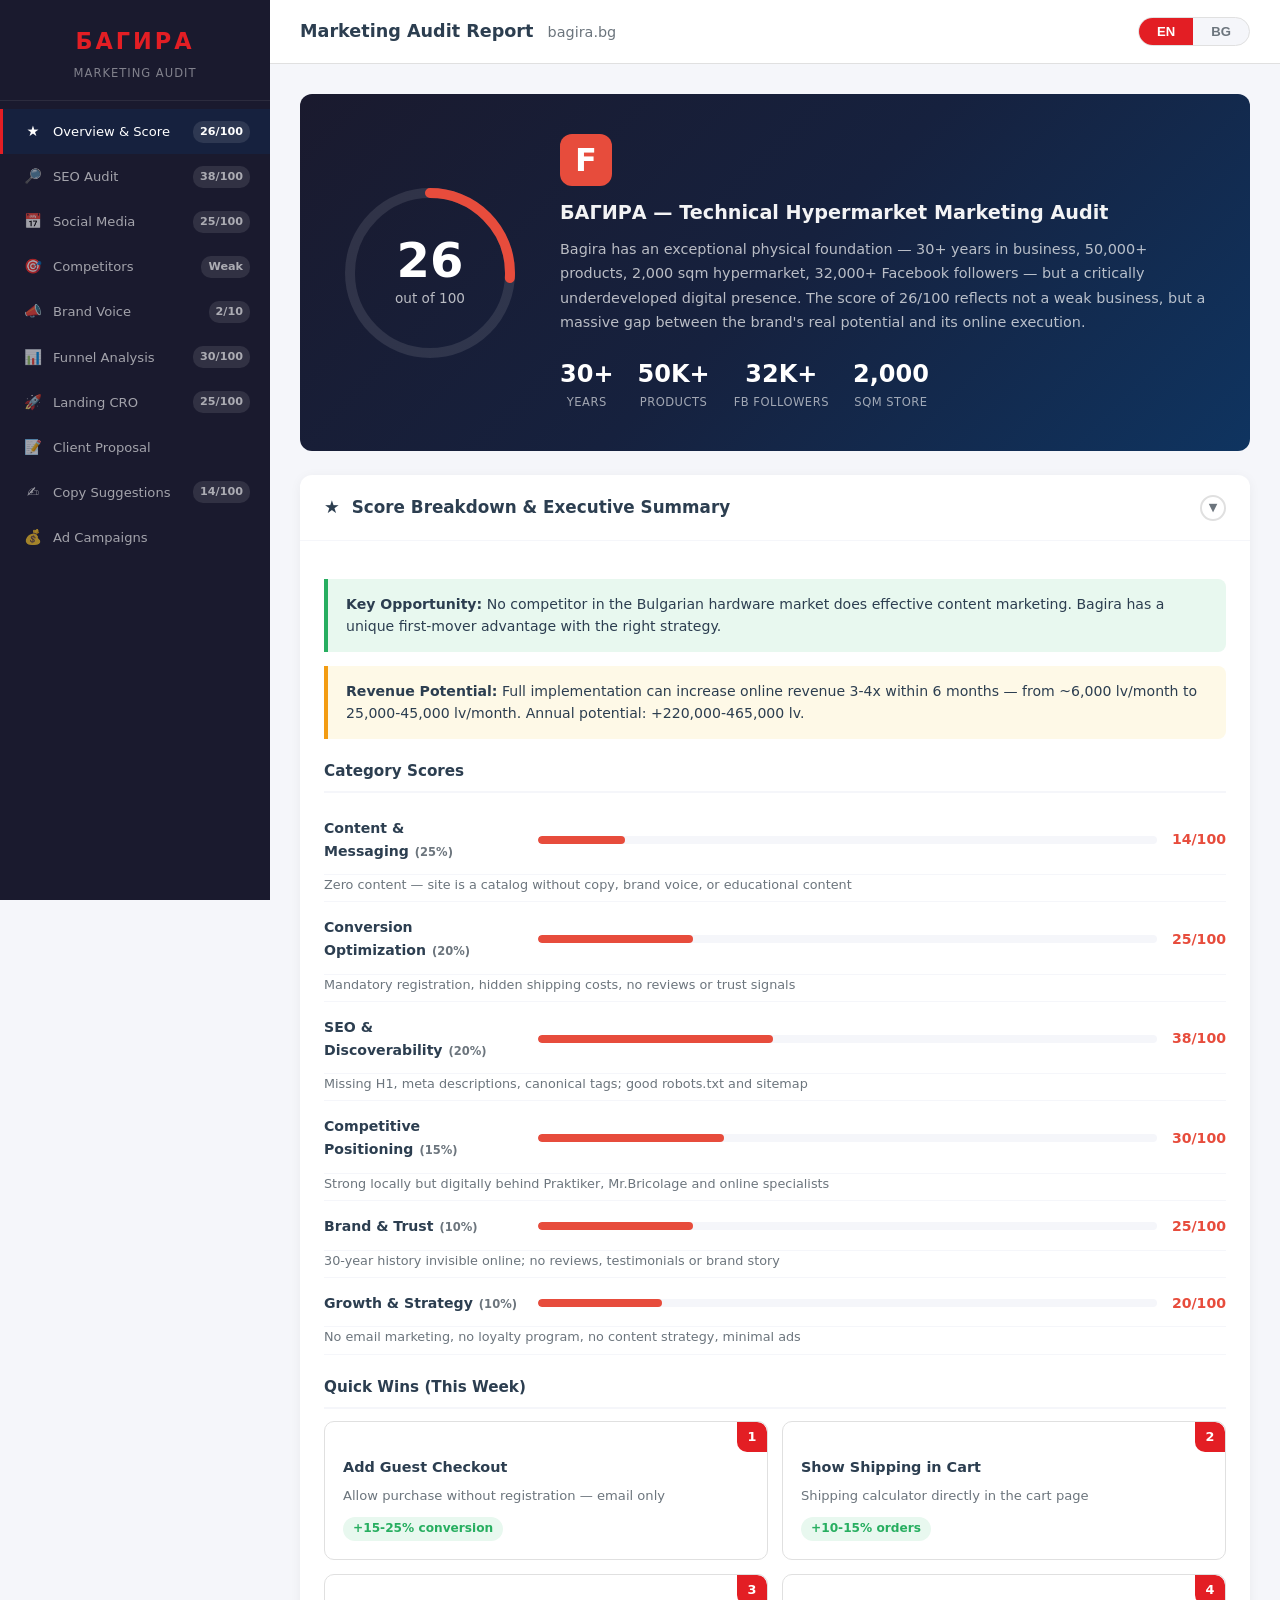
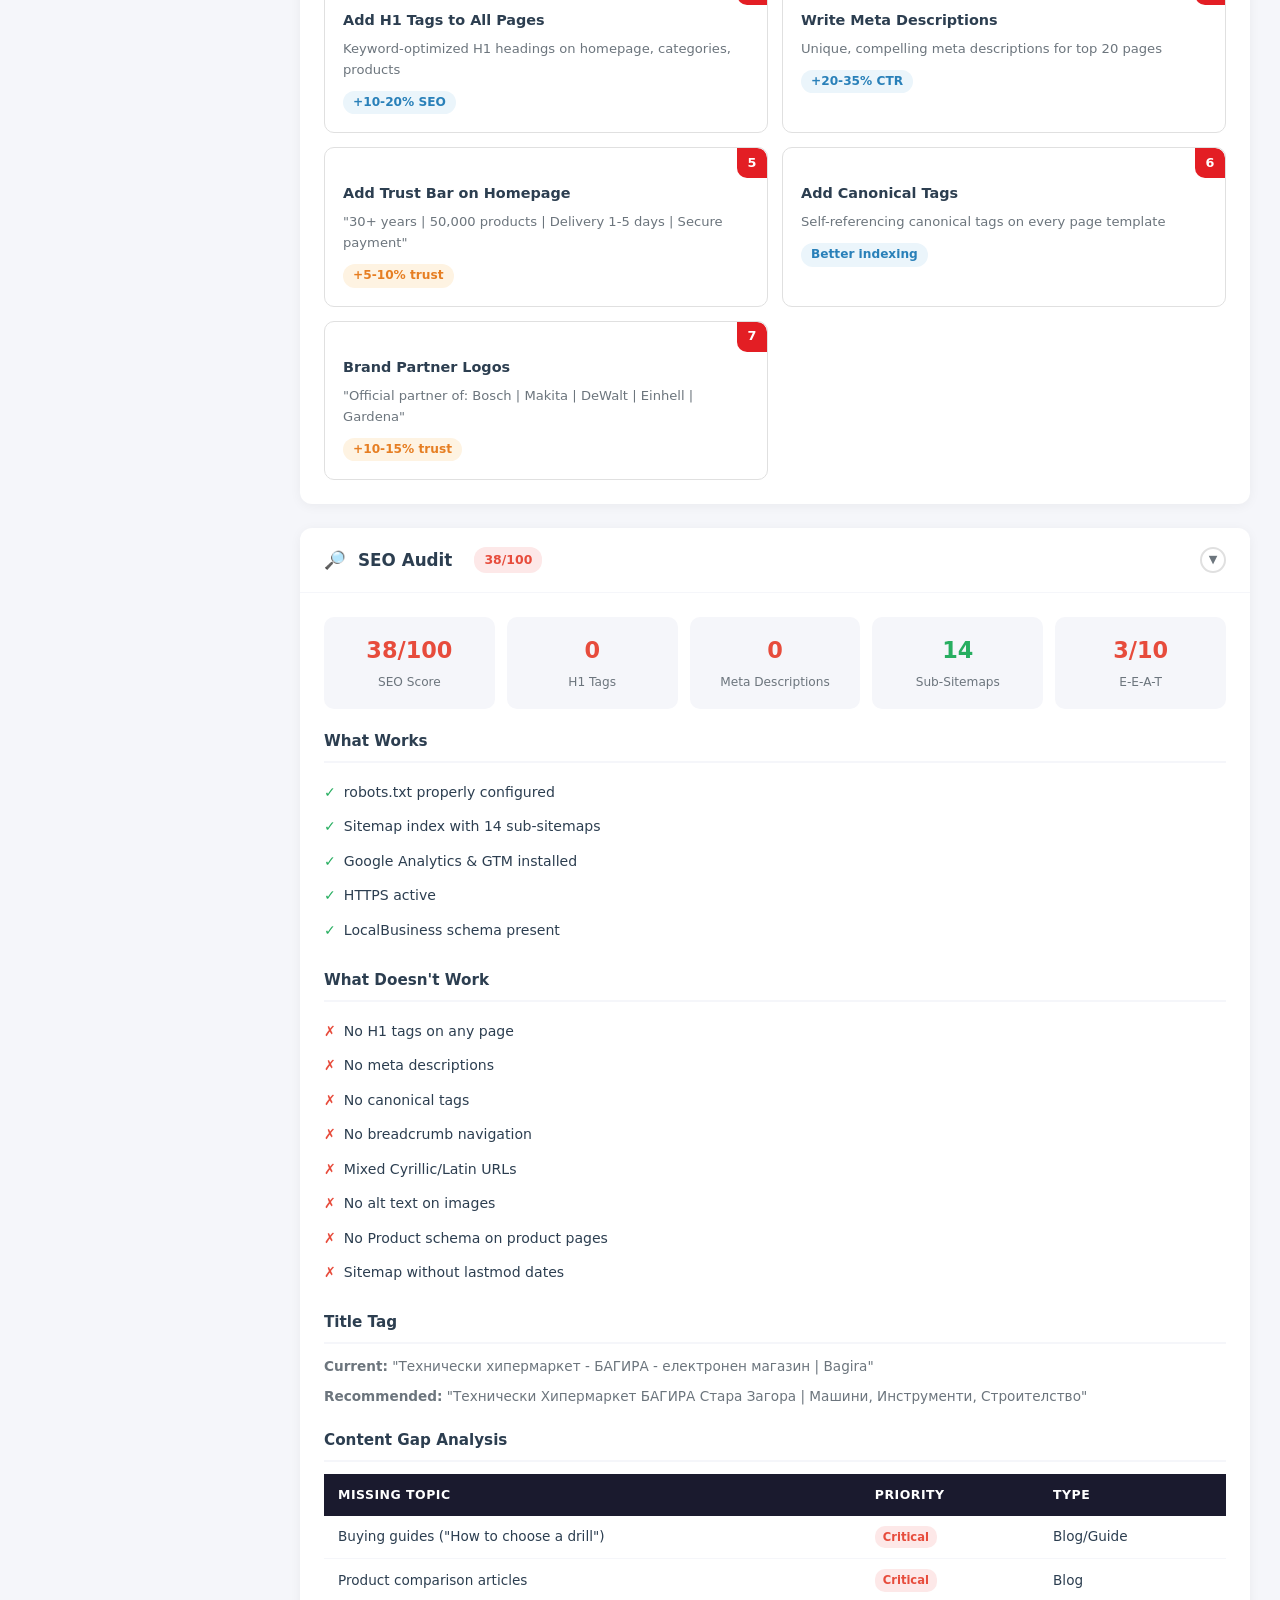
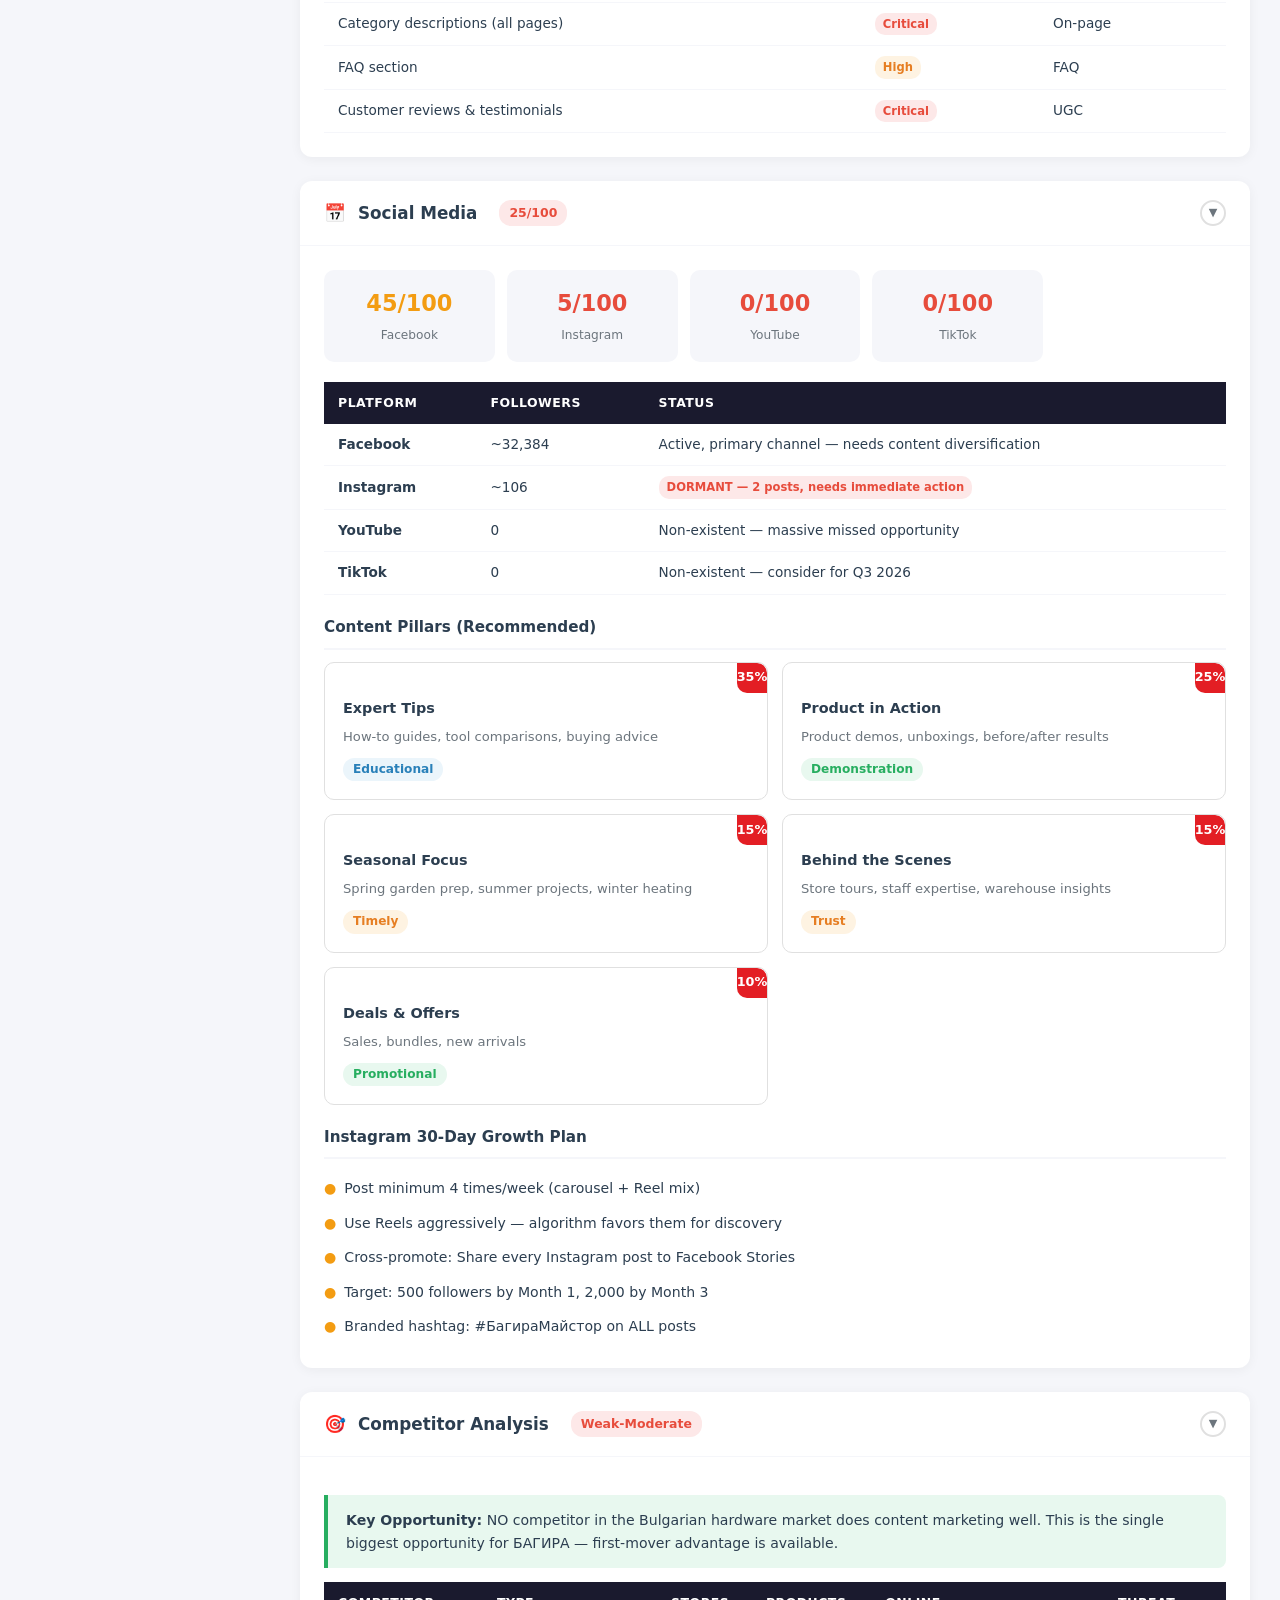
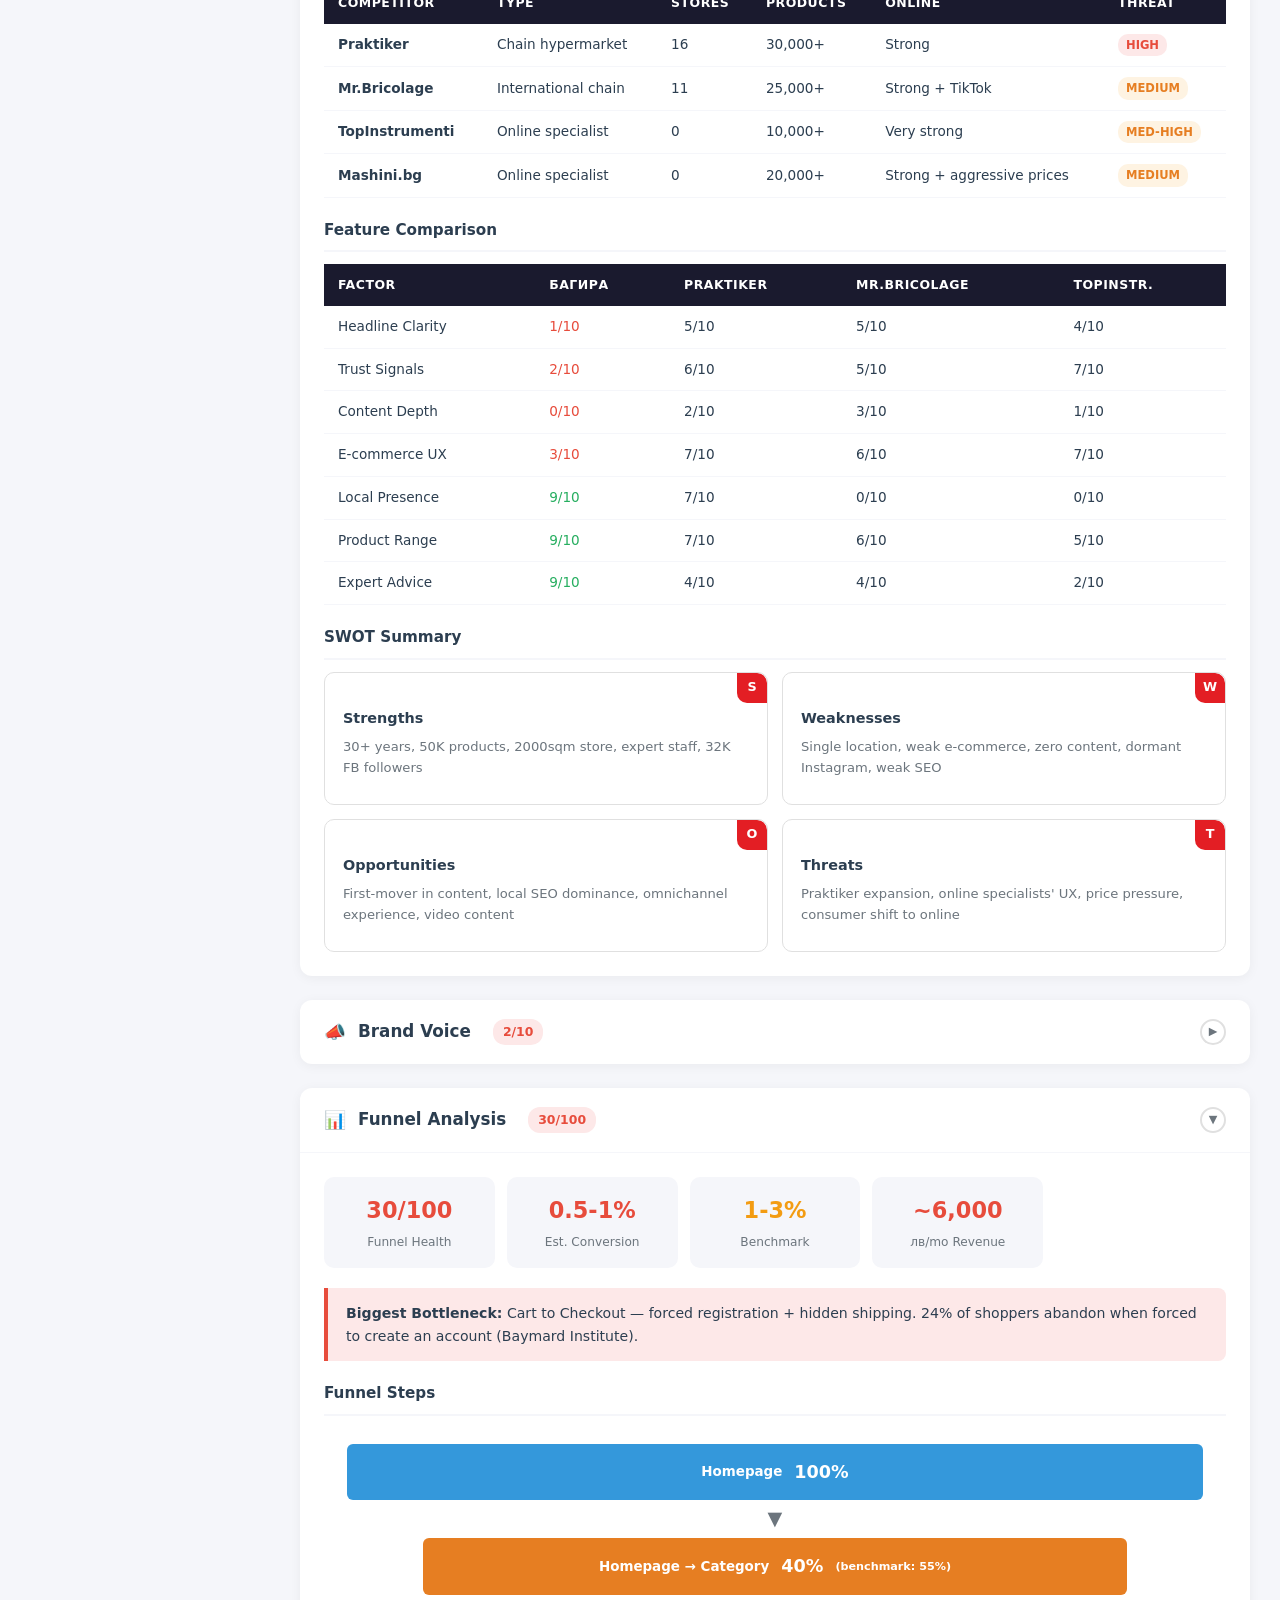
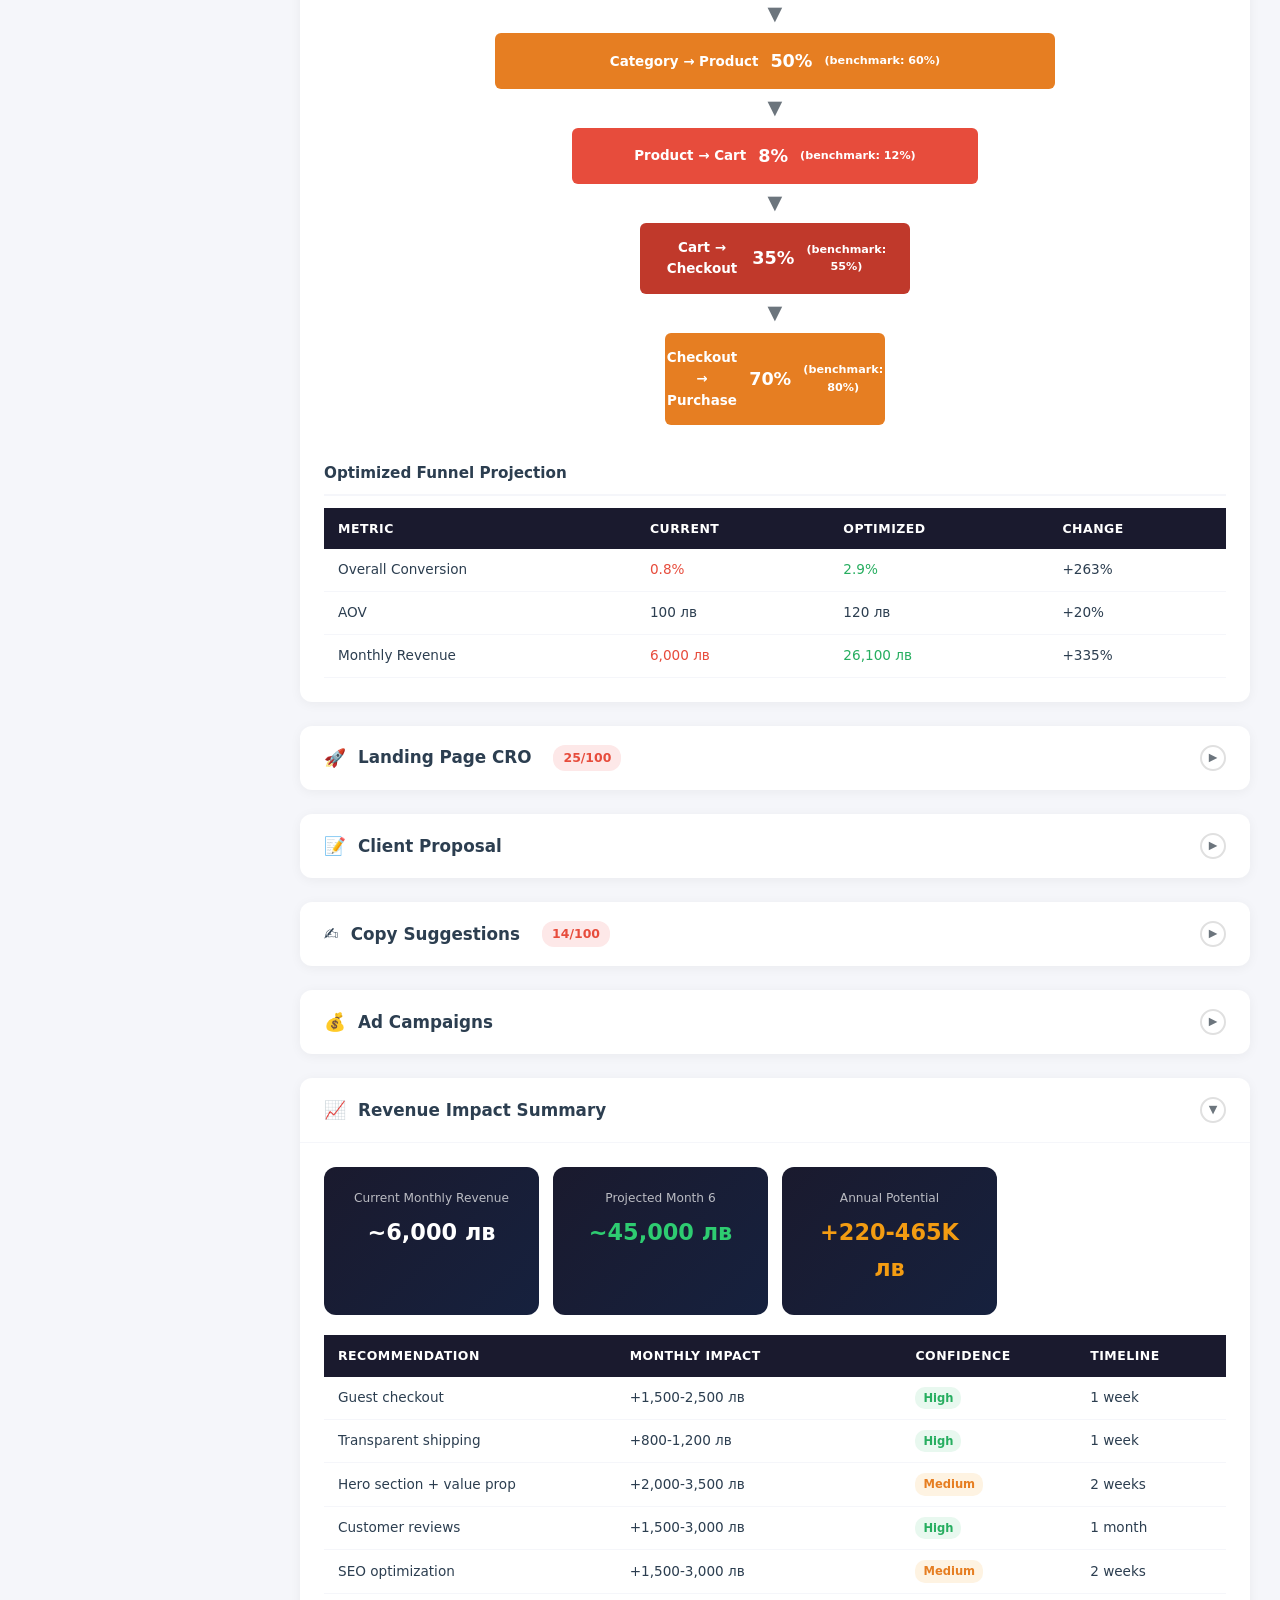
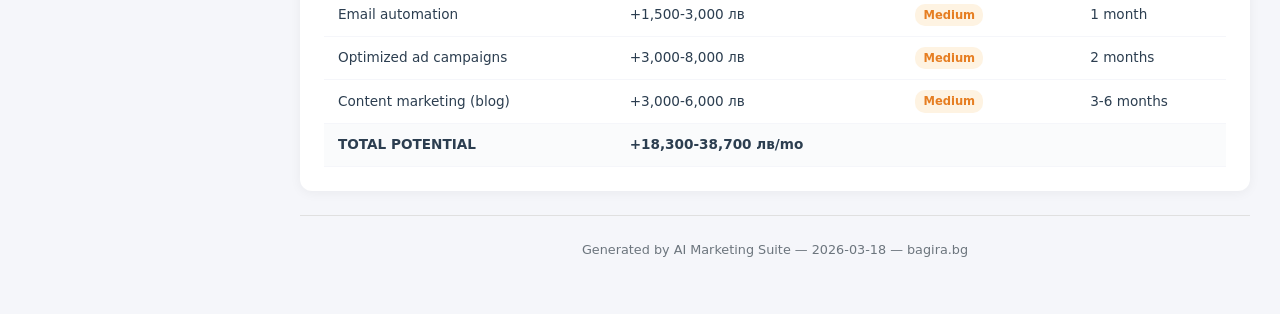
<file: index.html>
<!DOCTYPE html>
<html lang="en">
<head>
<meta charset="UTF-8">
<meta name="viewport" content="width=device-width, initial-scale=1.0">
<title>BAGIRA Marketing Audit Report</title>
<style>
:root {
  --accent: #e31e24;
  --accent-dark: #b8181d;
  --sidebar-bg: #1a1a2e;
  --sidebar-hover: #16213e;
  --content-bg: #f5f6fa;
  --card-bg: #ffffff;
  --text-primary: #2c3e50;
  --text-secondary: #6c757d;
  --border: #e0e0e0;
  --success: #27ae60;
  --warning: #f39c12;
  --danger: #e74c3c;
  --yellow: #f1c40f;
  --sidebar-w: 270px;
  --header-h: 64px;
}
*, *::before, *::after { box-sizing: border-box; margin: 0; padding: 0; }
html { scroll-behavior: smooth; }
body { font-family: 'Segoe UI', system-ui, -apple-system, sans-serif; background: var(--content-bg); color: var(--text-primary); line-height: 1.6; }

/* Sidebar */
.sidebar {
  position: fixed; top: 0; left: 0; width: var(--sidebar-w); height: 100vh;
  background: var(--sidebar-bg); color: #fff; z-index: 1000;
  display: flex; flex-direction: column; transition: transform .3s ease;
  overflow-y: auto;
}
.sidebar-brand { padding: 24px 20px 18px; text-align: center; border-bottom: 1px solid rgba(255,255,255,.08); }
.sidebar-brand h2 { font-size: 1.4rem; font-weight: 800; letter-spacing: 3px; color: var(--accent); }
.sidebar-brand small { color: rgba(255,255,255,.45); font-size: .72rem; display: block; margin-top: 4px; letter-spacing: 1px; text-transform: uppercase; }
.sidebar-nav { flex: 1; padding: 8px 0; }
.sidebar-nav a {
  display: flex; align-items: center; gap: 10px; padding: 11px 20px; color: rgba(255,255,255,.6);
  text-decoration: none; font-size: .82rem; transition: all .2s;
  border-left: 3px solid transparent;
}
.sidebar-nav a:hover, .sidebar-nav a.active {
  background: var(--sidebar-hover); color: #fff; border-left-color: var(--accent);
}
.sidebar-nav .nav-icon { font-size: .9rem; width: 20px; text-align: center; flex-shrink: 0; }
.sidebar-nav .nav-score {
  margin-left: auto; font-size: .7rem; font-weight: 700; padding: 2px 7px;
  border-radius: 10px; background: rgba(255,255,255,.1);
}

/* Hamburger */
.hamburger {
  display: none; position: fixed; top: 14px; left: 14px; z-index: 1100;
  background: var(--sidebar-bg); border: none; color: #fff; width: 40px; height: 40px;
  border-radius: 8px; cursor: pointer; font-size: 1.4rem; align-items: center; justify-content: center;
}
.overlay { display: none; position: fixed; inset: 0; background: rgba(0,0,0,.5); z-index: 999; }

/* Header */
.main-header {
  position: fixed; top: 0; left: var(--sidebar-w); right: 0; height: var(--header-h);
  background: #fff; border-bottom: 1px solid var(--border); z-index: 900;
  display: flex; align-items: center; justify-content: space-between; padding: 0 30px;
}
.main-header h1 { font-size: 1.1rem; color: var(--text-primary); }
.main-header h1 span { color: var(--text-secondary); font-weight: 400; font-size: .9rem; margin-left: 8px; }
.lang-toggle {
  display: flex; align-items: center; gap: 0;
  background: var(--content-bg); border-radius: 20px; overflow: hidden; border: 1px solid var(--border);
}
.lang-btn {
  padding: 6px 18px; border: none; background: transparent; cursor: pointer;
  font-weight: 700; font-size: .82rem; color: var(--text-secondary); transition: all .2s;
}
.lang-btn.active { background: var(--accent); color: #fff; }

/* Content */
.content { margin-left: var(--sidebar-w); margin-top: var(--header-h); padding: 30px; max-width: 1100px; }

/* Section cards */
.section { background: var(--card-bg); border-radius: 12px; margin-bottom: 24px; box-shadow: 0 2px 12px rgba(0,0,0,.05); overflow: hidden; }
.section-header {
  display: flex; align-items: center; justify-content: space-between;
  padding: 18px 24px; cursor: pointer; user-select: none;
  transition: background .2s;
}
.section-header:hover { background: #fafbfc; }
.section-header h2 { font-size: 1.05rem; display: flex; align-items: center; gap: 12px; }
.section-header h2 .sec-icon { font-size: 1.1rem; }
.section-header .sec-score {
  font-size: .78rem; font-weight: 700; padding: 3px 10px; border-radius: 12px; margin-left: 10px;
}
.sec-score.red { background: #fde8e8; color: var(--danger); }
.sec-score.orange { background: #fef3e2; color: #e67e22; }
.sec-score.yellow { background: #fef9e7; color: #b7950b; }
.sec-score.green { background: #e8f8ef; color: var(--success); }
.section-toggle {
  width: 26px; height: 26px; border-radius: 50%; border: 2px solid var(--border);
  display: flex; align-items: center; justify-content: center; transition: transform .3s;
  font-size: .7rem; color: var(--text-secondary); flex-shrink: 0;
}
.section.collapsed .section-toggle { transform: rotate(-90deg); }
.section-body { padding: 24px; border-top: 1px solid var(--content-bg); }
.section.collapsed .section-body { display: none; }

/* Overall Score Hero */
.hero-score {
  background: linear-gradient(135deg, #1a1a2e 0%, #16213e 50%, #0f3460 100%);
  border-radius: 12px; padding: 40px; color: #fff; margin-bottom: 24px;
  display: flex; align-items: center; gap: 40px; flex-wrap: wrap;
}
.score-ring { position: relative; width: 180px; height: 180px; flex-shrink: 0; }
.score-ring svg { width: 180px; height: 180px; transform: rotate(-90deg); }
.score-ring circle { fill: none; stroke-width: 10; }
.score-ring .ring-bg { stroke: rgba(255,255,255,.1); }
.score-ring .ring-fg { stroke: var(--danger); stroke-dasharray: 502; stroke-linecap: round; transition: stroke-dashoffset .8s ease; }
.score-ring .ring-text {
  position: absolute; inset: 0; display: flex; flex-direction: column;
  align-items: center; justify-content: center;
}
.score-ring .ring-val { font-size: 3rem; font-weight: 800; line-height: 1; }
.score-ring .ring-sub { font-size: .85rem; opacity: .7; margin-top: 4px; }
.hero-info { flex: 1; min-width: 250px; }
.hero-info .grade-badge {
  display: inline-block; background: var(--danger); color: #fff;
  font-size: 2rem; font-weight: 800; width: 52px; height: 52px;
  border-radius: 12px; text-align: center; line-height: 52px; margin-bottom: 12px;
}
.hero-info h3 { font-size: 1.2rem; font-weight: 600; margin-bottom: 8px; opacity: .95; }
.hero-info p { font-size: .9rem; opacity: .7; line-height: 1.7; }
.hero-stats { display: flex; gap: 24px; margin-top: 20px; flex-wrap: wrap; }
.hero-stat { text-align: center; }
.hero-stat .hs-val { font-size: 1.5rem; font-weight: 800; }
.hero-stat .hs-label { font-size: .72rem; opacity: .6; text-transform: uppercase; letter-spacing: .5px; }

/* Score bars */
.score-row { display: flex; align-items: center; gap: 14px; padding: 12px 0; border-bottom: 1px solid var(--content-bg); }
.score-row:last-child { border-bottom: none; }
.score-row .sr-label { width: 200px; font-weight: 600; font-size: .88rem; flex-shrink: 0; }
.score-row .sr-bar-wrap { flex: 1; height: 8px; background: var(--content-bg); border-radius: 4px; overflow: hidden; min-width: 80px; }
.score-row .sr-bar { height: 100%; border-radius: 4px; transition: width .8s ease; }
.score-row .sr-val { width: 55px; text-align: right; font-weight: 700; font-size: .88rem; flex-shrink: 0; }
.bar-red { background: var(--danger); }
.bar-orange { background: var(--warning); }
.bar-yellow { background: var(--yellow); }
.bar-green { background: var(--success); }
.text-red { color: var(--danger); }
.text-orange { color: var(--warning); }
.text-yellow { color: #b7950b; }
.text-green { color: var(--success); }

/* Subsection */
.subsection { margin-top: 20px; }
.subsection h3 { font-size: .95rem; font-weight: 700; margin-bottom: 12px; padding-bottom: 8px; border-bottom: 2px solid var(--content-bg); }
.subsection h4 { font-size: .88rem; font-weight: 700; margin: 16px 0 8px; color: var(--text-primary); }

/* Cards grid */
.card-grid { display: grid; grid-template-columns: repeat(auto-fill, minmax(300px, 1fr)); gap: 14px; }
.rec-card {
  border: 1px solid var(--border); border-radius: 10px; padding: 18px;
  transition: box-shadow .2s; position: relative; overflow: hidden;
}
.rec-card:hover { box-shadow: 0 4px 16px rgba(0,0,0,.08); }
.rec-card .rc-num {
  position: absolute; top: 0; right: 0; background: var(--accent); color: #fff;
  width: 30px; height: 30px; display: flex; align-items: center; justify-content: center;
  border-radius: 0 10px 0 10px; font-weight: 700; font-size: .8rem;
}
.rec-card h4 { font-size: .9rem; margin-bottom: 6px; padding-right: 34px; }
.rec-card p { font-size: .82rem; color: var(--text-secondary); margin-bottom: 8px; }
.rec-card .rc-impact {
  display: inline-block; padding: 2px 10px; border-radius: 12px;
  font-size: .76rem; font-weight: 700;
}
.rc-impact.green { background: #e8f8ef; color: var(--success); }
.rc-impact.orange { background: #fef3e2; color: #e67e22; }
.rc-impact.blue { background: #ebf5fb; color: #2980b9; }

/* Tables */
.resp-table { width: 100%; overflow-x: auto; }
.resp-table table { width: 100%; border-collapse: collapse; font-size: .85rem; min-width: 500px; }
.resp-table th {
  background: var(--sidebar-bg); color: #fff; padding: 11px 14px; text-align: left;
  font-weight: 600; font-size: .78rem; text-transform: uppercase; letter-spacing: .5px;
}
.resp-table td { padding: 10px 14px; border-bottom: 1px solid var(--content-bg); }
.resp-table tr:hover td { background: #fafbfc; }
.badge { display: inline-block; padding: 2px 8px; border-radius: 10px; font-size: .72rem; font-weight: 700; }
.badge-red { background: #fde8e8; color: var(--danger); }
.badge-orange { background: #fef3e2; color: #e67e22; }
.badge-green { background: #e8f8ef; color: var(--success); }
.badge-blue { background: #ebf5fb; color: #2980b9; }

/* Stat cards */
.stat-grid { display: grid; grid-template-columns: repeat(auto-fill, minmax(150px, 1fr)); gap: 12px; }
.stat-card {
  background: var(--content-bg); border-radius: 10px; padding: 16px; text-align: center;
}
.stat-card .sv { font-size: 1.4rem; font-weight: 800; }
.stat-card .sl { font-size: .76rem; color: var(--text-secondary); margin-top: 4px; }

/* Funnel */
.funnel-wrap { display: flex; flex-direction: column; align-items: center; gap: 4px; padding: 16px 0; }
.funnel-step {
  display: flex; align-items: center; justify-content: center; gap: 12px;
  padding: 14px 24px; color: #fff; font-weight: 600; font-size: .84rem;
  border-radius: 6px; text-align: center;
}
.funnel-step .fs-pct { font-size: 1.1rem; font-weight: 800; }
.funnel-arrow { color: var(--text-secondary); font-size: 1.2rem; }

/* Revenue cards */
.rev-grid { display: grid; grid-template-columns: repeat(auto-fill, minmax(200px, 1fr)); gap: 14px; }
.rev-card {
  background: linear-gradient(135deg, #1a1a2e, #16213e); color: #fff;
  border-radius: 12px; padding: 22px; text-align: center;
}
.rev-card .rv { font-size: 1.4rem; font-weight: 800; margin: 6px 0; }
.rev-card .rl { font-size: .76rem; opacity: .7; }

/* Key finding callout */
.callout {
  background: #fef9e7; border-left: 4px solid var(--warning); padding: 14px 18px;
  border-radius: 0 8px 8px 0; margin: 14px 0; font-size: .88rem;
}
.callout.danger { background: #fde8e8; border-left-color: var(--danger); }
.callout.success { background: #e8f8ef; border-left-color: var(--success); }
.callout strong { color: var(--text-primary); }

/* Check list */
.check-list { list-style: none; }
.check-list li { padding: 6px 0; font-size: .88rem; display: flex; align-items: flex-start; gap: 8px; }
.check-list .icon-pass { color: var(--success); font-weight: 700; }
.check-list .icon-fail { color: var(--danger); font-weight: 700; }
.check-list .icon-warn { color: var(--warning); font-weight: 700; }

/* Exec text */
.exec-text { font-size: .92rem; line-height: 1.8; color: var(--text-secondary); }
.exec-text strong { color: var(--text-primary); }

/* Footer */
.footer {
  text-align: center; padding: 24px; color: var(--text-secondary); font-size: .8rem;
  border-top: 1px solid var(--border); margin-top: 10px;
}

/* Print */
@media print {
  .sidebar, .hamburger, .overlay, .main-header, .lang-toggle, .section-toggle { display: none !important; }
  .content { margin: 0 !important; padding: 10px !important; max-width: none; }
  .section { break-inside: avoid; box-shadow: none; border: 1px solid #ddd; }
  .section.collapsed .section-body { display: block !important; }
  .hero-score { color: #000 !important; background: #f5f5f5 !important; -webkit-print-color-adjust: exact; print-color-adjust: exact; }
}

/* Responsive */
@media (max-width: 1024px) { :root { --sidebar-w: 240px; } }
@media (max-width: 768px) {
  .sidebar { transform: translateX(-100%); width: 280px; }
  .sidebar.open { transform: translateX(0); }
  .overlay.open { display: block; }
  .hamburger { display: flex; }
  .main-header { left: 0; padding: 0 14px 0 62px; }
  .main-header h1 { font-size: .9rem; }
  .main-header h1 span { display: none; }
  .content { margin-left: 0; padding: 20px 14px; }
  .hero-score { flex-direction: column; align-items: center; text-align: center; padding: 30px 20px; }
  .score-row { flex-wrap: wrap; }
  .score-row .sr-label { width: 100%; font-size: .82rem; }
  .card-grid { grid-template-columns: 1fr; }
  .stat-grid { grid-template-columns: repeat(2, 1fr); }
  .rev-grid { grid-template-columns: 1fr; }
}

/* Scrollbar */
.sidebar::-webkit-scrollbar { width: 4px; }
.sidebar::-webkit-scrollbar-thumb { background: rgba(255,255,255,.15); border-radius: 2px; }
</style>
</head>
<body>

<button class="hamburger" onclick="toggleSidebar()" aria-label="Menu">&#9776;</button>
<div class="overlay" id="overlay" onclick="toggleSidebar()"></div>

<nav class="sidebar" id="sidebar">
  <div class="sidebar-brand">
    <h2>&#1041;&#1040;&#1043;&#1048;&#1056;&#1040;</h2>
    <small id="sbSub">Marketing Audit</small>
  </div>
  <div class="sidebar-nav" id="sidebarNav"></div>
</nav>

<header class="main-header">
  <h1 id="headerTitle">Marketing Audit Report <span>bagira.bg</span></h1>
  <div class="lang-toggle">
    <button class="lang-btn active" id="btnEN" onclick="setLang('en')">EN</button>
    <button class="lang-btn" id="btnBG" onclick="setLang('bg')">BG</button>
  </div>
</header>

<main class="content" id="mc"></main>

<script>
let lang = 'en';
const L = (en, bg) => lang === 'bg' ? bg : en;

function scoreColor(s) {
  if (s < 40) return 'red';
  if (s <= 60) return 'orange';
  if (s <= 75) return 'yellow';
  return 'green';
}
function barCls(s) { return 'bar-' + scoreColor(s); }
function txtCls(s) { return 'text-' + scoreColor(s); }

const NAV = [
  { id: 'overview', icon: '&#9733;', en: 'Overview & Score', bg: 'Преглед и Оценка', score: '26/100' },
  { id: 'seo', icon: '&#128270;', en: 'SEO Audit', bg: 'SEO Одит', score: '38/100' },
  { id: 'social', icon: '&#128197;', en: 'Social Media', bg: 'Социални Медии', score: '25/100' },
  { id: 'competitors', icon: '&#127919;', en: 'Competitors', bg: 'Конкуренция', score: 'Weak' },
  { id: 'brand', icon: '&#128227;', en: 'Brand Voice', bg: 'Бранд Глас', score: '2/10' },
  { id: 'funnel', icon: '&#128202;', en: 'Funnel Analysis', bg: 'Фуния Анализ', score: '30/100' },
  { id: 'cro', icon: '&#128640;', en: 'Landing CRO', bg: 'CRO Анализ', score: '25/100' },
  { id: 'proposal', icon: '&#128221;', en: 'Client Proposal', bg: 'Предложение', score: '' },
  { id: 'copy', icon: '&#9997;', en: 'Copy Suggestions', bg: 'Копирайтинг', score: '14/100' },
  { id: 'ads', icon: '&#128176;', en: 'Ad Campaigns', bg: 'Рекламни Кампании', score: '' },
];

function buildNav() {
  const nav = document.getElementById('sidebarNav');
  nav.innerHTML = NAV.map(n => {
    const lbl = L(n.en, n.bg);
    const sc = n.score ? `<span class="nav-score">${n.score}</span>` : '';
    return `<a href="#${n.id}" onclick="closeSidebar()"><span class="nav-icon">${n.icon}</span>${lbl}${sc}</a>`;
  }).join('');
}

function render() {
  document.getElementById('headerTitle').innerHTML = L(
    'Marketing Audit Report <span>bagira.bg</span>',
    'Маркетинг Одит Доклад <span>bagira.bg</span>'
  );
  document.getElementById('sbSub').textContent = L('Marketing Audit', 'Маркетинг Одит');
  buildNav();

  const mc = document.getElementById('mc');
  let h = '';

  // ============ HERO SCORE ============
  const dashOff = 502 - (502 * 26 / 100);
  h += `
  <div class="hero-score" id="overview">
    <div class="score-ring">
      <svg viewBox="0 0 180 180"><circle class="ring-bg" cx="90" cy="90" r="80"/><circle class="ring-fg" cx="90" cy="90" r="80" style="stroke-dashoffset:${dashOff}"/></svg>
      <div class="ring-text"><div class="ring-val">26</div><div class="ring-sub">${L('out of 100','от 100')}</div></div>
    </div>
    <div class="hero-info">
      <div class="grade-badge">F</div>
      <h3>${L('БАГИРА — Technical Hypermarket Marketing Audit','БАГИРА — Одит на Маркетинга на Технически Хипермаркет')}</h3>
      <p>${L(
        'Bagira has an exceptional physical foundation — 30+ years in business, 50,000+ products, 2,000 sqm hypermarket, 32,000+ Facebook followers — but a critically underdeveloped digital presence. The score of 26/100 reflects not a weak business, but a massive gap between the brand\'s real potential and its online execution.',
        'БАГИРА е бизнес с изключителен физически фундамент — 30+ години на пазара, 50 000+ продукта, 2000 кв.м. хипермаркет, 32 000+ Facebook последователи — но с критично недоразвито дигитално присъствие. Оценката от 26/100 отразява не слаб бизнес, а огромна пропаст между реалния потенциал на бранда и неговата онлайн реализация.'
      )}</p>
      <div class="hero-stats">
        <div class="hero-stat"><div class="hs-val">30+</div><div class="hs-label">${L('Years','Години')}</div></div>
        <div class="hero-stat"><div class="hs-val">50K+</div><div class="hs-label">${L('Products','Продукти')}</div></div>
        <div class="hero-stat"><div class="hs-val">32K+</div><div class="hs-label">${L('FB Followers','FB Последователи')}</div></div>
        <div class="hero-stat"><div class="hs-val">2,000</div><div class="hs-label">${L('sqm Store','кв.м. Магазин')}</div></div>
      </div>
    </div>
  </div>`;

  // ============ 1. EXECUTIVE & SCORES ============
  h += sec('overview-detail', '&#9733;', L('Score Breakdown & Executive Summary','Разбивка на Оценките и Резюме'), '', false, `
    <div class="callout success"><strong>${L('Key Opportunity:','Ключова Възможност:')}</strong> ${L(
      'No competitor in the Bulgarian hardware market does effective content marketing. Bagira has a unique first-mover advantage with the right strategy.',
      'Нито един конкурент в българския хардуерен пазар не прави ефективен контент маркетинг. БАГИРА има уникална възможност да заеме позицията на дигитален лидер с правилната стратегия.'
    )}</div>
    <div class="callout"><strong>${L('Revenue Potential:','Потенциал за Приходи:')}</strong> ${L(
      'Full implementation can increase online revenue 3-4x within 6 months — from ~6,000 lv/month to 25,000-45,000 lv/month. Annual potential: +220,000-465,000 lv.',
      'Пълната имплементация може да увеличи онлайн приходите 3-4 пъти в рамките на 6 месеца — от ~6 000 лв/месец до 25 000-45 000 лв/месец. Годишен потенциал: +220 000-465 000 лв.'
    )}</div>
    <div class="subsection"><h3>${L('Category Scores','Оценки по Категории')}</h3>
    ${scoreBar(L('Content & Messaging','Съдържание и Комуникация'), 14, 25, L('Zero content — site is a catalog without copy, brand voice, or educational content','Нулево съдържание — сайтът е каталог без копи, бранд глас или образователно съдържание'))}
    ${scoreBar(L('Conversion Optimization','Оптимизация на Конверсията'), 25, 20, L('Mandatory registration, hidden shipping costs, no reviews or trust signals','Задължителна регистрация, скрити разходи за доставка, липса на ревюта и trust signals'))}
    ${scoreBar(L('SEO & Discoverability','SEO и Откритност'), 38, 20, L('Missing H1, meta descriptions, canonical tags; good robots.txt and sitemap','Липсват H1, мета описания, канонични тагове; добра robots.txt и sitemap структура'))}
    ${scoreBar(L('Competitive Positioning','Конкурентно Позициониране'), 30, 15, L('Strong locally but digitally behind Praktiker, Mr.Bricolage and online specialists','Силно локално присъствие, но дигитално изостава от Praktiker, Mr.Bricolage и онлайн специалисти'))}
    ${scoreBar(L('Brand & Trust','Марка и Доверие'), 25, 10, L('30-year history invisible online; no reviews, testimonials or brand story','30-годишна история е невидима онлайн; няма ревюта, тестимониали или бранд история'))}
    ${scoreBar(L('Growth & Strategy','Растеж и Стратегия'), 20, 10, L('No email marketing, no loyalty program, no content strategy, minimal ads','Няма имейл маркетинг, няма лоялност програма, няма контент стратегия, минимални реклами'))}
    </div>
    <div class="subsection"><h3>${L('Quick Wins (This Week)','Бързи Победи (Тази Седмица)')}</h3>
    <div class="card-grid">
      ${qw(1, L('Add Guest Checkout','Добавете Гост Чекаут'), L('Allow purchase without registration — email only','Позволете покупка без регистрация — само с имейл'), '+15-25% conversion', 'green')}
      ${qw(2, L('Show Shipping in Cart','Покажете Доставката в Количката'), L('Shipping calculator directly in the cart page','Калкулатор за доставка директно в cart страницата'), '+10-15% orders', 'green')}
      ${qw(3, L('Add H1 Tags to All Pages','Добавете H1 Тагове на Всички Страници'), L('Keyword-optimized H1 headings on homepage, categories, products','Keyword-оптимизирани H1 заглавия на начална, категории, продукти'), '+10-20% SEO', 'blue')}
      ${qw(4, L('Write Meta Descriptions','Напишете Мета Описания'), L('Unique, compelling meta descriptions for top 20 pages','Уникални мета описания за топ 20 страници'), '+20-35% CTR', 'blue')}
      ${qw(5, L('Add Trust Bar on Homepage','Добавете Trust Bar'), L('"30+ years | 50,000 products | Delivery 1-5 days | Secure payment"','"30+ години | 50 000 продукта | Доставка 1-5 дни | Сигурно плащане"'), '+5-10% trust', 'orange')}
      ${qw(6, L('Add Canonical Tags','Добавете Канонични Тагове'), L('Self-referencing canonical tags on every page template','Self-referencing canonical tags на всяка страница'), L('Better indexing','Подобрено индексиране'), 'blue')}
      ${qw(7, L('Brand Partner Logos','Лога на Бранд Партньори'), L('"Official partner of: Bosch | Makita | DeWalt | Einhell | Gardena"','"Официален партньор на: Bosch | Makita | DeWalt | Einhell | Gardena"'), '+10-15% trust', 'orange')}
    </div></div>
  `);

  // ============ 2. SEO AUDIT ============
  h += sec('seo', '&#128270;', L('SEO Audit','SEO Одит'), '38/100', false, `
    <div class="stat-grid" style="margin-bottom:20px">
      <div class="stat-card"><div class="sv ${txtCls(38)}">38/100</div><div class="sl">${L('SEO Score','SEO Оценка')}</div></div>
      <div class="stat-card"><div class="sv text-red">0</div><div class="sl">${L('H1 Tags','H1 Тагове')}</div></div>
      <div class="stat-card"><div class="sv text-red">0</div><div class="sl">${L('Meta Descriptions','Мета Описания')}</div></div>
      <div class="stat-card"><div class="sv text-green">14</div><div class="sl">${L('Sub-Sitemaps','Под-Карти')}</div></div>
      <div class="stat-card"><div class="sv text-red">3/10</div><div class="sl">E-E-A-T</div></div>
    </div>
    <div class="subsection"><h3>${L('What Works','Какво Работи')}</h3>
    <ul class="check-list">
      <li><span class="icon-pass">&#10003;</span> ${L('robots.txt properly configured','robots.txt е правилно конфигуриран')}</li>
      <li><span class="icon-pass">&#10003;</span> ${L('Sitemap index with 14 sub-sitemaps','Sitemap index с 14 sub-sitemaps')}</li>
      <li><span class="icon-pass">&#10003;</span> ${L('Google Analytics & GTM installed','Google Analytics и GTM инсталирани')}</li>
      <li><span class="icon-pass">&#10003;</span> ${L('HTTPS active','HTTPS активен')}</li>
      <li><span class="icon-pass">&#10003;</span> ${L('LocalBusiness schema present','LocalBusiness schema присъства')}</li>
    </ul></div>
    <div class="subsection"><h3>${L('What Doesn\'t Work','Какво Не Работи')}</h3>
    <ul class="check-list">
      <li><span class="icon-fail">&#10007;</span> ${L('No H1 tags on any page','Няма H1 тагове')}</li>
      <li><span class="icon-fail">&#10007;</span> ${L('No meta descriptions','Няма мета описания')}</li>
      <li><span class="icon-fail">&#10007;</span> ${L('No canonical tags','Няма канонични тагове')}</li>
      <li><span class="icon-fail">&#10007;</span> ${L('No breadcrumb navigation','Няма breadcrumb навигация')}</li>
      <li><span class="icon-fail">&#10007;</span> ${L('Mixed Cyrillic/Latin URLs','Смесени Cyrillic/Latin URL-и')}</li>
      <li><span class="icon-fail">&#10007;</span> ${L('No alt text on images','Няма alt текст на изображения')}</li>
      <li><span class="icon-fail">&#10007;</span> ${L('No Product schema on product pages','Няма Product schema на продуктови страници')}</li>
      <li><span class="icon-fail">&#10007;</span> ${L('Sitemap without lastmod dates','Sitemap без lastmod дати')}</li>
    </ul></div>
    <div class="subsection"><h3>${L('Title Tag','Title Tag')}</h3>
    <p style="font-size:.85rem;color:var(--text-secondary);margin-bottom:8px"><strong>${L('Current:','Текущо:')}</strong> "Технически хипермаркет - БАГИРА - електронен магазин | Bagira"</p>
    <p style="font-size:.85rem;color:var(--text-secondary)"><strong>${L('Recommended:','Препоръчано:')}</strong> "Технически Хипермаркет БАГИРА Стара Загора | Машини, Инструменти, Строителство"</p>
    </div>
    <div class="subsection"><h3>${L('Content Gap Analysis','Анализ на Липсващо Съдържание')}</h3>
    <div class="resp-table"><table>
      <thead><tr><th>${L('Missing Topic','Липсваща Тема')}</th><th>${L('Priority','Приоритет')}</th><th>${L('Type','Тип')}</th></tr></thead>
      <tbody>
        <tr><td>${L('Buying guides ("How to choose a drill")','Ръководства за покупка ("Как да изберем бормашина")')}</td><td><span class="badge badge-red">${L('Critical','Критичен')}</span></td><td>Blog/Guide</td></tr>
        <tr><td>${L('Product comparison articles','Статии за сравнение на продукти')}</td><td><span class="badge badge-red">${L('Critical','Критичен')}</span></td><td>Blog</td></tr>
        <tr><td>${L('Category descriptions (all pages)','Описания на категории (всички)')}</td><td><span class="badge badge-red">${L('Critical','Критичен')}</span></td><td>${L('On-page','На страницата')}</td></tr>
        <tr><td>${L('FAQ section','FAQ секция')}</td><td><span class="badge badge-orange">${L('High','Висок')}</span></td><td>FAQ</td></tr>
        <tr><td>${L('Customer reviews & testimonials','Клиентски отзиви и тестимониали')}</td><td><span class="badge badge-red">${L('Critical','Критичен')}</span></td><td>UGC</td></tr>
      </tbody>
    </table></div></div>
  `);

  // ============ 3. SOCIAL MEDIA ============
  h += sec('social', '&#128197;', L('Social Media','Социални Медии'), '25/100', false, `
    <div class="stat-grid" style="margin-bottom:20px">
      <div class="stat-card"><div class="sv text-orange">45/100</div><div class="sl">Facebook</div></div>
      <div class="stat-card"><div class="sv text-red">5/100</div><div class="sl">Instagram</div></div>
      <div class="stat-card"><div class="sv text-red">0/100</div><div class="sl">YouTube</div></div>
      <div class="stat-card"><div class="sv text-red">0/100</div><div class="sl">TikTok</div></div>
    </div>
    <div class="resp-table"><table>
      <thead><tr><th>${L('Platform','Платформа')}</th><th>${L('Followers','Последователи')}</th><th>${L('Status','Статус')}</th></tr></thead>
      <tbody>
        <tr><td><strong>Facebook</strong></td><td>~32,384</td><td>${L('Active, primary channel — needs content diversification','Активен, основен канал — нужда от разнообразяване на съдържанието')}</td></tr>
        <tr><td><strong>Instagram</strong></td><td>~106</td><td><span class="badge badge-red">${L('DORMANT — 2 posts, needs immediate action','НЕАКТИВЕН — 2 поста, нужно е незабавно действие')}</span></td></tr>
        <tr><td><strong>YouTube</strong></td><td>0</td><td>${L('Non-existent — massive missed opportunity','Несъществуващ — огромна пропусната възможност')}</td></tr>
        <tr><td><strong>TikTok</strong></td><td>0</td><td>${L('Non-existent — consider for Q3 2026','Несъществуващ — да се обмисли за Q3 2026')}</td></tr>
      </tbody>
    </table></div>
    <div class="subsection"><h3>${L('Content Pillars (Recommended)','Стълбове на Съдържанието (Препоръчани)')}</h3>
    <div class="card-grid">
      ${qw('35%', L('Expert Tips','Майстор Съвети'), L('How-to guides, tool comparisons, buying advice','Ръководства, сравнения на инструменти, съвети за покупка'), L('Educational','Образователен'), 'blue')}
      ${qw('25%', L('Product in Action','Продукт в Действие'), L('Product demos, unboxings, before/after results','Продуктови демонстрации, before/after резултати'), L('Demonstration','Демонстрация'), 'green')}
      ${qw('15%', L('Seasonal Focus','Сезонен Фокус'), L('Spring garden prep, summer projects, winter heating','Пролетна градина, летни проекти, зимно отопление'), L('Timely','Навременен'), 'orange')}
      ${qw('15%', L('Behind the Scenes','Зад Кулисите'), L('Store tours, staff expertise, warehouse insights','Обиколки на магазина, експертиза на персонала'), L('Trust','Доверие'), 'orange')}
      ${qw('10%', L('Deals & Offers','Промоции и Оферти'), L('Sales, bundles, new arrivals','Разпродажби, комплекти, нови постъпления'), L('Promotional','Промоционален'), 'green')}
    </div></div>
    <div class="subsection"><h3>${L('Instagram 30-Day Growth Plan','Instagram 30-дневен План за Растеж')}</h3>
    <ul class="check-list">
      <li><span class="icon-warn">&#9679;</span> ${L('Post minimum 4 times/week (carousel + Reel mix)','Публикувайте минимум 4 пъти/седмица (carousel + Reel mix)')}</li>
      <li><span class="icon-warn">&#9679;</span> ${L('Use Reels aggressively — algorithm favors them for discovery','Използвайте Reels агресивно — алгоритъмът ги предпочита')}</li>
      <li><span class="icon-warn">&#9679;</span> ${L('Cross-promote: Share every Instagram post to Facebook Stories','Cross-promote: Споделяйте всеки Instagram пост във Facebook Stories')}</li>
      <li><span class="icon-warn">&#9679;</span> ${L('Target: 500 followers by Month 1, 2,000 by Month 3','Цел: 500 последователи за Месец 1, 2,000 за Месец 3')}</li>
      <li><span class="icon-warn">&#9679;</span> ${L('Branded hashtag: #БагираМайстор on ALL posts','Branded hashtag: #БагираМайстор на ВСИЧКИ постове')}</li>
    </ul></div>
  `);

  // ============ 4. COMPETITORS ============
  h += sec('competitors', '&#127919;', L('Competitor Analysis','Анализ на Конкуренцията'), L('Weak-Moderate','Слаба-Умерена'), false, `
    <div class="callout success"><strong>${L('Key Opportunity:','Ключова Възможност:')}</strong> ${L(
      'NO competitor in the Bulgarian hardware market does content marketing well. This is the single biggest opportunity for БАГИРА — first-mover advantage is available.',
      'НИКОЙ конкурент в българския хардуерен пазар не прави контент маркетинг добре. Това е най-голямата възможност за БАГИРА — first-mover advantage.'
    )}</div>
    <div class="resp-table"><table>
      <thead><tr><th>${L('Competitor','Конкурент')}</th><th>${L('Type','Тип')}</th><th>${L('Stores','Магазини')}</th><th>${L('Products','Продукти')}</th><th>${L('Online','Онлайн')}</th><th>${L('Threat','Заплаха')}</th></tr></thead>
      <tbody>
        <tr><td><strong>Praktiker</strong></td><td>${L('Chain hypermarket','Верига хипермаркети')}</td><td>16</td><td>30,000+</td><td>${L('Strong','Силно')}</td><td><span class="badge badge-red">${L('HIGH','ВИСОКА')}</span></td></tr>
        <tr><td><strong>Mr.Bricolage</strong></td><td>${L('International chain','Международна верига')}</td><td>11</td><td>25,000+</td><td>${L('Strong + TikTok','Силно + TikTok')}</td><td><span class="badge badge-orange">${L('MEDIUM','СРЕДНА')}</span></td></tr>
        <tr><td><strong>TopInstrumenti</strong></td><td>${L('Online specialist','Онлайн специалист')}</td><td>0</td><td>10,000+</td><td>${L('Very strong','Много силно')}</td><td><span class="badge badge-orange">${L('MED-HIGH','СРЕДНА-ВИСОКА')}</span></td></tr>
        <tr><td><strong>Mashini.bg</strong></td><td>${L('Online specialist','Онлайн специалист')}</td><td>0</td><td>20,000+</td><td>${L('Strong + aggressive prices','Силно + агресивни цени')}</td><td><span class="badge badge-orange">${L('MEDIUM','СРЕДНА')}</span></td></tr>
      </tbody>
    </table></div>
    <div class="subsection"><h3>${L('Feature Comparison','Сравнение по Показатели')}</h3>
    <div class="resp-table"><table>
      <thead><tr><th>${L('Factor','Показател')}</th><th>БАГИРА</th><th>Praktiker</th><th>Mr.Bricolage</th><th>TopInstr.</th></tr></thead>
      <tbody>
        <tr><td>${L('Headline Clarity','Яснота на Заглавие')}</td><td class="text-red">1/10</td><td>5/10</td><td>5/10</td><td>4/10</td></tr>
        <tr><td>${L('Trust Signals','Сигнали за Доверие')}</td><td class="text-red">2/10</td><td>6/10</td><td>5/10</td><td>7/10</td></tr>
        <tr><td>${L('Content Depth','Дълбочина на Съдържание')}</td><td class="text-red">0/10</td><td>2/10</td><td>3/10</td><td>1/10</td></tr>
        <tr><td>${L('E-commerce UX','E-commerce UX')}</td><td class="text-red">3/10</td><td>7/10</td><td>6/10</td><td>7/10</td></tr>
        <tr><td>${L('Local Presence','Местно Присъствие')}</td><td class="text-green">9/10</td><td>7/10</td><td>0/10</td><td>0/10</td></tr>
        <tr><td>${L('Product Range','Асортимент')}</td><td class="text-green">9/10</td><td>7/10</td><td>6/10</td><td>5/10</td></tr>
        <tr><td>${L('Expert Advice','Експертен Съвет')}</td><td class="text-green">9/10</td><td>4/10</td><td>4/10</td><td>2/10</td></tr>
      </tbody>
    </table></div></div>
    <div class="subsection"><h3>${L('SWOT Summary','SWOT Обобщение')}</h3>
    <div class="card-grid">
      ${qw('S', L('Strengths','Силни Страни'), L('30+ years, 50K products, 2000sqm store, expert staff, 32K FB followers','30+ години, 50K продукта, 2000кв.м., експертен персонал, 32K FB последователи'), '', 'green')}
      ${qw('W', L('Weaknesses','Слаби Страни'), L('Single location, weak e-commerce, zero content, dormant Instagram, weak SEO','Едно местоположение, слаб e-commerce, нулево съдържание, неактивен Instagram, слабо SEO'), '', 'orange')}
      ${qw('O', L('Opportunities','Възможности'), L('First-mover in content, local SEO dominance, omnichannel experience, video content','Първи в контент маркетинга, локално SEO доминиране, omnichannel опит, видео'), '', 'blue')}
      ${qw('T', L('Threats','Заплахи'), L('Praktiker expansion, online specialists\' UX, price pressure, consumer shift to online','Разширяване на Praktiker, UX на онлайн специалисти, ценови натиск, онлайн тенденция'), '', 'orange')}
    </div></div>
  `);

  // ============ 5. BRAND VOICE ============
  h += sec('brand', '&#128227;', L('Brand Voice','Бранд Глас'), '2/10', true, `
    <div class="callout danger"><strong>${L('Consistency Score: 2/10','Консистентност: 2/10')}</strong> — ${L(
      'There is essentially no brand voice to be consistent with. Every channel uses minimum functional language. The good news: building from scratch means nothing conflicting to fix.',
      'Няма бранд глас, с който да бъде консистентен. Всеки канал използва минимален функционален език. Добрата новина: изграждането от нулата означава, че няма конфликтни неща за поправяне.'
    )}</div>
    <div class="subsection"><h3>${L('Voice Dimensions','Измерения на Гласа')}</h3>
    ${scoreBar(L('Formal <> Casual','Формален <> Неформален'), 30, null, L('Leans formal. No conversational tone, no direct address to customer.','Клони към формалност. Няма разговорен тон, няма директно обръщение.'))}
    ${scoreBar(L('Serious <> Playful','Сериозен <> Игрив'), 20, null, L('Almost entirely serious. No humor, wordplay, or light-hearted elements.','Почти изцяло сериозен. Без хумор или леки елементи.'))}
    ${scoreBar(L('Technical <> Simple','Технически <> Прост'), 40, null, L('Moderately technical — specs without explanation.','Умерено технически — спецификации без обяснение.'))}
    ${scoreBar(L('Reserved <> Bold','Сдържан <> Смел'), 20, null, L('Very reserved. No strong claims despite having genuine differentiators.','Много сдържан. Без силни твърдения въпреки реалните предимства.'))}
    </div>
    <div class="subsection"><h3>${L('Recommended Archetype: The Guide','Препоръчан Архетип: Водачът')}</h3>
    <p style="font-size:.88rem;color:var(--text-secondary)">${L(
      'Bagira should become The Guide — wise, patient, methodical, trustworthy. The brand has 30+ years of experience, expert staff, and massive product range. This experience should translate into helpful, educational communication.',
      'БАГИРА трябва да стане Водачът — мъдър, търпелив, методичен, достоверен. Брандът има 30+ години опит, експертен персонал и масивен асортимент. Този опит трябва да се преведе в полезна, образователна комуникация.'
    )}</p></div>
    <div class="subsection"><h3>${L('Recommended Tagline','Препоръчан Тагланн')}</h3>
    <p style="font-size:1.1rem;font-weight:700;color:var(--accent);margin:8px 0">"${L('The Right Tool. The Right Advice.','Правилният инструмент. Правилният съвет.')}"</p>
    <p style="font-size:.85rem;color:var(--text-secondary)">${L('Alternative:','Алтернатива:')} "30 ${L('years to the right choice.','години до правилния избор.')}"</p>
    </div>
    <div class="subsection"><h3>${L('Voice Chart','Таблица на Гласа')}</h3>
    <div class="resp-table"><table>
      <thead><tr><th>${L('Our Voice IS','Нашият Глас Е')}</th><th>${L('Our Voice IS NOT','Нашият Глас НЕ Е')}</th></tr></thead>
      <tbody>
        <tr><td><strong>${L('Knowledgeable','Осведомен')}</strong> — ${L('Deep tool & home improvement knowledge','Дълбоко познаване на инструменти')}</td><td><strong>${L('Condescending','Снизходителен')}</strong> — ${L('Never talk down to beginners','Никога не говорим отгоре')}</td></tr>
        <tr><td><strong>${L('Helpful','Полезен')}</strong> — ${L('Guide customers to the right choice','Насочваме клиентите към правилния избор')}</td><td><strong>${L('Pushy','Натрапчив')}</strong> — ${L('We recommend, not pressure','Препоръчваме, не натискаме')}</td></tr>
        <tr><td><strong>${L('Practical','Практичен')}</strong> — ${L('Actionable, specific advice','Конкретни, приложими съвети')}</td><td><strong>${L('Vague','Неясен')}</strong> — ${L('No generic statements','Без общи твърдения')}</td></tr>
        <tr><td><strong>${L('Warm','Топъл')}</strong> — ${L('Friendly expert at the store','Приятелски настроен експерт')}</td><td><strong>${L('Corporate','Корпоративен')}</strong> — ${L('Not a faceless chain','Не безлична верига')}</td></tr>
      </tbody>
    </table></div></div>
  `);

  // ============ 6. FUNNEL ANALYSIS ============
  h += sec('funnel', '&#128202;', L('Funnel Analysis','Анализ на Фунията'), '30/100', false, `
    <div class="stat-grid" style="margin-bottom:20px">
      <div class="stat-card"><div class="sv text-red">30/100</div><div class="sl">${L('Funnel Health','Здраве на Фунията')}</div></div>
      <div class="stat-card"><div class="sv text-red">0.5-1%</div><div class="sl">${L('Est. Conversion','Оценена Конверсия')}</div></div>
      <div class="stat-card"><div class="sv text-orange">1-3%</div><div class="sl">${L('Benchmark','Бенчмарк')}</div></div>
      <div class="stat-card"><div class="sv text-red">~6,000</div><div class="sl">${L('лв/mo Revenue','лв/мес Приход')}</div></div>
    </div>
    <div class="callout danger"><strong>${L('Biggest Bottleneck:','Най-Голямо Затруднение:')}</strong> ${L(
      'Cart to Checkout — forced registration + hidden shipping. 24% of shoppers abandon when forced to create an account (Baymard Institute).',
      'Количка до Чекаут — задължителна регистрация + скрити доставки. 24% от купувачите изоставят количката заради задължителна регистрация.'
    )}</div>
    <div class="subsection"><h3>${L('Funnel Steps','Стъпки на Фунията')}</h3>
    <div class="funnel-wrap">
      <div class="funnel-step" style="background:#3498db;width:95%;min-width:220px">${L('Homepage','Начална Страница')} <span class="fs-pct">100%</span></div>
      <div class="funnel-arrow">&#9660;</div>
      <div class="funnel-step" style="background:#e67e22;width:78%;min-width:220px">${L('Homepage &rarr; Category','Начална &rarr; Категория')} <span class="fs-pct">40%</span> <small>(${L('benchmark','бенчмарк')}: 55%)</small></div>
      <div class="funnel-arrow">&#9660;</div>
      <div class="funnel-step" style="background:#e67e22;width:62%;min-width:220px">${L('Category &rarr; Product','Категория &rarr; Продукт')} <span class="fs-pct">50%</span> <small>(${L('benchmark','бенчмарк')}: 60%)</small></div>
      <div class="funnel-arrow">&#9660;</div>
      <div class="funnel-step" style="background:#e74c3c;width:45%;min-width:220px">${L('Product &rarr; Cart','Продукт &rarr; Количка')} <span class="fs-pct">8%</span> <small>(${L('benchmark','бенчмарк')}: 12%)</small></div>
      <div class="funnel-arrow">&#9660;</div>
      <div class="funnel-step" style="background:#c0392b;width:30%;min-width:220px">${L('Cart &rarr; Checkout','Количка &rarr; Чекаут')} <span class="fs-pct">35%</span> <small>(${L('benchmark','бенчмарк')}: 55%)</small></div>
      <div class="funnel-arrow">&#9660;</div>
      <div class="funnel-step" style="background:#e67e22;width:20%;min-width:220px">${L('Checkout &rarr; Purchase','Чекаут &rarr; Покупка')} <span class="fs-pct">70%</span> <small>(${L('benchmark','бенчмарк')}: 80%)</small></div>
    </div></div>
    <div class="subsection"><h3>${L('Optimized Funnel Projection','Проекция на Оптимизирана Фуния')}</h3>
    <div class="resp-table"><table>
      <thead><tr><th>${L('Metric','Метрика')}</th><th>${L('Current','Текущо')}</th><th>${L('Optimized','Оптимизирано')}</th><th>${L('Change','Промяна')}</th></tr></thead>
      <tbody>
        <tr><td>${L('Overall Conversion','Обща Конверсия')}</td><td class="text-red">0.8%</td><td class="text-green">2.9%</td><td>+263%</td></tr>
        <tr><td>${L('AOV','Средна Поръчка')}</td><td>100 лв</td><td>120 лв</td><td>+20%</td></tr>
        <tr><td>${L('Monthly Revenue','Месечен Приход')}</td><td class="text-red">6,000 лв</td><td class="text-green">26,100 лв</td><td>+335%</td></tr>
      </tbody>
    </table></div></div>
  `);

  // ============ 7. LANDING CRO ============
  h += sec('cro', '&#128640;', L('Landing Page CRO','CRO на Началната Страница'), '25/100', true, `
    <div class="subsection"><h3>${L('7-Point Framework Scores','Оценки по 7-точков Framework')}</h3>
    ${scoreBar(L('Hero Section','Геройска Секция'), 20, 25, L('No headline, no hero banner, no CTA above the fold','Няма заглавие, няма hero банер, няма CTA above the fold'))}
    ${scoreBar(L('Value Proposition','Стойностно Предложение'), 10, 20, L('No value proposition anywhere on homepage','Няма стойностно предложение никъде на началната страница'))}
    ${scoreBar(L('Social Proof','Социални Доказателства'), 10, 15, L('Zero testimonials, reviews, or customer counts','Нулеви тестимониали, ревюта или брой клиенти'))}
    ${scoreBar(L('Features & Benefits','Характеристики и Предимства'), 20, 15, L('Products listed as grid without context or benefits','Продукти без контекст или предимства'))}
    ${scoreBar(L('Objection Handling','Обработка на Възражения'), 20, 10, L('No FAQ, no guarantee messaging, hidden delivery costs','Няма FAQ, няма гаранция, скрити разходи за доставка'))}
    ${scoreBar(L('Call-to-Action','Призив за Действие'), 30, 10, L('Generic "Buy" button — no urgency, no microcopy','Генеричен бутон "Купи" — без спешност, без микротекст'))}
    ${scoreBar(L('Footer & Secondary','Футър и Допълнителни'), 40, 5, L('Payment logos present but missing newsletter, trust badges','Лога за плащане има, но липсва нюзлетър, trust badges'))}
    </div>
    <div class="subsection"><h3>${L('A/B Test Recommendations','A/B Тест Препоръки')}</h3>
    <ul class="check-list">
      <li><span class="icon-warn">&#9679;</span> <strong>${L('Hero Banner Addition:','Добавяне на Hero Банер:')}</strong> ${L('Expected +25-40% homepage-to-category CTR','Очакван +25-40% CTR от начална до категория')}</li>
      <li><span class="icon-warn">&#9679;</span> <strong>${L('Guest Checkout:','Гост Чекаут:')}</strong> ${L('Expected +15-25% cart-to-purchase conversion','Очаквана +15-25% конверсия от количка до покупка')}</li>
      <li><span class="icon-warn">&#9679;</span> <strong>${L('Trust Bar Above Fold:','Trust Bar Above Fold:')}</strong> ${L('Expected +10-15% overall conversion','Очаквана +10-15% обща конверсия')}</li>
      <li><span class="icon-warn">&#9679;</span> <strong>${L('Product Reviews:','Продуктови Ревюта:')}</strong> ${L('Expected +15-30% add-to-cart rate','Очакван +15-30% add-to-cart rate')}</li>
      <li><span class="icon-warn">&#9679;</span> <strong>${L('Shipping Transparency:','Прозрачност на Доставката:')}</strong> ${L('Expected +10-15% checkout completion','Очаквано +10-15% завършване на чекаут')}</li>
    </ul></div>
  `);

  // ============ 8. CLIENT PROPOSAL ============
  h += sec('proposal', '&#128221;', L('Client Proposal','Клиентско Предложение'), '', true, `
    <div class="callout success">${L(
      'A 6-month program focused on transforming online presence, increasing e-commerce sales, and building a digital community. Expected result: 3-4x increase in online revenue.',
      '6-месечна програма, фокусирана върху трансформация на онлайн присъствието и увеличаване на e-commerce продажбите. Очакван резултат: 3-4 пъти увеличение на онлайн приходите.'
    )}</div>
    <div class="subsection"><h3>${L('3 Phases','3 Фази')}</h3>
    <div class="card-grid">
      ${qw('1', L('Phase 1: Foundations (Month 1-2)','Фаза 1: Основи (Месец 1-2)'), L('Fix critical issues: guest checkout, shipping transparency, SEO basics, hero banner, Instagram launch','Поправете критичните проблеми: гост чекаут, прозрачни доставки, SEO основи, hero банер, Instagram стартиране'), L('"Stop the Leaks"','"Спрете Течовете"'), 'green')}
      ${qw('2', L('Phase 2: Growth (Month 3-4)','Фаза 2: Растеж (Месец 3-4)'), L('Build content engine: blog launch, buying guides, email automation, review system, YouTube','Изградете двигателя: блог, ръководства, имейл автоматизация, ревюта, YouTube'), L('"Build the Engine"','"Създайте Двигателя"'), 'blue')}
      ${qw('3', L('Phase 3: Scale (Month 5-6)','Фаза 3: Мащабиране (Месец 5-6)'), L('Scale what works: ad campaigns, loyalty program, A/B testing, referral program','Мащабирайте работещото: реклами, лоялност програма, A/B тестове, реферална програма'), L('"Accelerate"','"Ускорете"'), 'orange')}
    </div></div>
    <div class="subsection"><h3>${L('Investment Packages','Инвестиционни Пакети')}</h3>
    <div class="resp-table"><table>
      <thead><tr><th>${L('Component','Компонент')}</th><th>&#127793; ${L('GROWTH','РАСТЕЖ')}</th><th>&#11088; ${L('ACCELERATE','УСКОРЕНИЕ')}</th><th>&#128640; ${L('DOMINATE','ДОМИНИРАНЕ')}</th></tr></thead>
      <tbody>
        <tr><td>SEO</td><td>${L('Technical basics','Технически основи')}</td><td>${L('Full program','Пълна програма')}</td><td>${L('Full + link building','Пълно + линк билдинг')}</td></tr>
        <tr><td>${L('Content','Съдържание')}</td><td>${L('2 articles/mo','2 статии/мес')}</td><td>${L('4 articles/mo + 8 guides','4 статии/мес + 8 гайда')}</td><td>${L('8 articles/mo + 12 guides','8 статии/мес + 12 гайда')}</td></tr>
        <tr><td>${L('Social Media','Социални Мрежи')}</td><td>FB + IG</td><td>FB + IG + YouTube</td><td>FB + IG + YT + TikTok</td></tr>
        <tr><td>${L('Email','Имейл')}</td><td>${L('Basic automation','Основни автоматизации')}</td><td>${L('Full + newsletter','Пълна + нюзлетър')}</td><td>${L('Full + segmentation','Пълна + сегментация')}</td></tr>
        <tr style="font-weight:700;font-size:.95rem"><td>${L('Monthly Investment','Месечна Инвестиция')}</td><td>2,500 лв</td><td style="color:var(--accent)">4,500 лв</td><td>8,000 лв</td></tr>
        <tr><td>${L('6-Month Total','6-Месечно Общо')}</td><td>15,000 лв</td><td style="color:var(--accent)">27,000 лв</td><td>48,000 лв</td></tr>
      </tbody>
    </table></div>
    <p style="font-size:.82rem;color:var(--text-secondary);margin-top:10px">&#11088; ${L('Recommended: ACCELERATE package — best balance of scope and ROI','Препоръчан: пакет УСКОРЕНИЕ — най-добрият баланс между обхват и ROI')}</p>
    </div>
    <div class="subsection"><h3>${L('ROI Projection (Conservative, Accelerate Package)','ROI Проекция (Консервативен, Пакет Ускорение)')}</h3>
    <div class="rev-grid">
      <div class="rev-card"><div class="rl">${L('Current Monthly Revenue','Текущ Месечен Приход')}</div><div class="rv">6,000 лв</div></div>
      <div class="rev-card"><div class="rl">${L('Projected Month 6','Проекция Месец 6')}</div><div class="rv" style="color:#2ecc71">45,000 лв</div></div>
      <div class="rev-card"><div class="rl">${L('6-Month ROI','6-Месечна Възвръщаемост')}</div><div class="rv">~3.8x</div></div>
    </div></div>
  `);

  // ============ 9. COPY SUGGESTIONS ============
  h += sec('copy', '&#9997;', L('Copy Suggestions','Копирайтинг Предложения'), '14/100', true, `
    <div class="callout danger">${L(
      'The website has a critical copy deficit. It functions as a product database with almost no persuasive copy. The homepage has no headline, no value proposition, no benefit statements, and no social proof.',
      'Уебсайтът има критичен дефицит на копи. Функционира като продуктова база с почти нулево убеждаващо съдържание. Началната страница няма заглавие, стойностно предложение или социални доказателства.'
    )}</div>
    <div class="subsection"><h3>${L('Copy Score Breakdown','Разбивка на Копирайтинг Оценка')}</h3>
    ${scoreBar(L('Clarity','Яснота'), 30, null, L('No clear message about what Bagira offers','Няма ясно послание какво предлага Багира'))}
    ${scoreBar(L('Persuasion','Убеждение'), 10, null, L('Zero persuasive elements — no benefits, no urgency','Нулеви убеждаващи елементи — без предимства, без спешност'))}
    ${scoreBar(L('Specificity','Конкретност'), 20, null, L('"50,000 products" and "30 years" never mentioned on site','"50 000 продукта" и "30 години" никога не се споменават на сайта'))}
    ${scoreBar(L('Emotion','Емоция'), 10, null, L('No emotional copy — no connection to customer\'s project','Без емоционален текст — без връзка с проекта на клиента'))}
    ${scoreBar(L('Action','Действие'), 10, null, L('Only CTA is generic "Buy" on product cards','Единствен CTA е генеричен "Купи" на продуктови карти'))}
    </div>
    <div class="subsection"><h3>${L('Top Headline Recommendations','Топ Препоръки за Заглавие')}</h3>
    <div class="resp-table"><table>
      <thead><tr><th>#</th><th>${L('Headline','Заглавие')}</th><th>${L('Effectiveness','Ефективност')}</th></tr></thead>
      <tbody>
        <tr><td>1</td><td><strong>50 000 Продукта. 30 Години Опит. Вашият Следващ Проект Започва Тук.</strong></td><td>9/10</td></tr>
        <tr><td>2</td><td><strong>Правилният Инструмент за Всяка Задача — С Експертен Съвет на Място</strong></td><td>9/10</td></tr>
        <tr><td>3</td><td><strong>Всичко за Дома и Професията. Пазарувайте с Доверие от 1993 г.</strong></td><td>8/10</td></tr>
        <tr><td>4</td><td><strong>30 Години Помагаме на Майсторите да Изберат Правилно</strong></td><td>8/10</td></tr>
      </tbody>
    </table></div></div>
    <div class="subsection"><h3>${L('Before/After Examples','Преди/След Примери')}</h3>
    <div class="card-grid">
      ${qw('1', L('Homepage Headline','Заглавие на Началната'), L('Before: Nothing (title tag only). After: "50 000 Продукта. 30 Години Опит. Вашият Проект Започва Тук."','Преди: Нищо (само title tag). След: "50 000 Продукта. 30 Години Опит. Вашият Проект Започва Тук."'), '+20-35%', 'green')}
      ${qw('2', L('Value Section','Секция за Стойност'), L('Before: Doesn\'t exist. After: "БАГИРА е повече от магазин. От 1993 година помагаме на майсторите..."','Преди: Не съществува. След: "БАГИРА е повече от магазин. От 1993 година помагаме..."'), '+10-15%', 'green')}
      ${qw('3', L('Product Description','Описание на Продукт'), L('Before: "Bosch GSB 13 RE. 600W. [Buy]". After: Benefit-first copy with use cases and delivery info','Преди: "Bosch GSB 13 RE. 600W. [Купи]". След: Benefit-first копи с употреба и доставка'), '+10-20%', 'blue')}
      ${qw('4', L('Category Intro','Въведение на Категория'), L('Before: Nothing. After: 200-300 word SEO-optimized description with buying guidance','Преди: Нищо. След: 200-300 думи SEO-оптимизирано описание с ръководство за покупка'), '+15-25% SEO', 'blue')}
    </div></div>
  `);

  // ============ 10. AD CAMPAIGNS ============
  h += sec('ads', '&#128176;', L('Ad Campaigns','Рекламни Кампании'), '', true, `
    <div class="callout"><strong>${L('Critical prerequisite:','Критична предпоставка:')}</strong> ${L(
      'Funnel fixes (guest checkout, shipping transparency, reviews) should be implemented BEFORE scaling ad spend. Sending paid traffic to a broken funnel wastes money.',
      'Поправките на фунията (гост чекаут, прозрачни доставки, ревюта) трябва да бъдат имплементирани ПРЕДИ мащабиране на рекламния бюджет.'
    )}</div>
    <div class="subsection"><h3>${L('Platform Strategy','Стратегия по Платформи')}</h3>
    <div class="resp-table"><table>
      <thead><tr><th>${L('Platform','Платформа')}</th><th>${L('Monthly Budget','Месечен Бюджет')}</th><th>%</th><th>${L('Purpose','Цел')}</th></tr></thead>
      <tbody>
        <tr><td>Google Search Ads</td><td>900 лв</td><td>33%</td><td>${L('Capture active purchase intent','Уловете активно намерение за покупка')}</td></tr>
        <tr><td>Google Shopping</td><td>600 лв</td><td>22%</td><td>${L('Product-level visibility','Видимост на ниво продукт')}</td></tr>
        <tr><td>Meta Ads (FB+IG)</td><td>1,000 лв</td><td>37%</td><td>${L('Awareness, consideration, retargeting','Осведоменост, обмисляне, ретаргетинг')}</td></tr>
        <tr><td>YouTube</td><td>200 лв</td><td>8%</td><td>${L('Brand awareness video ads','Видео реклами за осведоменост')}</td></tr>
        <tr style="font-weight:700"><td>${L('Total','Общо')}</td><td>2,700 лв</td><td>100%</td><td></td></tr>
      </tbody>
    </table></div></div>
    <div class="subsection"><h3>${L('3-Stage Retargeting Funnel','3-Степенна Ретаргетинг Фуния')}</h3>
    <div class="card-grid">
      ${qw('1', L('Awareness (40% budget)','Осведоменост (40% бюджет)'), L('Cold audience: interest-based + lookalikes. Brand video, educational carousels, seasonal content.','Студена аудитория: интереси + lookalikes. Брандово видео, образователни карусели, сезонно съдържание.'), 'CPM < 8 лв', 'blue')}
      ${qw('2', L('Consideration (35% budget)','Обмисляне (35% бюджет)'), L('Warm audience: site visitors, video viewers, FB engaged. Product demos, expert advice, testimonials.','Топла аудитория: посетители, гледали видео, FB ангажирани. Продуктови демонстрации, съвети.'), 'CPC < 0.80 лв', 'orange')}
      ${qw('3', L('Conversion (25% budget)','Конверсия (25% бюджет)'), L('Hot audience: cart abandoners, product viewers, past customers. Dynamic retargeting, urgency, free shipping.','Гореща аудитория: изоставили количка, гледали продукти. Динамичен ретаргетинг, спешност.'), 'ROAS > 5:1', 'green')}
    </div></div>
    <div class="subsection"><h3>${L('Scaling Plan','План за Мащабиране')}</h3>
    <div class="resp-table"><table>
      <thead><tr><th>${L('Phase','Фаза')}</th><th>${L('Monthly Budget','Месечен Бюджет')}</th><th>${L('Condition','Условие')}</th></tr></thead>
      <tbody>
        <tr><td>${L('Month 1-2','Месец 1-2')}</td><td>1,500 лв</td><td>${L('Test and learn phase','Тестова фаза')}</td></tr>
        <tr><td>${L('Month 3-4','Месец 3-4')}</td><td>2,700 лв</td><td>${L('If ROAS > 3:1','Ако ROAS > 3:1')}</td></tr>
        <tr><td>${L('Month 5-6','Месец 5-6')}</td><td>4,500 лв</td><td>${L('If ROAS > 4:1','Ако ROAS > 4:1')}</td></tr>
        <tr><td>${L('Month 7+','Месец 7+')}</td><td>6,000+ лв</td><td>${L('If ROAS maintained','Ако ROAS се поддържа')}</td></tr>
      </tbody>
    </table></div></div>
  `);

  // ============ REVENUE SUMMARY ============
  h += `
  <div class="section" id="revenue-summary">
    <div class="section-header" onclick="toggle(this)">
      <h2><span class="sec-icon">&#128200;</span> ${L('Revenue Impact Summary','Обобщение на Приходния Потенциал')}</h2>
      <div class="section-toggle">&#9660;</div>
    </div>
    <div class="section-body">
      <div class="rev-grid" style="margin-bottom:20px">
        <div class="rev-card"><div class="rl">${L('Current Monthly Revenue','Текущ Месечен Приход')}</div><div class="rv">~6,000 лв</div></div>
        <div class="rev-card"><div class="rl">${L('Projected Month 6','Проекция Месец 6')}</div><div class="rv" style="color:#2ecc71">~45,000 лв</div></div>
        <div class="rev-card"><div class="rl">${L('Annual Potential','Годишен Потенциал')}</div><div class="rv" style="color:#f39c12">+220-465K лв</div></div>
      </div>
      <div class="resp-table"><table>
        <thead><tr><th>${L('Recommendation','Препоръка')}</th><th>${L('Monthly Impact','Месечен Ефект')}</th><th>${L('Confidence','Увереност')}</th><th>${L('Timeline','Срок')}</th></tr></thead>
        <tbody>
          <tr><td>${L('Guest checkout','Гост чекаут')}</td><td>+1,500-2,500 лв</td><td><span class="badge badge-green">${L('High','Висока')}</span></td><td>1 ${L('week','седмица')}</td></tr>
          <tr><td>${L('Transparent shipping','Прозрачна доставка')}</td><td>+800-1,200 лв</td><td><span class="badge badge-green">${L('High','Висока')}</span></td><td>1 ${L('week','седмица')}</td></tr>
          <tr><td>${L('Hero section + value prop','Hero секция + value proposition')}</td><td>+2,000-3,500 лв</td><td><span class="badge badge-orange">${L('Medium','Средна')}</span></td><td>2 ${L('weeks','седмици')}</td></tr>
          <tr><td>${L('Customer reviews','Ревю система')}</td><td>+1,500-3,000 лв</td><td><span class="badge badge-green">${L('High','Висока')}</span></td><td>1 ${L('month','месец')}</td></tr>
          <tr><td>${L('SEO optimization','SEO оптимизация')}</td><td>+1,500-3,000 лв</td><td><span class="badge badge-orange">${L('Medium','Средна')}</span></td><td>2 ${L('weeks','седмици')}</td></tr>
          <tr><td>${L('Email automation','Имейл автоматизация')}</td><td>+1,500-3,000 лв</td><td><span class="badge badge-orange">${L('Medium','Средна')}</span></td><td>1 ${L('month','месец')}</td></tr>
          <tr><td>${L('Optimized ad campaigns','Оптимизирани рекламни кампании')}</td><td>+3,000-8,000 лв</td><td><span class="badge badge-orange">${L('Medium','Средна')}</span></td><td>2 ${L('months','месеца')}</td></tr>
          <tr><td>${L('Content marketing (blog)','Контент маркетинг (блог)')}</td><td>+3,000-6,000 лв</td><td><span class="badge badge-orange">${L('Medium','Средна')}</span></td><td>3-6 ${L('months','месеца')}</td></tr>
          <tr style="font-weight:700;background:#fafbfc"><td>${L('TOTAL POTENTIAL','ОБЩ ПОТЕНЦИАЛ')}</td><td>+18,300-38,700 лв/${L('mo','мес')}</td><td></td><td></td></tr>
        </tbody>
      </table></div>
    </div>
  </div>`;

  // Footer
  h += `<div class="footer">${L('Generated by AI Marketing Suite','Генерирано от AI Marketing Suite')} &mdash; 2026-03-18 &mdash; bagira.bg</div>`;

  mc.innerHTML = h;
}

// Helper: section
function sec(id, icon, title, score, collapsed, body) {
  const scoreBadge = score ? `<span class="sec-score ${scoreColor(parseInt(score) || 0)}">${score}</span>` : '';
  const cls = collapsed ? ' collapsed' : '';
  return `
  <div class="section${cls}" id="${id}">
    <div class="section-header" onclick="toggle(this)">
      <h2><span class="sec-icon">${icon}</span> ${title} ${scoreBadge}</h2>
      <div class="section-toggle">&#9660;</div>
    </div>
    <div class="section-body">${body}</div>
  </div>`;
}

// Helper: score bar
function scoreBar(label, score, weight, finding) {
  const w = weight ? `<span style="font-size:.72rem;color:var(--text-secondary);margin-left:6px">(${weight}%)</span>` : '';
  return `
  <div class="score-row">
    <div class="sr-label">${label}${w}</div>
    <div class="sr-bar-wrap"><div class="sr-bar ${barCls(score)}" style="width:${score}%"></div></div>
    <div class="sr-val ${txtCls(score)}">${score}/100</div>
  </div>
  ${finding ? `<div style="padding:0 0 6px;font-size:.8rem;color:var(--text-secondary);border-bottom:1px solid var(--content-bg);margin-bottom:2px">${finding}</div>` : ''}`;
}

// Helper: quick win card
function qw(num, title, desc, impact, impactCls) {
  const impactHtml = impact ? `<div class="rc-impact ${impactCls}">${impact}</div>` : '';
  return `
  <div class="rec-card">
    <div class="rc-num">${num}</div>
    <h4>${title}</h4>
    <p>${desc}</p>
    ${impactHtml}
  </div>`;
}

function toggle(header) {
  header.parentElement.classList.toggle('collapsed');
}

function setLang(l) {
  lang = l;
  document.getElementById('btnEN').classList.toggle('active', l === 'en');
  document.getElementById('btnBG').classList.toggle('active', l === 'bg');
  document.documentElement.lang = l === 'bg' ? 'bg' : 'en';
  render();
}

function toggleSidebar() {
  document.getElementById('sidebar').classList.toggle('open');
  document.getElementById('overlay').classList.toggle('open');
}
function closeSidebar() {
  document.getElementById('sidebar').classList.remove('open');
  document.getElementById('overlay').classList.remove('open');
}

// Active nav on scroll
window.addEventListener('scroll', () => {
  const links = document.querySelectorAll('.sidebar-nav a');
  let current = '';
  NAV.forEach(n => {
    const el = document.getElementById(n.id);
    if (el && el.getBoundingClientRect().top < 150) current = n.id;
  });
  links.forEach(a => a.classList.toggle('active', a.getAttribute('href') === '#' + current));
});

render();
</script>
</body>
</html>
</file>
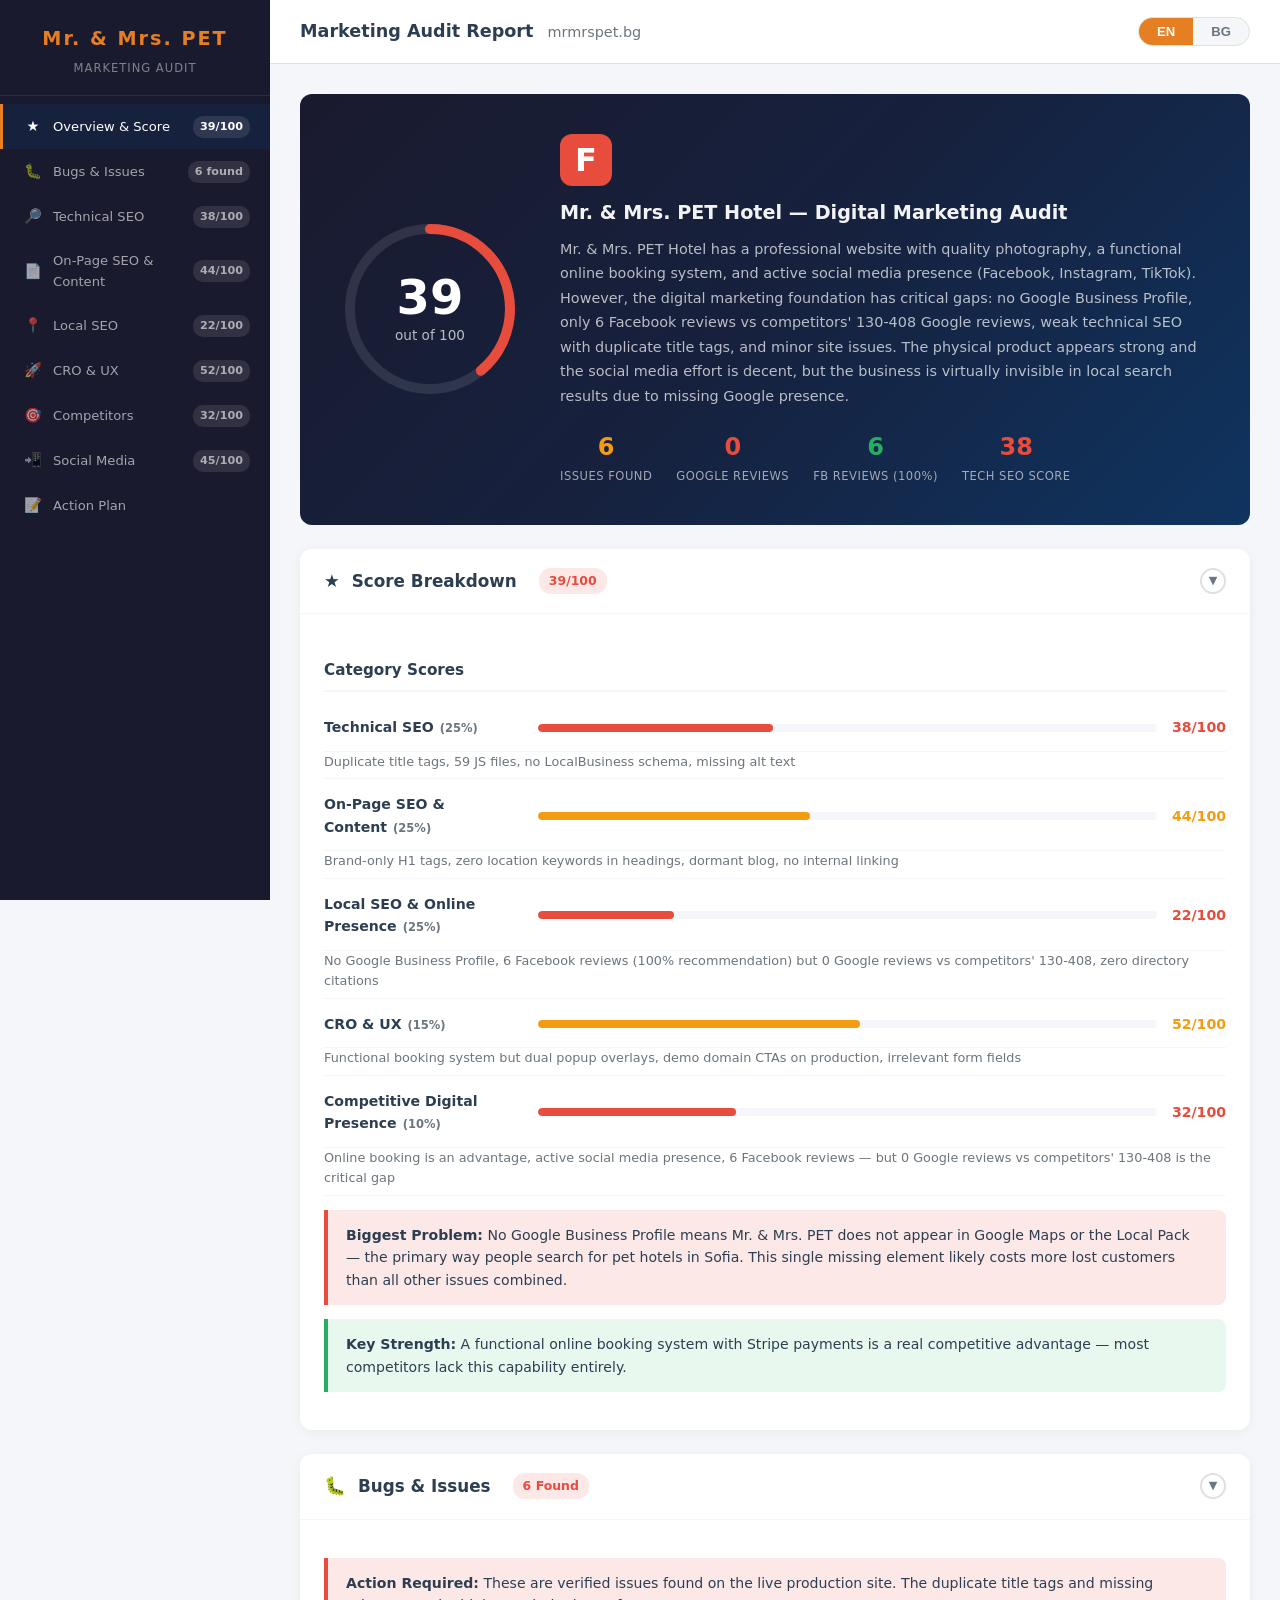
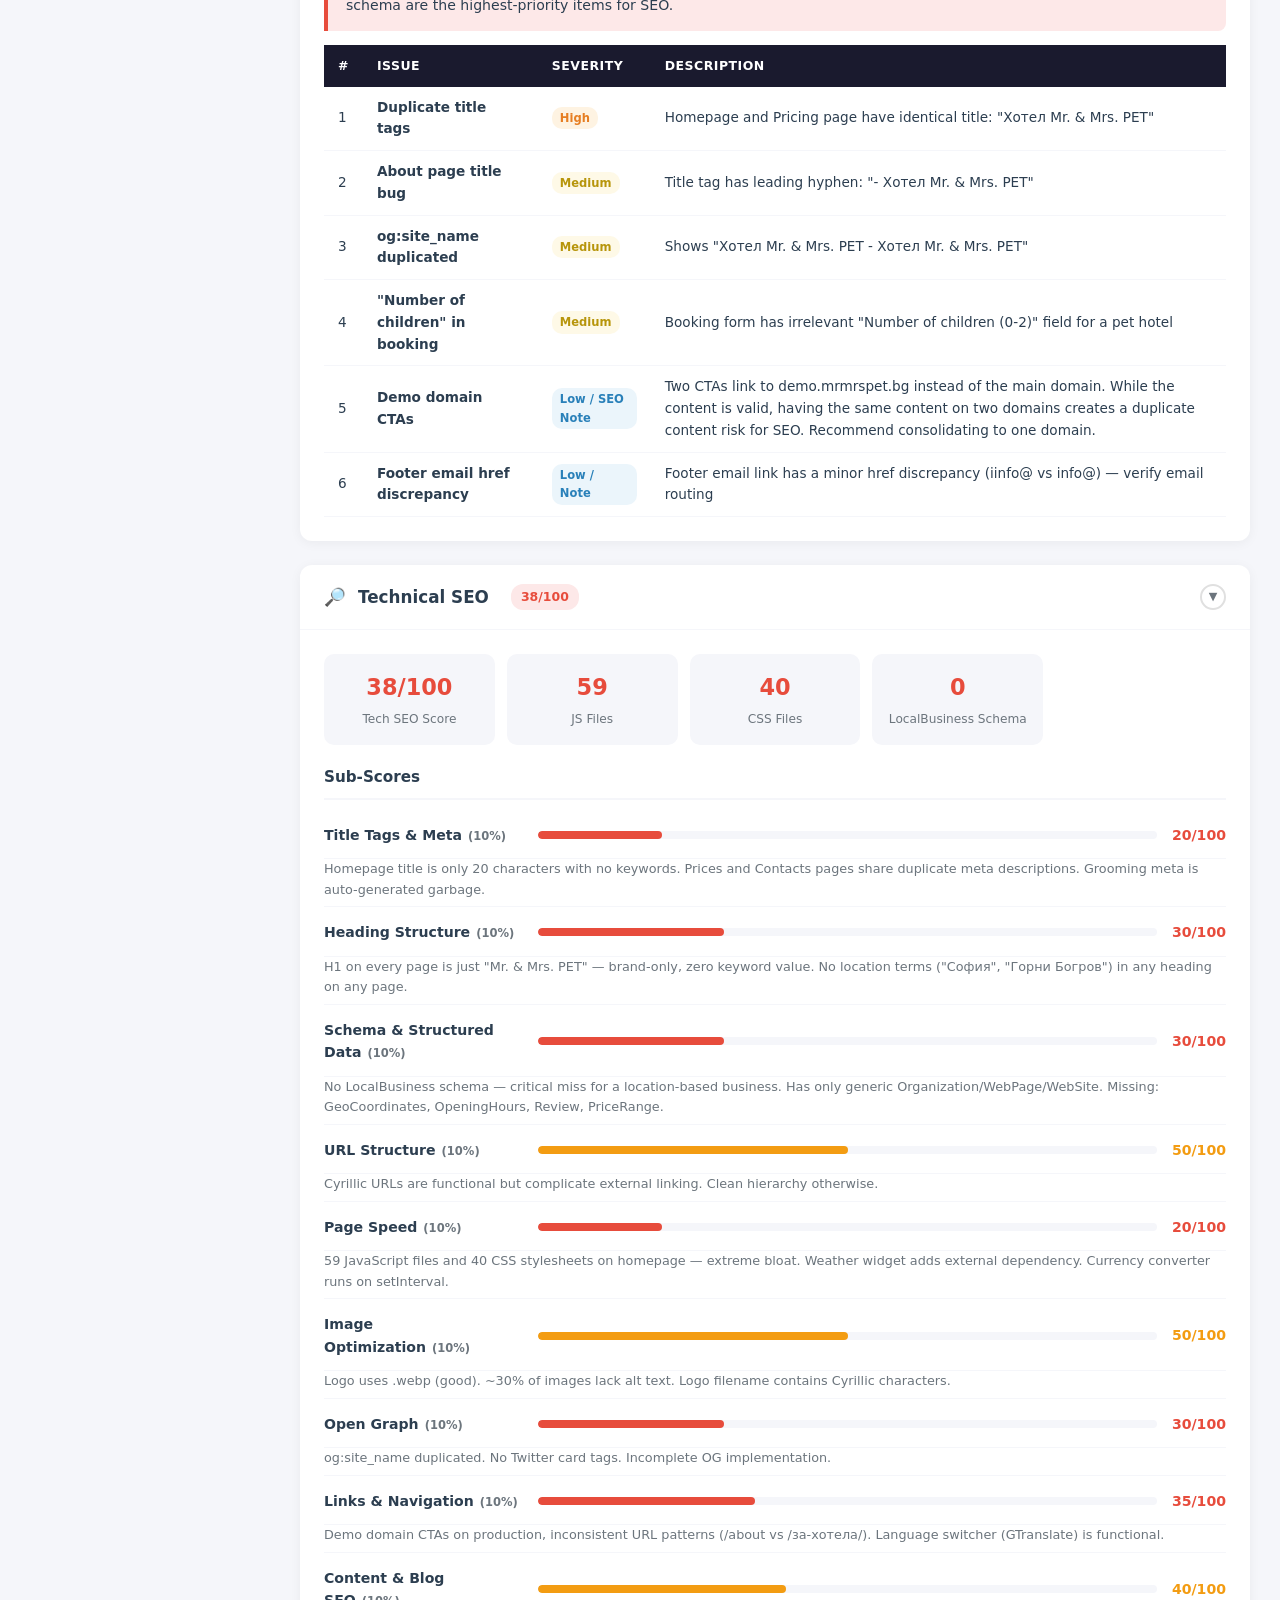
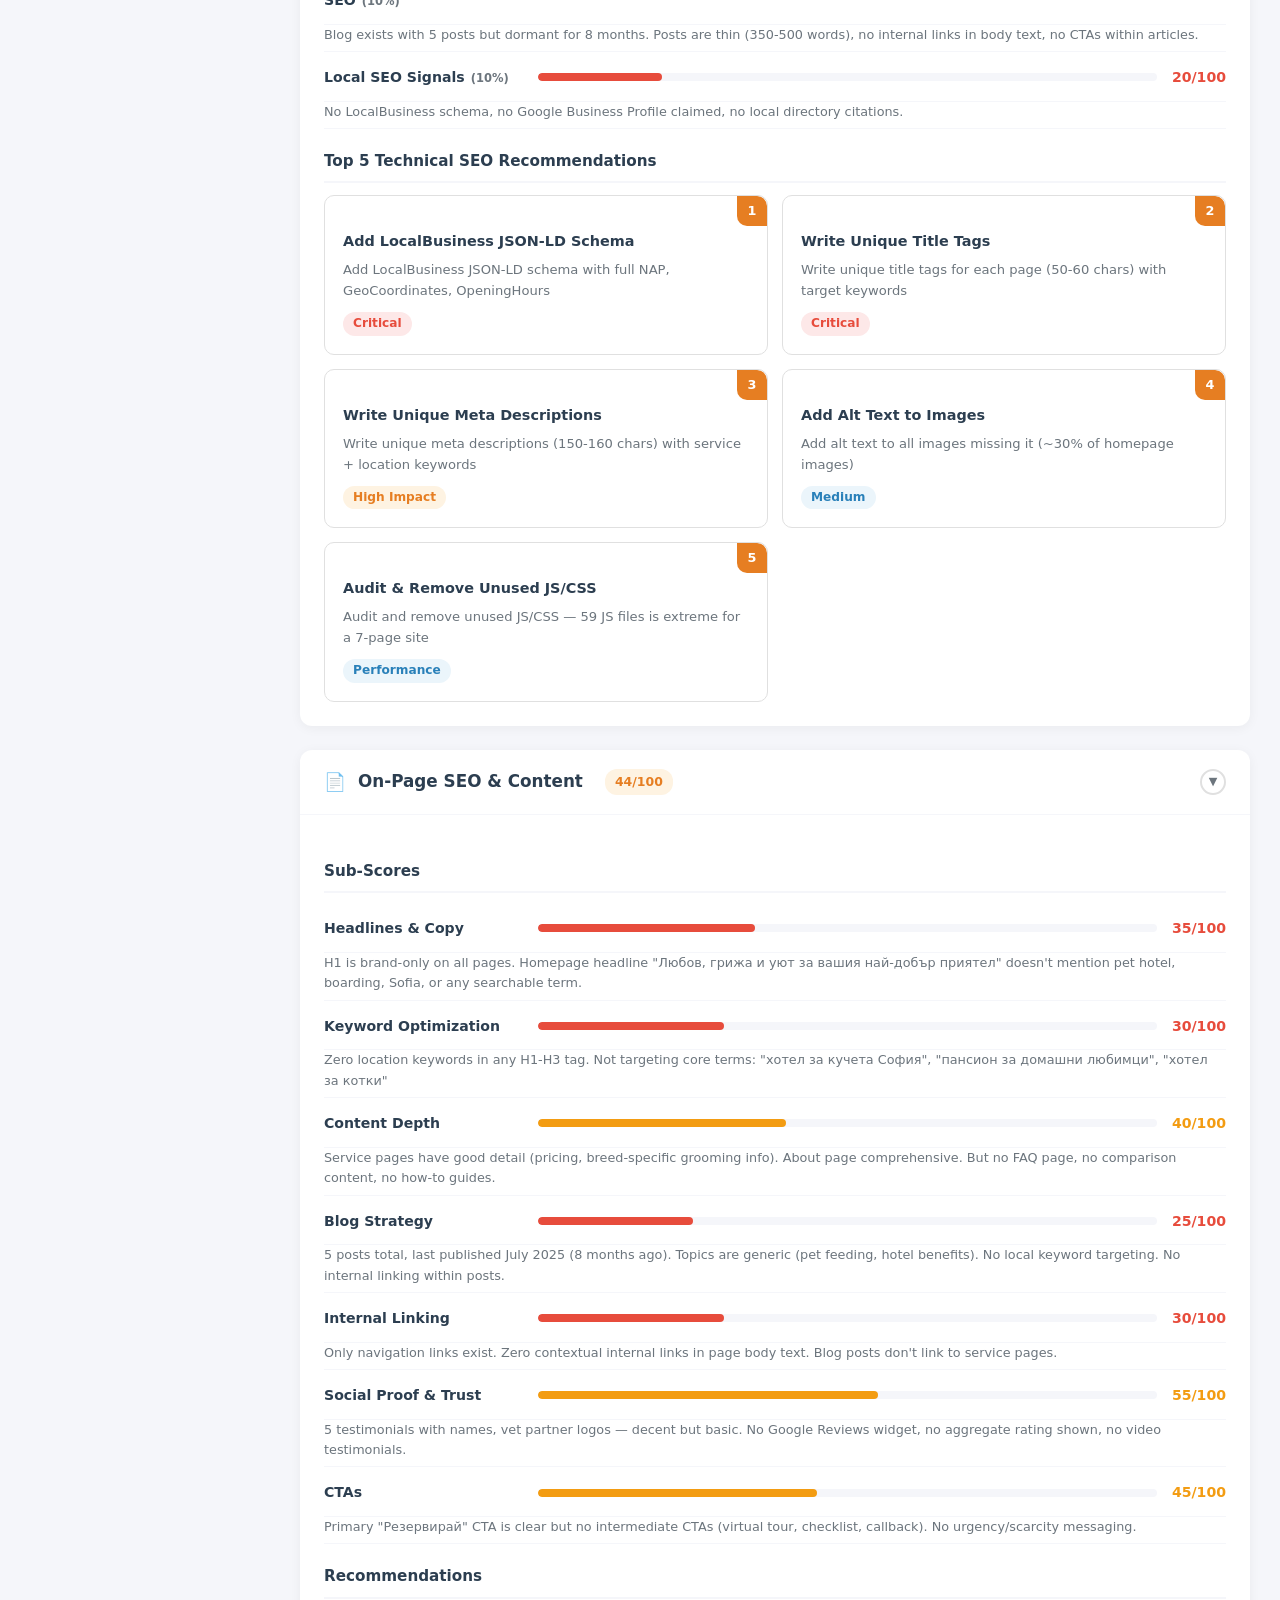
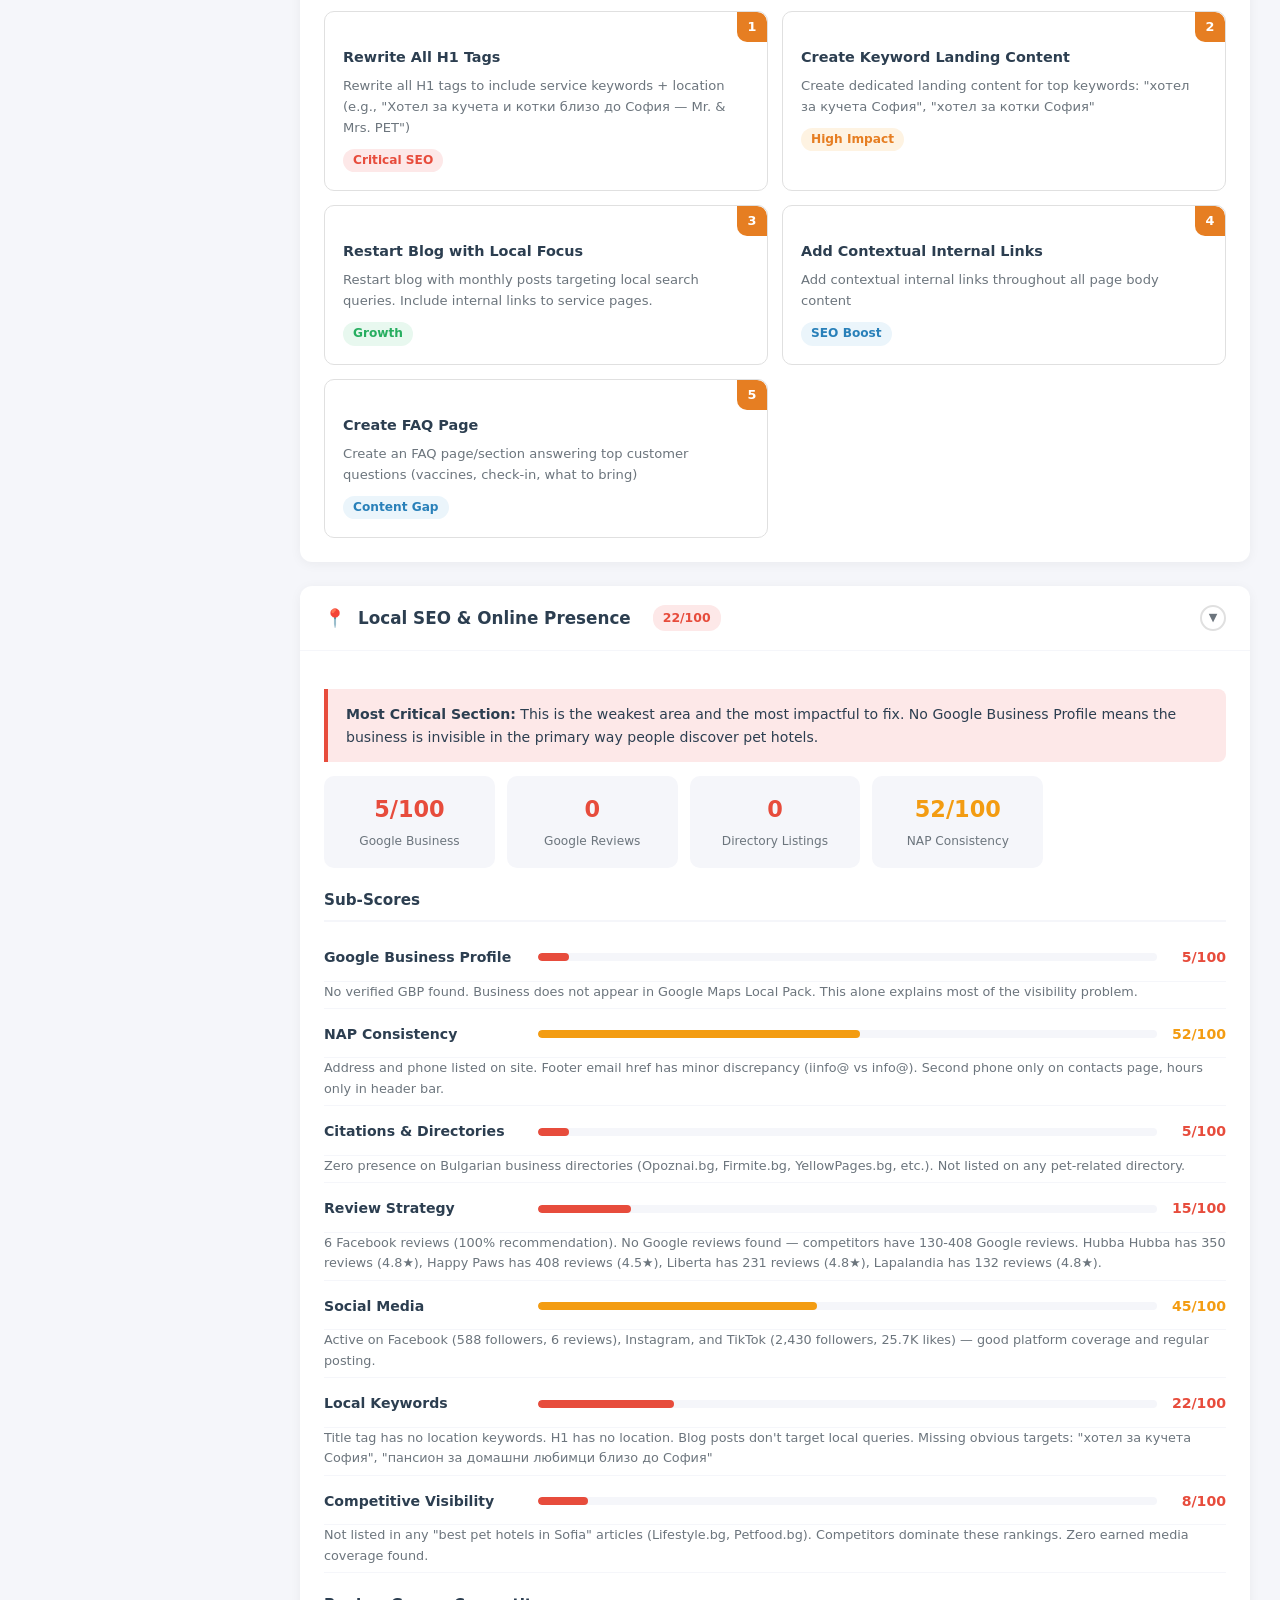
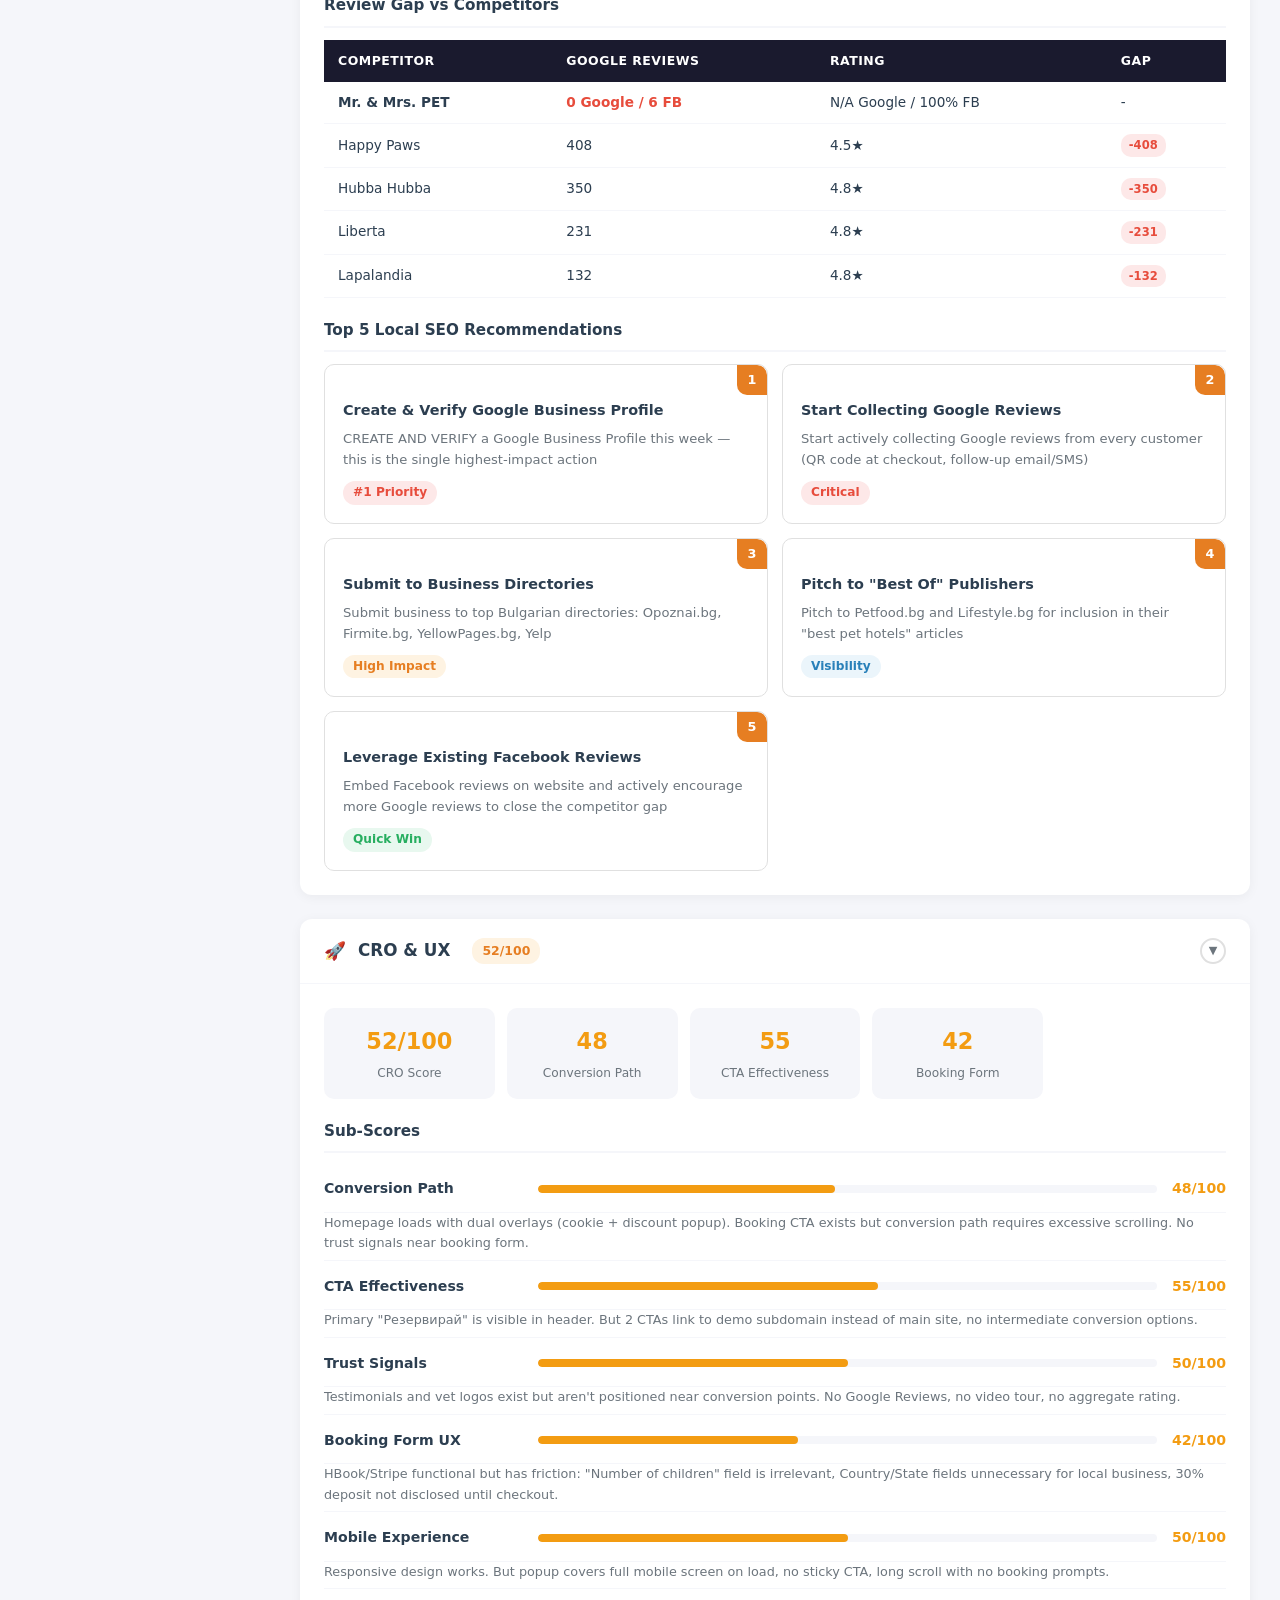
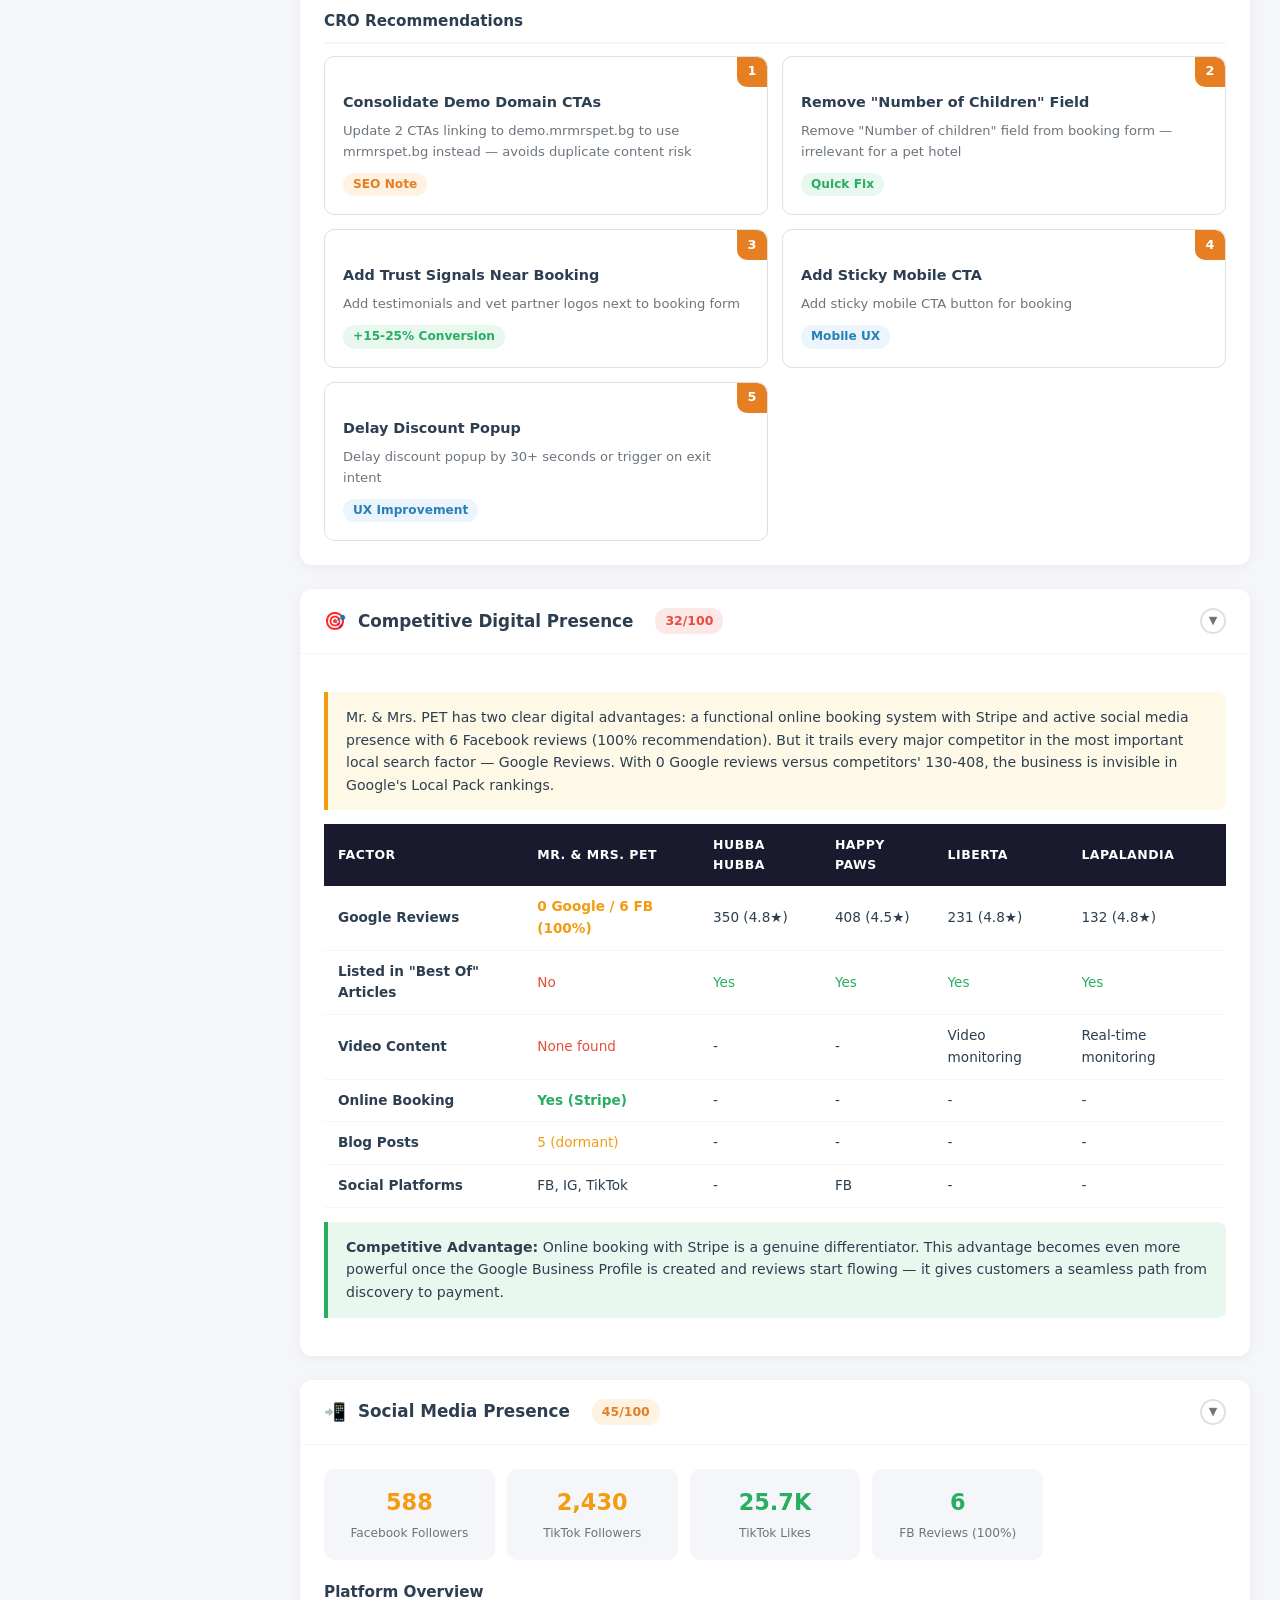
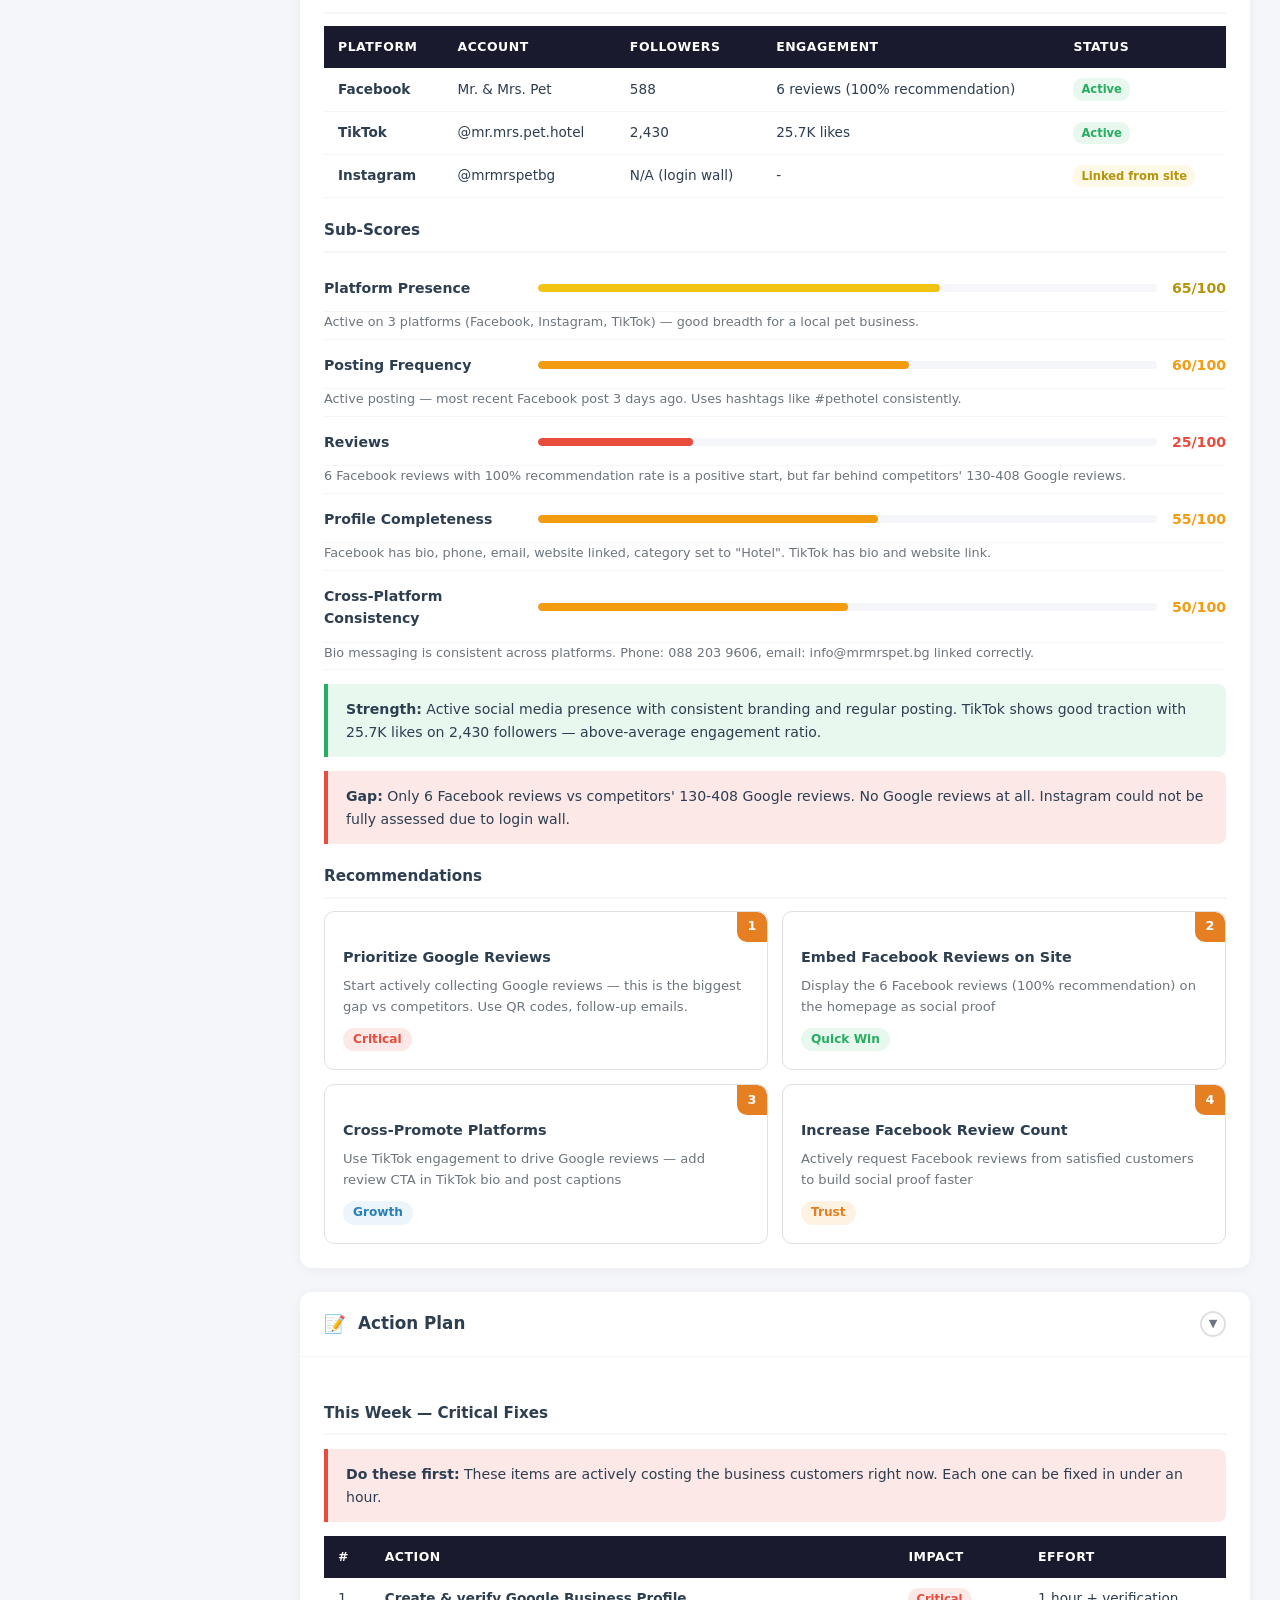
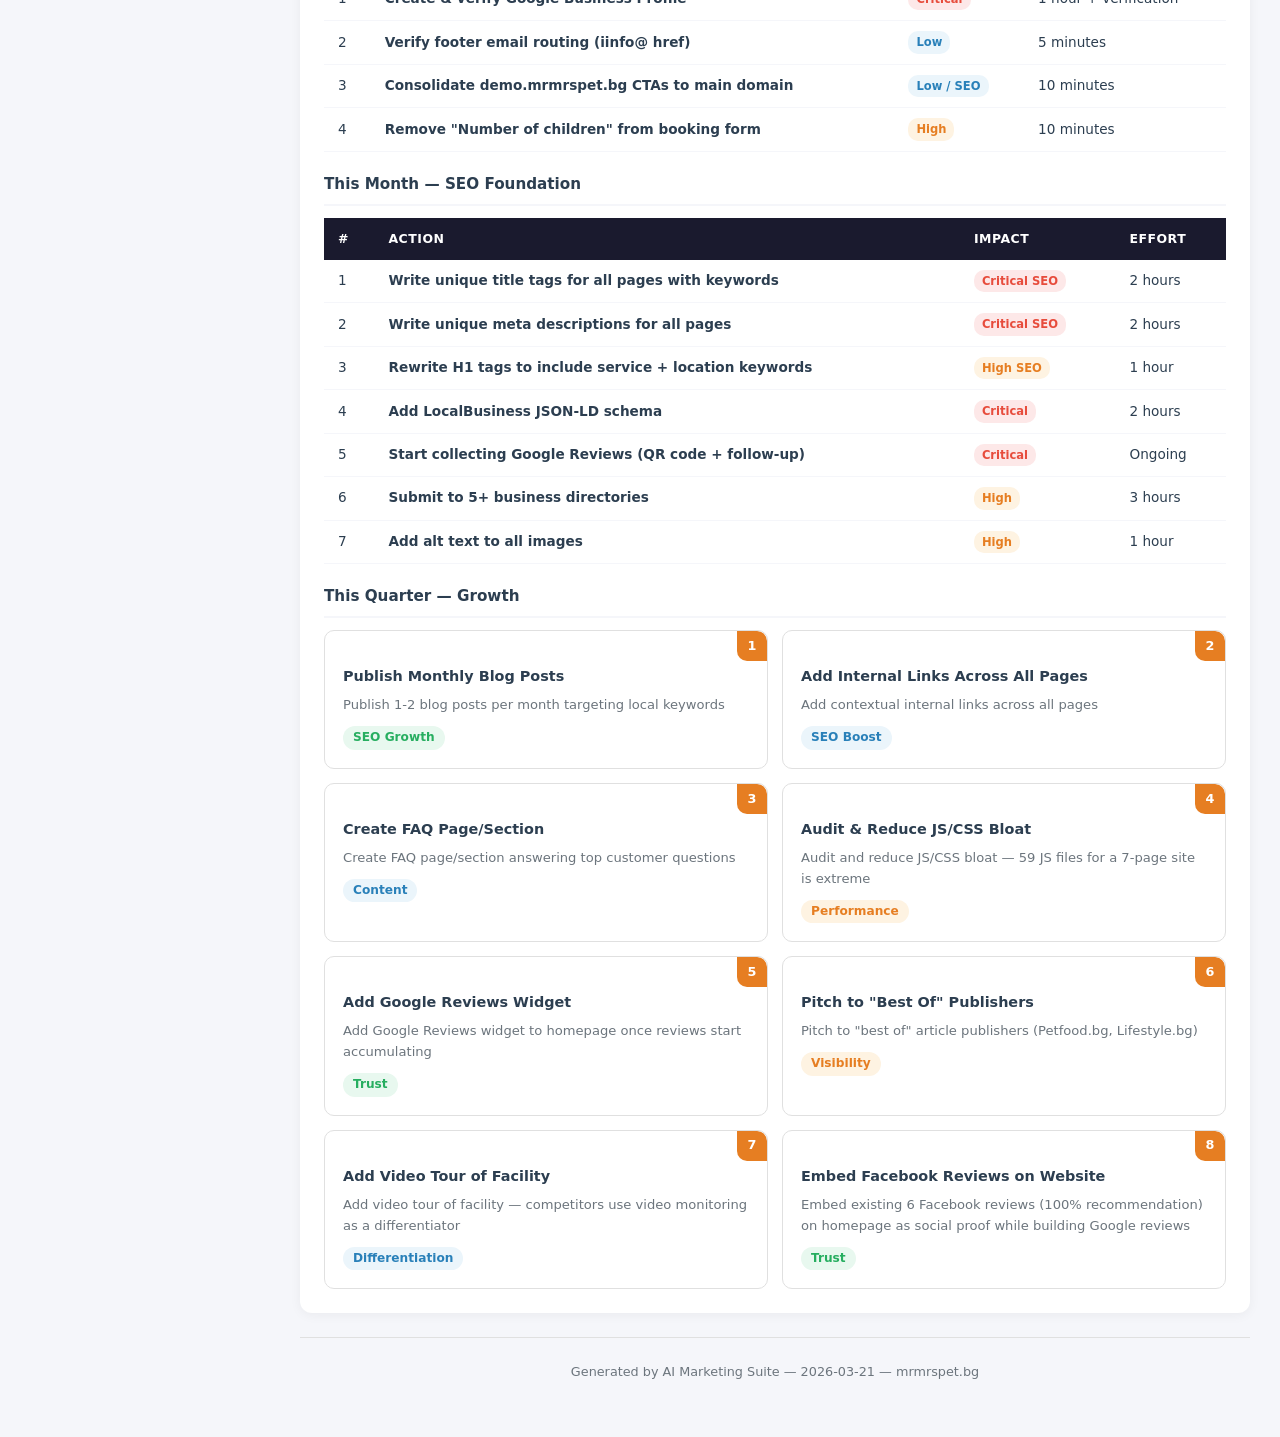
<file: mrmrspet-audit.html>
<!DOCTYPE html>
<html lang="en">
<head>
<meta charset="UTF-8">
<meta name="viewport" content="width=device-width, initial-scale=1.0">
<title>Mr. &amp; Mrs. PET Hotel — Marketing Audit Report</title>
<style>
:root {
  --accent: #e67e22;
  --accent-dark: #d35400;
  --sidebar-bg: #1a1a2e;
  --sidebar-hover: #16213e;
  --content-bg: #f5f6fa;
  --card-bg: #ffffff;
  --text-primary: #2c3e50;
  --text-secondary: #6c757d;
  --border: #e0e0e0;
  --success: #27ae60;
  --warning: #f39c12;
  --danger: #e74c3c;
  --yellow: #f1c40f;
  --sidebar-w: 270px;
  --header-h: 64px;
}
*, *::before, *::after { box-sizing: border-box; margin: 0; padding: 0; }
html { scroll-behavior: smooth; }
body { font-family: 'Segoe UI', system-ui, -apple-system, sans-serif; background: var(--content-bg); color: var(--text-primary); line-height: 1.6; }

/* Sidebar */
.sidebar {
  position: fixed; top: 0; left: 0; width: var(--sidebar-w); height: 100vh;
  background: var(--sidebar-bg); color: #fff; z-index: 1000;
  display: flex; flex-direction: column; transition: transform .3s ease;
  overflow-y: auto;
}
.sidebar-brand { padding: 24px 20px 18px; text-align: center; border-bottom: 1px solid rgba(255,255,255,.08); }
.sidebar-brand h2 { font-size: 1.2rem; font-weight: 800; letter-spacing: 2px; color: var(--accent); }
.sidebar-brand small { color: rgba(255,255,255,.45); font-size: .72rem; display: block; margin-top: 4px; letter-spacing: 1px; text-transform: uppercase; }
.sidebar-nav { flex: 1; padding: 8px 0; }
.sidebar-nav a {
  display: flex; align-items: center; gap: 10px; padding: 11px 20px; color: rgba(255,255,255,.6);
  text-decoration: none; font-size: .82rem; transition: all .2s;
  border-left: 3px solid transparent;
}
.sidebar-nav a:hover, .sidebar-nav a.active {
  background: var(--sidebar-hover); color: #fff; border-left-color: var(--accent);
}
.sidebar-nav .nav-icon { font-size: .9rem; width: 20px; text-align: center; flex-shrink: 0; }
.sidebar-nav .nav-score {
  margin-left: auto; font-size: .7rem; font-weight: 700; padding: 2px 7px;
  border-radius: 10px; background: rgba(255,255,255,.1);
}

/* Hamburger */
.hamburger {
  display: none; position: fixed; top: 14px; left: 14px; z-index: 1100;
  background: var(--sidebar-bg); border: none; color: #fff; width: 40px; height: 40px;
  border-radius: 8px; cursor: pointer; font-size: 1.4rem; align-items: center; justify-content: center;
}
.overlay { display: none; position: fixed; inset: 0; background: rgba(0,0,0,.5); z-index: 999; }

/* Header */
.main-header {
  position: fixed; top: 0; left: var(--sidebar-w); right: 0; height: var(--header-h);
  background: #fff; border-bottom: 1px solid var(--border); z-index: 900;
  display: flex; align-items: center; justify-content: space-between; padding: 0 30px;
}
.main-header h1 { font-size: 1.1rem; color: var(--text-primary); }
.main-header h1 span { color: var(--text-secondary); font-weight: 400; font-size: .9rem; margin-left: 8px; }
.lang-toggle {
  display: flex; align-items: center; gap: 0;
  background: var(--content-bg); border-radius: 20px; overflow: hidden; border: 1px solid var(--border);
}
.lang-btn {
  padding: 6px 18px; border: none; background: transparent; cursor: pointer;
  font-weight: 700; font-size: .82rem; color: var(--text-secondary); transition: all .2s;
}
.lang-btn.active { background: var(--accent); color: #fff; }

/* Content */
.content { margin-left: var(--sidebar-w); margin-top: var(--header-h); padding: 30px; max-width: 1100px; }

/* Section cards */
.section { background: var(--card-bg); border-radius: 12px; margin-bottom: 24px; box-shadow: 0 2px 12px rgba(0,0,0,.05); overflow: hidden; }
.section-header {
  display: flex; align-items: center; justify-content: space-between;
  padding: 18px 24px; cursor: pointer; user-select: none;
  transition: background .2s;
}
.section-header:hover { background: #fafbfc; }
.section-header h2 { font-size: 1.05rem; display: flex; align-items: center; gap: 12px; }
.section-header h2 .sec-icon { font-size: 1.1rem; }
.section-header .sec-score {
  font-size: .78rem; font-weight: 700; padding: 3px 10px; border-radius: 12px; margin-left: 10px;
}
.sec-score.red { background: #fde8e8; color: var(--danger); }
.sec-score.orange { background: #fef3e2; color: #e67e22; }
.sec-score.yellow { background: #fef9e7; color: #b7950b; }
.sec-score.green { background: #e8f8ef; color: var(--success); }
.section-toggle {
  width: 26px; height: 26px; border-radius: 50%; border: 2px solid var(--border);
  display: flex; align-items: center; justify-content: center; transition: transform .3s;
  font-size: .7rem; color: var(--text-secondary); flex-shrink: 0;
}
.section.collapsed .section-toggle { transform: rotate(-90deg); }
.section-body { padding: 24px; border-top: 1px solid var(--content-bg); }
.section.collapsed .section-body { display: none; }

/* Overall Score Hero */
.hero-score {
  background: linear-gradient(135deg, #1a1a2e 0%, #16213e 50%, #0f3460 100%);
  border-radius: 12px; padding: 40px; color: #fff; margin-bottom: 24px;
  display: flex; align-items: center; gap: 40px; flex-wrap: wrap;
}
.score-ring { position: relative; width: 180px; height: 180px; flex-shrink: 0; }
.score-ring svg { width: 180px; height: 180px; transform: rotate(-90deg); }
.score-ring circle { fill: none; stroke-width: 10; }
.score-ring .ring-bg { stroke: rgba(255,255,255,.1); }
.score-ring .ring-fg { stroke: var(--danger); stroke-dasharray: 502; stroke-linecap: round; transition: stroke-dashoffset .8s ease; }
.score-ring .ring-text {
  position: absolute; inset: 0; display: flex; flex-direction: column;
  align-items: center; justify-content: center;
}
.score-ring .ring-val { font-size: 3rem; font-weight: 800; line-height: 1; }
.score-ring .ring-sub { font-size: .85rem; opacity: .7; margin-top: 4px; }
.hero-info { flex: 1; min-width: 250px; }
.hero-info .grade-badge {
  display: inline-block; background: var(--danger); color: #fff;
  font-size: 2rem; font-weight: 800; width: 52px; height: 52px;
  border-radius: 12px; text-align: center; line-height: 52px; margin-bottom: 12px;
}
.hero-info h3 { font-size: 1.2rem; font-weight: 600; margin-bottom: 8px; opacity: .95; }
.hero-info p { font-size: .9rem; opacity: .7; line-height: 1.7; }
.hero-stats { display: flex; gap: 24px; margin-top: 20px; flex-wrap: wrap; }
.hero-stat { text-align: center; }
.hero-stat .hs-val { font-size: 1.5rem; font-weight: 800; }
.hero-stat .hs-label { font-size: .72rem; opacity: .6; text-transform: uppercase; letter-spacing: .5px; }

/* Score bars */
.score-row { display: flex; align-items: center; gap: 14px; padding: 12px 0; border-bottom: 1px solid var(--content-bg); }
.score-row:last-child { border-bottom: none; }
.score-row .sr-label { width: 200px; font-weight: 600; font-size: .88rem; flex-shrink: 0; }
.score-row .sr-bar-wrap { flex: 1; height: 8px; background: var(--content-bg); border-radius: 4px; overflow: hidden; min-width: 80px; }
.score-row .sr-bar { height: 100%; border-radius: 4px; transition: width .8s ease; }
.score-row .sr-val { width: 55px; text-align: right; font-weight: 700; font-size: .88rem; flex-shrink: 0; }
.bar-red { background: var(--danger); }
.bar-orange { background: var(--warning); }
.bar-yellow { background: var(--yellow); }
.bar-green { background: var(--success); }
.text-red { color: var(--danger); }
.text-orange { color: var(--warning); }
.text-yellow { color: #b7950b; }
.text-green { color: var(--success); }

/* Subsection */
.subsection { margin-top: 20px; }
.subsection h3 { font-size: .95rem; font-weight: 700; margin-bottom: 12px; padding-bottom: 8px; border-bottom: 2px solid var(--content-bg); }
.subsection h4 { font-size: .88rem; font-weight: 700; margin: 16px 0 8px; color: var(--text-primary); }

/* Cards grid */
.card-grid { display: grid; grid-template-columns: repeat(auto-fill, minmax(300px, 1fr)); gap: 14px; }
.rec-card {
  border: 1px solid var(--border); border-radius: 10px; padding: 18px;
  transition: box-shadow .2s; position: relative; overflow: hidden;
}
.rec-card:hover { box-shadow: 0 4px 16px rgba(0,0,0,.08); }
.rec-card .rc-num {
  position: absolute; top: 0; right: 0; background: var(--accent); color: #fff;
  width: 30px; height: 30px; display: flex; align-items: center; justify-content: center;
  border-radius: 0 10px 0 10px; font-weight: 700; font-size: .8rem;
}
.rec-card h4 { font-size: .9rem; margin-bottom: 6px; padding-right: 34px; }
.rec-card p { font-size: .82rem; color: var(--text-secondary); margin-bottom: 8px; }
.rec-card .rc-impact {
  display: inline-block; padding: 2px 10px; border-radius: 12px;
  font-size: .76rem; font-weight: 700;
}
.rc-impact.green { background: #e8f8ef; color: var(--success); }
.rc-impact.orange { background: #fef3e2; color: #e67e22; }
.rc-impact.blue { background: #ebf5fb; color: #2980b9; }
.rc-impact.red { background: #fde8e8; color: var(--danger); }

/* Tables */
.resp-table { width: 100%; overflow-x: auto; }
.resp-table table { width: 100%; border-collapse: collapse; font-size: .85rem; min-width: 500px; }
.resp-table th {
  background: var(--sidebar-bg); color: #fff; padding: 11px 14px; text-align: left;
  font-weight: 600; font-size: .78rem; text-transform: uppercase; letter-spacing: .5px;
}
.resp-table td { padding: 10px 14px; border-bottom: 1px solid var(--content-bg); }
.resp-table tr:hover td { background: #fafbfc; }
.badge { display: inline-block; padding: 2px 8px; border-radius: 10px; font-size: .72rem; font-weight: 700; }
.badge-red { background: #fde8e8; color: var(--danger); }
.badge-orange { background: #fef3e2; color: #e67e22; }
.badge-green { background: #e8f8ef; color: var(--success); }
.badge-blue { background: #ebf5fb; color: #2980b9; }
.badge-yellow { background: #fef9e7; color: #b7950b; }

/* Stat cards */
.stat-grid { display: grid; grid-template-columns: repeat(auto-fill, minmax(150px, 1fr)); gap: 12px; }
.stat-card {
  background: var(--content-bg); border-radius: 10px; padding: 16px; text-align: center;
}
.stat-card .sv { font-size: 1.4rem; font-weight: 800; }
.stat-card .sl { font-size: .76rem; color: var(--text-secondary); margin-top: 4px; }

/* Key finding callout */
.callout {
  background: #fef9e7; border-left: 4px solid var(--warning); padding: 14px 18px;
  border-radius: 0 8px 8px 0; margin: 14px 0; font-size: .88rem;
}
.callout.danger { background: #fde8e8; border-left-color: var(--danger); }
.callout.success { background: #e8f8ef; border-left-color: var(--success); }
.callout strong { color: var(--text-primary); }

/* Check list */
.check-list { list-style: none; }
.check-list li { padding: 6px 0; font-size: .88rem; display: flex; align-items: flex-start; gap: 8px; }
.check-list .icon-pass { color: var(--success); font-weight: 700; }
.check-list .icon-fail { color: var(--danger); font-weight: 700; }
.check-list .icon-warn { color: var(--warning); font-weight: 700; }

/* Exec text */
.exec-text { font-size: .92rem; line-height: 1.8; color: var(--text-secondary); }
.exec-text strong { color: var(--text-primary); }

/* Footer */
.footer {
  text-align: center; padding: 24px; color: var(--text-secondary); font-size: .8rem;
  border-top: 1px solid var(--border); margin-top: 10px;
}

/* Print */
@media print {
  .sidebar, .hamburger, .overlay, .main-header, .lang-toggle, .section-toggle { display: none !important; }
  .content { margin: 0 !important; padding: 10px !important; max-width: none; }
  .section { break-inside: avoid; box-shadow: none; border: 1px solid #ddd; }
  .section.collapsed .section-body { display: block !important; }
  .hero-score { color: #000 !important; background: #f5f5f5 !important; -webkit-print-color-adjust: exact; print-color-adjust: exact; }
}

/* Responsive */
@media (max-width: 1024px) { :root { --sidebar-w: 240px; } }
@media (max-width: 768px) {
  .sidebar { transform: translateX(-100%); width: 280px; }
  .sidebar.open { transform: translateX(0); }
  .overlay.open { display: block; }
  .hamburger { display: flex; }
  .main-header { left: 0; padding: 0 14px 0 62px; }
  .main-header h1 { font-size: .9rem; }
  .main-header h1 span { display: none; }
  .content { margin-left: 0; padding: 20px 14px; }
  .hero-score { flex-direction: column; align-items: center; text-align: center; padding: 30px 20px; }
  .score-row { flex-wrap: wrap; }
  .score-row .sr-label { width: 100%; font-size: .82rem; }
  .card-grid { grid-template-columns: 1fr; }
  .stat-grid { grid-template-columns: repeat(2, 1fr); }
}

/* Scrollbar */
.sidebar::-webkit-scrollbar { width: 4px; }
.sidebar::-webkit-scrollbar-thumb { background: rgba(255,255,255,.15); border-radius: 2px; }
</style>
</head>
<body>

<button class="hamburger" onclick="toggleSidebar()" aria-label="Menu">&#9776;</button>
<div class="overlay" id="overlay" onclick="toggleSidebar()"></div>

<nav class="sidebar" id="sidebar">
  <div class="sidebar-brand">
    <h2>Mr. &amp; Mrs. PET</h2>
    <small id="sbSub">Marketing Audit</small>
  </div>
  <div class="sidebar-nav" id="sidebarNav"></div>
</nav>

<header class="main-header">
  <h1 id="headerTitle">Marketing Audit Report <span>mrmrspet.bg</span></h1>
  <div class="lang-toggle">
    <button class="lang-btn active" id="btnEN" onclick="setLang('en')">EN</button>
    <button class="lang-btn" id="btnBG" onclick="setLang('bg')">BG</button>
  </div>
</header>

<main class="content" id="mc"></main>

<script>
let lang = 'en';
const L = (en, bg) => lang === 'bg' ? bg : en;

function scoreColor(s) {
  if (s < 40) return 'red';
  if (s <= 60) return 'orange';
  if (s <= 75) return 'yellow';
  return 'green';
}
function barCls(s) { return 'bar-' + scoreColor(s); }
function txtCls(s) { return 'text-' + scoreColor(s); }

const NAV = [
  { id: 'overview', icon: '&#9733;', en: 'Overview & Score', bg: 'Преглед и Оценка', score: '39/100' },
  { id: 'bugs', icon: '&#128027;', en: 'Bugs & Issues', bg: 'Бъгове и Проблеми', score: '6 found' },
  { id: 'techseo', icon: '&#128270;', en: 'Technical SEO', bg: 'Техническо SEO', score: '38/100' },
  { id: 'onpage', icon: '&#128196;', en: 'On-Page SEO & Content', bg: 'On-Page SEO', score: '44/100' },
  { id: 'local', icon: '&#128205;', en: 'Local SEO', bg: 'Локално SEO', score: '22/100' },
  { id: 'cro', icon: '&#128640;', en: 'CRO & UX', bg: 'CRO и UX', score: '52/100' },
  { id: 'competitors', icon: '&#127919;', en: 'Competitors', bg: 'Конкуренция', score: '32/100' },
  { id: 'social', icon: '&#128242;', en: 'Social Media', bg: 'Социални Медии', score: '45/100' },
  { id: 'action', icon: '&#128221;', en: 'Action Plan', bg: 'План за Действие', score: '' },
];

function buildNav() {
  const nav = document.getElementById('sidebarNav');
  nav.innerHTML = NAV.map(n => {
    const lbl = L(n.en, n.bg);
    const sc = n.score ? `<span class="nav-score">${n.score}</span>` : '';
    return `<a href="#${n.id}" onclick="closeSidebar()"><span class="nav-icon">${n.icon}</span>${lbl}${sc}</a>`;
  }).join('');
}

function render() {
  document.getElementById('headerTitle').innerHTML = L(
    'Marketing Audit Report <span>mrmrspet.bg</span>',
    'Маркетинг Одит Доклад <span>mrmrspet.bg</span>'
  );
  document.getElementById('sbSub').textContent = L('Marketing Audit', 'Маркетинг Одит');
  buildNav();

  const mc = document.getElementById('mc');
  let h = '';

  // ============ HERO SCORE ============
  const dashOff = 502 - (502 * 39 / 100);
  h += `
  <div class="hero-score" id="overview">
    <div class="score-ring">
      <svg viewBox="0 0 180 180"><circle class="ring-bg" cx="90" cy="90" r="80"/><circle class="ring-fg" cx="90" cy="90" r="80" style="stroke-dashoffset:${dashOff}"/></svg>
      <div class="ring-text"><div class="ring-val">39</div><div class="ring-sub">${L('out of 100','от 100')}</div></div>
    </div>
    <div class="hero-info">
      <div class="grade-badge">F</div>
      <h3>${L('Mr. & Mrs. PET Hotel — Digital Marketing Audit','Mr. & Mrs. PET Hotel — Одит на Дигиталния Маркетинг')}</h3>
      <p>${L(
        'Mr. & Mrs. PET Hotel has a professional website with quality photography, a functional online booking system, and active social media presence (Facebook, Instagram, TikTok). However, the digital marketing foundation has critical gaps: no Google Business Profile, only 6 Facebook reviews vs competitors\' 130-408 Google reviews, weak technical SEO with duplicate title tags, and minor site issues. The physical product appears strong and the social media effort is decent, but the business is virtually invisible in local search results due to missing Google presence.',
        'Хотел Mr. & Mrs. PET има професионален уебсайт с качествена фотография, функционална система за онлайн резервации и активно присъствие в социалните медии (Facebook, Instagram, TikTok). Въпреки това, основите на дигиталния маркетинг имат критични пропуски: липсва Google Business профил, само 6 Facebook ревюта срещу 130-408 Google ревюта на конкурентите, слабо техническо SEO с дублирани заглавия и малки проблеми на сайта. Физическият продукт изглежда силен и усилията в социалните медии са прилични, но бизнесът е практически невидим в локалните резултати от търсенето поради липсващо Google присъствие.'
      )}</p>
      <div class="hero-stats">
        <div class="hero-stat"><div class="hs-val" style="color:#f39c12">6</div><div class="hs-label">${L('Issues Found','Намерени Проблеми')}</div></div>
        <div class="hero-stat"><div class="hs-val" style="color:#e74c3c">0</div><div class="hs-label">${L('Google Reviews','Google Ревюта')}</div></div>
        <div class="hero-stat"><div class="hs-val" style="color:#27ae60">6</div><div class="hs-label">${L('FB Reviews (100%)','FB Ревюта (100%)')}</div></div>
        <div class="hero-stat"><div class="hs-val" style="color:#e74c3c">38</div><div class="hs-label">${L('Tech SEO Score','Техн. SEO Оценка')}</div></div>
      </div>
    </div>
  </div>`;

  // ============ SCORE BREAKDOWN ============
  h += sec('overview-detail', '&#9733;', L('Score Breakdown','Разбивка на Оценките'), '39/100', false, `
    <div class="subsection"><h3>${L('Category Scores','Оценки по Категории')}</h3>
    ${scoreBar(L('Technical SEO','Техническо SEO'), 38, 25, L('Duplicate title tags, 59 JS files, no LocalBusiness schema, missing alt text','Дублирани title тагове, 59 JS файла, липсва LocalBusiness schema, липсващ alt текст'))}
    ${scoreBar(L('On-Page SEO & Content','On-Page SEO и Съдържание'), 44, 25, L('Brand-only H1 tags, zero location keywords in headings, dormant blog, no internal linking','H1 тагове само с бранд, нула локационни ключови думи в заглавията, неактивен блог, без вътрешни линкове'))}
    ${scoreBar(L('Local SEO & Online Presence','Локално SEO и Онлайн Присъствие'), 22, 25, L('No Google Business Profile, 6 Facebook reviews (100% recommendation) but 0 Google reviews vs competitors\' 130-408, zero directory citations','Липсва Google Business профил, 6 Facebook ревюта (100% препоръка), но 0 Google ревюта срещу 130-408 на конкурентите, нула директорийни цитирания'))}
    ${scoreBar(L('CRO & UX','CRO и UX'), 52, 15, L('Functional booking system but dual popup overlays, demo domain CTAs on production, irrelevant form fields','Функционална система за резервации, но двоен overlay попъп, CTA към demo домейна в production, неуместни полета'))}
    ${scoreBar(L('Competitive Digital Presence','Конкурентно Дигитално Присъствие'), 32, 10, L('Online booking is an advantage, active social media presence, 6 Facebook reviews — but 0 Google reviews vs competitors\' 130-408 is the critical gap','Онлайн резервацията е предимство, активно присъствие в социалните медии, 6 Facebook ревюта — но 0 Google ревюта срещу 130-408 на конкурентите е критичната разлика'))}
    </div>
    <div class="callout danger"><strong>${L('Biggest Problem:','Най-Голям Проблем:')}</strong> ${L(
      'No Google Business Profile means Mr. & Mrs. PET does not appear in Google Maps or the Local Pack — the primary way people search for pet hotels in Sofia. This single missing element likely costs more lost customers than all other issues combined.',
      'Липсата на Google Business профил означава, че Mr. & Mrs. PET не се показва в Google Maps или Local Pack — основният начин, по който хората търсят хотели за домашни любимци в София. Тази единствена липса вероятно струва повече загубени клиенти от всички останали проблеми взети заедно.'
    )}</div>
    <div class="callout success"><strong>${L('Key Strength:','Ключово Предимство:')}</strong> ${L(
      'A functional online booking system with Stripe payments is a real competitive advantage — most competitors lack this capability entirely.',
      'Функционалната система за онлайн резервации със Stripe плащания е истинско конкурентно предимство — повечето конкуренти нямат тази възможност.'
    )}</div>
  `);

  // ============ CRITICAL BUGS ============
  h += sec('bugs', '&#128027;', L('Bugs & Issues','Бъгове и Проблеми'), L('6 Found','6 Намерени'), false, `
    <div class="callout danger"><strong>${L('Action Required:','Необходимо е Действие:')}</strong> ${L(
      'These are verified issues found on the live production site. The duplicate title tags and missing schema are the highest-priority items for SEO.',
      'Това са верифицирани проблеми, намерени на живия production сайт. Дублираните title тагове и липсващата schema са с най-висок приоритет за SEO.'
    )}</div>
    <div class="resp-table"><table>
      <thead><tr><th>#</th><th>${L('Issue','Проблем')}</th><th>${L('Severity','Сериозност')}</th><th>${L('Description','Описание')}</th></tr></thead>
      <tbody>
        <tr><td>1</td><td><strong>${L('Duplicate title tags','Дублирани title тагове')}</strong></td><td><span class="badge badge-orange">${L('High','Висок')}</span></td><td>${L('Homepage and Pricing page have identical title: "Хотел Mr. & Mrs. PET"','Началната страница и страницата за цени имат идентично заглавие: "Хотел Mr. & Mrs. PET"')}</td></tr>
        <tr><td>2</td><td><strong>${L('About page title bug','Бъг в заглавието на About страницата')}</strong></td><td><span class="badge badge-yellow">${L('Medium','Среден')}</span></td><td>${L('Title tag has leading hyphen: "- Хотел Mr. & Mrs. PET"','Title тагът има водеща тире: "- Хотел Mr. & Mrs. PET"')}</td></tr>
        <tr><td>3</td><td><strong>${L('og:site_name duplicated','og:site_name дублиран')}</strong></td><td><span class="badge badge-yellow">${L('Medium','Среден')}</span></td><td>${L('Shows "Хотел Mr. & Mrs. PET - Хотел Mr. & Mrs. PET"','Показва "Хотел Mr. & Mrs. PET - Хотел Mr. & Mrs. PET"')}</td></tr>
        <tr><td>4</td><td><strong>${L('"Number of children" in booking','"Брой деца" в резервацията')}</strong></td><td><span class="badge badge-yellow">${L('Medium','Среден')}</span></td><td>${L('Booking form has irrelevant "Number of children (0-2)" field for a pet hotel','Формата за резервация има неуместно поле "Брой деца (0-2)" за хотел за домашни любимци')}</td></tr>
        <tr><td>5</td><td><strong>${L('Demo domain CTAs','CTA бутони към demo домейна')}</strong></td><td><span class="badge badge-blue">${L('Low / SEO Note','Нисък / SEO Бележка')}</span></td><td>${L('Two CTAs link to demo.mrmrspet.bg instead of the main domain. While the content is valid, having the same content on two domains creates a duplicate content risk for SEO. Recommend consolidating to one domain.','Два CTA бутона водят към demo.mrmrspet.bg вместо към основния домейн. Въпреки че съдържанието е валидно, наличието на едно и също съдържание на два домейна създава риск от дублирано съдържание за SEO. Препоръчва се консолидация в един домейн.')}</td></tr>
        <tr><td>6</td><td><strong>${L('Footer email href discrepancy','Несъответствие в href на footer имейла')}</strong></td><td><span class="badge badge-blue">${L('Low / Note','Нисък / Бележка')}</span></td><td>${L('Footer email link has a minor href discrepancy (iinfo@ vs info@) — verify email routing','Footer имейл линкът има малко несъответствие в href (iinfo@ vs info@) — проверете маршрутизацията на имейла')}</td></tr>
      </tbody>
    </table></div>
  `);

  // ============ TECHNICAL SEO ============
  h += sec('techseo', '&#128270;', L('Technical SEO','Техническо SEO'), '38/100', false, `
    <div class="stat-grid" style="margin-bottom:20px">
      <div class="stat-card"><div class="sv ${txtCls(38)}">38/100</div><div class="sl">${L('Tech SEO Score','Техн. SEO Оценка')}</div></div>
      <div class="stat-card"><div class="sv text-red">59</div><div class="sl">${L('JS Files','JS Файлове')}</div></div>
      <div class="stat-card"><div class="sv text-red">40</div><div class="sl">${L('CSS Files','CSS Файлове')}</div></div>
      <div class="stat-card"><div class="sv text-red">0</div><div class="sl">LocalBusiness Schema</div></div>
    </div>
    <div class="subsection"><h3>${L('Sub-Scores','Под-Оценки')}</h3>
    ${scoreBar(L('Title Tags & Meta','Title Тагове и Meta'), 20, 10, L('Homepage title is only 20 characters with no keywords. Prices and Contacts pages share duplicate meta descriptions. Grooming meta is auto-generated garbage.','Заглавието на началната страница е само 20 символа без ключови думи. Страниците за цени и контакти споделят дублирани мета описания. Мета на груминг страницата е автоматично генерирано.'))}
    ${scoreBar(L('Heading Structure','Структура на Заглавията'), 30, 10, L('H1 on every page is just "Mr. & Mrs. PET" — brand-only, zero keyword value. No location terms ("София", "Горни Богров") in any heading on any page.','H1 на всяка страница е само "Mr. & Mrs. PET" — само бранд, нулева стойност за ключови думи. Никакви локационни термини ("София", "Горни Богров") в нито едно заглавие.'))}
    ${scoreBar(L('Schema & Structured Data','Schema и Структурирани Данни'), 30, 10, L('No LocalBusiness schema — critical miss for a location-based business. Has only generic Organization/WebPage/WebSite. Missing: GeoCoordinates, OpeningHours, Review, PriceRange.','Липсва LocalBusiness schema — критичен пропуск за локален бизнес. Има само генеричен Organization/WebPage/WebSite. Липсват: GeoCoordinates, OpeningHours, Review, PriceRange.'))}
    ${scoreBar(L('URL Structure','URL Структура'), 50, 10, L('Cyrillic URLs are functional but complicate external linking. Clean hierarchy otherwise.','Кирилските URL-и са функционални, но затрудняват външните линкове. Иначе чиста йерархия.'))}
    ${scoreBar(L('Page Speed','Скорост на Страницата'), 20, 10, L('59 JavaScript files and 40 CSS stylesheets on homepage — extreme bloat. Weather widget adds external dependency. Currency converter runs on setInterval.','59 JavaScript файла и 40 CSS стилове на началната страница — екстремно натоварване. Метеорологичният уиджет добавя външна зависимост. Конверторът на валути работи на setInterval.'))}
    ${scoreBar(L('Image Optimization','Оптимизация на Изображенията'), 50, 10, L('Logo uses .webp (good). ~30% of images lack alt text. Logo filename contains Cyrillic characters.','Логото използва .webp (добре). ~30% от изображенията нямат alt текст. Файловото име на логото съдържа кирилски символи.'))}
    ${scoreBar(L('Open Graph','Open Graph'), 30, 10, L('og:site_name duplicated. No Twitter card tags. Incomplete OG implementation.','og:site_name е дублиран. Липсват Twitter card тагове. Непълна OG имплементация.'))}
    ${scoreBar(L('Links & Navigation','Линкове и Навигация'), 35, 10, L('Demo domain CTAs on production, inconsistent URL patterns (/about vs /за-хотела/). Language switcher (GTranslate) is functional.','CTA бутони към demo домейна в production, непоследователни URL модели (/about vs /за-хотела/). Езиковият превключвател (GTranslate) е функционален.'))}
    ${scoreBar(L('Content & Blog SEO','Съдържание и Блог SEO'), 40, 10, L('Blog exists with 5 posts but dormant for 8 months. Posts are thin (350-500 words), no internal links in body text, no CTAs within articles.','Блогът съществува с 5 поста, но е неактивен от 8 месеца. Публикациите са кратки (350-500 думи), без вътрешни линкове в текста, без CTA в статиите.'))}
    ${scoreBar(L('Local SEO Signals','Локални SEO Сигнали'), 20, 10, L('No LocalBusiness schema, no Google Business Profile claimed, no local directory citations.','Липсва LocalBusiness schema, няма заявен Google Business профил, няма локални директорийни цитирания.'))}
    </div>
    <div class="subsection"><h3>${L('Top 5 Technical SEO Recommendations','Топ 5 Препоръки за Техническо SEO')}</h3>
    <div class="card-grid">
      ${qw(1, L('Add LocalBusiness JSON-LD Schema','Добавете LocalBusiness JSON-LD Schema'), L('Add LocalBusiness JSON-LD schema with full NAP, GeoCoordinates, OpeningHours','Добавете LocalBusiness JSON-LD schema с пълен NAP, GeoCoordinates, OpeningHours'), L('Critical','Критично'), 'red')}
      ${qw(2, L('Write Unique Title Tags','Напишете Уникални Title Тагове'), L('Write unique title tags for each page (50-60 chars) with target keywords','Напишете уникални title тагове за всяка страница (50-60 символа) с целеви ключови думи'), L('Critical','Критично'), 'red')}
      ${qw(3, L('Write Unique Meta Descriptions','Напишете Уникални Мета Описания'), L('Write unique meta descriptions (150-160 chars) with service + location keywords','Напишете уникални мета описания (150-160 символа) с ключови думи за услугата + локацията'), L('High Impact','Висок Ефект'), 'orange')}
      ${qw(4, L('Add Alt Text to Images','Добавете Alt Текст към Изображенията'), L('Add alt text to all images missing it (~30% of homepage images)','Добавете alt текст към всички изображения без такъв (~30% от изображенията на началната страница)'), L('Medium','Среден'), 'blue')}
      ${qw(5, L('Audit & Remove Unused JS/CSS','Одитирайте и Премахнете Неизползваните JS/CSS'), L('Audit and remove unused JS/CSS — 59 JS files is extreme for a 7-page site','Одитирайте и премахнете неизползваните JS/CSS — 59 JS файла е екстремно за сайт със 7 страници'), L('Performance','Производителност'), 'blue')}
    </div></div>
  `);

  // ============ ON-PAGE SEO & CONTENT ============
  h += sec('onpage', '&#128196;', L('On-Page SEO & Content','On-Page SEO и Съдържание'), '44/100', false, `
    <div class="subsection"><h3>${L('Sub-Scores','Под-Оценки')}</h3>
    ${scoreBar(L('Headlines & Copy','Заглавия и Копи'), 35, null, L('H1 is brand-only on all pages. Homepage headline "Любов, грижа и уют за вашия най-добър приятел" doesn\'t mention pet hotel, boarding, Sofia, or any searchable term.','H1 е само бранд на всички страници. Заглавието на началната страница "Любов, грижа и уют за вашия най-добър приятел" не споменава хотел за домашни любимци, настаняване, София или друг търсим термин.'))}
    ${scoreBar(L('Keyword Optimization','Оптимизация на Ключови Думи'), 30, null, L('Zero location keywords in any H1-H3 tag. Not targeting core terms: "хотел за кучета София", "пансион за домашни любимци", "хотел за котки"','Нула локационни ключови думи в H1-H3 тагове. Не таргетира основни термини: "хотел за кучета София", "пансион за домашни любимци", "хотел за котки"'))}
    ${scoreBar(L('Content Depth','Дълбочина на Съдържанието'), 40, null, L('Service pages have good detail (pricing, breed-specific grooming info). About page comprehensive. But no FAQ page, no comparison content, no how-to guides.','Страниците за услуги имат добри детайли (цени, информация за груминг по породи). За хотела е подробна. Но липсва FAQ страница, сравнително съдържание, ръководства.'))}
    ${scoreBar(L('Blog Strategy','Блог Стратегия'), 25, null, L('5 posts total, last published July 2025 (8 months ago). Topics are generic (pet feeding, hotel benefits). No local keyword targeting. No internal linking within posts.','5 публикации общо, последната от юли 2025 (преди 8 месеца). Темите са общи (хранене на любимци, ползи от хотела). Без таргетиране на локални ключови думи. Без вътрешни линкове в постовете.'))}
    ${scoreBar(L('Internal Linking','Вътрешно Линкване'), 30, null, L('Only navigation links exist. Zero contextual internal links in page body text. Blog posts don\'t link to service pages.','Само навигационни линкове съществуват. Нула контекстуални вътрешни линкове в текста на страниците. Блог постовете не линкват към страниците за услуги.'))}
    ${scoreBar(L('Social Proof & Trust','Социални Доказателства'), 55, null, L('5 testimonials with names, vet partner logos — decent but basic. No Google Reviews widget, no aggregate rating shown, no video testimonials.','5 препоръки с имена, ветеринарни партньорски лога — прилично, но базово. Без Google Reviews уиджет, без показан общ рейтинг, без видео препоръки.'))}
    ${scoreBar(L('CTAs','Призиви за Действие'), 45, null, L('Primary "Резервирай" CTA is clear but no intermediate CTAs (virtual tour, checklist, callback). No urgency/scarcity messaging.','Основният CTA "Резервирай" е ясен, но липсват междинни CTA (виртуален тур, чеклист, обратно обаждане). Няма съобщения за спешност/ограниченост.'))}
    </div>
    <div class="subsection"><h3>${L('Recommendations','Препоръки')}</h3>
    <div class="card-grid">
      ${qw(1, L('Rewrite All H1 Tags','Пренапишете Всички H1 Тагове'), L('Rewrite all H1 tags to include service keywords + location (e.g., "Хотел за кучета и котки близо до София — Mr. & Mrs. PET")','Пренапишете всички H1 тагове да включват ключови думи за услугата + локацията (напр. "Хотел за кучета и котки близо до София — Mr. & Mrs. PET")'), L('Critical SEO','Критично SEO'), 'red')}
      ${qw(2, L('Create Keyword Landing Content','Създайте Съдържание за Ключови Думи'), L('Create dedicated landing content for top keywords: "хотел за кучета София", "хотел за котки София"','Създайте посветено съдържание за топ ключовите думи: "хотел за кучета София", "хотел за котки София"'), L('High Impact','Висок Ефект'), 'orange')}
      ${qw(3, L('Restart Blog with Local Focus','Рестартирайте Блога с Локален Фокус'), L('Restart blog with monthly posts targeting local search queries. Include internal links to service pages.','Рестартирайте блога с месечни публикации, таргетиращи локални търсения. Включете вътрешни линкове към страниците за услуги.'), L('Growth','Растеж'), 'green')}
      ${qw(4, L('Add Contextual Internal Links','Добавете Контекстуални Вътрешни Линкове'), L('Add contextual internal links throughout all page body content','Добавете контекстуални вътрешни линкове в съдържанието на всички страници'), L('SEO Boost','SEO Подобрение'), 'blue')}
      ${qw(5, L('Create FAQ Page','Създайте FAQ Страница'), L('Create an FAQ page/section answering top customer questions (vaccines, check-in, what to bring)','Създайте FAQ страница/секция, отговаряща на най-честите клиентски въпроси (ваксини, настаняване, какво да донесете)'), L('Content Gap','Липсващо Съдържание'), 'blue')}
    </div></div>
  `);

  // ============ LOCAL SEO & ONLINE PRESENCE ============
  h += sec('local', '&#128205;', L('Local SEO & Online Presence','Локално SEO и Онлайн Присъствие'), '22/100', false, `
    <div class="callout danger"><strong>${L('Most Critical Section:','Най-Критична Секция:')}</strong> ${L(
      'This is the weakest area and the most impactful to fix. No Google Business Profile means the business is invisible in the primary way people discover pet hotels.',
      'Това е най-слабата област и най-въздействащата за поправка. Липсата на Google Business профил означава, че бизнесът е невидим в основния начин, по който хората намират хотели за домашни любимци.'
    )}</div>
    <div class="stat-grid" style="margin-bottom:20px">
      <div class="stat-card"><div class="sv text-red">5/100</div><div class="sl">${L('Google Business','Google Business')}</div></div>
      <div class="stat-card"><div class="sv text-red">0</div><div class="sl">${L('Google Reviews','Google Ревюта')}</div></div>
      <div class="stat-card"><div class="sv text-red">0</div><div class="sl">${L('Directory Listings','Директорийни Обяви')}</div></div>
      <div class="stat-card"><div class="sv text-orange">52/100</div><div class="sl">${L('NAP Consistency','NAP Консистентност')}</div></div>
    </div>
    <div class="subsection"><h3>${L('Sub-Scores','Под-Оценки')}</h3>
    ${scoreBar(L('Google Business Profile','Google Business Профил'), 5, null, L('No verified GBP found. Business does not appear in Google Maps Local Pack. This alone explains most of the visibility problem.','Не е намерен верифициран GBP. Бизнесът не се показва в Google Maps Local Pack. Само това обяснява по-голямата част от проблема с видимостта.'))}
    ${scoreBar(L('NAP Consistency','NAP Консистентност'), 52, null, L('Address and phone listed on site. Footer email href has minor discrepancy (iinfo@ vs info@). Second phone only on contacts page, hours only in header bar.','Адрес и телефон са посочени на сайта. Footer имейл href-ът има малко несъответствие (iinfo@ vs info@). Вторият телефон е само на страницата за контакти, часовете са само в горния бар.'))}
    ${scoreBar(L('Citations & Directories','Цитирания и Директории'), 5, null, L('Zero presence on Bulgarian business directories (Opoznai.bg, Firmite.bg, YellowPages.bg, etc.). Not listed on any pet-related directory.','Нулево присъствие в български бизнес директории (Opoznai.bg, Firmite.bg, YellowPages.bg и др.). Не е регистриран в нито една директория за домашни любимци.'))}
    ${scoreBar(L('Review Strategy','Стратегия за Ревюта'), 15, null, L('6 Facebook reviews (100% recommendation). No Google reviews found — competitors have 130-408 Google reviews. Hubba Hubba has 350 reviews (4.8\u2605), Happy Paws has 408 reviews (4.5\u2605), Liberta has 231 reviews (4.8\u2605), Lapalandia has 132 reviews (4.8\u2605).','6 Facebook ревюта (100% препоръка). Не са намерени Google ревюта — конкурентите имат 130-408 Google ревюта. Hubba Hubba има 350 ревюта (4.8\u2605), Happy Paws има 408 ревюта (4.5\u2605), Liberta има 231 ревюта (4.8\u2605), Lapalandia има 132 ревюта (4.8\u2605).'))}
    ${scoreBar(L('Social Media','Социални Медии'), 45, null, L('Active on Facebook (588 followers, 6 reviews), Instagram, and TikTok (2,430 followers, 25.7K likes) — good platform coverage and regular posting.','Активен във Facebook (588 последователи, 6 ревюта), Instagram и TikTok (2 430 последователи, 25.7K харесвания) — добро покритие на платформи и редовно публикуване.'))}
    ${scoreBar(L('Local Keywords','Локални Ключови Думи'), 22, null, L('Title tag has no location keywords. H1 has no location. Blog posts don\'t target local queries. Missing obvious targets: "хотел за кучета София", "пансион за домашни любимци близо до София"','Title тагът няма локационни ключови думи. H1 няма локация. Блог постовете не таргетират локални търсения.'))}
    ${scoreBar(L('Competitive Visibility','Конкурентна Видимост'), 8, null, L('Not listed in any "best pet hotels in Sofia" articles (Lifestyle.bg, Petfood.bg). Competitors dominate these rankings. Zero earned media coverage found.','Не е включен в нито една статия "най-добрите хотели за домашни любимци в София" (Lifestyle.bg, Petfood.bg). Конкурентите доминират тези класации.'))}
    </div>
    <div class="subsection"><h3>${L('Review Gap vs Competitors','Ревю Разлика спрямо Конкурентите')}</h3>
    <div class="resp-table"><table>
      <thead><tr><th>${L('Competitor','Конкурент')}</th><th>${L('Google Reviews','Google Ревюта')}</th><th>${L('Rating','Рейтинг')}</th><th>${L('Gap','Разлика')}</th></tr></thead>
      <tbody>
        <tr><td><strong>Mr. & Mrs. PET</strong></td><td class="text-red"><strong>${L('0 Google / 6 FB','0 Google / 6 FB')}</strong></td><td>${L('N/A Google / 100% FB','N/A Google / 100% FB')}</td><td>-</td></tr>
        <tr><td>Happy Paws</td><td>408</td><td>4.5\u2605</td><td><span class="badge badge-red">-408</span></td></tr>
        <tr><td>Hubba Hubba</td><td>350</td><td>4.8\u2605</td><td><span class="badge badge-red">-350</span></td></tr>
        <tr><td>Liberta</td><td>231</td><td>4.8\u2605</td><td><span class="badge badge-red">-231</span></td></tr>
        <tr><td>Lapalandia</td><td>132</td><td>4.8\u2605</td><td><span class="badge badge-red">-132</span></td></tr>
      </tbody>
    </table></div></div>
    <div class="subsection"><h3>${L('Top 5 Local SEO Recommendations','Топ 5 Препоръки за Локално SEO')}</h3>
    <div class="card-grid">
      ${qw(1, L('Create & Verify Google Business Profile','Създайте и Верифицирайте Google Business Профил'), L('CREATE AND VERIFY a Google Business Profile this week — this is the single highest-impact action','СЪЗДАЙТЕ И ВЕРИФИЦИРАЙТЕ Google Business профил тази седмица — това е действието с най-голямо въздействие'), L('#1 Priority','#1 Приоритет'), 'red')}
      ${qw(2, L('Start Collecting Google Reviews','Започнете Събиране на Google Ревюта'), L('Start actively collecting Google reviews from every customer (QR code at checkout, follow-up email/SMS)','Започнете активно събиране на Google ревюта от всеки клиент (QR код при checkout, последващ имейл/SMS)'), L('Critical','Критично'), 'red')}
      ${qw(3, L('Submit to Business Directories','Регистрирайте се в Бизнес Директории'), L('Submit business to top Bulgarian directories: Opoznai.bg, Firmite.bg, YellowPages.bg, Yelp','Регистрирайте бизнеса в топ български директории: Opoznai.bg, Firmite.bg, YellowPages.bg, Yelp'), L('High Impact','Висок Ефект'), 'orange')}
      ${qw(4, L('Pitch to "Best Of" Publishers','Предложете се на Издатели'), L('Pitch to Petfood.bg and Lifestyle.bg for inclusion in their "best pet hotels" articles','Предложете се на Petfood.bg и Lifestyle.bg за включване в техните статии за "най-добрите хотели за любимци"'), L('Visibility','Видимост'), 'blue')}
      ${qw(5, L('Leverage Existing Facebook Reviews','Използвайте Съществуващите Facebook Ревюта'), L('Embed Facebook reviews on website and actively encourage more Google reviews to close the competitor gap','Вградете Facebook ревютата в уебсайта и активно насърчавайте повече Google ревюта за затваряне на разликата с конкурентите'), L('Quick Win','Бърза Победа'), 'green')}
    </div></div>
  `);

  // ============ CRO & UX ============
  h += sec('cro', '&#128640;', L('CRO & UX','CRO и UX'), '52/100', false, `
    <div class="stat-grid" style="margin-bottom:20px">
      <div class="stat-card"><div class="sv ${txtCls(52)}">52/100</div><div class="sl">${L('CRO Score','CRO Оценка')}</div></div>
      <div class="stat-card"><div class="sv text-orange">48</div><div class="sl">${L('Conversion Path','Път за Конверсия')}</div></div>
      <div class="stat-card"><div class="sv text-orange">55</div><div class="sl">${L('CTA Effectiveness','CTA Ефективност')}</div></div>
      <div class="stat-card"><div class="sv text-orange">42</div><div class="sl">${L('Booking Form','Форма за Резервация')}</div></div>
    </div>
    <div class="subsection"><h3>${L('Sub-Scores','Под-Оценки')}</h3>
    ${scoreBar(L('Conversion Path','Път за Конверсия'), 48, null, L('Homepage loads with dual overlays (cookie + discount popup). Booking CTA exists but conversion path requires excessive scrolling. No trust signals near booking form.','Началната страница зарежда с двоен overlay (бисквитки + попъп за отстъпка). CTA за резервация съществува, но пътят за конверсия изисква прекомерно скролиране. Няма доверителни сигнали до формата за резервация.'))}
    ${scoreBar(L('CTA Effectiveness','CTA Ефективност'), 55, null, L('Primary "Резервирай" is visible in header. But 2 CTAs link to demo subdomain instead of main site, no intermediate conversion options.','Основният "Резервирай" е видим в хедъра. Но 2 CTA водят към demo поддомейна вместо основния сайт, няма междинни опции за конверсия.'))}
    ${scoreBar(L('Trust Signals','Доверителни Сигнали'), 50, null, L('Testimonials and vet logos exist but aren\'t positioned near conversion points. No Google Reviews, no video tour, no aggregate rating.','Препоръки и ветеринарни лога съществуват, но не са позиционирани до точките за конверсия. Без Google Reviews, без видео тур, без общ рейтинг.'))}
    ${scoreBar(L('Booking Form UX','UX на Формата за Резервация'), 42, null, L('HBook/Stripe functional but has friction: "Number of children" field is irrelevant, Country/State fields unnecessary for local business, 30% deposit not disclosed until checkout.','HBook/Stripe е функционален, но създава триене: полето "Брой деца" е неуместно, полетата Държава/Област са ненужни за локален бизнес, 30% депозит не е разкрит до checkout.'))}
    ${scoreBar(L('Mobile Experience','Мобилно Изживяване'), 50, null, L('Responsive design works. But popup covers full mobile screen on load, no sticky CTA, long scroll with no booking prompts.','Адаптивният дизайн работи. Но попъпът покрива целия мобилен екран при зареждане, няма sticky CTA, дълго скролиране без подкани за резервация.'))}
    </div>
    <div class="subsection"><h3>${L('CRO Recommendations','CRO Препоръки')}</h3>
    <div class="card-grid">
      ${qw(1, L('Consolidate Demo Domain CTAs','Консолидирайте CTA към Основния Домейн'), L('Update 2 CTAs linking to demo.mrmrspet.bg to use mrmrspet.bg instead — avoids duplicate content risk','Променете 2 CTA бутона, водещи към demo.mrmrspet.bg, да използват mrmrspet.bg — избягва риск от дублирано съдържание'), L('SEO Note','SEO Бележка'), 'orange')}
      ${qw(2, L('Remove "Number of Children" Field','Премахнете Полето "Брой Деца"'), L('Remove "Number of children" field from booking form — irrelevant for a pet hotel','Премахнете полето "Брой деца" от формата за резервация — неуместно за хотел за домашни любимци'), L('Quick Fix','Бърза Поправка'), 'green')}
      ${qw(3, L('Add Trust Signals Near Booking','Добавете Доверителни Сигнали до Резервацията'), L('Add testimonials and vet partner logos next to booking form','Добавете препоръки и ветеринарни партньорски лога до формата за резервация'), L('+15-25% Conversion','+15-25% Конверсия'), 'green')}
      ${qw(4, L('Add Sticky Mobile CTA','Добавете Sticky Мобилен CTA'), L('Add sticky mobile CTA button for booking','Добавете sticky мобилен CTA бутон за резервация'), L('Mobile UX','Мобилен UX'), 'blue')}
      ${qw(5, L('Delay Discount Popup','Забавете Попъпа за Отстъпка'), L('Delay discount popup by 30+ seconds or trigger on exit intent','Забавете попъпа за отстъпка с 30+ секунди или го задействайте при намерение за напускане'), L('UX Improvement','UX Подобрение'), 'blue')}
    </div></div>
  `);

  // ============ COMPETITIVE DIGITAL PRESENCE ============
  h += sec('competitors', '&#127919;', L('Competitive Digital Presence','Конкурентно Дигитално Присъствие'), '32/100', false, `
    <div class="callout">${L(
      'Mr. & Mrs. PET has two clear digital advantages: a functional online booking system with Stripe and active social media presence with 6 Facebook reviews (100% recommendation). But it trails every major competitor in the most important local search factor — Google Reviews. With 0 Google reviews versus competitors\' 130-408, the business is invisible in Google\'s Local Pack rankings.',
      'Mr. & Mrs. PET има две ясни дигитални предимства: функционална система за онлайн резервации със Stripe и активно присъствие в социалните медии с 6 Facebook ревюта (100% препоръка). Но изостава от всеки основен конкурент в най-важния фактор за локално търсене — Google Reviews. С 0 Google ревюта срещу 130-408 при конкурентите, бизнесът е невидим в класацията на Google Local Pack.'
    )}</div>
    <div class="resp-table"><table>
      <thead><tr><th>${L('Factor','Показател')}</th><th>Mr. & Mrs. PET</th><th>Hubba Hubba</th><th>Happy Paws</th><th>Liberta</th><th>Lapalandia</th></tr></thead>
      <tbody>
        <tr><td><strong>${L('Google Reviews','Google Ревюта')}</strong></td><td class="text-orange"><strong>${L('0 Google / 6 FB (100%)','0 Google / 6 FB (100%)')}</strong></td><td>350 (4.8\u2605)</td><td>408 (4.5\u2605)</td><td>231 (4.8\u2605)</td><td>132 (4.8\u2605)</td></tr>
        <tr><td><strong>${L('Listed in "Best Of" Articles','В "Най-Добрите" Статии')}</strong></td><td class="text-red">${L('No','Не')}</td><td class="text-green">${L('Yes','Да')}</td><td class="text-green">${L('Yes','Да')}</td><td class="text-green">${L('Yes','Да')}</td><td class="text-green">${L('Yes','Да')}</td></tr>
        <tr><td><strong>${L('Video Content','Видео Съдържание')}</strong></td><td class="text-red">${L('None found','Не е намерено')}</td><td>-</td><td>-</td><td>${L('Video monitoring','Видео мониторинг')}</td><td>${L('Real-time monitoring','Мониторинг в реално време')}</td></tr>
        <tr><td><strong>${L('Online Booking','Онлайн Резервация')}</strong></td><td class="text-green"><strong>${L('Yes (Stripe)','Да (Stripe)')}</strong></td><td>-</td><td>-</td><td>-</td><td>-</td></tr>
        <tr><td><strong>${L('Blog Posts','Блог Публикации')}</strong></td><td class="text-orange">${L('5 (dormant)','5 (неактивен)')}</td><td>-</td><td>-</td><td>-</td><td>-</td></tr>
        <tr><td><strong>${L('Social Platforms','Социални Платформи')}</strong></td><td>FB, IG, TikTok</td><td>-</td><td>FB</td><td>-</td><td>-</td></tr>
      </tbody>
    </table></div>
    <div class="callout success"><strong>${L('Competitive Advantage:','Конкурентно Предимство:')}</strong> ${L(
      'Online booking with Stripe is a genuine differentiator. This advantage becomes even more powerful once the Google Business Profile is created and reviews start flowing — it gives customers a seamless path from discovery to payment.',
      'Онлайн резервацията със Stripe е истинско предимство. Това предимство става още по-мощно, след като се създаде Google Business профилът и ревютата започнат да пристигат — дава на клиентите безпрепятствен път от откриване до плащане.'
    )}</div>
  `);

  // ============ SOCIAL MEDIA ============
  h += sec('social', '&#128242;', L('Social Media Presence','Присъствие в Социалните Медии'), '45/100', false, `
    <div class="stat-grid" style="margin-bottom:20px">
      <div class="stat-card"><div class="sv text-orange">588</div><div class="sl">${L('Facebook Followers','Facebook Последователи')}</div></div>
      <div class="stat-card"><div class="sv text-orange">2,430</div><div class="sl">${L('TikTok Followers','TikTok Последователи')}</div></div>
      <div class="stat-card"><div class="sv text-green">25.7K</div><div class="sl">${L('TikTok Likes','TikTok Харесвания')}</div></div>
      <div class="stat-card"><div class="sv text-green">6</div><div class="sl">${L('FB Reviews (100%)','FB Ревюта (100%)')}</div></div>
    </div>

    <div class="subsection"><h3>${L('Platform Overview','Преглед по Платформи')}</h3>
    <div class="resp-table"><table>
      <thead><tr><th>${L('Platform','Платформа')}</th><th>${L('Account','Акаунт')}</th><th>${L('Followers','Последователи')}</th><th>${L('Engagement','Ангажираност')}</th><th>${L('Status','Статус')}</th></tr></thead>
      <tbody>
        <tr><td><strong>Facebook</strong></td><td>Mr. & Mrs. Pet</td><td>588</td><td>${L('6 reviews (100% recommendation)','6 ревюта (100% препоръка)')}</td><td><span class="badge badge-green">${L('Active','Активен')}</span></td></tr>
        <tr><td><strong>TikTok</strong></td><td>@mr.mrs.pet.hotel</td><td>2,430</td><td>25.7K ${L('likes','харесвания')}</td><td><span class="badge badge-green">${L('Active','Активен')}</span></td></tr>
        <tr><td><strong>Instagram</strong></td><td>@mrmrspetbg</td><td>${L('N/A (login wall)','N/A (изисква вход)')}</td><td>-</td><td><span class="badge badge-yellow">${L('Linked from site','Свързан от сайта')}</span></td></tr>
      </tbody>
    </table></div></div>

    <div class="subsection"><h3>${L('Sub-Scores','Под-Оценки')}</h3>
    ${scoreBar(L('Platform Presence','Присъствие в Платформи'), 65, null, L('Active on 3 platforms (Facebook, Instagram, TikTok) — good breadth for a local pet business.','Активен в 3 платформи (Facebook, Instagram, TikTok) — добро покритие за локален бизнес за домашни любимци.'))}
    ${scoreBar(L('Posting Frequency','Честота на Публикуване'), 60, null, L('Active posting — most recent Facebook post 3 days ago. Uses hashtags like #pethotel consistently.','Активно публикуване — последната Facebook публикация преди 3 дни. Последователно използване на хаштагове като #pethotel.'))}
    ${scoreBar(L('Reviews','Ревюта'), 25, null, L('6 Facebook reviews with 100% recommendation rate is a positive start, but far behind competitors\' 130-408 Google reviews.','6 Facebook ревюта със 100% препоръка е добро начало, но далеч зад 130-408 Google ревюта на конкурентите.'))}
    ${scoreBar(L('Profile Completeness','Пълнота на Профила'), 55, null, L('Facebook has bio, phone, email, website linked, category set to "Hotel". TikTok has bio and website link.','Facebook има биография, телефон, имейл, свързан уебсайт, категория "Hotel". TikTok има биография и линк към сайта.'))}
    ${scoreBar(L('Cross-Platform Consistency','Кросплатформена Последователност'), 50, null, L('Bio messaging is consistent across platforms. Phone: 088 203 9606, email: info@mrmrspet.bg linked correctly.','Съобщенията в биографиите са последователни между платформите. Телефон: 088 203 9606, имейл: info@mrmrspet.bg свързан правилно.'))}
    </div>

    <div class="callout success"><strong>${L('Strength:','Предимство:')}</strong> ${L(
      'Active social media presence with consistent branding and regular posting. TikTok shows good traction with 25.7K likes on 2,430 followers — above-average engagement ratio.',
      'Активно присъствие в социалните медии с последователен бранд и редовно публикуване. TikTok показва добро сцепление с 25.7K харесвания на 2 430 последователи — над средното съотношение на ангажираност.'
    )}</div>
    <div class="callout danger"><strong>${L('Gap:','Разлика:')}</strong> ${L(
      'Only 6 Facebook reviews vs competitors\' 130-408 Google reviews. No Google reviews at all. Instagram could not be fully assessed due to login wall.',
      'Само 6 Facebook ревюта срещу 130-408 Google ревюта на конкурентите. Нула Google ревюта. Instagram не може да бъде напълно оценен поради изискване за вход.'
    )}</div>

    <div class="subsection"><h3>${L('Recommendations','Препоръки')}</h3>
    <div class="card-grid">
      ${qw(1, L('Prioritize Google Reviews','Приоритизирайте Google Ревюта'), L('Start actively collecting Google reviews — this is the biggest gap vs competitors. Use QR codes, follow-up emails.','Започнете активно събиране на Google ревюта — това е най-голямата разлика спрямо конкурентите. Използвайте QR кодове, последващи имейли.'), L('Critical','Критично'), 'red')}
      ${qw(2, L('Embed Facebook Reviews on Site','Вградете Facebook Ревюта в Сайта'), L('Display the 6 Facebook reviews (100% recommendation) on the homepage as social proof','Покажете 6-те Facebook ревюта (100% препоръка) на началната страница като социално доказателство'), L('Quick Win','Бърза Победа'), 'green')}
      ${qw(3, L('Cross-Promote Platforms','Крос-Промотирайте Платформи'), L('Use TikTok engagement to drive Google reviews — add review CTA in TikTok bio and post captions','Използвайте ангажираността от TikTok за Google ревюта — добавете CTA за ревюта в TikTok биографията и описанията на постове'), L('Growth','Растеж'), 'blue')}
      ${qw(4, L('Increase Facebook Review Count','Увеличете Броя Facebook Ревюта'), L('Actively request Facebook reviews from satisfied customers to build social proof faster','Активно искайте Facebook ревюта от доволни клиенти за по-бързо изграждане на социално доказателство'), L('Trust','Доверие'), 'orange')}
    </div></div>
  `);

  // ============ ACTION PLAN ============
  h += sec('action', '&#128221;', L('Action Plan','План за Действие'), '', false, `
    <div class="subsection"><h3>${L('This Week — Critical Fixes','Тази Седмица — Критични Поправки')}</h3>
    <div class="callout danger"><strong>${L('Do these first:','Направете тези първо:')}</strong> ${L(
      'These items are actively costing the business customers right now. Each one can be fixed in under an hour.',
      'Тези елементи активно губят клиенти на бизнеса в момента. Всеки от тях може да бъде поправен за по-малко от час.'
    )}</div>
    <div class="resp-table"><table>
      <thead><tr><th>#</th><th>${L('Action','Действие')}</th><th>${L('Impact','Ефект')}</th><th>${L('Effort','Усилие')}</th></tr></thead>
      <tbody>
        <tr><td>1</td><td><strong>${L('Create & verify Google Business Profile','Създайте и верифицирайте Google Business профил')}</strong></td><td><span class="badge badge-red">${L('Critical','Критично')}</span></td><td>${L('1 hour + verification','1 час + верификация')}</td></tr>
        <tr><td>2</td><td><strong>${L('Verify footer email routing (iinfo@ href)','Проверете маршрутизацията на footer имейла (iinfo@ href)')}</strong></td><td><span class="badge badge-blue">${L('Low','Нисък')}</span></td><td>${L('5 minutes','5 минути')}</td></tr>
        <tr><td>3</td><td><strong>${L('Consolidate demo.mrmrspet.bg CTAs to main domain','Консолидирайте CTA от demo.mrmrspet.bg към основния домейн')}</strong></td><td><span class="badge badge-blue">${L('Low / SEO','Нисък / SEO')}</span></td><td>${L('10 minutes','10 минути')}</td></tr>
        <tr><td>4</td><td><strong>${L('Remove "Number of children" from booking form','Премахнете "Брой деца" от формата за резервация')}</strong></td><td><span class="badge badge-orange">${L('High','Висок')}</span></td><td>${L('10 minutes','10 минути')}</td></tr>
      </tbody>
    </table></div></div>

    <div class="subsection"><h3>${L('This Month — SEO Foundation','Този Месец — SEO Основи')}</h3>
    <div class="resp-table"><table>
      <thead><tr><th>#</th><th>${L('Action','Действие')}</th><th>${L('Impact','Ефект')}</th><th>${L('Effort','Усилие')}</th></tr></thead>
      <tbody>
        <tr><td>1</td><td><strong>${L('Write unique title tags for all pages with keywords','Напишете уникални title тагове за всички страници с ключови думи')}</strong></td><td><span class="badge badge-red">${L('Critical SEO','Критично SEO')}</span></td><td>${L('2 hours','2 часа')}</td></tr>
        <tr><td>2</td><td><strong>${L('Write unique meta descriptions for all pages','Напишете уникални мета описания за всички страници')}</strong></td><td><span class="badge badge-red">${L('Critical SEO','Критично SEO')}</span></td><td>${L('2 hours','2 часа')}</td></tr>
        <tr><td>3</td><td><strong>${L('Rewrite H1 tags to include service + location keywords','Пренапишете H1 таговете да включват ключови думи за услугата + локацията')}</strong></td><td><span class="badge badge-orange">${L('High SEO','Високо SEO')}</span></td><td>${L('1 hour','1 час')}</td></tr>
        <tr><td>4</td><td><strong>${L('Add LocalBusiness JSON-LD schema','Добавете LocalBusiness JSON-LD schema')}</strong></td><td><span class="badge badge-red">${L('Critical','Критично')}</span></td><td>${L('2 hours','2 часа')}</td></tr>
        <tr><td>5</td><td><strong>${L('Start collecting Google Reviews (QR code + follow-up)','Започнете събиране на Google ревюта (QR код + проследяване)')}</strong></td><td><span class="badge badge-red">${L('Critical','Критично')}</span></td><td>${L('Ongoing','Постоянно')}</td></tr>
        <tr><td>6</td><td><strong>${L('Submit to 5+ business directories','Регистрирайте се в 5+ бизнес директории')}</strong></td><td><span class="badge badge-orange">${L('High','Висок')}</span></td><td>${L('3 hours','3 часа')}</td></tr>
        <tr><td>7</td><td><strong>${L('Add alt text to all images','Добавете alt текст към всички изображения')}</strong></td><td><span class="badge badge-orange">${L('High','Висок')}</span></td><td>${L('1 hour','1 час')}</td></tr>
      </tbody>
    </table></div></div>

    <div class="subsection"><h3>${L('This Quarter — Growth','Това Тримесечие — Растеж')}</h3>
    <div class="card-grid">
      ${qw(1, L('Publish Monthly Blog Posts','Публикувайте Месечни Блог Постове'), L('Publish 1-2 blog posts per month targeting local keywords','Публикувайте 1-2 блог поста месечно, таргетиращи локални ключови думи'), L('SEO Growth','SEO Растеж'), 'green')}
      ${qw(2, L('Add Internal Links Across All Pages','Добавете Вътрешни Линкове в Цялото Съдържание'), L('Add contextual internal links across all pages','Добавете контекстуални вътрешни линкове в цялото съдържание'), L('SEO Boost','SEO Подобрение'), 'blue')}
      ${qw(3, L('Create FAQ Page/Section','Създайте FAQ Страница/Секция'), L('Create FAQ page/section answering top customer questions','Създайте FAQ страница/секция, отговаряща на най-честите клиентски въпроси'), L('Content','Съдържание'), 'blue')}
      ${qw(4, L('Audit & Reduce JS/CSS Bloat','Одитирайте и Намалете JS/CSS Натоварването'), L('Audit and reduce JS/CSS bloat — 59 JS files for a 7-page site is extreme','Одитирайте и намалете JS/CSS натоварването — 59 JS файла за сайт със 7 страници е екстремно'), L('Performance','Производителност'), 'orange')}
      ${qw(5, L('Add Google Reviews Widget','Добавете Google Reviews Уиджет'), L('Add Google Reviews widget to homepage once reviews start accumulating','Добавете Google Reviews уиджет на началната страница, когато ревютата започнат да се натрупват'), L('Trust','Доверие'), 'green')}
      ${qw(6, L('Pitch to "Best Of" Publishers','Предложете се на Издатели'), L('Pitch to "best of" article publishers (Petfood.bg, Lifestyle.bg)','Предложете се на издатели на статии "най-добрите" (Petfood.bg, Lifestyle.bg)'), L('Visibility','Видимост'), 'orange')}
      ${qw(7, L('Add Video Tour of Facility','Добавете Видео Тур на Съоръжението'), L('Add video tour of facility — competitors use video monitoring as a differentiator','Добавете видео тур на съоръжението — конкурентите използват видео мониторинг като предимство'), L('Differentiation','Диференциация'), 'blue')}
      ${qw(8, L('Embed Facebook Reviews on Website','Вградете Facebook Ревюта в Уебсайта'), L('Embed existing 6 Facebook reviews (100% recommendation) on homepage as social proof while building Google reviews','Вградете съществуващите 6 Facebook ревюта (100% препоръка) на началната страница като социално доказателство, докато събирате Google ревюта'), L('Trust','Доверие'), 'green')}
    </div></div>
  `);

  // Footer
  h += `<div class="footer">${L('Generated by AI Marketing Suite','Генерирано от AI Marketing Suite')} &mdash; 2026-03-21 &mdash; mrmrspet.bg</div>`;

  mc.innerHTML = h;
}

// Helper: section
function sec(id, icon, title, score, collapsed, body) {
  const scoreBadge = score ? `<span class="sec-score ${scoreColor(parseInt(score) || 0)}">${score}</span>` : '';
  const cls = collapsed ? ' collapsed' : '';
  return `
  <div class="section${cls}" id="${id}">
    <div class="section-header" onclick="toggle(this)">
      <h2><span class="sec-icon">${icon}</span> ${title} ${scoreBadge}</h2>
      <div class="section-toggle">&#9660;</div>
    </div>
    <div class="section-body">${body}</div>
  </div>`;
}

// Helper: score bar
function scoreBar(label, score, weight, finding) {
  const w = weight ? `<span style="font-size:.72rem;color:var(--text-secondary);margin-left:6px">(${weight}%)</span>` : '';
  return `
  <div class="score-row">
    <div class="sr-label">${label}${w}</div>
    <div class="sr-bar-wrap"><div class="sr-bar ${barCls(score)}" style="width:${score}%"></div></div>
    <div class="sr-val ${txtCls(score)}">${score}/100</div>
  </div>
  ${finding ? `<div style="padding:0 0 6px;font-size:.8rem;color:var(--text-secondary);border-bottom:1px solid var(--content-bg);margin-bottom:2px">${finding}</div>` : ''}`;
}

// Helper: quick win card
function qw(num, title, desc, impact, impactCls) {
  const impactHtml = impact ? `<div class="rc-impact ${impactCls}">${impact}</div>` : '';
  return `
  <div class="rec-card">
    <div class="rc-num">${num}</div>
    <h4>${title}</h4>
    <p>${desc}</p>
    ${impactHtml}
  </div>`;
}

function toggle(header) {
  header.parentElement.classList.toggle('collapsed');
}

function setLang(l) {
  lang = l;
  document.getElementById('btnEN').classList.toggle('active', l === 'en');
  document.getElementById('btnBG').classList.toggle('active', l === 'bg');
  document.documentElement.lang = l === 'bg' ? 'bg' : 'en';
  render();
}

function toggleSidebar() {
  document.getElementById('sidebar').classList.toggle('open');
  document.getElementById('overlay').classList.toggle('open');
}
function closeSidebar() {
  document.getElementById('sidebar').classList.remove('open');
  document.getElementById('overlay').classList.remove('open');
}

// Active nav on scroll
window.addEventListener('scroll', () => {
  const links = document.querySelectorAll('.sidebar-nav a');
  let current = '';
  NAV.forEach(n => {
    const el = document.getElementById(n.id);
    if (el && el.getBoundingClientRect().top < 150) current = n.id;
  });
  links.forEach(a => a.classList.toggle('active', a.getAttribute('href') === '#' + current));
});

render();
</script>
</body>
</html>
</file>
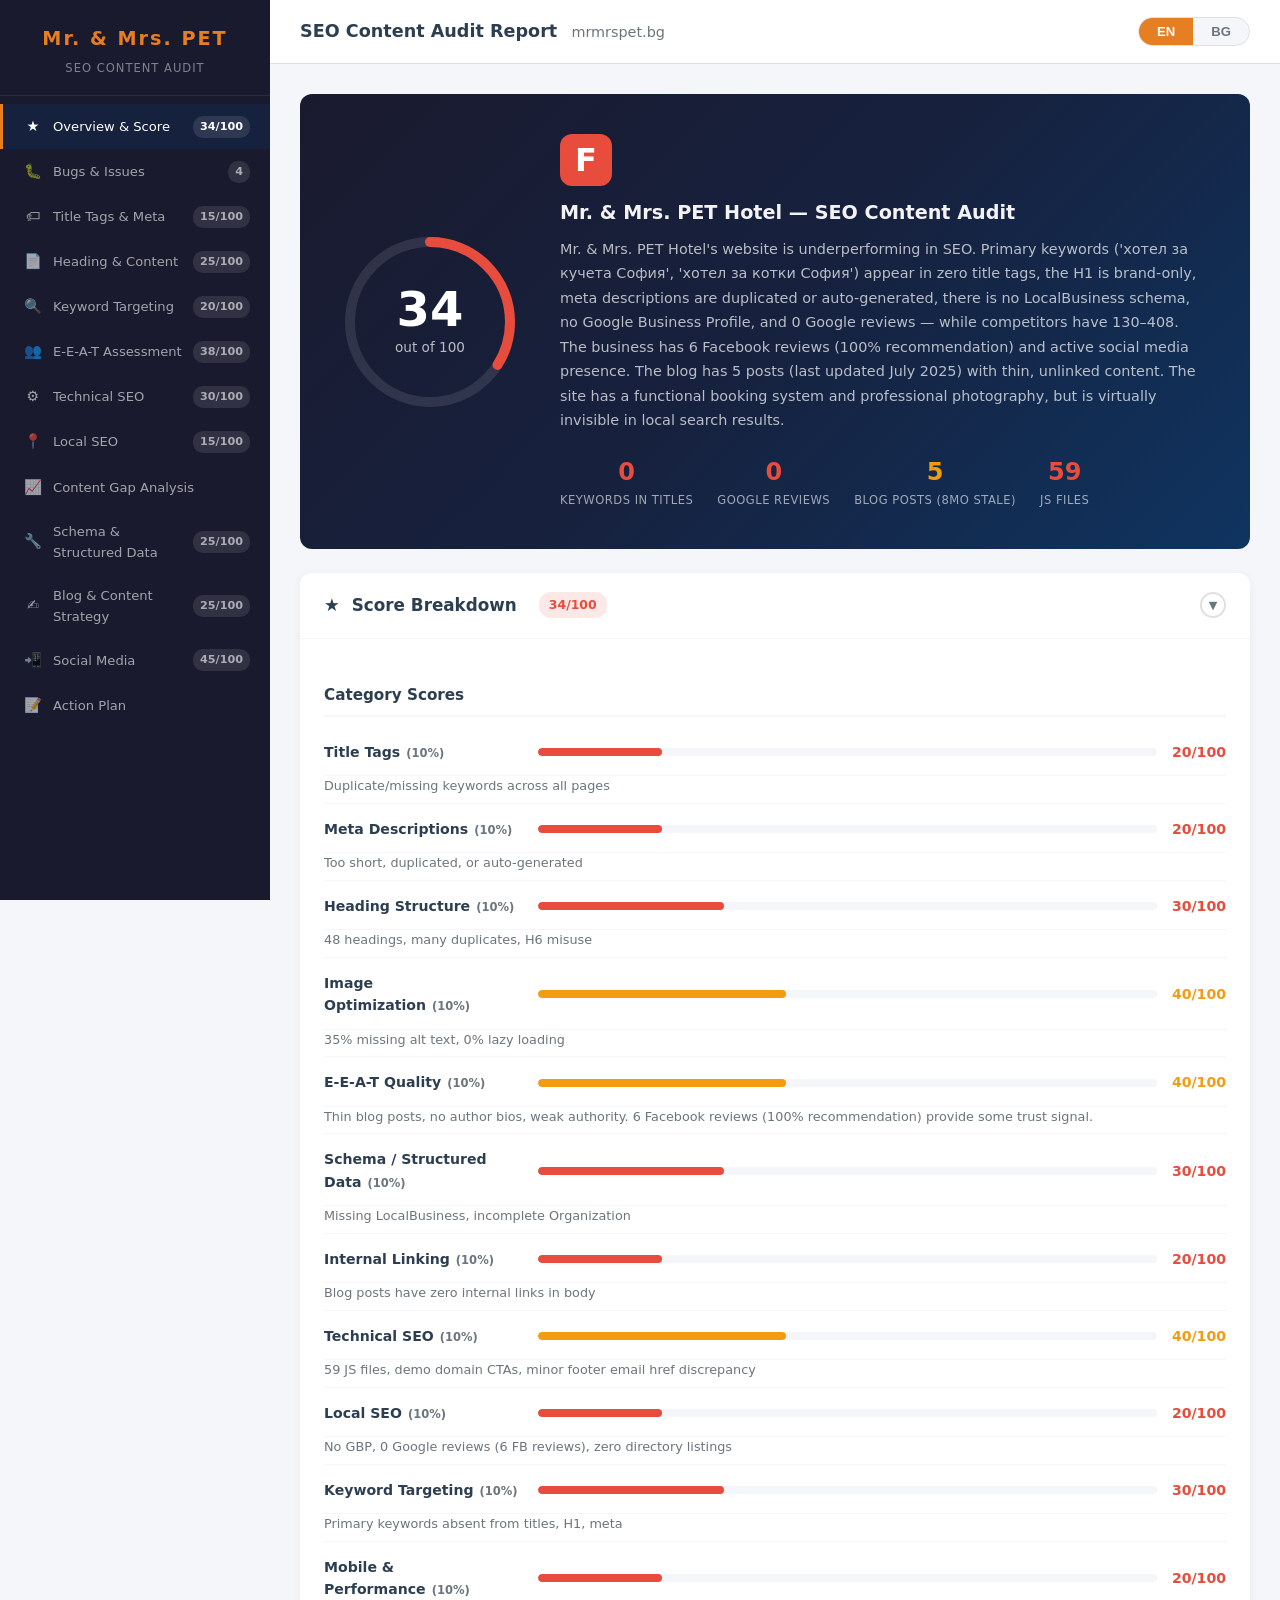
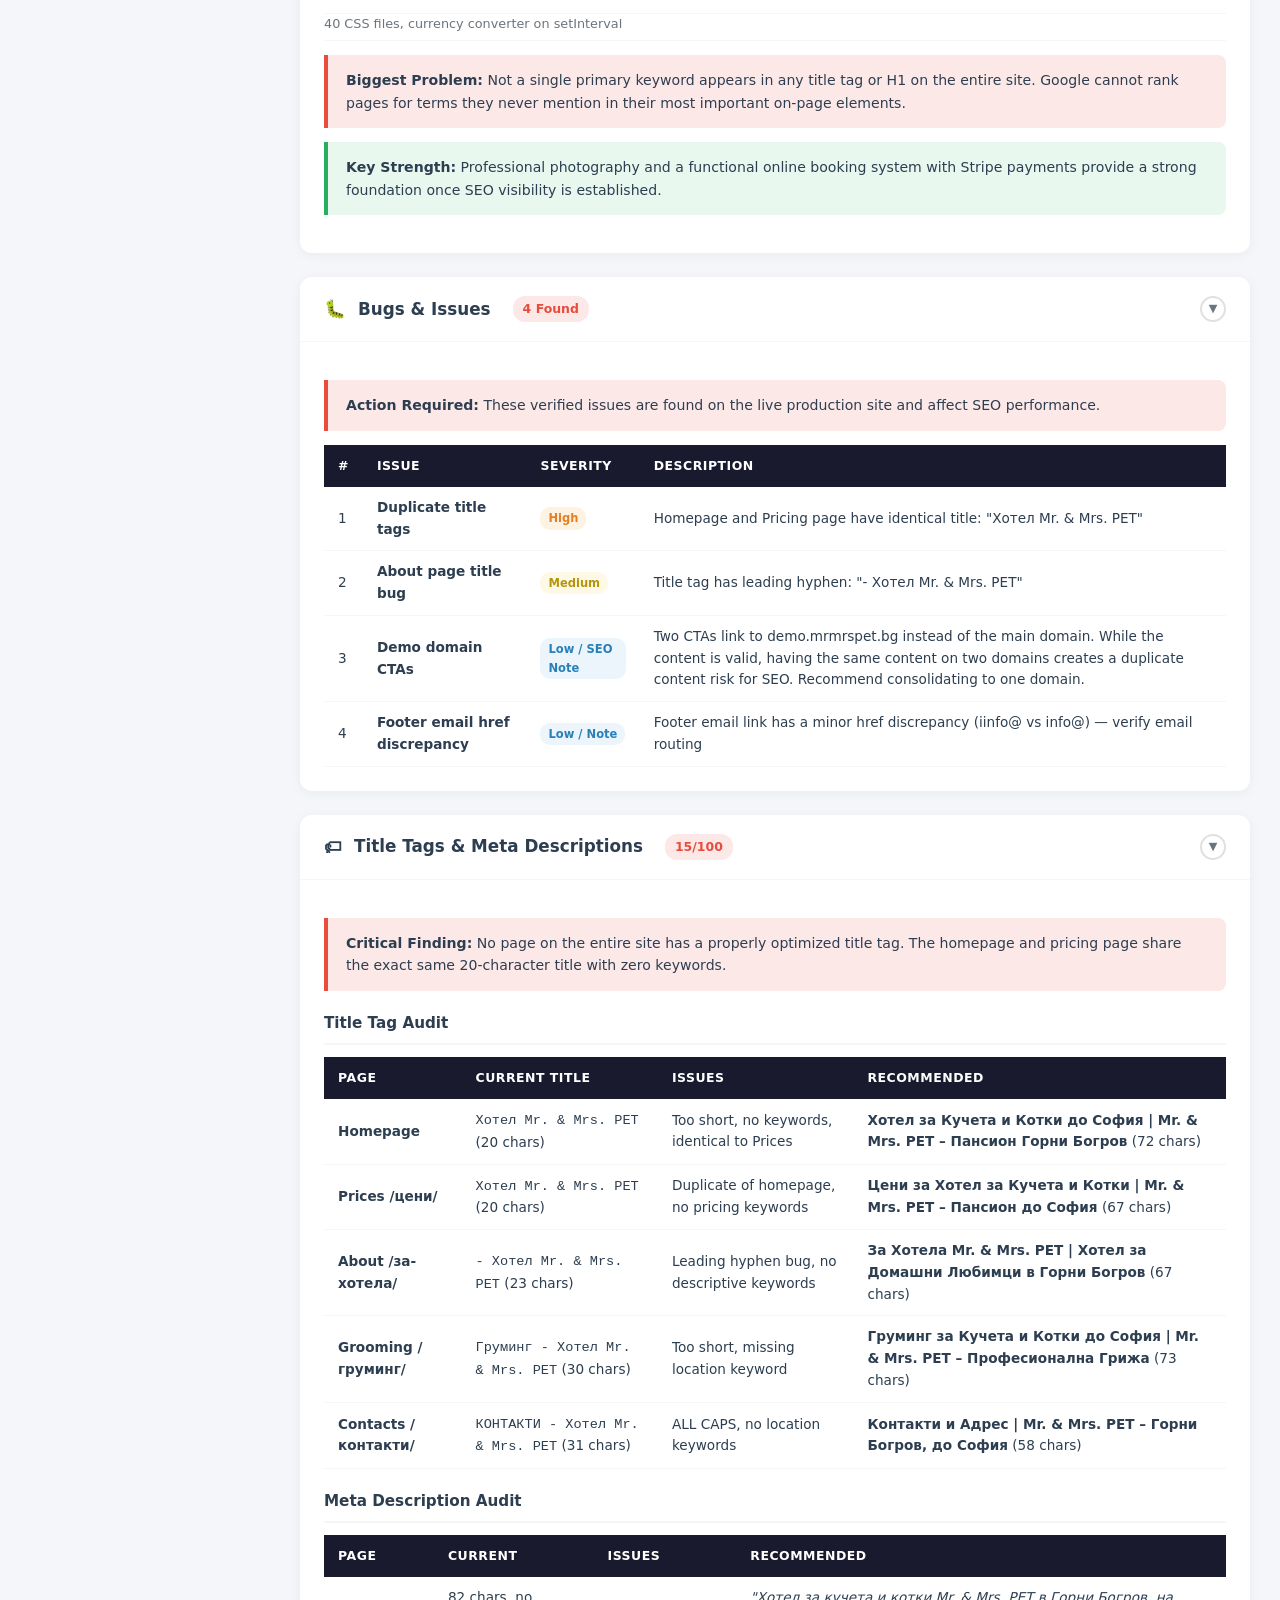
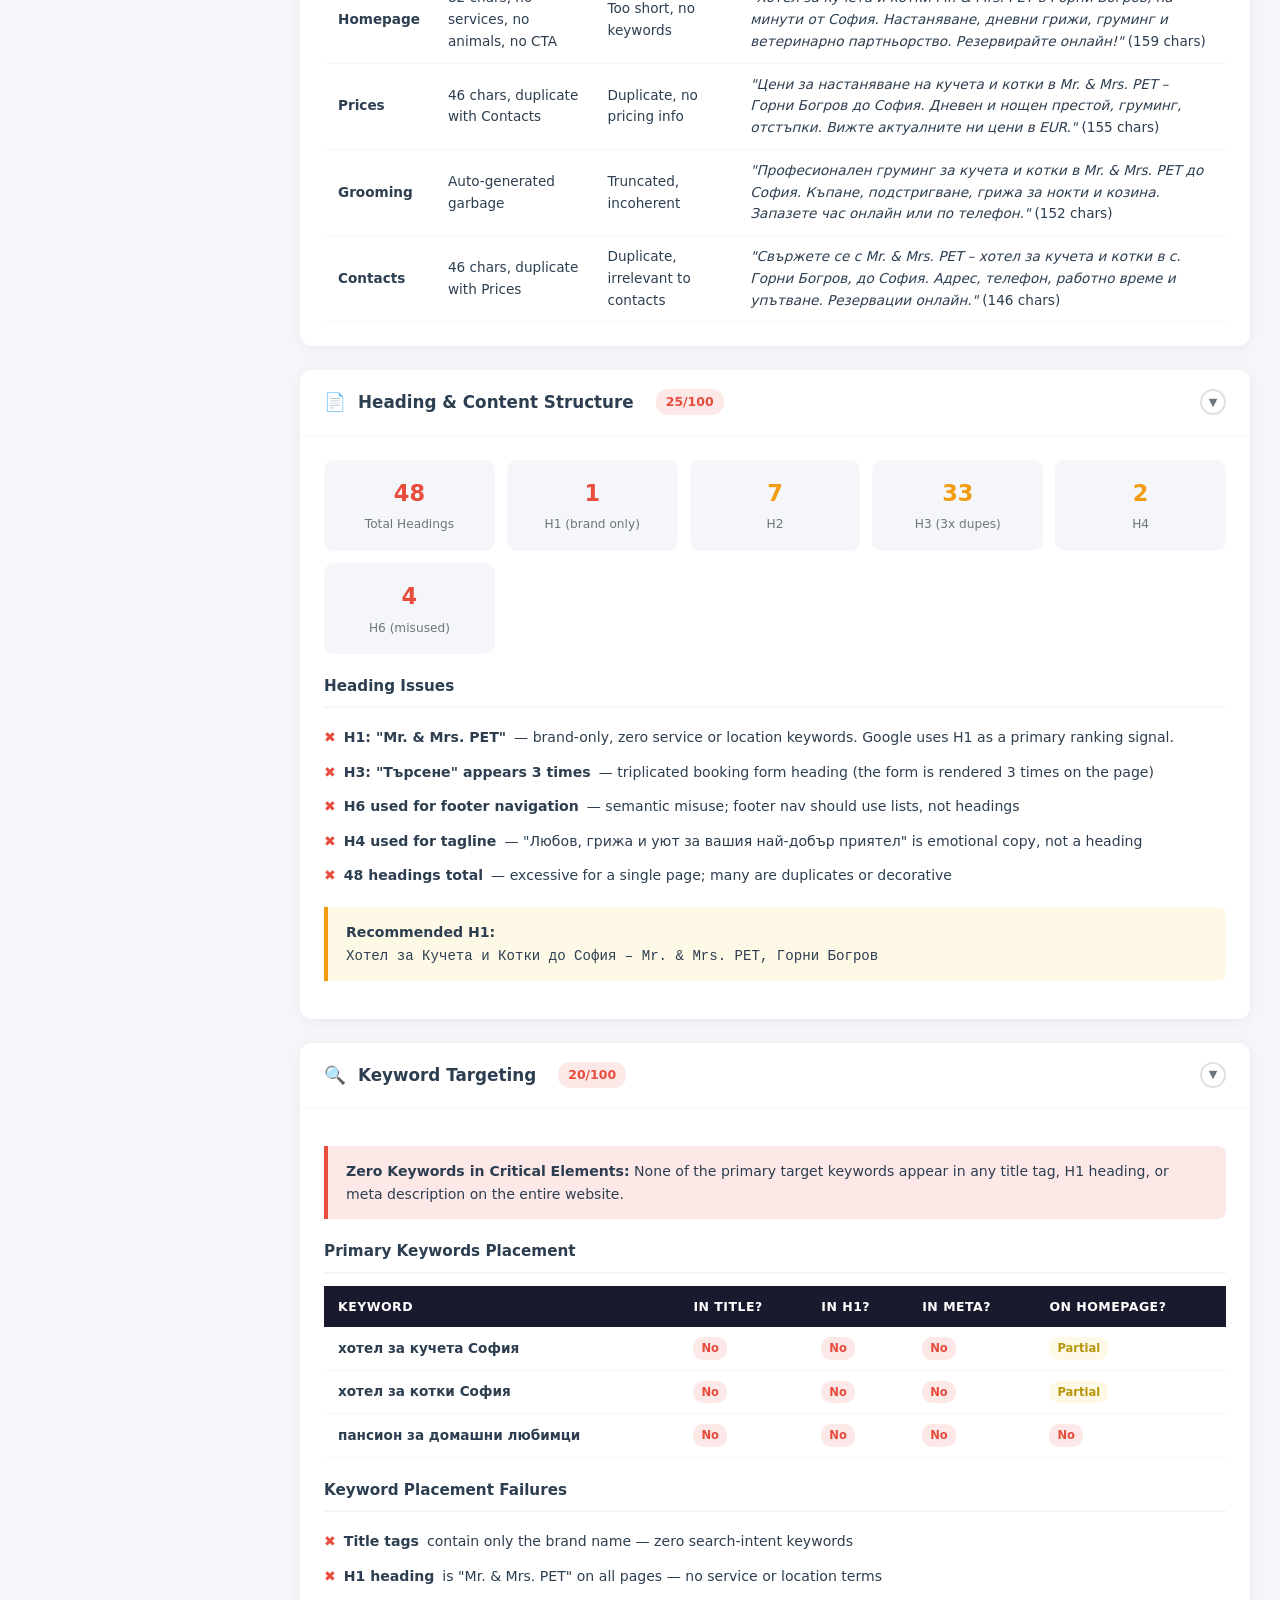
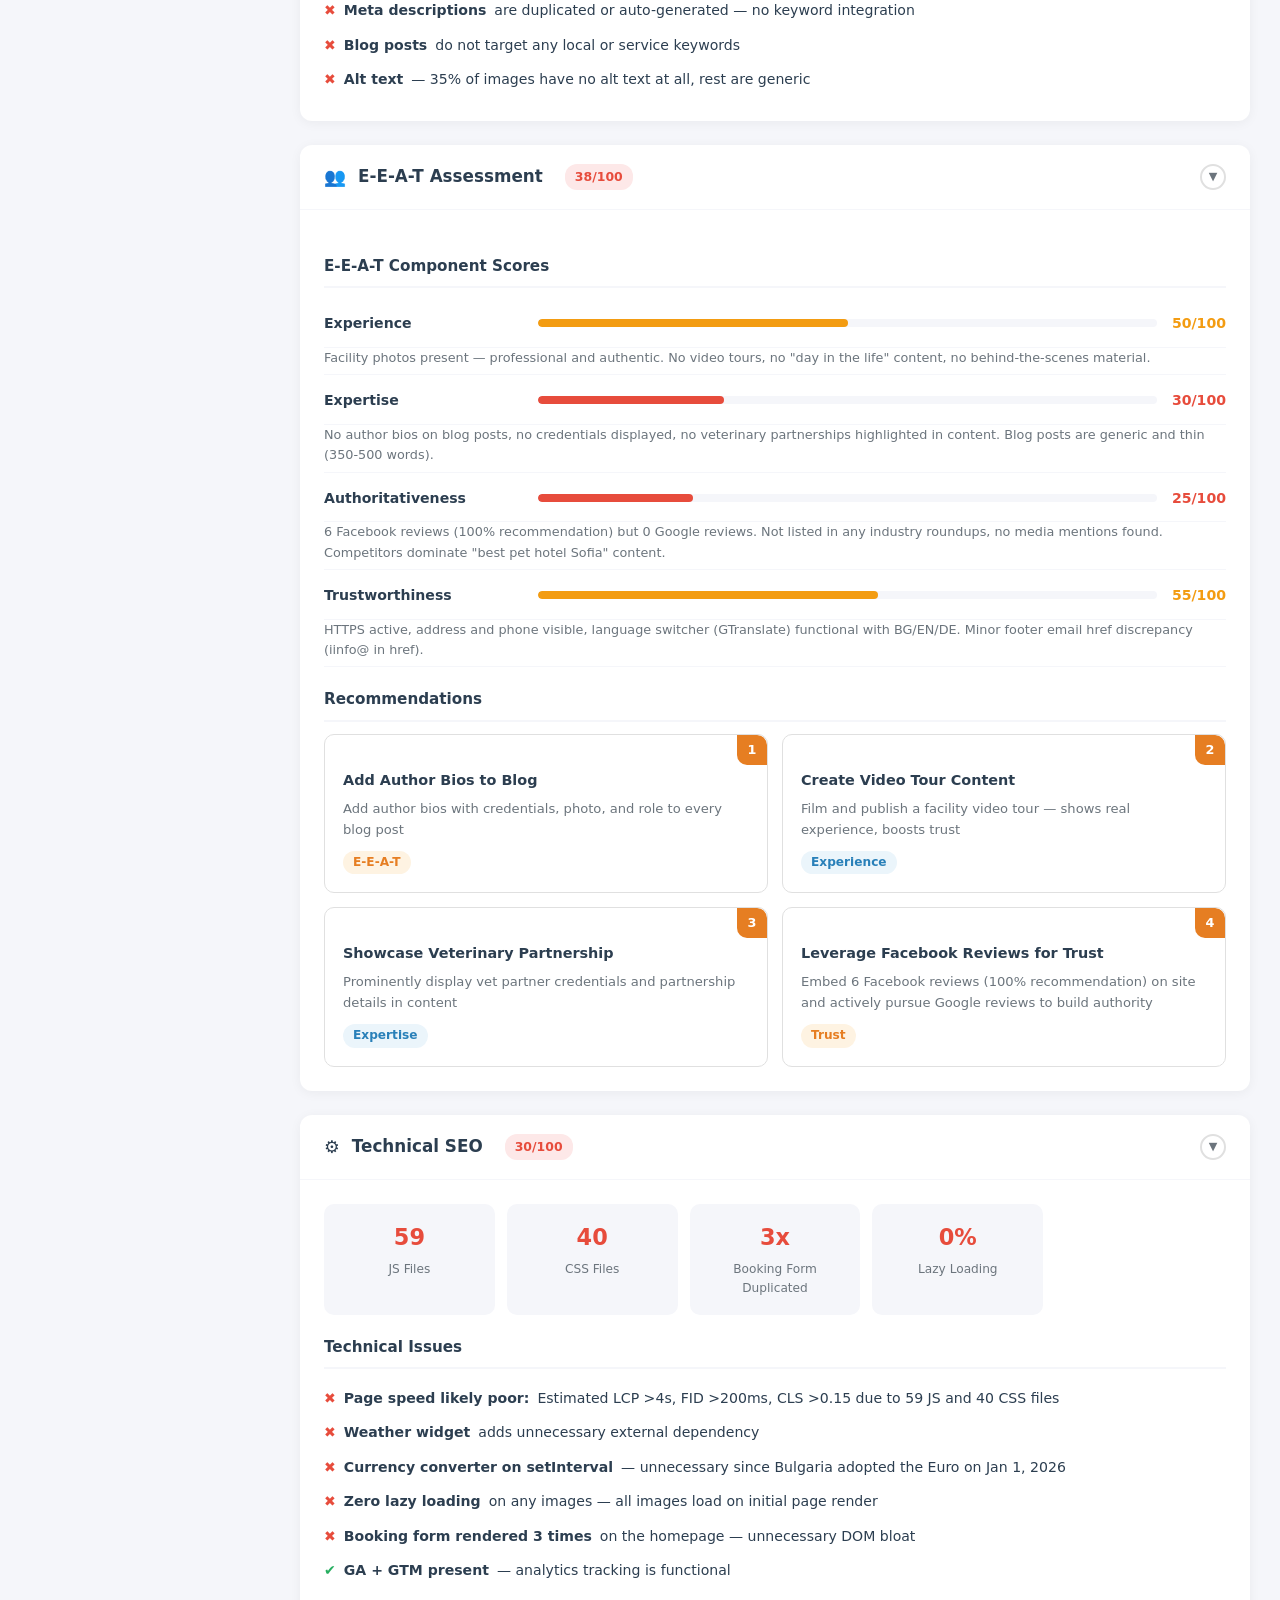
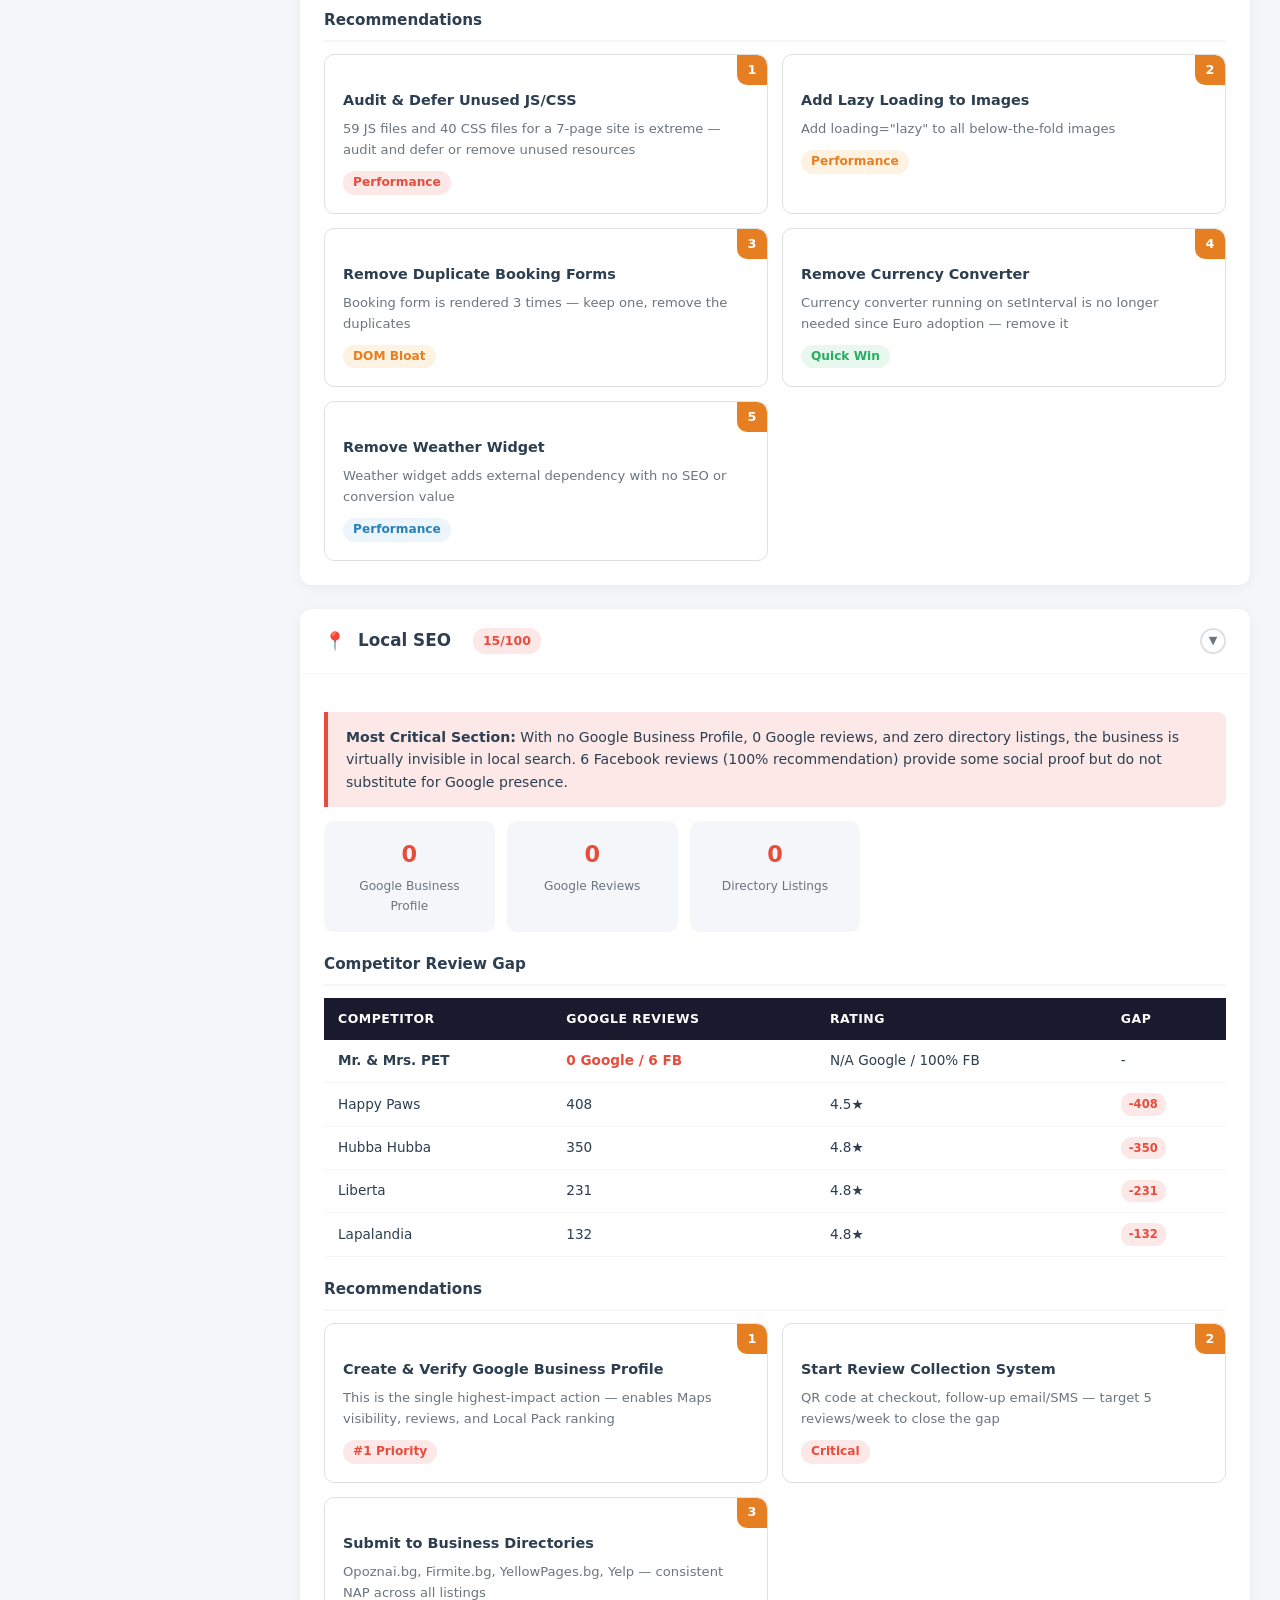
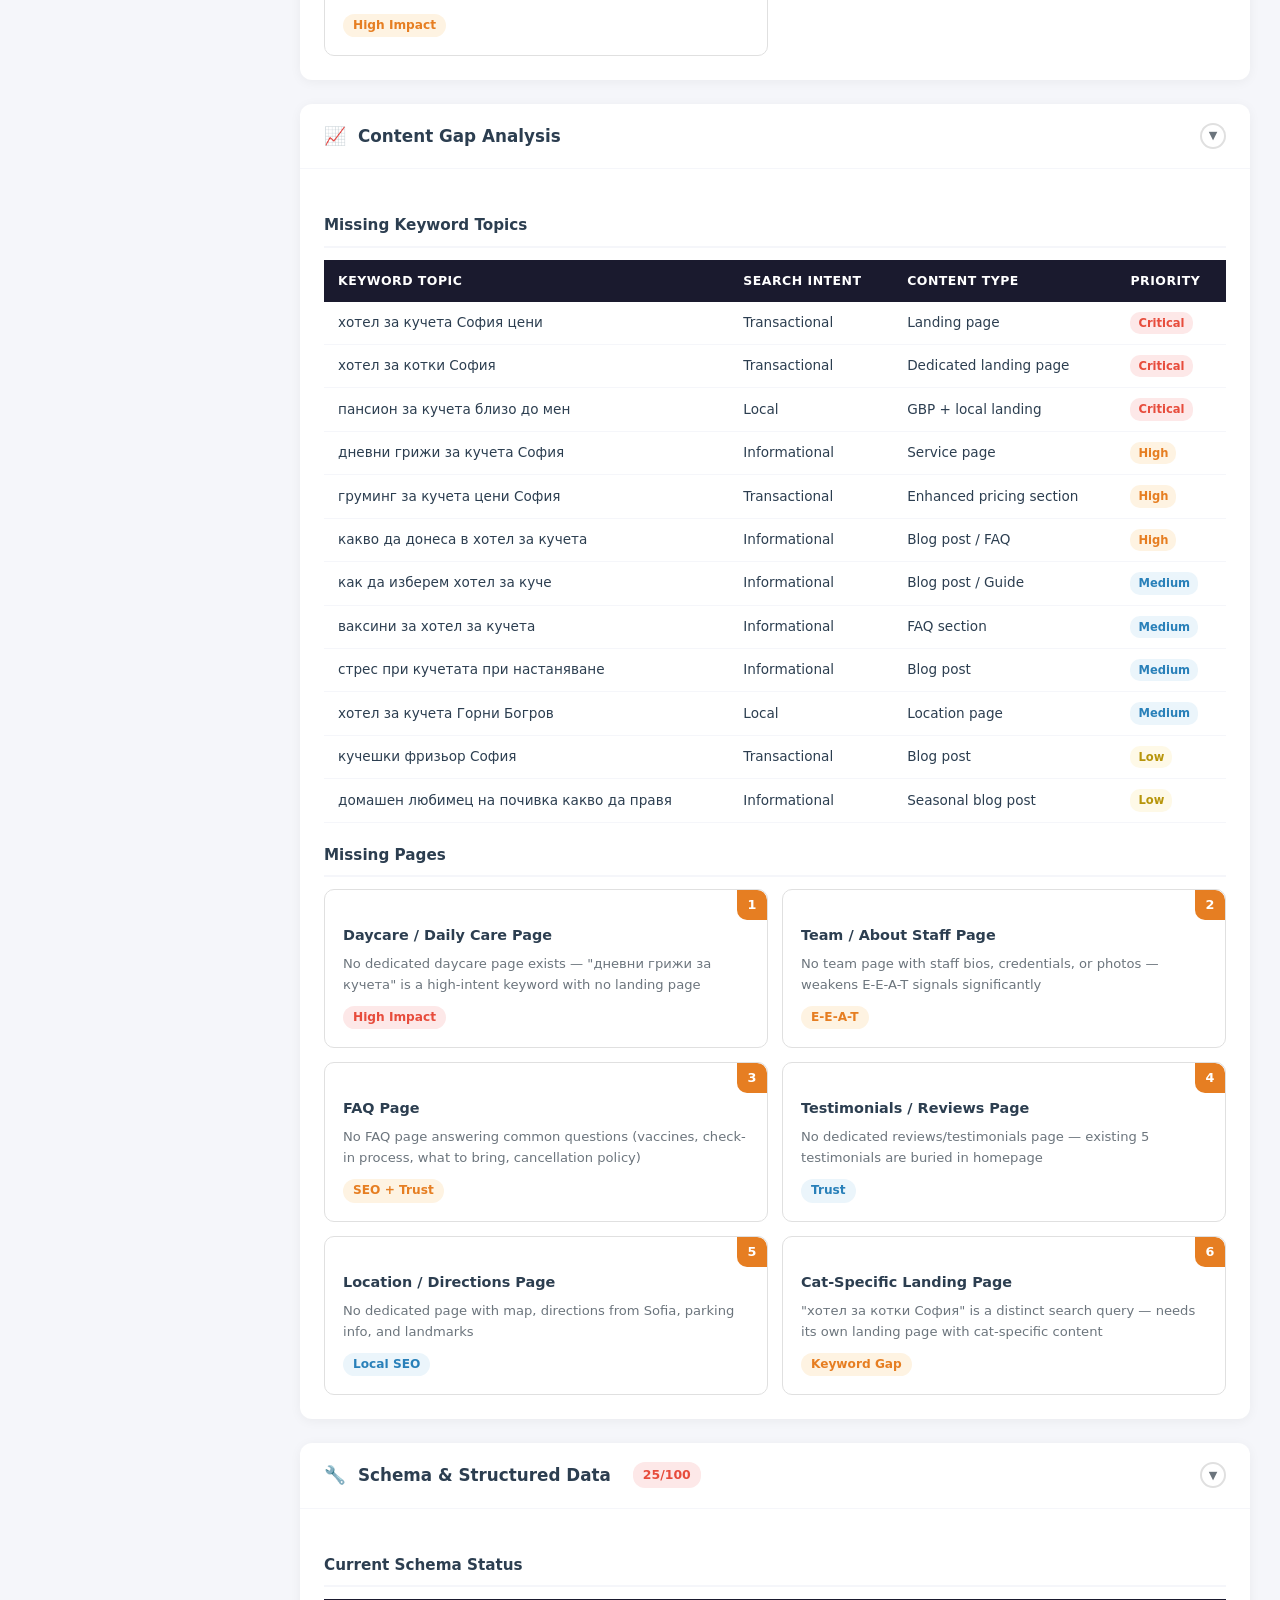
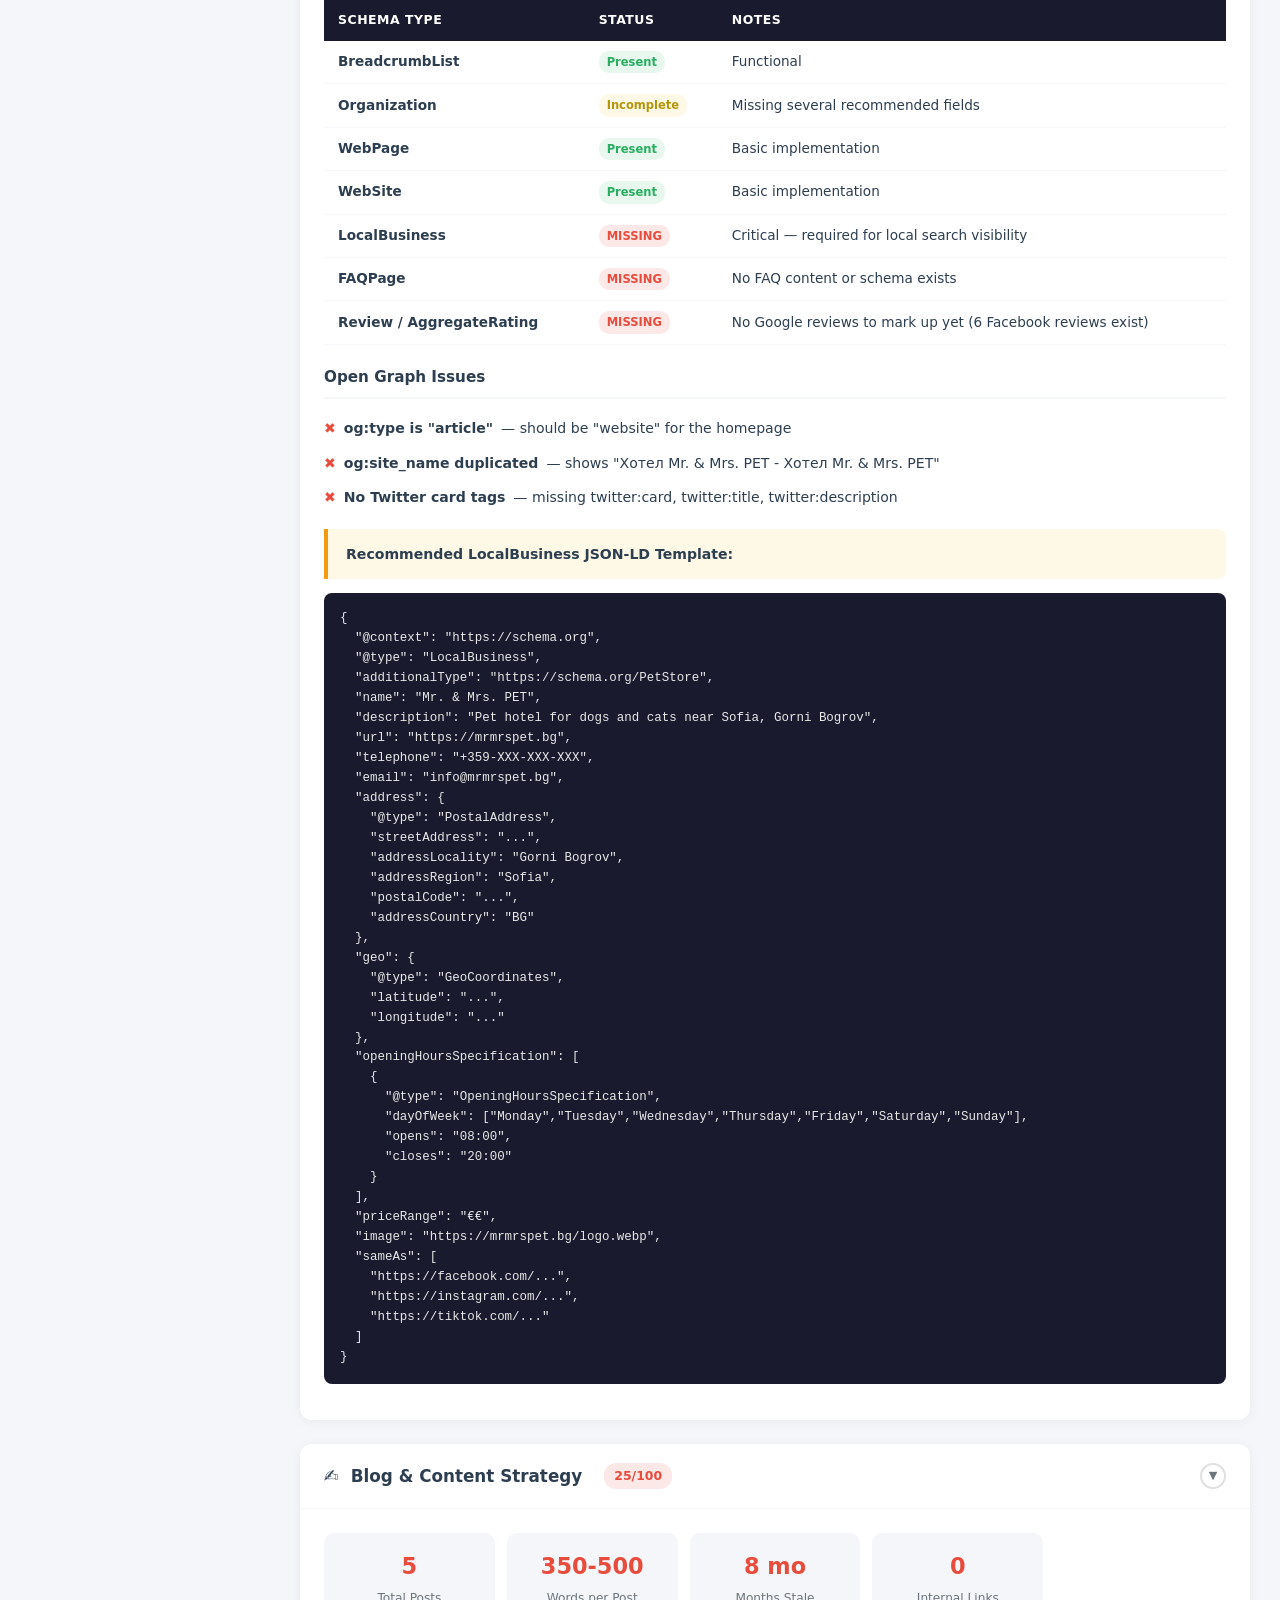
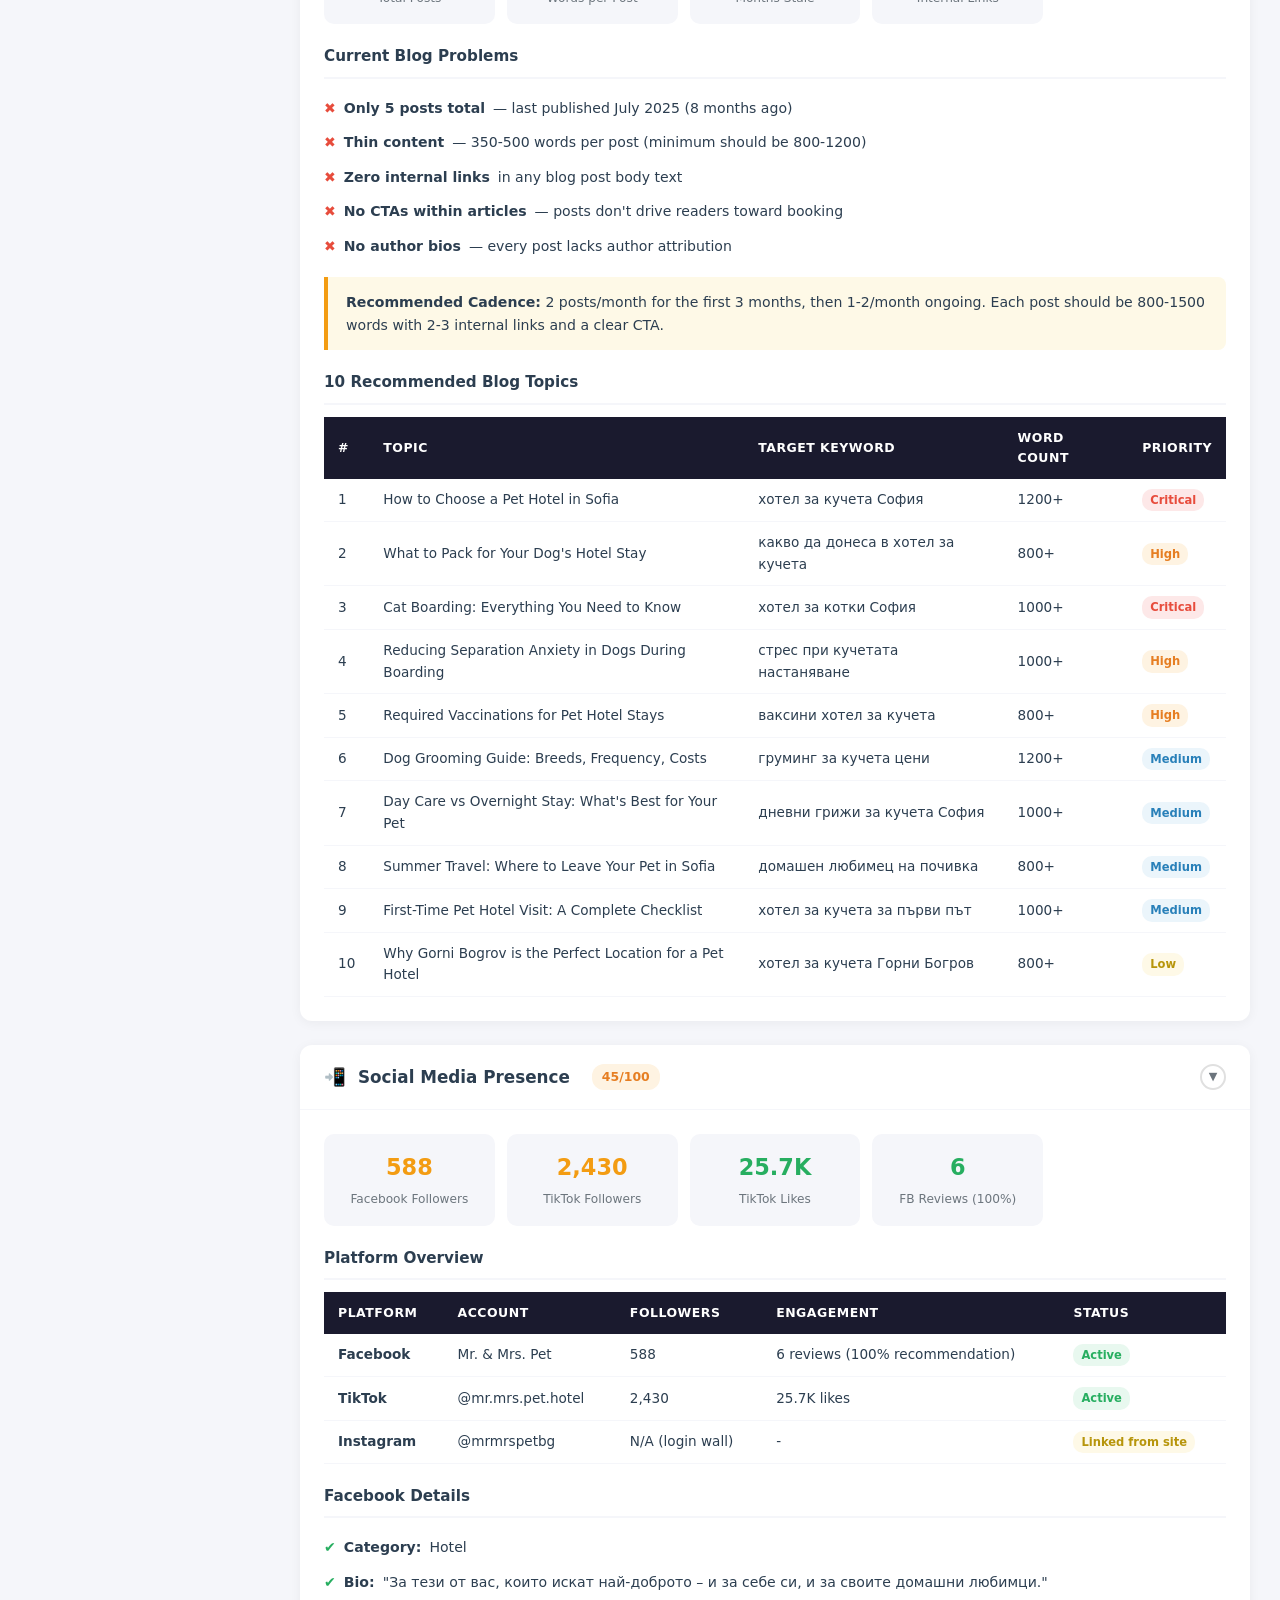
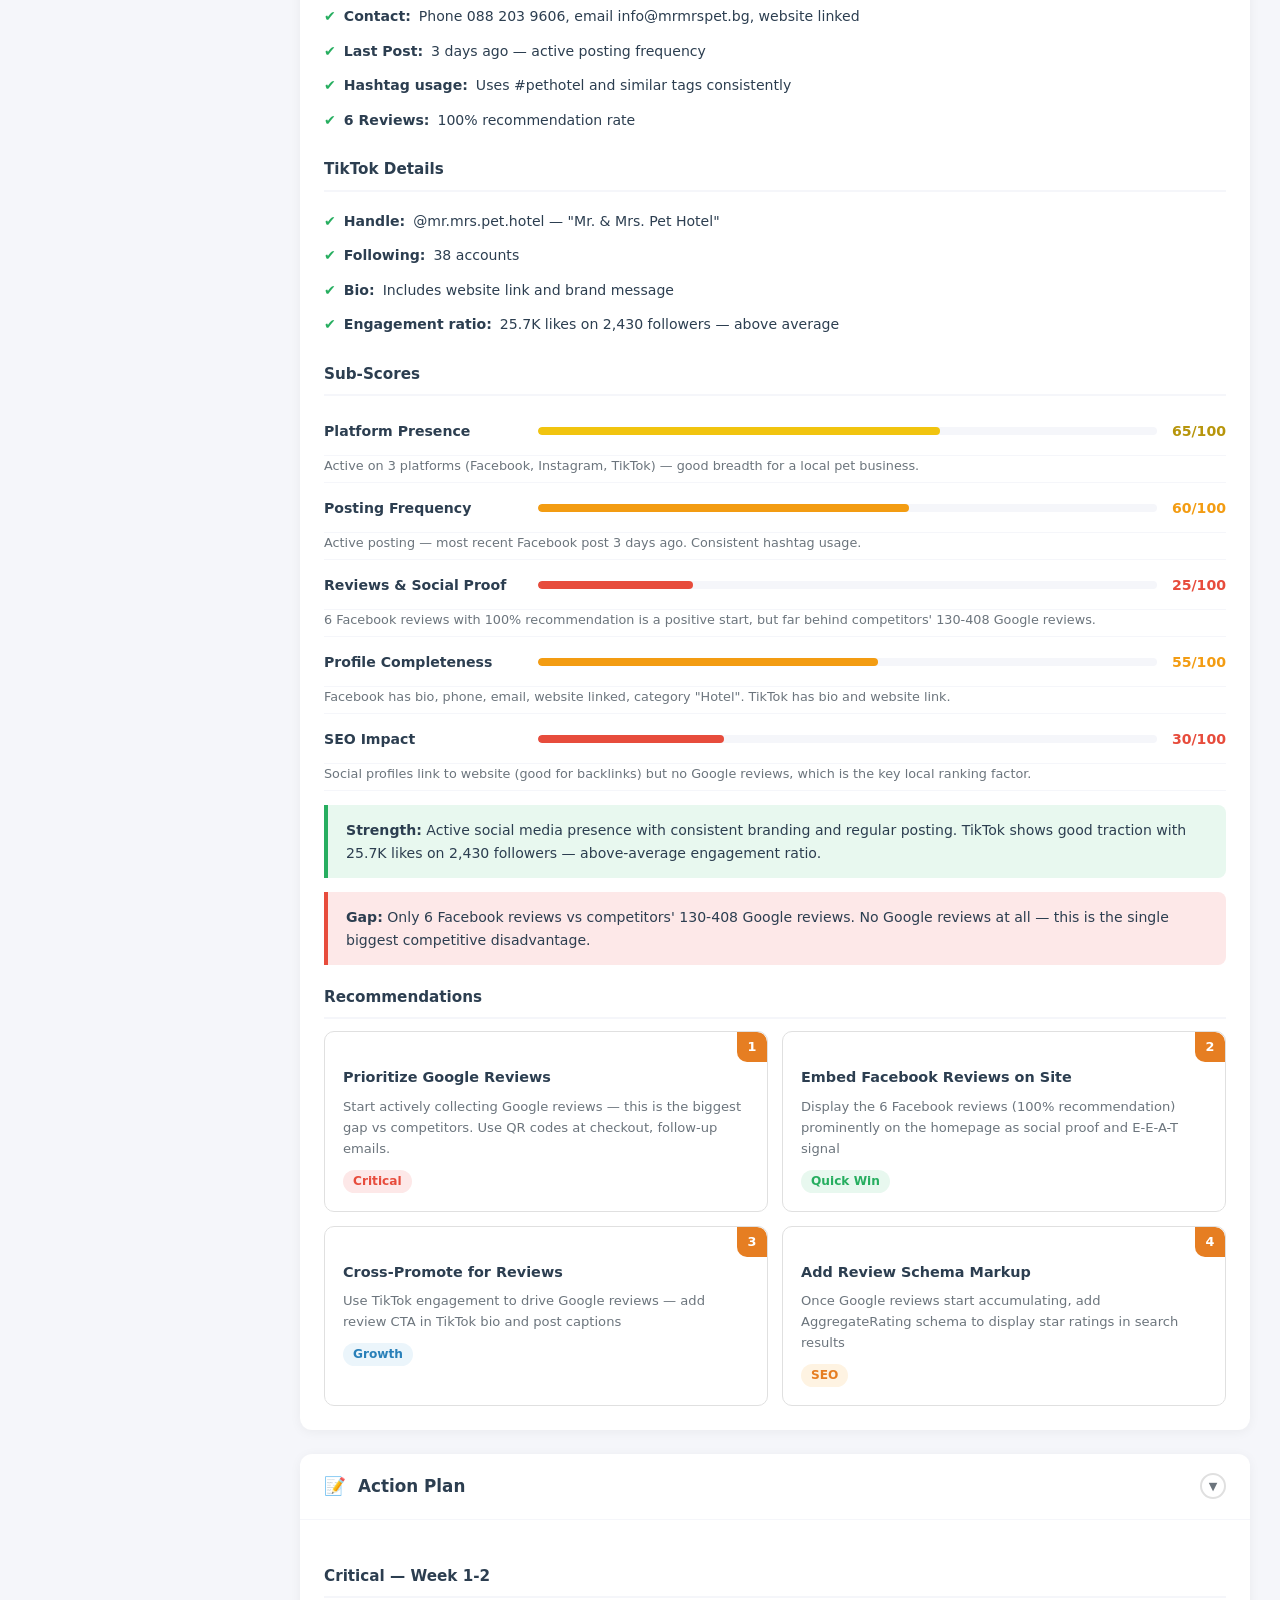
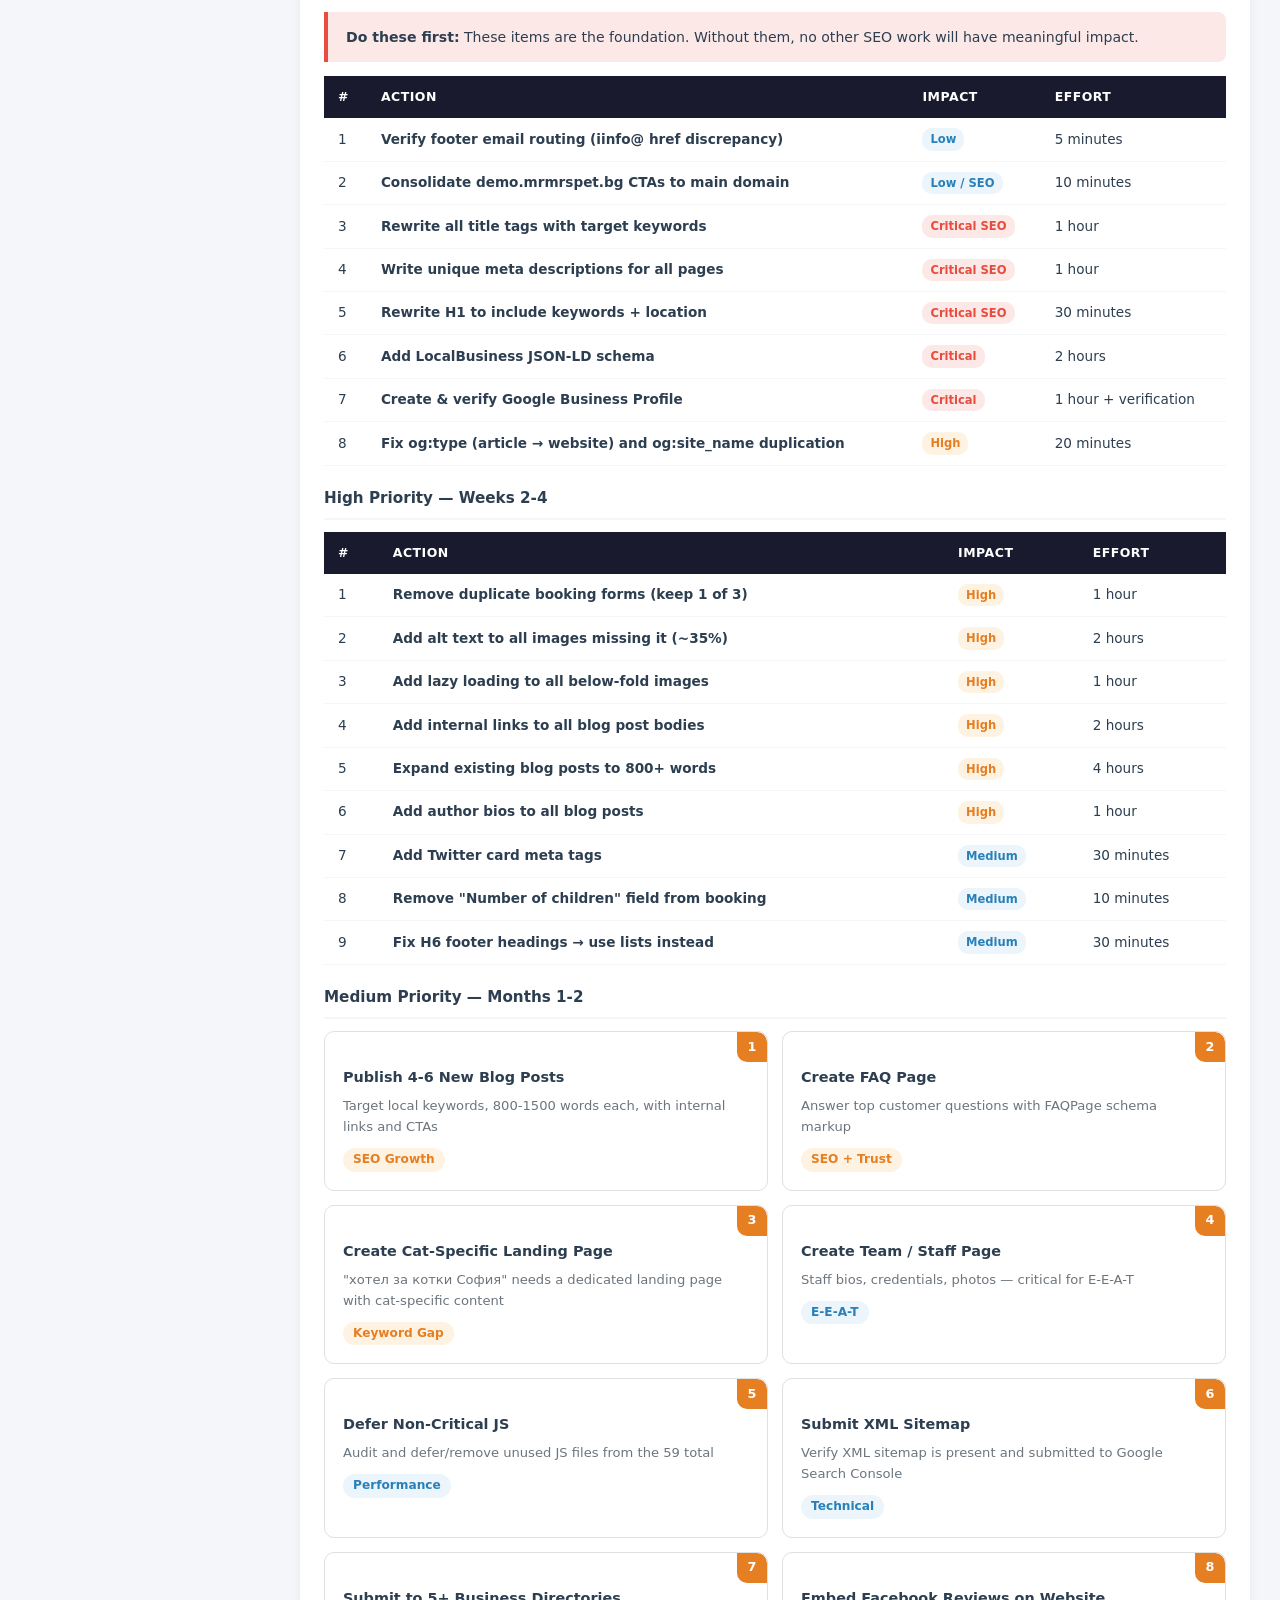
<file: mrmrspet-seo-report.html>
<!DOCTYPE html>
<html lang="en">
<head>
<meta charset="UTF-8">
<meta name="viewport" content="width=device-width, initial-scale=1.0">
<title>Mr. &amp; Mrs. PET Hotel — SEO Content Audit Report</title>
<style>
:root {
  --accent: #e67e22;
  --accent-dark: #d35400;
  --sidebar-bg: #1a1a2e;
  --sidebar-hover: #16213e;
  --content-bg: #f5f6fa;
  --card-bg: #ffffff;
  --text-primary: #2c3e50;
  --text-secondary: #6c757d;
  --border: #e0e0e0;
  --success: #27ae60;
  --warning: #f39c12;
  --danger: #e74c3c;
  --yellow: #f1c40f;
  --sidebar-w: 270px;
  --header-h: 64px;
}
*, *::before, *::after { box-sizing: border-box; margin: 0; padding: 0; }
html { scroll-behavior: smooth; }
body { font-family: 'Segoe UI', system-ui, -apple-system, sans-serif; background: var(--content-bg); color: var(--text-primary); line-height: 1.6; }

/* Sidebar */
.sidebar {
  position: fixed; top: 0; left: 0; width: var(--sidebar-w); height: 100vh;
  background: var(--sidebar-bg); color: #fff; z-index: 1000;
  display: flex; flex-direction: column; transition: transform .3s ease;
  overflow-y: auto;
}
.sidebar-brand { padding: 24px 20px 18px; text-align: center; border-bottom: 1px solid rgba(255,255,255,.08); }
.sidebar-brand h2 { font-size: 1.2rem; font-weight: 800; letter-spacing: 2px; color: var(--accent); }
.sidebar-brand small { color: rgba(255,255,255,.45); font-size: .72rem; display: block; margin-top: 4px; letter-spacing: 1px; text-transform: uppercase; }
.sidebar-nav { flex: 1; padding: 8px 0; }
.sidebar-nav a {
  display: flex; align-items: center; gap: 10px; padding: 11px 20px; color: rgba(255,255,255,.6);
  text-decoration: none; font-size: .82rem; transition: all .2s;
  border-left: 3px solid transparent;
}
.sidebar-nav a:hover, .sidebar-nav a.active {
  background: var(--sidebar-hover); color: #fff; border-left-color: var(--accent);
}
.sidebar-nav .nav-icon { font-size: .9rem; width: 20px; text-align: center; flex-shrink: 0; }
.sidebar-nav .nav-score {
  margin-left: auto; font-size: .7rem; font-weight: 700; padding: 2px 7px;
  border-radius: 10px; background: rgba(255,255,255,.1);
}

/* Hamburger */
.hamburger {
  display: none; position: fixed; top: 14px; left: 14px; z-index: 1100;
  background: var(--sidebar-bg); border: none; color: #fff; width: 40px; height: 40px;
  border-radius: 8px; cursor: pointer; font-size: 1.4rem; align-items: center; justify-content: center;
}
.overlay { display: none; position: fixed; inset: 0; background: rgba(0,0,0,.5); z-index: 999; }

/* Header */
.main-header {
  position: fixed; top: 0; left: var(--sidebar-w); right: 0; height: var(--header-h);
  background: #fff; border-bottom: 1px solid var(--border); z-index: 900;
  display: flex; align-items: center; justify-content: space-between; padding: 0 30px;
}
.main-header h1 { font-size: 1.1rem; color: var(--text-primary); }
.main-header h1 span { color: var(--text-secondary); font-weight: 400; font-size: .9rem; margin-left: 8px; }
.lang-toggle {
  display: flex; align-items: center; gap: 0;
  background: var(--content-bg); border-radius: 20px; overflow: hidden; border: 1px solid var(--border);
}
.lang-btn {
  padding: 6px 18px; border: none; background: transparent; cursor: pointer;
  font-weight: 700; font-size: .82rem; color: var(--text-secondary); transition: all .2s;
}
.lang-btn.active { background: var(--accent); color: #fff; }

/* Content */
.content { margin-left: var(--sidebar-w); margin-top: var(--header-h); padding: 30px; max-width: 1100px; }

/* Section cards */
.section { background: var(--card-bg); border-radius: 12px; margin-bottom: 24px; box-shadow: 0 2px 12px rgba(0,0,0,.05); overflow: hidden; }
.section-header {
  display: flex; align-items: center; justify-content: space-between;
  padding: 18px 24px; cursor: pointer; user-select: none;
  transition: background .2s;
}
.section-header:hover { background: #fafbfc; }
.section-header h2 { font-size: 1.05rem; display: flex; align-items: center; gap: 12px; }
.section-header h2 .sec-icon { font-size: 1.1rem; }
.section-header .sec-score {
  font-size: .78rem; font-weight: 700; padding: 3px 10px; border-radius: 12px; margin-left: 10px;
}
.sec-score.red { background: #fde8e8; color: var(--danger); }
.sec-score.orange { background: #fef3e2; color: #e67e22; }
.sec-score.yellow { background: #fef9e7; color: #b7950b; }
.sec-score.green { background: #e8f8ef; color: var(--success); }
.section-toggle {
  width: 26px; height: 26px; border-radius: 50%; border: 2px solid var(--border);
  display: flex; align-items: center; justify-content: center; transition: transform .3s;
  font-size: .7rem; color: var(--text-secondary); flex-shrink: 0;
}
.section.collapsed .section-toggle { transform: rotate(-90deg); }
.section-body { padding: 24px; border-top: 1px solid var(--content-bg); }
.section.collapsed .section-body { display: none; }

/* Overall Score Hero */
.hero-score {
  background: linear-gradient(135deg, #1a1a2e 0%, #16213e 50%, #0f3460 100%);
  border-radius: 12px; padding: 40px; color: #fff; margin-bottom: 24px;
  display: flex; align-items: center; gap: 40px; flex-wrap: wrap;
}
.score-ring { position: relative; width: 180px; height: 180px; flex-shrink: 0; }
.score-ring svg { width: 180px; height: 180px; transform: rotate(-90deg); }
.score-ring circle { fill: none; stroke-width: 10; }
.score-ring .ring-bg { stroke: rgba(255,255,255,.1); }
.score-ring .ring-fg { stroke: var(--danger); stroke-dasharray: 502; stroke-linecap: round; transition: stroke-dashoffset .8s ease; }
.score-ring .ring-text {
  position: absolute; inset: 0; display: flex; flex-direction: column;
  align-items: center; justify-content: center;
}
.score-ring .ring-val { font-size: 3rem; font-weight: 800; line-height: 1; }
.score-ring .ring-sub { font-size: .85rem; opacity: .7; margin-top: 4px; }
.hero-info { flex: 1; min-width: 250px; }
.hero-info .grade-badge {
  display: inline-block; background: var(--danger); color: #fff;
  font-size: 2rem; font-weight: 800; width: 52px; height: 52px;
  border-radius: 12px; text-align: center; line-height: 52px; margin-bottom: 12px;
}
.hero-info h3 { font-size: 1.2rem; font-weight: 600; margin-bottom: 8px; opacity: .95; }
.hero-info p { font-size: .9rem; opacity: .7; line-height: 1.7; }
.hero-stats { display: flex; gap: 24px; margin-top: 20px; flex-wrap: wrap; }
.hero-stat { text-align: center; }
.hero-stat .hs-val { font-size: 1.5rem; font-weight: 800; }
.hero-stat .hs-label { font-size: .72rem; opacity: .6; text-transform: uppercase; letter-spacing: .5px; }

/* Score bars */
.score-row { display: flex; align-items: center; gap: 14px; padding: 12px 0; border-bottom: 1px solid var(--content-bg); }
.score-row:last-child { border-bottom: none; }
.score-row .sr-label { width: 200px; font-weight: 600; font-size: .88rem; flex-shrink: 0; }
.score-row .sr-bar-wrap { flex: 1; height: 8px; background: var(--content-bg); border-radius: 4px; overflow: hidden; min-width: 80px; }
.score-row .sr-bar { height: 100%; border-radius: 4px; transition: width .8s ease; }
.score-row .sr-val { width: 55px; text-align: right; font-weight: 700; font-size: .88rem; flex-shrink: 0; }
.bar-red { background: var(--danger); }
.bar-orange { background: var(--warning); }
.bar-yellow { background: var(--yellow); }
.bar-green { background: var(--success); }
.text-red { color: var(--danger); }
.text-orange { color: var(--warning); }
.text-yellow { color: #b7950b; }
.text-green { color: var(--success); }

/* Subsection */
.subsection { margin-top: 20px; }
.subsection h3 { font-size: .95rem; font-weight: 700; margin-bottom: 12px; padding-bottom: 8px; border-bottom: 2px solid var(--content-bg); }
.subsection h4 { font-size: .88rem; font-weight: 700; margin: 16px 0 8px; color: var(--text-primary); }

/* Cards grid */
.card-grid { display: grid; grid-template-columns: repeat(auto-fill, minmax(300px, 1fr)); gap: 14px; }
.rec-card {
  border: 1px solid var(--border); border-radius: 10px; padding: 18px;
  transition: box-shadow .2s; position: relative; overflow: hidden;
}
.rec-card:hover { box-shadow: 0 4px 16px rgba(0,0,0,.08); }
.rec-card .rc-num {
  position: absolute; top: 0; right: 0; background: var(--accent); color: #fff;
  width: 30px; height: 30px; display: flex; align-items: center; justify-content: center;
  border-radius: 0 10px 0 10px; font-weight: 700; font-size: .8rem;
}
.rec-card h4 { font-size: .9rem; margin-bottom: 6px; padding-right: 34px; }
.rec-card p { font-size: .82rem; color: var(--text-secondary); margin-bottom: 8px; }
.rec-card .rc-impact {
  display: inline-block; padding: 2px 10px; border-radius: 12px;
  font-size: .76rem; font-weight: 700;
}
.rc-impact.green { background: #e8f8ef; color: var(--success); }
.rc-impact.orange { background: #fef3e2; color: #e67e22; }
.rc-impact.blue { background: #ebf5fb; color: #2980b9; }
.rc-impact.red { background: #fde8e8; color: var(--danger); }

/* Tables */
.resp-table { width: 100%; overflow-x: auto; }
.resp-table table { width: 100%; border-collapse: collapse; font-size: .85rem; min-width: 500px; }
.resp-table th {
  background: var(--sidebar-bg); color: #fff; padding: 11px 14px; text-align: left;
  font-weight: 600; font-size: .78rem; text-transform: uppercase; letter-spacing: .5px;
}
.resp-table td { padding: 10px 14px; border-bottom: 1px solid var(--content-bg); }
.resp-table tr:hover td { background: #fafbfc; }
.badge { display: inline-block; padding: 2px 8px; border-radius: 10px; font-size: .72rem; font-weight: 700; }
.badge-red { background: #fde8e8; color: var(--danger); }
.badge-orange { background: #fef3e2; color: #e67e22; }
.badge-green { background: #e8f8ef; color: var(--success); }
.badge-blue { background: #ebf5fb; color: #2980b9; }
.badge-yellow { background: #fef9e7; color: #b7950b; }

/* Stat cards */
.stat-grid { display: grid; grid-template-columns: repeat(auto-fill, minmax(150px, 1fr)); gap: 12px; }
.stat-card {
  background: var(--content-bg); border-radius: 10px; padding: 16px; text-align: center;
}
.stat-card .sv { font-size: 1.4rem; font-weight: 800; }
.stat-card .sl { font-size: .76rem; color: var(--text-secondary); margin-top: 4px; }

/* Key finding callout */
.callout {
  background: #fef9e7; border-left: 4px solid var(--warning); padding: 14px 18px;
  border-radius: 0 8px 8px 0; margin: 14px 0; font-size: .88rem;
}
.callout.danger { background: #fde8e8; border-left-color: var(--danger); }
.callout.success { background: #e8f8ef; border-left-color: var(--success); }
.callout strong { color: var(--text-primary); }

/* Check list */
.check-list { list-style: none; }
.check-list li { padding: 6px 0; font-size: .88rem; display: flex; align-items: flex-start; gap: 8px; }
.check-list .icon-pass { color: var(--success); font-weight: 700; }
.check-list .icon-fail { color: var(--danger); font-weight: 700; }
.check-list .icon-warn { color: var(--warning); font-weight: 700; }

/* Exec text */
.exec-text { font-size: .92rem; line-height: 1.8; color: var(--text-secondary); }
.exec-text strong { color: var(--text-primary); }

/* Code block */
.code-block { background: #1a1a2e; color: #e8e8e8; border-radius: 8px; padding: 16px; font-family: 'Consolas', 'Monaco', monospace; font-size: .78rem; overflow-x: auto; line-height: 1.6; margin: 12px 0; white-space: pre; }

/* Footer */
.footer {
  text-align: center; padding: 24px; color: var(--text-secondary); font-size: .8rem;
  border-top: 1px solid var(--border); margin-top: 10px;
}

/* Print */
@media print {
  .sidebar, .hamburger, .overlay, .main-header, .lang-toggle, .section-toggle { display: none !important; }
  .content { margin: 0 !important; padding: 10px !important; max-width: none; }
  .section { break-inside: avoid; box-shadow: none; border: 1px solid #ddd; }
  .section.collapsed .section-body { display: block !important; }
  .hero-score { color: #000 !important; background: #f5f5f5 !important; -webkit-print-color-adjust: exact; print-color-adjust: exact; }
}

/* Responsive */
@media (max-width: 1024px) { :root { --sidebar-w: 240px; } }
@media (max-width: 768px) {
  .sidebar { transform: translateX(-100%); width: 280px; }
  .sidebar.open { transform: translateX(0); }
  .overlay.open { display: block; }
  .hamburger { display: flex; }
  .main-header { left: 0; padding: 0 14px 0 62px; }
  .main-header h1 { font-size: .9rem; }
  .main-header h1 span { display: none; }
  .content { margin-left: 0; padding: 20px 14px; }
  .hero-score { flex-direction: column; align-items: center; text-align: center; padding: 30px 20px; }
  .score-row { flex-wrap: wrap; }
  .score-row .sr-label { width: 100%; font-size: .82rem; }
  .card-grid { grid-template-columns: 1fr; }
  .stat-grid { grid-template-columns: repeat(2, 1fr); }
}

/* Scrollbar */
.sidebar::-webkit-scrollbar { width: 4px; }
.sidebar::-webkit-scrollbar-thumb { background: rgba(255,255,255,.15); border-radius: 2px; }
</style>
</head>
<body>

<button class="hamburger" onclick="toggleSidebar()" aria-label="Menu">&#9776;</button>
<div class="overlay" id="overlay" onclick="toggleSidebar()"></div>

<nav class="sidebar" id="sidebar">
  <div class="sidebar-brand">
    <h2>Mr. &amp; Mrs. PET</h2>
    <small id="sbSub">SEO Content Audit</small>
  </div>
  <div class="sidebar-nav" id="sidebarNav"></div>
</nav>

<header class="main-header">
  <h1 id="headerTitle">SEO Content Audit Report <span>mrmrspet.bg</span></h1>
  <div class="lang-toggle">
    <button class="lang-btn active" id="btnEN" onclick="setLang('en')">EN</button>
    <button class="lang-btn" id="btnBG" onclick="setLang('bg')">BG</button>
  </div>
</header>

<main class="content" id="mc"></main>

<script>
let lang = 'en';
const L = (en, bg) => lang === 'bg' ? bg : en;

function scoreColor(s) {
  if (s < 40) return 'red';
  if (s <= 60) return 'orange';
  if (s <= 75) return 'yellow';
  return 'green';
}
function barCls(s) { return 'bar-' + scoreColor(s); }
function txtCls(s) { return 'text-' + scoreColor(s); }

const NAV = [
  { id: 'overview', icon: '&#9733;', en: 'Overview & Score', bg: 'Преглед и Оценка', score: '34/100' },
  { id: 'bugs', icon: '&#128027;', en: 'Bugs & Issues', bg: 'Бъгове и Проблеми', score: '4' },
  { id: 'titles', icon: '&#127991;', en: 'Title Tags & Meta', bg: 'Title тагове и Мета', score: '15/100' },
  { id: 'headings', icon: '&#128196;', en: 'Heading & Content', bg: 'Заглавия и Съдържание', score: '25/100' },
  { id: 'keywords', icon: '&#128269;', en: 'Keyword Targeting', bg: 'Ключови Думи', score: '20/100' },
  { id: 'eeat', icon: '&#128101;', en: 'E-E-A-T Assessment', bg: 'E-E-A-T Оценка', score: '38/100' },
  { id: 'techseo', icon: '&#9881;', en: 'Technical SEO', bg: 'Техническо SEO', score: '30/100' },
  { id: 'local', icon: '&#128205;', en: 'Local SEO', bg: 'Локално SEO', score: '15/100' },
  { id: 'gaps', icon: '&#128200;', en: 'Content Gap Analysis', bg: 'Анализ на Липси', score: '' },
  { id: 'schema', icon: '&#128295;', en: 'Schema & Structured Data', bg: 'Schema и Данни', score: '25/100' },
  { id: 'blog', icon: '&#9997;', en: 'Blog & Content Strategy', bg: 'Блог и Стратегия', score: '25/100' },
  { id: 'social', icon: '&#128242;', en: 'Social Media', bg: 'Социални Медии', score: '45/100' },
  { id: 'action', icon: '&#128221;', en: 'Action Plan', bg: 'План за Действие', score: '' },
];

function buildNav() {
  const nav = document.getElementById('sidebarNav');
  nav.innerHTML = NAV.map(n => {
    const lbl = L(n.en, n.bg);
    const sc = n.score ? `<span class="nav-score">${n.score}</span>` : '';
    return `<a href="#${n.id}" onclick="closeSidebar()"><span class="nav-icon">${n.icon}</span>${lbl}${sc}</a>`;
  }).join('');
}

function render() {
  document.getElementById('headerTitle').innerHTML = L(
    'SEO Content Audit Report <span>mrmrspet.bg</span>',
    'SEO Одит на Съдържанието <span>mrmrspet.bg</span>'
  );
  document.getElementById('sbSub').textContent = L('SEO Content Audit', 'SEO Одит на Съдържанието');
  buildNav();

  const mc = document.getElementById('mc');
  let h = '';

  // ============ HERO SCORE ============
  const dashOff = 502 - (502 * 34 / 100);
  h += `
  <div class="hero-score" id="overview">
    <div class="score-ring">
      <svg viewBox="0 0 180 180"><circle class="ring-bg" cx="90" cy="90" r="80"/><circle class="ring-fg" cx="90" cy="90" r="80" style="stroke-dashoffset:${dashOff}"/></svg>
      <div class="ring-text"><div class="ring-val">34</div><div class="ring-sub">${L('out of 100','от 100')}</div></div>
    </div>
    <div class="hero-info">
      <div class="grade-badge">F</div>
      <h3>${L('Mr. & Mrs. PET Hotel \u2014 SEO Content Audit','Mr. & Mrs. PET Hotel \u2014 SEO Одит на Съдържанието')}</h3>
      <p>${L(
        "Mr. & Mrs. PET Hotel's website is underperforming in SEO. Primary keywords ('хотел за кучета София', 'хотел за котки София') appear in zero title tags, the H1 is brand-only, meta descriptions are duplicated or auto-generated, there is no LocalBusiness schema, no Google Business Profile, and 0 Google reviews \u2014 while competitors have 130\u2013408. The business has 6 Facebook reviews (100% recommendation) and active social media presence. The blog has 5 posts (last updated July 2025) with thin, unlinked content. The site has a functional booking system and professional photography, but is virtually invisible in local search results.",
        "Уебсайтът на хотел Mr. & Mrs. PET изостава в SEO. Основните ключови думи ('хотел за кучета София', 'хотел за котки София') не присъстват в нито един title таг, H1 е само бранд, мета описанията са дублирани или автоматично генерирани, липсва LocalBusiness schema, няма Google Business профил и 0 Google ревюта \u2014 докато конкурентите имат 130\u2013408. Бизнесът има 6 Facebook ревюта (100% препоръка) и активно присъствие в социалните медии. Блогът има 5 публикации (последно обновен юли 2025) с кратко, несвързано съдържание. Сайтът има функционална система за резервации и професионална фотография, но е практически невидим в локалните резултати от търсенето."
      )}</p>
      <div class="hero-stats">
        <div class="hero-stat"><div class="hs-val" style="color:#e74c3c">0</div><div class="hs-label">${L('Keywords in Titles','Ключови думи в заглавия')}</div></div>
        <div class="hero-stat"><div class="hs-val" style="color:#e74c3c">0</div><div class="hs-label">${L('Google Reviews','Google ревюта')}</div></div>
        <div class="hero-stat"><div class="hs-val" style="color:#f39c12">5</div><div class="hs-label">${L('Blog Posts (8mo stale)','Блог поста (8мес неактивни)')}</div></div>
        <div class="hero-stat"><div class="hs-val" style="color:#e74c3c">59</div><div class="hs-label">${L('JS Files','JS файла')}</div></div>
      </div>
    </div>
  </div>`;

  // ============ SCORE BREAKDOWN ============
  h += sec('overview-detail', '&#9733;', L('Score Breakdown','Разбивка на Оценките'), '34/100', false, `
    <div class="subsection"><h3>${L('Category Scores','Оценки по Категории')}</h3>
    ${scoreBar(L('Title Tags','Title тагове'), 20, 10, L('Duplicate/missing keywords across all pages','Дублирани/липсващи ключови думи на всички страници'))}
    ${scoreBar(L('Meta Descriptions','Мета описания'), 20, 10, L('Too short, duplicated, or auto-generated','Твърде кратки, дублирани или автоматично генерирани'))}
    ${scoreBar(L('Heading Structure','Структура на заглавия'), 30, 10, L('48 headings, many duplicates, H6 misuse','48 заглавия, много дублирани, неправилна употреба на H6'))}
    ${scoreBar(L('Image Optimization','Оптимизация на изображения'), 40, 10, L('35% missing alt text, 0% lazy loading','35% липсващ alt текст, 0% lazy loading'))}
    ${scoreBar(L('E-E-A-T Quality','E-E-A-T качество'), 40, 10, L('Thin blog posts, no author bios, weak authority. 6 Facebook reviews (100% recommendation) provide some trust signal.','Кратки блог постове, без автор биографии, слаб авторитет. 6 Facebook ревюта (100% препоръка) осигуряват известен сигнал за доверие.'))}
    ${scoreBar(L('Schema / Structured Data','Schema / Структурирани данни'), 30, 10, L('Missing LocalBusiness, incomplete Organization','Липсва LocalBusiness, непълен Organization'))}
    ${scoreBar(L('Internal Linking','Вътрешно линкване'), 20, 10, L('Blog posts have zero internal links in body','Блог постовете нямат вътрешни линкове в текста'))}
    ${scoreBar(L('Technical SEO','Техническо SEO'), 40, 10, L('59 JS files, demo domain CTAs, minor footer email href discrepancy','59 JS файла, CTA към demo домейна, малко несъответствие в href на footer имейла'))}
    ${scoreBar(L('Local SEO','Локално SEO'), 20, 10, L('No GBP, 0 Google reviews (6 FB reviews), zero directory listings','Няма GBP, 0 Google ревюта (6 FB ревюта), нула директории'))}
    ${scoreBar(L('Keyword Targeting','Таргетиране на ключови думи'), 30, 10, L('Primary keywords absent from titles, H1, meta','Основните ключови думи липсват в заглавия, H1, мета'))}
    ${scoreBar(L('Mobile & Performance','Мобилно и производителност'), 20, 10, L('40 CSS files, currency converter on setInterval','40 CSS файла, конвертор на валути на setInterval'))}
    </div>
    <div class="callout danger"><strong>${L('Biggest Problem:','Най-Голям Проблем:')}</strong> ${L(
      'Not a single primary keyword appears in any title tag or H1 on the entire site. Google cannot rank pages for terms they never mention in their most important on-page elements.',
      'Нито една основна ключова дума не присъства в нито един title таг или H1 на целия сайт. Google не може да класира страници за термини, които никога не се споменават в най-важните on-page елементи.'
    )}</div>
    <div class="callout success"><strong>${L('Key Strength:','Ключово Предимство:')}</strong> ${L(
      'Professional photography and a functional online booking system with Stripe payments provide a strong foundation once SEO visibility is established.',
      'Професионалната фотография и функционалната система за онлайн резервации със Stripe плащания осигуряват солидна основа, след като SEO видимостта бъде установена.'
    )}</div>
  `);

  // ============ CRITICAL BUGS ============
  h += sec('bugs', '&#128027;', L('Bugs & Issues','Бъгове и Проблеми'), L('4 Found','4 Намерени'), false, `
    <div class="callout danger"><strong>${L('Action Required:','Необходимо е Действие:')}</strong> ${L(
      'These verified issues are found on the live production site and affect SEO performance.',
      'Тези верифицирани проблеми са намерени на живия production сайт и засягат SEO представянето.'
    )}</div>
    <div class="resp-table"><table>
      <thead><tr><th>#</th><th>${L('Issue','Проблем')}</th><th>${L('Severity','Сериозност')}</th><th>${L('Description','Описание')}</th></tr></thead>
      <tbody>
        <tr><td>1</td><td><strong>${L('Duplicate title tags','Дублирани title тагове')}</strong></td><td><span class="badge badge-orange">${L('High','Висок')}</span></td><td>${L('Homepage and Pricing page have identical title: "Хотел Mr. & Mrs. PET"','Началната страница и страницата за цени имат идентично заглавие: "Хотел Mr. & Mrs. PET"')}</td></tr>
        <tr><td>2</td><td><strong>${L('About page title bug','Бъг в заглавието на страницата За нас')}</strong></td><td><span class="badge badge-yellow">${L('Medium','Среден')}</span></td><td>${L('Title tag has leading hyphen: "- Хотел Mr. & Mrs. PET"','Title тагът има водеща тире: "- Хотел Mr. & Mrs. PET"')}</td></tr>
        <tr><td>3</td><td><strong>${L('Demo domain CTAs','CTA бутони към demo домейна')}</strong></td><td><span class="badge badge-blue">${L('Low / SEO Note','Нисък / SEO Бележка')}</span></td><td>${L('Two CTAs link to demo.mrmrspet.bg instead of the main domain. While the content is valid, having the same content on two domains creates a duplicate content risk for SEO. Recommend consolidating to one domain.','Два CTA бутона водят към demo.mrmrspet.bg вместо към основния домейн. Въпреки че съдържанието е валидно, наличието на едно и също съдържание на два домейна създава риск от дублирано съдържание за SEO. Препоръчва се консолидация в един домейн.')}</td></tr>
        <tr><td>4</td><td><strong>${L('Footer email href discrepancy','Несъответствие в href на footer имейла')}</strong></td><td><span class="badge badge-blue">${L('Low / Note','Нисък / Бележка')}</span></td><td>${L('Footer email link has a minor href discrepancy (iinfo@ vs info@) — verify email routing','Footer имейл линкът има малко несъответствие в href (iinfo@ vs info@) — проверете маршрутизацията на имейла')}</td></tr>
      </tbody>
    </table></div>
  `);

  // ============ TITLE TAGS & META ============
  h += sec('titles', '&#127991;', L('Title Tags & Meta Descriptions','Title тагове и Мета описания'), '15/100', false, `
    <div class="callout danger"><strong>${L('Critical Finding:','Критична Констатация:')}</strong> ${L(
      'No page on the entire site has a properly optimized title tag. The homepage and pricing page share the exact same 20-character title with zero keywords.',
      'Нито една страница на целия сайт няма правилно оптимизиран title таг. Началната страница и страницата за цени споделят идентично 20-символно заглавие с нула ключови думи.'
    )}</div>

    <div class="subsection"><h3>${L('Title Tag Audit','Одит на Title Тагове')}</h3>
    <div class="resp-table"><table>
      <thead><tr><th>${L('Page','Страница')}</th><th>${L('Current Title','Текущо Заглавие')}</th><th>${L('Issues','Проблеми')}</th><th>${L('Recommended','Препоръчано')}</th></tr></thead>
      <tbody>
        <tr>
          <td><strong>${L('Homepage','Начална')}</strong></td>
          <td><code>${L('Хотел Mr. & Mrs. PET','Хотел Mr. & Mrs. PET')}</code> (20 ${L('chars','симв.')})</td>
          <td>${L('Too short, no keywords, identical to Prices','Твърде кратко, без ключови думи, идентично с Цени')}</td>
          <td><strong>${L('Хотел за Кучета и Котки до София | Mr. & Mrs. PET \u2013 Пансион Горни Богров','Хотел за Кучета и Котки до София | Mr. & Mrs. PET \u2013 Пансион Горни Богров')}</strong> (72 ${L('chars','симв.')})</td>
        </tr>
        <tr>
          <td><strong>${L('Prices /цени/','Цени /цени/')}</strong></td>
          <td><code>${L('Хотел Mr. & Mrs. PET','Хотел Mr. & Mrs. PET')}</code> (20 ${L('chars','симв.')})</td>
          <td>${L('Duplicate of homepage, no pricing keywords','Дубликат на началната, без ключови думи за цени')}</td>
          <td><strong>${L('Цени за Хотел за Кучета и Котки | Mr. & Mrs. PET \u2013 Пансион до София','Цени за Хотел за Кучета и Котки | Mr. & Mrs. PET \u2013 Пансион до София')}</strong> (67 ${L('chars','симв.')})</td>
        </tr>
        <tr>
          <td><strong>${L('About /за-хотела/','За хотела /за-хотела/')}</strong></td>
          <td><code>${L('- Хотел Mr. & Mrs. PET','- Хотел Mr. & Mrs. PET')}</code> (23 ${L('chars','симв.')})</td>
          <td>${L('Leading hyphen bug, no descriptive keywords','Бъг с водеща тире, без описателни ключови думи')}</td>
          <td><strong>${L('За Хотела Mr. & Mrs. PET | Хотел за Домашни Любимци в Горни Богров','За Хотела Mr. & Mrs. PET | Хотел за Домашни Любимци в Горни Богров')}</strong> (67 ${L('chars','симв.')})</td>
        </tr>
        <tr>
          <td><strong>${L('Grooming /груминг/','Груминг /груминг/')}</strong></td>
          <td><code>${L('Груминг - Хотел Mr. & Mrs. PET','Груминг - Хотел Mr. & Mrs. PET')}</code> (30 ${L('chars','симв.')})</td>
          <td>${L('Too short, missing location keyword','Твърде кратко, липсва локационна ключова дума')}</td>
          <td><strong>${L('Груминг за Кучета и Котки до София | Mr. & Mrs. PET \u2013 Професионална Грижа','Груминг за Кучета и Котки до София | Mr. & Mrs. PET \u2013 Професионална Грижа')}</strong> (73 ${L('chars','симв.')})</td>
        </tr>
        <tr>
          <td><strong>${L('Contacts /контакти/','Контакти /контакти/')}</strong></td>
          <td><code>${L('КОНТАКТИ - Хотел Mr. & Mrs. PET','КОНТАКТИ - Хотел Mr. & Mrs. PET')}</code> (31 ${L('chars','симв.')})</td>
          <td>${L('ALL CAPS, no location keywords','ВСИЧКИ ГЛАВНИ, без локационни ключови думи')}</td>
          <td><strong>${L('Контакти и Адрес | Mr. & Mrs. PET \u2013 Горни Богров, до София','Контакти и Адрес | Mr. & Mrs. PET \u2013 Горни Богров, до София')}</strong> (58 ${L('chars','симв.')})</td>
        </tr>
      </tbody>
    </table></div></div>

    <div class="subsection"><h3>${L('Meta Description Audit','Одит на Мета Описания')}</h3>
    <div class="resp-table"><table>
      <thead><tr><th>${L('Page','Страница')}</th><th>${L('Current','Текущо')}</th><th>${L('Issues','Проблеми')}</th><th>${L('Recommended','Препоръчано')}</th></tr></thead>
      <tbody>
        <tr>
          <td><strong>${L('Homepage','Начална')}</strong></td>
          <td>${L('82 chars, no services, no animals, no CTA','82 симв., без услуги, без животни, без CTA')}</td>
          <td>${L('Too short, no keywords','Твърде кратко, без ключови думи')}</td>
          <td><em>${L('"Хотел за кучета и котки Mr. & Mrs. PET в Горни Богров, на минути от София. Настаняване, дневни грижи, груминг и ветеринарно партньорство. Резервирайте онлайн!"','"Хотел за кучета и котки Mr. & Mrs. PET в Горни Богров, на минути от София. Настаняване, дневни грижи, груминг и ветеринарно партньорство. Резервирайте онлайн!"')}</em> (159 ${L('chars','симв.')})</td>
        </tr>
        <tr>
          <td><strong>${L('Prices','Цени')}</strong></td>
          <td>${L('46 chars, duplicate with Contacts','46 симв., дубликат с Контакти')}</td>
          <td>${L('Duplicate, no pricing info','Дубликат, без информация за цени')}</td>
          <td><em>${L('"Цени за настаняване на кучета и котки в Mr. & Mrs. PET \u2013 Горни Богров до София. Дневен и нощен престой, груминг, отстъпки. Вижте актуалните ни цени в EUR."','"Цени за настаняване на кучета и котки в Mr. & Mrs. PET \u2013 Горни Богров до София. Дневен и нощен престой, груминг, отстъпки. Вижте актуалните ни цени в EUR."')}</em> (155 ${L('chars','симв.')})</td>
        </tr>
        <tr>
          <td><strong>${L('Grooming','Груминг')}</strong></td>
          <td>${L('Auto-generated garbage','Автоматично генериран текст')}</td>
          <td>${L('Truncated, incoherent','Отрязано, нечетливо')}</td>
          <td><em>${L('"Професионален груминг за кучета и котки в Mr. & Mrs. PET до София. Къпане, подстригване, грижа за нокти и козина. Запазете час онлайн или по телефон."','"Професионален груминг за кучета и котки в Mr. & Mrs. PET до София. Къпане, подстригване, грижа за нокти и козина. Запазете час онлайн или по телефон."')}</em> (152 ${L('chars','симв.')})</td>
        </tr>
        <tr>
          <td><strong>${L('Contacts','Контакти')}</strong></td>
          <td>${L('46 chars, duplicate with Prices','46 симв., дубликат с Цени')}</td>
          <td>${L('Duplicate, irrelevant to contacts','Дубликат, неуместно за контакти')}</td>
          <td><em>${L('"Свържете се с Mr. & Mrs. PET \u2013 хотел за кучета и котки в с. Горни Богров, до София. Адрес, телефон, работно време и упътване. Резервации онлайн."','"Свържете се с Mr. & Mrs. PET \u2013 хотел за кучета и котки в с. Горни Богров, до София. Адрес, телефон, работно време и упътване. Резервации онлайн."')}</em> (146 ${L('chars','симв.')})</td>
        </tr>
      </tbody>
    </table></div></div>
  `);

  // ============ HEADING & CONTENT STRUCTURE ============
  h += sec('headings', '&#128196;', L('Heading & Content Structure','Структура на Заглавия и Съдържание'), '25/100', false, `
    <div class="stat-grid" style="margin-bottom:20px">
      <div class="stat-card"><div class="sv text-red">48</div><div class="sl">${L('Total Headings','Общо заглавия')}</div></div>
      <div class="stat-card"><div class="sv text-red">1</div><div class="sl">${L('H1 (brand only)','H1 (само бранд)')}</div></div>
      <div class="stat-card"><div class="sv text-orange">7</div><div class="sl">H2</div></div>
      <div class="stat-card"><div class="sv text-orange">33</div><div class="sl">${L('H3 (3x dupes)','H3 (3 дублирани)')}</div></div>
      <div class="stat-card"><div class="sv text-orange">2</div><div class="sl">H4</div></div>
      <div class="stat-card"><div class="sv text-red">4</div><div class="sl">${L('H6 (misused)','H6 (неправилни)')}</div></div>
    </div>

    <div class="subsection"><h3>${L('Heading Issues','Проблеми със Заглавия')}</h3>
    <ul class="check-list">
      <li><span class="icon-fail">\u2716</span> ${L('<strong>H1: "Mr. & Mrs. PET"</strong> \u2014 brand-only, zero service or location keywords. Google uses H1 as a primary ranking signal.','<strong>H1: "Mr. & Mrs. PET"</strong> \u2014 само бранд, нула ключови думи за услуги или локация. Google използва H1 като основен сигнал за класиране.')}</li>
      <li><span class="icon-fail">\u2716</span> ${L('<strong>H3: "Търсене" appears 3 times</strong> \u2014 triplicated booking form heading (the form is rendered 3 times on the page)','<strong>H3: "Търсене" се появява 3 пъти</strong> \u2014 утроено заглавие на формата за резервация (формата е рендерирана 3 пъти)')}</li>
      <li><span class="icon-fail">\u2716</span> ${L('<strong>H6 used for footer navigation</strong> \u2014 semantic misuse; footer nav should use lists, not headings','<strong>H6 използвано за навигация в footer</strong> \u2014 семантична злоупотреба; навигацията в footer трябва да използва списъци, не заглавия')}</li>
      <li><span class="icon-fail">\u2716</span> ${L('<strong>H4 used for tagline</strong> \u2014 "Любов, грижа и уют за вашия най-добър приятел" is emotional copy, not a heading','<strong>H4 използвано за слоган</strong> \u2014 "Любов, грижа и уют за вашия най-добър приятел" е емоционален текст, не заглавие')}</li>
      <li><span class="icon-fail">\u2716</span> ${L('<strong>48 headings total</strong> \u2014 excessive for a single page; many are duplicates or decorative','<strong>48 заглавия общо</strong> \u2014 прекалено много за една страница; много са дублирани или декоративни')}</li>
    </ul></div>

    <div class="callout"><strong>${L('Recommended H1:','Препоръчан H1:')}</strong><br><code>${L('Хотел за Кучета и Котки до София \u2013 Mr. & Mrs. PET, Горни Богров','Хотел за Кучета и Котки до София \u2013 Mr. & Mrs. PET, Горни Богров')}</code></div>
  `);

  // ============ KEYWORD TARGETING ============
  h += sec('keywords', '&#128269;', L('Keyword Targeting','Таргетиране на Ключови Думи'), '20/100', false, `
    <div class="callout danger"><strong>${L('Zero Keywords in Critical Elements:','Нула Ключови Думи в Критични Елементи:')}</strong> ${L(
      'None of the primary target keywords appear in any title tag, H1 heading, or meta description on the entire website.',
      'Нито една от основните целеви ключови думи не присъства в нито един title таг, H1 заглавие или мета описание на целия уебсайт.'
    )}</div>

    <div class="subsection"><h3>${L('Primary Keywords Placement','Позициониране на Основни Ключови Думи')}</h3>
    <div class="resp-table"><table>
      <thead><tr><th>${L('Keyword','Ключова дума')}</th><th>${L('In Title?','В Title?')}</th><th>${L('In H1?','В H1?')}</th><th>${L('In Meta?','В Meta?')}</th><th>${L('On Homepage?','На началната?')}</th></tr></thead>
      <tbody>
        <tr>
          <td><strong>хотел за кучета София</strong></td>
          <td><span class="badge badge-red">${L('No','Не')}</span></td>
          <td><span class="badge badge-red">${L('No','Не')}</span></td>
          <td><span class="badge badge-red">${L('No','Не')}</span></td>
          <td><span class="badge badge-yellow">${L('Partial','Частично')}</span></td>
        </tr>
        <tr>
          <td><strong>хотел за котки София</strong></td>
          <td><span class="badge badge-red">${L('No','Не')}</span></td>
          <td><span class="badge badge-red">${L('No','Не')}</span></td>
          <td><span class="badge badge-red">${L('No','Не')}</span></td>
          <td><span class="badge badge-yellow">${L('Partial','Частично')}</span></td>
        </tr>
        <tr>
          <td><strong>пансион за домашни любимци</strong></td>
          <td><span class="badge badge-red">${L('No','Не')}</span></td>
          <td><span class="badge badge-red">${L('No','Не')}</span></td>
          <td><span class="badge badge-red">${L('No','Не')}</span></td>
          <td><span class="badge badge-red">${L('No','Не')}</span></td>
        </tr>
      </tbody>
    </table></div></div>

    <div class="subsection"><h3>${L('Keyword Placement Failures','Грешки в Позиционирането на Ключови Думи')}</h3>
    <ul class="check-list">
      <li><span class="icon-fail">\u2716</span> ${L('<strong>Title tags</strong> contain only the brand name \u2014 zero search-intent keywords','<strong>Title таговете</strong> съдържат само името на бранда \u2014 нула ключови думи за търсене')}</li>
      <li><span class="icon-fail">\u2716</span> ${L('<strong>H1 heading</strong> is "Mr. & Mrs. PET" on all pages \u2014 no service or location terms','<strong>H1 заглавието</strong> е "Mr. & Mrs. PET" на всички страници \u2014 без термини за услуги или локация')}</li>
      <li><span class="icon-fail">\u2716</span> ${L('<strong>Meta descriptions</strong> are duplicated or auto-generated \u2014 no keyword integration','<strong>Мета описанията</strong> са дублирани или автоматично генерирани \u2014 без интеграция на ключови думи')}</li>
      <li><span class="icon-fail">\u2716</span> ${L('<strong>Blog posts</strong> do not target any local or service keywords','<strong>Блог постовете</strong> не таргетират локални или свързани с услуги ключови думи')}</li>
      <li><span class="icon-fail">\u2716</span> ${L('<strong>Alt text</strong> \u2014 35% of images have no alt text at all, rest are generic','<strong>Alt текст</strong> \u2014 35% от изображенията нямат alt текст, останалите са генерични')}</li>
    </ul></div>
  `);

  // ============ E-E-A-T ASSESSMENT ============
  h += sec('eeat', '&#128101;', L('E-E-A-T Assessment','E-E-A-T Оценка'), '38/100', false, `
    <div class="subsection"><h3>${L('E-E-A-T Component Scores','Оценки по E-E-A-T Компоненти')}</h3>
    ${scoreBar(L('Experience','Опит'), 50, null, L('Facility photos present \u2014 professional and authentic. No video tours, no "day in the life" content, no behind-the-scenes material.','Снимки на съоръжението присъстват \u2014 професионални и автентични. Няма видео турове, няма съдържание "един ден в хотела", няма материали зад кулисите.'))}
    ${scoreBar(L('Expertise','Експертиза'), 30, null, L('No author bios on blog posts, no credentials displayed, no veterinary partnerships highlighted in content. Blog posts are generic and thin (350-500 words).','Няма авторски биографии в блог постовете, няма показани квалификации, няма подчертани ветеринарни партньорства в съдържанието. Блог постовете са генерични и кратки (350-500 думи).'))}
    ${scoreBar(L('Authoritativeness','Авторитет'), 25, null, L('6 Facebook reviews (100% recommendation) but 0 Google reviews. Not listed in any industry roundups, no media mentions found. Competitors dominate "best pet hotel Sofia" content.','6 Facebook ревюта (100% препоръка), но 0 Google ревюта. Не е включен в индустриални обзори, не са намерени медийни споменавания. Конкурентите доминират в съдържанието за "най-добър хотел за любимци София".'))}
    ${scoreBar(L('Trustworthiness','Достоверност'), 55, null, L('HTTPS active, address and phone visible, language switcher (GTranslate) functional with BG/EN/DE. Minor footer email href discrepancy (iinfo@ in href).','HTTPS активен, адрес и телефон видими, езиковият превключвател (GTranslate) функционален с BG/EN/DE. Малко несъответствие в href на footer имейла (iinfo@ в href).'))}
    </div>

    <div class="subsection"><h3>${L('Recommendations','Препоръки')}</h3>
    <div class="card-grid">
      ${qw(1, L('Add Author Bios to Blog','Добавете Авторски Биографии в Блога'), L('Add author bios with credentials, photo, and role to every blog post','Добавете авторски биографии с квалификации, снимка и роля към всеки блог пост'), L('E-E-A-T','E-E-A-T'), 'orange')}
      ${qw(2, L('Create Video Tour Content','Създайте Видео Тур Съдържание'), L('Film and publish a facility video tour \u2014 shows real experience, boosts trust','Заснемете и публикувайте видео тур на съоръжението \u2014 показва реален опит, повишава доверието'), L('Experience','Опит'), 'blue')}
      ${qw(3, L('Showcase Veterinary Partnership','Покажете Ветеринарното Партньорство'), L('Prominently display vet partner credentials and partnership details in content','Покажете видимо квалификациите на ветеринарния партньор и детайли за партньорството в съдържанието'), L('Expertise','Експертиза'), 'blue')}
      ${qw(4, L('Leverage Facebook Reviews for Trust','Използвайте Facebook Ревюта за Доверие'), L('Embed 6 Facebook reviews (100% recommendation) on site and actively pursue Google reviews to build authority','Вградете 6-те Facebook ревюта (100% препоръка) на сайта и активно преследвайте Google ревюта за изграждане на авторитет'), L('Trust','Доверие'), 'orange')}
    </div></div>
  `);

  // ============ TECHNICAL SEO ============
  h += sec('techseo', '&#9881;', L('Technical SEO','Техническо SEO'), '30/100', false, `
    <div class="stat-grid" style="margin-bottom:20px">
      <div class="stat-card"><div class="sv text-red">59</div><div class="sl">${L('JS Files','JS Файлове')}</div></div>
      <div class="stat-card"><div class="sv text-red">40</div><div class="sl">${L('CSS Files','CSS Файлове')}</div></div>
      <div class="stat-card"><div class="sv text-red">3x</div><div class="sl">${L('Booking Form Duplicated','Форма дублирана')}</div></div>
      <div class="stat-card"><div class="sv text-red">0%</div><div class="sl">${L('Lazy Loading','Lazy Loading')}</div></div>
    </div>

    <div class="subsection"><h3>${L('Technical Issues','Технически Проблеми')}</h3>
    <ul class="check-list">
      <li><span class="icon-fail">\u2716</span> ${L('<strong>Page speed likely poor:</strong> Estimated LCP >4s, FID >200ms, CLS >0.15 due to 59 JS and 40 CSS files','<strong>Скоростта на страницата вероятно е лоша:</strong> Очакван LCP >4s, FID >200ms, CLS >0.15 заради 59 JS и 40 CSS файла')}</li>
      <li><span class="icon-fail">\u2716</span> ${L('<strong>Weather widget</strong> adds unnecessary external dependency','<strong>Метеорологичен уиджет</strong> добавя ненужна външна зависимост')}</li>
      <li><span class="icon-fail">\u2716</span> ${L('<strong>Currency converter on setInterval</strong> \u2014 unnecessary since Bulgaria adopted the Euro on Jan 1, 2026','<strong>Конвертор на валути на setInterval</strong> \u2014 ненужен, тъй като България прие еврото на 1 януари 2026')}</li>
      <li><span class="icon-fail">\u2716</span> ${L('<strong>Zero lazy loading</strong> on any images \u2014 all images load on initial page render','<strong>Нула lazy loading</strong> за изображения \u2014 всички изображения се зареждат при първоначалното рендериране')}</li>
      <li><span class="icon-fail">\u2716</span> ${L('<strong>Booking form rendered 3 times</strong> on the homepage \u2014 unnecessary DOM bloat','<strong>Формата за резервация е рендерирана 3 пъти</strong> на началната страница \u2014 ненужно натоварване на DOM')}</li>
      <li><span class="icon-pass">\u2714</span> ${L('<strong>GA + GTM present</strong> \u2014 analytics tracking is functional','<strong>GA + GTM присъстват</strong> \u2014 проследяването на аналитика работи')}</li>
    </ul></div>

    <div class="subsection"><h3>${L('Recommendations','Препоръки')}</h3>
    <div class="card-grid">
      ${qw(1, L('Audit & Defer Unused JS/CSS','Одитирайте и Отложете Неизползваните JS/CSS'), L('59 JS files and 40 CSS files for a 7-page site is extreme \u2014 audit and defer or remove unused resources','59 JS файла и 40 CSS файла за сайт със 7 страници е екстремно \u2014 одитирайте и отложете или премахнете неизползвани ресурси'), L('Performance','Производителност'), 'red')}
      ${qw(2, L('Add Lazy Loading to Images','Добавете Lazy Loading към Изображенията'), L('Add loading="lazy" to all below-the-fold images','Добавете loading="lazy" към всички изображения под видимата зона'), L('Performance','Производителност'), 'orange')}
      ${qw(3, L('Remove Duplicate Booking Forms','Премахнете Дублираните Форми за Резервация'), L('Booking form is rendered 3 times \u2014 keep one, remove the duplicates','Формата за резервация е рендерирана 3 пъти \u2014 запазете една, премахнете дублиратите'), L('DOM Bloat','DOM Натоварване'), 'orange')}
      ${qw(4, L('Remove Currency Converter','Премахнете Конвертора на Валути'), L('Currency converter running on setInterval is no longer needed since Euro adoption \u2014 remove it','Конверторът на валути на setInterval вече не е необходим след приемането на еврото \u2014 премахнете го'), L('Quick Win','Бърза Победа'), 'green')}
      ${qw(5, L('Remove Weather Widget','Премахнете Метеорологичния Уиджет'), L('Weather widget adds external dependency with no SEO or conversion value','Метеорологичният уиджет добавя външна зависимост без стойност за SEO или конверсии'), L('Performance','Производителност'), 'blue')}
    </div></div>
  `);

  // ============ LOCAL SEO ============
  h += sec('local', '&#128205;', L('Local SEO','Локално SEO'), '15/100', false, `
    <div class="callout danger"><strong>${L('Most Critical Section:','Най-Критична Секция:')}</strong> ${L(
      'With no Google Business Profile, 0 Google reviews, and zero directory listings, the business is virtually invisible in local search. 6 Facebook reviews (100% recommendation) provide some social proof but do not substitute for Google presence.',
      'Без Google Business профил, 0 Google ревюта и нула регистрации в директории, бизнесът е практически невидим в локалното търсене. 6 Facebook ревюта (100% препоръка) дават някакво социално доказателство, но не заместват Google присъствието.'
    )}</div>
    <div class="stat-grid" style="margin-bottom:20px">
      <div class="stat-card"><div class="sv text-red">0</div><div class="sl">${L('Google Business Profile','Google Business профил')}</div></div>
      <div class="stat-card"><div class="sv text-red">0</div><div class="sl">${L('Google Reviews','Google ревюта')}</div></div>
      <div class="stat-card"><div class="sv text-red">0</div><div class="sl">${L('Directory Listings','Директорийни обяви')}</div></div>
    </div>

    <div class="subsection"><h3>${L('Competitor Review Gap','Разлика в Ревюта с Конкурентите')}</h3>
    <div class="resp-table"><table>
      <thead><tr><th>${L('Competitor','Конкурент')}</th><th>${L('Google Reviews','Google Ревюта')}</th><th>${L('Rating','Рейтинг')}</th><th>${L('Gap','Разлика')}</th></tr></thead>
      <tbody>
        <tr><td><strong>Mr. & Mrs. PET</strong></td><td class="text-red"><strong>${L('0 Google / 6 FB','0 Google / 6 FB')}</strong></td><td>${L('N/A Google / 100% FB','N/A Google / 100% FB')}</td><td>-</td></tr>
        <tr><td>Happy Paws</td><td>408</td><td>4.5\u2605</td><td><span class="badge badge-red">-408</span></td></tr>
        <tr><td>Hubba Hubba</td><td>350</td><td>4.8\u2605</td><td><span class="badge badge-red">-350</span></td></tr>
        <tr><td>Liberta</td><td>231</td><td>4.8\u2605</td><td><span class="badge badge-red">-231</span></td></tr>
        <tr><td>Lapalandia</td><td>132</td><td>4.8\u2605</td><td><span class="badge badge-red">-132</span></td></tr>
      </tbody>
    </table></div></div>

    <div class="subsection"><h3>${L('Recommendations','Препоръки')}</h3>
    <div class="card-grid">
      ${qw(1, L('Create & Verify Google Business Profile','Създайте и Верифицирайте Google Business Профил'), L('This is the single highest-impact action \u2014 enables Maps visibility, reviews, and Local Pack ranking','Това е действието с най-голямо въздействие \u2014 активира видимост в Maps, ревюта и класиране в Local Pack'), L('#1 Priority','#1 Приоритет'), 'red')}
      ${qw(2, L('Start Review Collection System','Стартирайте Система за Събиране на Ревюта'), L('QR code at checkout, follow-up email/SMS \u2014 target 5 reviews/week to close the gap','QR код при напускане, последващ имейл/SMS \u2014 цел 5 ревюта/седмица за затваряне на разликата'), L('Critical','Критично'), 'red')}
      ${qw(3, L('Submit to Business Directories','Регистрирайте се в Бизнес Директории'), L('Opoznai.bg, Firmite.bg, YellowPages.bg, Yelp \u2014 consistent NAP across all listings','Opoznai.bg, Firmite.bg, YellowPages.bg, Yelp \u2014 последователен NAP във всички обяви'), L('High Impact','Висок Ефект'), 'orange')}
    </div></div>
  `);

  // ============ CONTENT GAP ANALYSIS ============
  h += sec('gaps', '&#128200;', L('Content Gap Analysis','Анализ на Липсващо Съдържание'), '', false, `
    <div class="subsection"><h3>${L('Missing Keyword Topics','Липсващи Теми по Ключови Думи')}</h3>
    <div class="resp-table"><table>
      <thead><tr><th>${L('Keyword Topic','Тема')}</th><th>${L('Search Intent','Намерение')}</th><th>${L('Content Type','Тип Съдържание')}</th><th>${L('Priority','Приоритет')}</th></tr></thead>
      <tbody>
        <tr><td>${L('хотел за кучета София цени','хотел за кучета София цени')}</td><td>${L('Transactional','Транзакционно')}</td><td>${L('Landing page','Лендинг страница')}</td><td><span class="badge badge-red">${L('Critical','Критичен')}</span></td></tr>
        <tr><td>${L('хотел за котки София','хотел за котки София')}</td><td>${L('Transactional','Транзакционно')}</td><td>${L('Dedicated landing page','Самостоятелна лендинг страница')}</td><td><span class="badge badge-red">${L('Critical','Критичен')}</span></td></tr>
        <tr><td>${L('пансион за кучета близо до мен','пансион за кучета близо до мен')}</td><td>${L('Local','Локално')}</td><td>${L('GBP + local landing','GBP + локален лендинг')}</td><td><span class="badge badge-red">${L('Critical','Критичен')}</span></td></tr>
        <tr><td>${L('дневни грижи за кучета София','дневни грижи за кучета София')}</td><td>${L('Informational','Информационно')}</td><td>${L('Service page','Страница за услуги')}</td><td><span class="badge badge-orange">${L('High','Висок')}</span></td></tr>
        <tr><td>${L('груминг за кучета цени София','груминг за кучета цени София')}</td><td>${L('Transactional','Транзакционно')}</td><td>${L('Enhanced pricing section','Разширена секция за цени')}</td><td><span class="badge badge-orange">${L('High','Висок')}</span></td></tr>
        <tr><td>${L('какво да донеса в хотел за кучета','какво да донеса в хотел за кучета')}</td><td>${L('Informational','Информационно')}</td><td>${L('Blog post / FAQ','Блог пост / FAQ')}</td><td><span class="badge badge-orange">${L('High','Висок')}</span></td></tr>
        <tr><td>${L('как да изберем хотел за куче','как да изберем хотел за куче')}</td><td>${L('Informational','Информационно')}</td><td>${L('Blog post / Guide','Блог пост / Ръководство')}</td><td><span class="badge badge-blue">${L('Medium','Среден')}</span></td></tr>
        <tr><td>${L('ваксини за хотел за кучета','ваксини за хотел за кучета')}</td><td>${L('Informational','Информационно')}</td><td>${L('FAQ section','FAQ секция')}</td><td><span class="badge badge-blue">${L('Medium','Среден')}</span></td></tr>
        <tr><td>${L('стрес при кучетата при настаняване','стрес при кучетата при настаняване')}</td><td>${L('Informational','Информационно')}</td><td>${L('Blog post','Блог пост')}</td><td><span class="badge badge-blue">${L('Medium','Среден')}</span></td></tr>
        <tr><td>${L('хотел за кучета Горни Богров','хотел за кучета Горни Богров')}</td><td>${L('Local','Локално')}</td><td>${L('Location page','Страница за локация')}</td><td><span class="badge badge-blue">${L('Medium','Среден')}</span></td></tr>
        <tr><td>${L('кучешки фризьор София','кучешки фризьор София')}</td><td>${L('Transactional','Транзакционно')}</td><td>${L('Blog post','Блог пост')}</td><td><span class="badge badge-yellow">${L('Low','Нисък')}</span></td></tr>
        <tr><td>${L('домашен любимец на почивка какво да правя','домашен любимец на почивка какво да правя')}</td><td>${L('Informational','Информационно')}</td><td>${L('Seasonal blog post','Сезонен блог пост')}</td><td><span class="badge badge-yellow">${L('Low','Нисък')}</span></td></tr>
      </tbody>
    </table></div></div>

    <div class="subsection"><h3>${L('Missing Pages','Липсващи Страници')}</h3>
    <div class="card-grid">
      ${qw(1, L('Daycare / Daily Care Page','Страница за Дневни Грижи'), L('No dedicated daycare page exists \u2014 "дневни грижи за кучета" is a high-intent keyword with no landing page','Няма самостоятелна страница за дневни грижи \u2014 "дневни грижи за кучета" е ключова дума с висок интент без лендинг страница'), L('High Impact','Висок Ефект'), 'red')}
      ${qw(2, L('Team / About Staff Page','Страница за Екипа'), L('No team page with staff bios, credentials, or photos \u2014 weakens E-E-A-T signals significantly','Няма страница за екипа с биографии, квалификации или снимки \u2014 значително отслабва E-E-A-T сигналите'), L('E-E-A-T','E-E-A-T'), 'orange')}
      ${qw(3, L('FAQ Page','FAQ Страница'), L('No FAQ page answering common questions (vaccines, check-in process, what to bring, cancellation policy)','Няма FAQ страница, отговаряща на често задавани въпроси (ваксини, процес на настаняване, какво да донесете, политика за отмяна)'), L('SEO + Trust','SEO + Доверие'), 'orange')}
      ${qw(4, L('Testimonials / Reviews Page','Страница за Отзиви'), L('No dedicated reviews/testimonials page \u2014 existing 5 testimonials are buried in homepage','Няма самостоятелна страница за отзиви \u2014 съществуващите 5 препоръки са скрити в началната страница'), L('Trust','Доверие'), 'blue')}
      ${qw(5, L('Location / Directions Page','Страница за Локация / Упътване'), L('No dedicated page with map, directions from Sofia, parking info, and landmarks','Няма самостоятелна страница с карта, упътване от София, информация за паркиране и ориентири'), L('Local SEO','Локално SEO'), 'blue')}
      ${qw(6, L('Cat-Specific Landing Page','Лендинг Страница за Котки'), L('"хотел за котки София" is a distinct search query \u2014 needs its own landing page with cat-specific content','"хотел за котки София" е отделна заявка за търсене \u2014 нужна е собствена лендинг страница със съдържание, специфично за котки'), L('Keyword Gap','Липсваща Ключова Дума'), 'orange')}
    </div></div>
  `);

  // ============ SCHEMA & STRUCTURED DATA ============
  h += sec('schema', '&#128295;', L('Schema & Structured Data','Schema и Структурирани Данни'), '25/100', false, `
    <div class="subsection"><h3>${L('Current Schema Status','Текущо Състояние на Schema')}</h3>
    <div class="resp-table"><table>
      <thead><tr><th>${L('Schema Type','Тип Schema')}</th><th>${L('Status','Статус')}</th><th>${L('Notes','Бележки')}</th></tr></thead>
      <tbody>
        <tr><td><strong>BreadcrumbList</strong></td><td><span class="badge badge-green">${L('Present','Присъства')}</span></td><td>${L('Functional','Функционален')}</td></tr>
        <tr><td><strong>Organization</strong></td><td><span class="badge badge-yellow">${L('Incomplete','Непълен')}</span></td><td>${L('Missing several recommended fields','Липсват няколко препоръчани полета')}</td></tr>
        <tr><td><strong>WebPage</strong></td><td><span class="badge badge-green">${L('Present','Присъства')}</span></td><td>${L('Basic implementation','Базова имплементация')}</td></tr>
        <tr><td><strong>WebSite</strong></td><td><span class="badge badge-green">${L('Present','Присъства')}</span></td><td>${L('Basic implementation','Базова имплементация')}</td></tr>
        <tr><td><strong>LocalBusiness</strong></td><td><span class="badge badge-red">${L('MISSING','ЛИПСВА')}</span></td><td>${L('Critical \u2014 required for local search visibility','Критично \u2014 необходимо за видимост в локалното търсене')}</td></tr>
        <tr><td><strong>FAQPage</strong></td><td><span class="badge badge-red">${L('MISSING','ЛИПСВА')}</span></td><td>${L('No FAQ content or schema exists','Няма FAQ съдържание или schema')}</td></tr>
        <tr><td><strong>Review / AggregateRating</strong></td><td><span class="badge badge-red">${L('MISSING','ЛИПСВА')}</span></td><td>${L('No Google reviews to mark up yet (6 Facebook reviews exist)','Все още няма Google ревюта за маркиране (6 Facebook ревюта съществуват)')}</td></tr>
      </tbody>
    </table></div></div>

    <div class="subsection"><h3>${L('Open Graph Issues','Проблеми с Open Graph')}</h3>
    <ul class="check-list">
      <li><span class="icon-fail">\u2716</span> ${L('<strong>og:type is "article"</strong> \u2014 should be "website" for the homepage','<strong>og:type е "article"</strong> \u2014 трябва да е "website" за началната страница')}</li>
      <li><span class="icon-fail">\u2716</span> ${L('<strong>og:site_name duplicated</strong> \u2014 shows "Хотел Mr. & Mrs. PET - Хотел Mr. & Mrs. PET"','<strong>og:site_name дублиран</strong> \u2014 показва "Хотел Mr. & Mrs. PET - Хотел Mr. & Mrs. PET"')}</li>
      <li><span class="icon-fail">\u2716</span> ${L('<strong>No Twitter card tags</strong> \u2014 missing twitter:card, twitter:title, twitter:description','<strong>Няма Twitter card тагове</strong> \u2014 липсват twitter:card, twitter:title, twitter:description')}</li>
    </ul></div>

    <div class="callout"><strong>${L('Recommended LocalBusiness JSON-LD Template:','Препоръчан LocalBusiness JSON-LD Шаблон:')}</strong></div>
    <div class="code-block">{
  "@context": "https://schema.org",
  "@type": "LocalBusiness",
  "additionalType": "https://schema.org/PetStore",
  "name": "Mr. & Mrs. PET",
  "description": "${L('Pet hotel for dogs and cats near Sofia, Gorni Bogrov','Хотел за кучета и котки до София, Горни Богров')}",
  "url": "https://mrmrspet.bg",
  "telephone": "+359-XXX-XXX-XXX",
  "email": "info@mrmrspet.bg",
  "address": {
    "@type": "PostalAddress",
    "streetAddress": "...",
    "addressLocality": "${L('Gorni Bogrov','Горни Богров')}",
    "addressRegion": "${L('Sofia','София')}",
    "postalCode": "...",
    "addressCountry": "BG"
  },
  "geo": {
    "@type": "GeoCoordinates",
    "latitude": "...",
    "longitude": "..."
  },
  "openingHoursSpecification": [
    {
      "@type": "OpeningHoursSpecification",
      "dayOfWeek": ["Monday","Tuesday","Wednesday","Thursday","Friday","Saturday","Sunday"],
      "opens": "08:00",
      "closes": "20:00"
    }
  ],
  "priceRange": "\u20AC\u20AC",
  "image": "https://mrmrspet.bg/logo.webp",
  "sameAs": [
    "https://facebook.com/...",
    "https://instagram.com/...",
    "https://tiktok.com/..."
  ]
}</div>
  `);

  // ============ BLOG & CONTENT STRATEGY ============
  h += sec('blog', '&#9997;', L('Blog & Content Strategy','Блог и Стратегия за Съдържание'), '25/100', false, `
    <div class="stat-grid" style="margin-bottom:20px">
      <div class="stat-card"><div class="sv text-red">5</div><div class="sl">${L('Total Posts','Общо Публикации')}</div></div>
      <div class="stat-card"><div class="sv text-red">350-500</div><div class="sl">${L('Words per Post','Думи на Пост')}</div></div>
      <div class="stat-card"><div class="sv text-red">8 ${L('mo','мес')}</div><div class="sl">${L('Months Stale','Месеца Неактивен')}</div></div>
      <div class="stat-card"><div class="sv text-red">0</div><div class="sl">${L('Internal Links','Вътрешни Линкове')}</div></div>
    </div>

    <div class="subsection"><h3>${L('Current Blog Problems','Текущи Проблеми с Блога')}</h3>
    <ul class="check-list">
      <li><span class="icon-fail">\u2716</span> ${L('<strong>Only 5 posts total</strong> \u2014 last published July 2025 (8 months ago)','<strong>Само 5 публикации общо</strong> \u2014 последната от юли 2025 (преди 8 месеца)')}</li>
      <li><span class="icon-fail">\u2716</span> ${L('<strong>Thin content</strong> \u2014 350-500 words per post (minimum should be 800-1200)','<strong>Кратко съдържание</strong> \u2014 350-500 думи на пост (минимумът трябва да е 800-1200)')}</li>
      <li><span class="icon-fail">\u2716</span> ${L('<strong>Zero internal links</strong> in any blog post body text','<strong>Нула вътрешни линкове</strong> в текста на блог постовете')}</li>
      <li><span class="icon-fail">\u2716</span> ${L('<strong>No CTAs within articles</strong> \u2014 posts don\'t drive readers toward booking','<strong>Без CTA в статиите</strong> \u2014 постовете не насочват читателите към резервация')}</li>
      <li><span class="icon-fail">\u2716</span> ${L('<strong>No author bios</strong> \u2014 every post lacks author attribution','<strong>Без авторски биографии</strong> \u2014 всеки пост е без атрибуция на автор')}</li>
    </ul></div>

    <div class="callout"><strong>${L('Recommended Cadence:','Препоръчана Честота:')}</strong> ${L(
      '2 posts/month for the first 3 months, then 1-2/month ongoing. Each post should be 800-1500 words with 2-3 internal links and a clear CTA.',
      '2 поста/месец за първите 3 месеца, след това 1-2/месец постоянно. Всеки пост трябва да бъде 800-1500 думи с 2-3 вътрешни линка и ясен CTA.'
    )}</div>

    <div class="subsection"><h3>${L('10 Recommended Blog Topics','10 Препоръчани Теми за Блога')}</h3>
    <div class="resp-table"><table>
      <thead><tr><th>#</th><th>${L('Topic','Тема')}</th><th>${L('Target Keyword','Целева Ключова Дума')}</th><th>${L('Word Count','Думи')}</th><th>${L('Priority','Приоритет')}</th></tr></thead>
      <tbody>
        <tr><td>1</td><td>${L('How to Choose a Pet Hotel in Sofia','Как да изберете хотел за домашни любимци в София')}</td><td>${L('хотел за кучета София','хотел за кучета София')}</td><td>1200+</td><td><span class="badge badge-red">${L('Critical','Критичен')}</span></td></tr>
        <tr><td>2</td><td>${L('What to Pack for Your Dog\'s Hotel Stay','Какво да приготвите за престоя на кучето в хотел')}</td><td>${L('какво да донеса в хотел за кучета','какво да донеса в хотел за кучета')}</td><td>800+</td><td><span class="badge badge-orange">${L('High','Висок')}</span></td></tr>
        <tr><td>3</td><td>${L('Cat Boarding: Everything You Need to Know','Настаняване на котки: Всичко, което трябва да знаете')}</td><td>${L('хотел за котки София','хотел за котки София')}</td><td>1000+</td><td><span class="badge badge-red">${L('Critical','Критичен')}</span></td></tr>
        <tr><td>4</td><td>${L('Reducing Separation Anxiety in Dogs During Boarding','Намаляване на тревожността при кучетата по време на настаняване')}</td><td>${L('стрес при кучетата настаняване','стрес при кучетата настаняване')}</td><td>1000+</td><td><span class="badge badge-orange">${L('High','Висок')}</span></td></tr>
        <tr><td>5</td><td>${L('Required Vaccinations for Pet Hotel Stays','Необходими ваксини за престой в хотел за любимци')}</td><td>${L('ваксини хотел за кучета','ваксини хотел за кучета')}</td><td>800+</td><td><span class="badge badge-orange">${L('High','Висок')}</span></td></tr>
        <tr><td>6</td><td>${L('Dog Grooming Guide: Breeds, Frequency, Costs','Ръководство за груминг: Породи, честота, цени')}</td><td>${L('груминг за кучета цени','груминг за кучета цени')}</td><td>1200+</td><td><span class="badge badge-blue">${L('Medium','Среден')}</span></td></tr>
        <tr><td>7</td><td>${L('Day Care vs Overnight Stay: What\'s Best for Your Pet','Дневни грижи vs нощен престой: Кое е най-добро за вашия любимец')}</td><td>${L('дневни грижи за кучета София','дневни грижи за кучета София')}</td><td>1000+</td><td><span class="badge badge-blue">${L('Medium','Среден')}</span></td></tr>
        <tr><td>8</td><td>${L('Summer Travel: Where to Leave Your Pet in Sofia','Лятна ваканция: Къде да оставите любимеца си в София')}</td><td>${L('домашен любимец на почивка','домашен любимец на почивка')}</td><td>800+</td><td><span class="badge badge-blue">${L('Medium','Среден')}</span></td></tr>
        <tr><td>9</td><td>${L('First-Time Pet Hotel Visit: A Complete Checklist','Първо посещение на хотел за любимци: Пълен чеклист')}</td><td>${L('хотел за кучета за първи път','хотел за кучета за първи път')}</td><td>1000+</td><td><span class="badge badge-blue">${L('Medium','Среден')}</span></td></tr>
        <tr><td>10</td><td>${L('Why Gorni Bogrov is the Perfect Location for a Pet Hotel','Защо Горни Богров е перфектната локация за хотел за любимци')}</td><td>${L('хотел за кучета Горни Богров','хотел за кучета Горни Богров')}</td><td>800+</td><td><span class="badge badge-yellow">${L('Low','Нисък')}</span></td></tr>
      </tbody>
    </table></div></div>
  `);

  // ============ SOCIAL MEDIA ============
  h += sec('social', '&#128242;', L('Social Media Presence','Присъствие в Социалните Медии'), '45/100', false, `
    <div class="stat-grid" style="margin-bottom:20px">
      <div class="stat-card"><div class="sv text-orange">588</div><div class="sl">${L('Facebook Followers','Facebook Последователи')}</div></div>
      <div class="stat-card"><div class="sv text-orange">2,430</div><div class="sl">${L('TikTok Followers','TikTok Последователи')}</div></div>
      <div class="stat-card"><div class="sv text-green">25.7K</div><div class="sl">${L('TikTok Likes','TikTok Харесвания')}</div></div>
      <div class="stat-card"><div class="sv text-green">6</div><div class="sl">${L('FB Reviews (100%)','FB Ревюта (100%)')}</div></div>
    </div>

    <div class="subsection"><h3>${L('Platform Overview','Преглед по Платформи')}</h3>
    <div class="resp-table"><table>
      <thead><tr><th>${L('Platform','Платформа')}</th><th>${L('Account','Акаунт')}</th><th>${L('Followers','Последователи')}</th><th>${L('Engagement','Ангажираност')}</th><th>${L('Status','Статус')}</th></tr></thead>
      <tbody>
        <tr><td><strong>Facebook</strong></td><td>Mr. & Mrs. Pet</td><td>588</td><td>${L('6 reviews (100% recommendation)','6 ревюта (100% препоръка)')}</td><td><span class="badge badge-green">${L('Active','Активен')}</span></td></tr>
        <tr><td><strong>TikTok</strong></td><td>@mr.mrs.pet.hotel</td><td>2,430</td><td>25.7K ${L('likes','харесвания')}</td><td><span class="badge badge-green">${L('Active','Активен')}</span></td></tr>
        <tr><td><strong>Instagram</strong></td><td>@mrmrspetbg</td><td>${L('N/A (login wall)','N/A (изисква вход)')}</td><td>-</td><td><span class="badge badge-yellow">${L('Linked from site','Свързан от сайта')}</span></td></tr>
      </tbody>
    </table></div></div>

    <div class="subsection"><h3>${L('Facebook Details','Facebook Детайли')}</h3>
    <ul class="check-list">
      <li><span class="icon-pass">\u2714</span> ${L('<strong>Category:</strong> Hotel','<strong>Категория:</strong> Hotel')}</li>
      <li><span class="icon-pass">\u2714</span> ${L('<strong>Bio:</strong> "За тези от вас, които искат най-доброто \u2013 и за себе си, и за своите домашни любимци."','<strong>Биография:</strong> "За тези от вас, които искат най-доброто \u2013 и за себе си, и за своите домашни любимци."')}</li>
      <li><span class="icon-pass">\u2714</span> ${L('<strong>Contact:</strong> Phone 088 203 9606, email info@mrmrspet.bg, website linked','<strong>Контакт:</strong> Телефон 088 203 9606, имейл info@mrmrspet.bg, уебсайт свързан')}</li>
      <li><span class="icon-pass">\u2714</span> ${L('<strong>Last Post:</strong> 3 days ago \u2014 active posting frequency','<strong>Последна Публикация:</strong> преди 3 дни \u2014 активна честота на публикуване')}</li>
      <li><span class="icon-pass">\u2714</span> ${L('<strong>Hashtag usage:</strong> Uses #pethotel and similar tags consistently','<strong>Хаштагове:</strong> Използва #pethotel и подобни тагове последователно')}</li>
      <li><span class="icon-pass">\u2714</span> ${L('<strong>6 Reviews:</strong> 100% recommendation rate','<strong>6 Ревюта:</strong> 100% препоръка')}</li>
    </ul></div>

    <div class="subsection"><h3>${L('TikTok Details','TikTok Детайли')}</h3>
    <ul class="check-list">
      <li><span class="icon-pass">\u2714</span> ${L('<strong>Handle:</strong> @mr.mrs.pet.hotel \u2014 "Mr. & Mrs. Pet Hotel"','<strong>Акаунт:</strong> @mr.mrs.pet.hotel \u2014 "Mr. & Mrs. Pet Hotel"')}</li>
      <li><span class="icon-pass">\u2714</span> ${L('<strong>Following:</strong> 38 accounts','<strong>Следва:</strong> 38 акаунта')}</li>
      <li><span class="icon-pass">\u2714</span> ${L('<strong>Bio:</strong> Includes website link and brand message','<strong>Биография:</strong> Включва линк към сайта и бранд съобщение')}</li>
      <li><span class="icon-pass">\u2714</span> ${L('<strong>Engagement ratio:</strong> 25.7K likes on 2,430 followers \u2014 above average','<strong>Съотношение на ангажираност:</strong> 25.7K харесвания на 2 430 последователи \u2014 над средното')}</li>
    </ul></div>

    <div class="subsection"><h3>${L('Sub-Scores','Под-Оценки')}</h3>
    ${scoreBar(L('Platform Presence','Присъствие в Платформи'), 65, null, L('Active on 3 platforms (Facebook, Instagram, TikTok) \u2014 good breadth for a local pet business.','Активен в 3 платформи (Facebook, Instagram, TikTok) \u2014 добро покритие за локален бизнес за домашни любимци.'))}
    ${scoreBar(L('Posting Frequency','Честота на Публикуване'), 60, null, L('Active posting \u2014 most recent Facebook post 3 days ago. Consistent hashtag usage.','Активно публикуване \u2014 последната Facebook публикация преди 3 дни. Последователно използване на хаштагове.'))}
    ${scoreBar(L('Reviews & Social Proof','Ревюта и Социални Доказателства'), 25, null, L('6 Facebook reviews with 100% recommendation is a positive start, but far behind competitors\' 130-408 Google reviews.','6 Facebook ревюта със 100% препоръка е добро начало, но далеч зад 130-408 Google ревюта на конкурентите.'))}
    ${scoreBar(L('Profile Completeness','Пълнота на Профила'), 55, null, L('Facebook has bio, phone, email, website linked, category "Hotel". TikTok has bio and website link.','Facebook има биография, телефон, имейл, свързан уебсайт, категория "Hotel". TikTok има биография и линк към сайта.'))}
    ${scoreBar(L('SEO Impact','SEO Въздействие'), 30, null, L('Social profiles link to website (good for backlinks) but no Google reviews, which is the key local ranking factor.','Социалните профили водят към сайта (добре за backlinks), но няма Google ревюта, което е ключовият фактор за локално класиране.'))}
    </div>

    <div class="callout success"><strong>${L('Strength:','Предимство:')}</strong> ${L(
      'Active social media presence with consistent branding and regular posting. TikTok shows good traction with 25.7K likes on 2,430 followers \u2014 above-average engagement ratio.',
      'Активно присъствие в социалните медии с последователен бранд и редовно публикуване. TikTok показва добро сцепление с 25.7K харесвания на 2 430 последователи \u2014 над средното съотношение на ангажираност.'
    )}</div>
    <div class="callout danger"><strong>${L('Gap:','Разлика:')}</strong> ${L(
      'Only 6 Facebook reviews vs competitors\' 130-408 Google reviews. No Google reviews at all \u2014 this is the single biggest competitive disadvantage.',
      'Само 6 Facebook ревюта срещу 130-408 Google ревюта на конкурентите. Нула Google ревюта \u2014 това е единственият най-голям конкурентен недостатък.'
    )}</div>

    <div class="subsection"><h3>${L('Recommendations','Препоръки')}</h3>
    <div class="card-grid">
      ${qw(1, L('Prioritize Google Reviews','Приоритизирайте Google Ревюта'), L('Start actively collecting Google reviews \u2014 this is the biggest gap vs competitors. Use QR codes at checkout, follow-up emails.','Започнете активно събиране на Google ревюта \u2014 това е най-голямата разлика спрямо конкурентите. Използвайте QR кодове при напускане, последващи имейли.'), L('Critical','Критично'), 'red')}
      ${qw(2, L('Embed Facebook Reviews on Site','Вградете Facebook Ревюта в Сайта'), L('Display the 6 Facebook reviews (100% recommendation) prominently on the homepage as social proof and E-E-A-T signal','Покажете 6-те Facebook ревюта (100% препоръка) видимо на началната страница като социално доказателство и E-E-A-T сигнал'), L('Quick Win','Бърза Победа'), 'green')}
      ${qw(3, L('Cross-Promote for Reviews','Крос-Промотирайте за Ревюта'), L('Use TikTok engagement to drive Google reviews \u2014 add review CTA in TikTok bio and post captions','Използвайте ангажираността от TikTok за Google ревюта \u2014 добавете CTA за ревюта в TikTok биографията и описанията на постове'), L('Growth','Растеж'), 'blue')}
      ${qw(4, L('Add Review Schema Markup','Добавете Schema Маркъп за Ревюта'), L('Once Google reviews start accumulating, add AggregateRating schema to display star ratings in search results','Когато Google ревютата започнат да се натрупват, добавете AggregateRating schema за показване на звездни оценки в резултатите от търсенето'), L('SEO','SEO'), 'orange')}
    </div></div>
  `);

  // ============ ACTION PLAN ============
  h += sec('action', '&#128221;', L('Action Plan','План за Действие'), '', false, `
    <div class="subsection"><h3>${L('Critical \u2014 Week 1-2','Критични \u2014 Седмица 1-2')}</h3>
    <div class="callout danger"><strong>${L('Do these first:','Направете тези първо:')}</strong> ${L(
      'These items are the foundation. Without them, no other SEO work will have meaningful impact.',
      'Тези елементи са основата. Без тях нито една друга SEO работа няма да има смислено въздействие.'
    )}</div>
    <div class="resp-table"><table>
      <thead><tr><th>#</th><th>${L('Action','Действие')}</th><th>${L('Impact','Ефект')}</th><th>${L('Effort','Усилие')}</th></tr></thead>
      <tbody>
        <tr><td>1</td><td><strong>${L('Verify footer email routing (iinfo@ href discrepancy)','Проверете маршрутизацията на footer имейла (несъответствие в iinfo@ href)')}</strong></td><td><span class="badge badge-blue">${L('Low','Нисък')}</span></td><td>${L('5 minutes','5 минути')}</td></tr>
        <tr><td>2</td><td><strong>${L('Consolidate demo.mrmrspet.bg CTAs to main domain','Консолидирайте CTA от demo.mrmrspet.bg към основния домейн')}</strong></td><td><span class="badge badge-blue">${L('Low / SEO','Нисък / SEO')}</span></td><td>${L('10 minutes','10 минути')}</td></tr>
        <tr><td>3</td><td><strong>${L('Rewrite all title tags with target keywords','Пренапишете всички title тагове с целеви ключови думи')}</strong></td><td><span class="badge badge-red">${L('Critical SEO','Критично SEO')}</span></td><td>${L('1 hour','1 час')}</td></tr>
        <tr><td>4</td><td><strong>${L('Write unique meta descriptions for all pages','Напишете уникални мета описания за всички страници')}</strong></td><td><span class="badge badge-red">${L('Critical SEO','Критично SEO')}</span></td><td>${L('1 hour','1 час')}</td></tr>
        <tr><td>5</td><td><strong>${L('Rewrite H1 to include keywords + location','Пренапишете H1 да включва ключови думи + локация')}</strong></td><td><span class="badge badge-red">${L('Critical SEO','Критично SEO')}</span></td><td>${L('30 minutes','30 минути')}</td></tr>
        <tr><td>6</td><td><strong>${L('Add LocalBusiness JSON-LD schema','Добавете LocalBusiness JSON-LD schema')}</strong></td><td><span class="badge badge-red">${L('Critical','Критично')}</span></td><td>${L('2 hours','2 часа')}</td></tr>
        <tr><td>7</td><td><strong>${L('Create & verify Google Business Profile','Създайте и верифицирайте Google Business профил')}</strong></td><td><span class="badge badge-red">${L('Critical','Критично')}</span></td><td>${L('1 hour + verification','1 час + верификация')}</td></tr>
        <tr><td>8</td><td><strong>${L('Fix og:type (article \u2192 website) and og:site_name duplication','Поправете og:type (article \u2192 website) и дублирането на og:site_name')}</strong></td><td><span class="badge badge-orange">${L('High','Висок')}</span></td><td>${L('20 minutes','20 минути')}</td></tr>
      </tbody>
    </table></div></div>

    <div class="subsection"><h3>${L('High Priority \u2014 Weeks 2-4','Висок Приоритет \u2014 Седмици 2-4')}</h3>
    <div class="resp-table"><table>
      <thead><tr><th>#</th><th>${L('Action','Действие')}</th><th>${L('Impact','Ефект')}</th><th>${L('Effort','Усилие')}</th></tr></thead>
      <tbody>
        <tr><td>1</td><td><strong>${L('Remove duplicate booking forms (keep 1 of 3)','Премахнете дублираните форми за резервация (запазете 1 от 3)')}</strong></td><td><span class="badge badge-orange">${L('High','Висок')}</span></td><td>${L('1 hour','1 час')}</td></tr>
        <tr><td>2</td><td><strong>${L('Add alt text to all images missing it (~35%)','Добавете alt текст към всички изображения без такъв (~35%)')}</strong></td><td><span class="badge badge-orange">${L('High','Висок')}</span></td><td>${L('2 hours','2 часа')}</td></tr>
        <tr><td>3</td><td><strong>${L('Add lazy loading to all below-fold images','Добавете lazy loading към всички изображения под видимата зона')}</strong></td><td><span class="badge badge-orange">${L('High','Висок')}</span></td><td>${L('1 hour','1 час')}</td></tr>
        <tr><td>4</td><td><strong>${L('Add internal links to all blog post bodies','Добавете вътрешни линкове в текста на всички блог постове')}</strong></td><td><span class="badge badge-orange">${L('High','Висок')}</span></td><td>${L('2 hours','2 часа')}</td></tr>
        <tr><td>5</td><td><strong>${L('Expand existing blog posts to 800+ words','Разширете съществуващите блог постове до 800+ думи')}</strong></td><td><span class="badge badge-orange">${L('High','Висок')}</span></td><td>${L('4 hours','4 часа')}</td></tr>
        <tr><td>6</td><td><strong>${L('Add author bios to all blog posts','Добавете авторски биографии към всички блог постове')}</strong></td><td><span class="badge badge-orange">${L('High','Висок')}</span></td><td>${L('1 hour','1 час')}</td></tr>
        <tr><td>7</td><td><strong>${L('Add Twitter card meta tags','Добавете Twitter card мета тагове')}</strong></td><td><span class="badge badge-blue">${L('Medium','Среден')}</span></td><td>${L('30 minutes','30 минути')}</td></tr>
        <tr><td>8</td><td><strong>${L('Remove "Number of children" field from booking','Премахнете полето "Брой деца" от резервацията')}</strong></td><td><span class="badge badge-blue">${L('Medium','Среден')}</span></td><td>${L('10 minutes','10 минути')}</td></tr>
        <tr><td>9</td><td><strong>${L('Fix H6 footer headings \u2192 use lists instead','Поправете H6 заглавията във footer \u2192 използвайте списъци')}</strong></td><td><span class="badge badge-blue">${L('Medium','Среден')}</span></td><td>${L('30 minutes','30 минути')}</td></tr>
      </tbody>
    </table></div></div>

    <div class="subsection"><h3>${L('Medium Priority \u2014 Months 1-2','Среден Приоритет \u2014 Месеци 1-2')}</h3>
    <div class="card-grid">
      ${qw(1, L('Publish 4-6 New Blog Posts','Публикувайте 4-6 Нови Блог Поста'), L('Target local keywords, 800-1500 words each, with internal links and CTAs','Таргетирайте локални ключови думи, 800-1500 думи всеки, с вътрешни линкове и CTA'), L('SEO Growth','SEO Растеж'), 'orange')}
      ${qw(2, L('Create FAQ Page','Създайте FAQ Страница'), L('Answer top customer questions with FAQPage schema markup','Отговорете на най-честите клиентски въпроси с FAQPage schema маркъп'), L('SEO + Trust','SEO + Доверие'), 'orange')}
      ${qw(3, L('Create Cat-Specific Landing Page','Създайте Лендинг Страница за Котки'), L('"хотел за котки София" needs a dedicated landing page with cat-specific content','"хотел за котки София" изисква самостоятелна лендинг страница със специфично съдържание за котки'), L('Keyword Gap','Липсваща Ключова Дума'), 'orange')}
      ${qw(4, L('Create Team / Staff Page','Създайте Страница за Екипа'), L('Staff bios, credentials, photos \u2014 critical for E-E-A-T','Биографии на екипа, квалификации, снимки \u2014 критично за E-E-A-T'), L('E-E-A-T','E-E-A-T'), 'blue')}
      ${qw(5, L('Defer Non-Critical JS','Отложете Некритичния JS'), L('Audit and defer/remove unused JS files from the 59 total','Одитирайте и отложете/премахнете неизползвани JS файлове от общо 59'), L('Performance','Производителност'), 'blue')}
      ${qw(6, L('Submit XML Sitemap','Подайте XML Карта на Сайта'), L('Verify XML sitemap is present and submitted to Google Search Console','Проверете дали XML картата на сайта е налична и подадена в Google Search Console'), L('Technical','Техническо'), 'blue')}
      ${qw(7, L('Submit to 5+ Business Directories','Регистрирайте се в 5+ Бизнес Директории'), L('Opoznai.bg, Firmite.bg, YellowPages.bg, Yelp \u2014 consistent NAP','Opoznai.bg, Firmite.bg, YellowPages.bg, Yelp \u2014 последователен NAP'), L('Local SEO','Локално SEO'), 'orange')}
      ${qw(8, L('Embed Facebook Reviews on Website','Вградете Facebook Ревюта в Уебсайта'), L('Display 6 Facebook reviews (100% recommendation) on the homepage as social proof while building Google reviews','Покажете 6-те Facebook ревюта (100% препоръка) на началната страница като социално доказателство, докато събирате Google ревюта'), L('Trust','Доверие'), 'green')}
      ${qw(9, L('Rebuild Pricing Table as HTML','Преработете Ценовата Таблица в HTML'), L('Replace image-based pricing with crawlable HTML table','Заменете ценовата таблица от изображение с обхождаема HTML таблица'), L('SEO','SEO'), 'blue')}
      ${qw(10, L('Convert Images to WebP','Конвертирайте Изображенията в WebP'), L('Convert remaining non-WebP images for faster loading','Конвертирайте оставащите не-WebP изображения за по-бързо зареждане'), L('Performance','Производителност'), 'green')}
    </div></div>

    <div class="subsection"><h3>${L('Low Priority \u2014 Months 2-4','Нисък Приоритет \u2014 Месеци 2-4')}</h3>
    <div class="card-grid">
      ${qw(1, L('Implement Review Collection Strategy','Внедрете Стратегия за Събиране на Ревюта'), L('QR codes, follow-up emails, review request cards \u2014 target 5 reviews/week','QR кодове, последващи имейли, карти за ревюта \u2014 цел 5 ревюта/седмица'), L('Authority','Авторитет'), 'orange')}
      ${qw(2, L('Add Related Posts Widget','Добавете Уиджет за Свързани Публикации'), L('Show related blog posts at the end of each article to increase session time','Показвайте свързани блог постове в края на всяка статия за увеличаване на времето на сесията'), L('Engagement','Ангажираност'), 'blue')}
      ${qw(3, L('Create Daycare Page','Създайте Страница за Дневни Грижи'), L('Dedicated daycare/daily care service page targeting "дневни грижи за кучета София"','Самостоятелна страница за дневни грижи, таргетираща "дневни грижи за кучета София"'), L('Content Gap','Липсващо Съдържание'), 'blue')}
      ${qw(4, L('Extract Critical CSS','Извлечете Критичния CSS'), L('Inline critical CSS and defer the rest for faster initial render','Вградете критичния CSS и отложете останалия за по-бързо начално рендериране'), L('Performance','Производителност'), 'blue')}
      ${qw(5, L('Add Image Dimensions','Добавете Размери на Изображенията'), L('Add explicit width/height attributes to prevent CLS','Добавете явни width/height атрибути за предотвратяване на CLS'), L('Core Web Vitals','Core Web Vitals'), 'green')}
      ${qw(6, L('Preload LCP Image','Предзаредете LCP Изображението'), L('Add preload hint for Largest Contentful Paint image','Добавете preload подсказка за LCP изображението'), L('Performance','Производителност'), 'green')}
      ${qw(7, L('Rename OG Image File','Преименувайте OG Изображението'), L('Remove Cyrillic characters from OG image filename','Премахнете кирилските символи от името на OG изображението'), L('Quick Fix','Бърза Поправка'), 'green')}
      ${qw(8, L('Create Content Calendar','Създайте Календар за Съдържание'), L('Plan 6 months of blog content with keyword targets and publishing dates','Планирайте 6 месеца блог съдържание с целеви ключови думи и дати за публикуване'), L('Strategy','Стратегия'), 'blue')}
      ${qw(9, L('Pitch to "Best Of" Publishers','Предложете се на Издатели'), L('Contact Petfood.bg, Lifestyle.bg for inclusion in "best pet hotels Sofia" articles','Свържете се с Petfood.bg, Lifestyle.bg за включване в статии "най-добрите хотели за любимци София"'), L('Authority','Авторитет'), 'orange')}
      ${qw(10, L('Monitor Competitor SEO','Мониторирайте SEO на Конкурентите'), L('Set up ongoing tracking of competitor rankings, reviews, and content changes','Настройте постоянно проследяване на класирането, ревютата и промените в съдържанието на конкурентите'), L('Strategy','Стратегия'), 'blue')}
    </div></div>
  `);

  // Footer
  h += `<div class="footer">${L('Generated by AI Marketing Suite','Генерирано от AI Marketing Suite')} &mdash; SEO Content Audit &mdash; 2026-03-21 &mdash; mrmrspet.bg</div>`;

  mc.innerHTML = h;
}

// Helper: section
function sec(id, icon, title, score, collapsed, body) {
  const scoreBadge = score ? `<span class="sec-score ${scoreColor(parseInt(score) || 0)}">${score}</span>` : '';
  const cls = collapsed ? ' collapsed' : '';
  return `
  <div class="section${cls}" id="${id}">
    <div class="section-header" onclick="toggle(this)">
      <h2><span class="sec-icon">${icon}</span> ${title} ${scoreBadge}</h2>
      <div class="section-toggle">&#9660;</div>
    </div>
    <div class="section-body">${body}</div>
  </div>`;
}

// Helper: score bar
function scoreBar(label, score, weight, finding) {
  const w = weight ? `<span style="font-size:.72rem;color:var(--text-secondary);margin-left:6px">(${weight}%)</span>` : '';
  return `
  <div class="score-row">
    <div class="sr-label">${label}${w}</div>
    <div class="sr-bar-wrap"><div class="sr-bar ${barCls(score)}" style="width:${score}%"></div></div>
    <div class="sr-val ${txtCls(score)}">${score}/100</div>
  </div>
  ${finding ? `<div style="padding:0 0 6px;font-size:.8rem;color:var(--text-secondary);border-bottom:1px solid var(--content-bg);margin-bottom:2px">${finding}</div>` : ''}`;
}

// Helper: quick win card
function qw(num, title, desc, impact, impactCls) {
  const impactHtml = impact ? `<div class="rc-impact ${impactCls}">${impact}</div>` : '';
  return `
  <div class="rec-card">
    <div class="rc-num">${num}</div>
    <h4>${title}</h4>
    <p>${desc}</p>
    ${impactHtml}
  </div>`;
}

function toggle(header) {
  header.parentElement.classList.toggle('collapsed');
}

function setLang(l) {
  lang = l;
  document.getElementById('btnEN').classList.toggle('active', l === 'en');
  document.getElementById('btnBG').classList.toggle('active', l === 'bg');
  document.documentElement.lang = l === 'bg' ? 'bg' : 'en';
  render();
}

function toggleSidebar() {
  document.getElementById('sidebar').classList.toggle('open');
  document.getElementById('overlay').classList.toggle('open');
}
function closeSidebar() {
  document.getElementById('sidebar').classList.remove('open');
  document.getElementById('overlay').classList.remove('open');
}

// Active nav on scroll
window.addEventListener('scroll', () => {
  const links = document.querySelectorAll('.sidebar-nav a');
  let current = '';
  NAV.forEach(n => {
    const el = document.getElementById(n.id);
    if (el && el.getBoundingClientRect().top < 150) current = n.id;
  });
  links.forEach(a => a.classList.toggle('active', a.getAttribute('href') === '#' + current));
});

render();
</script>
</body>
</html>
</file>
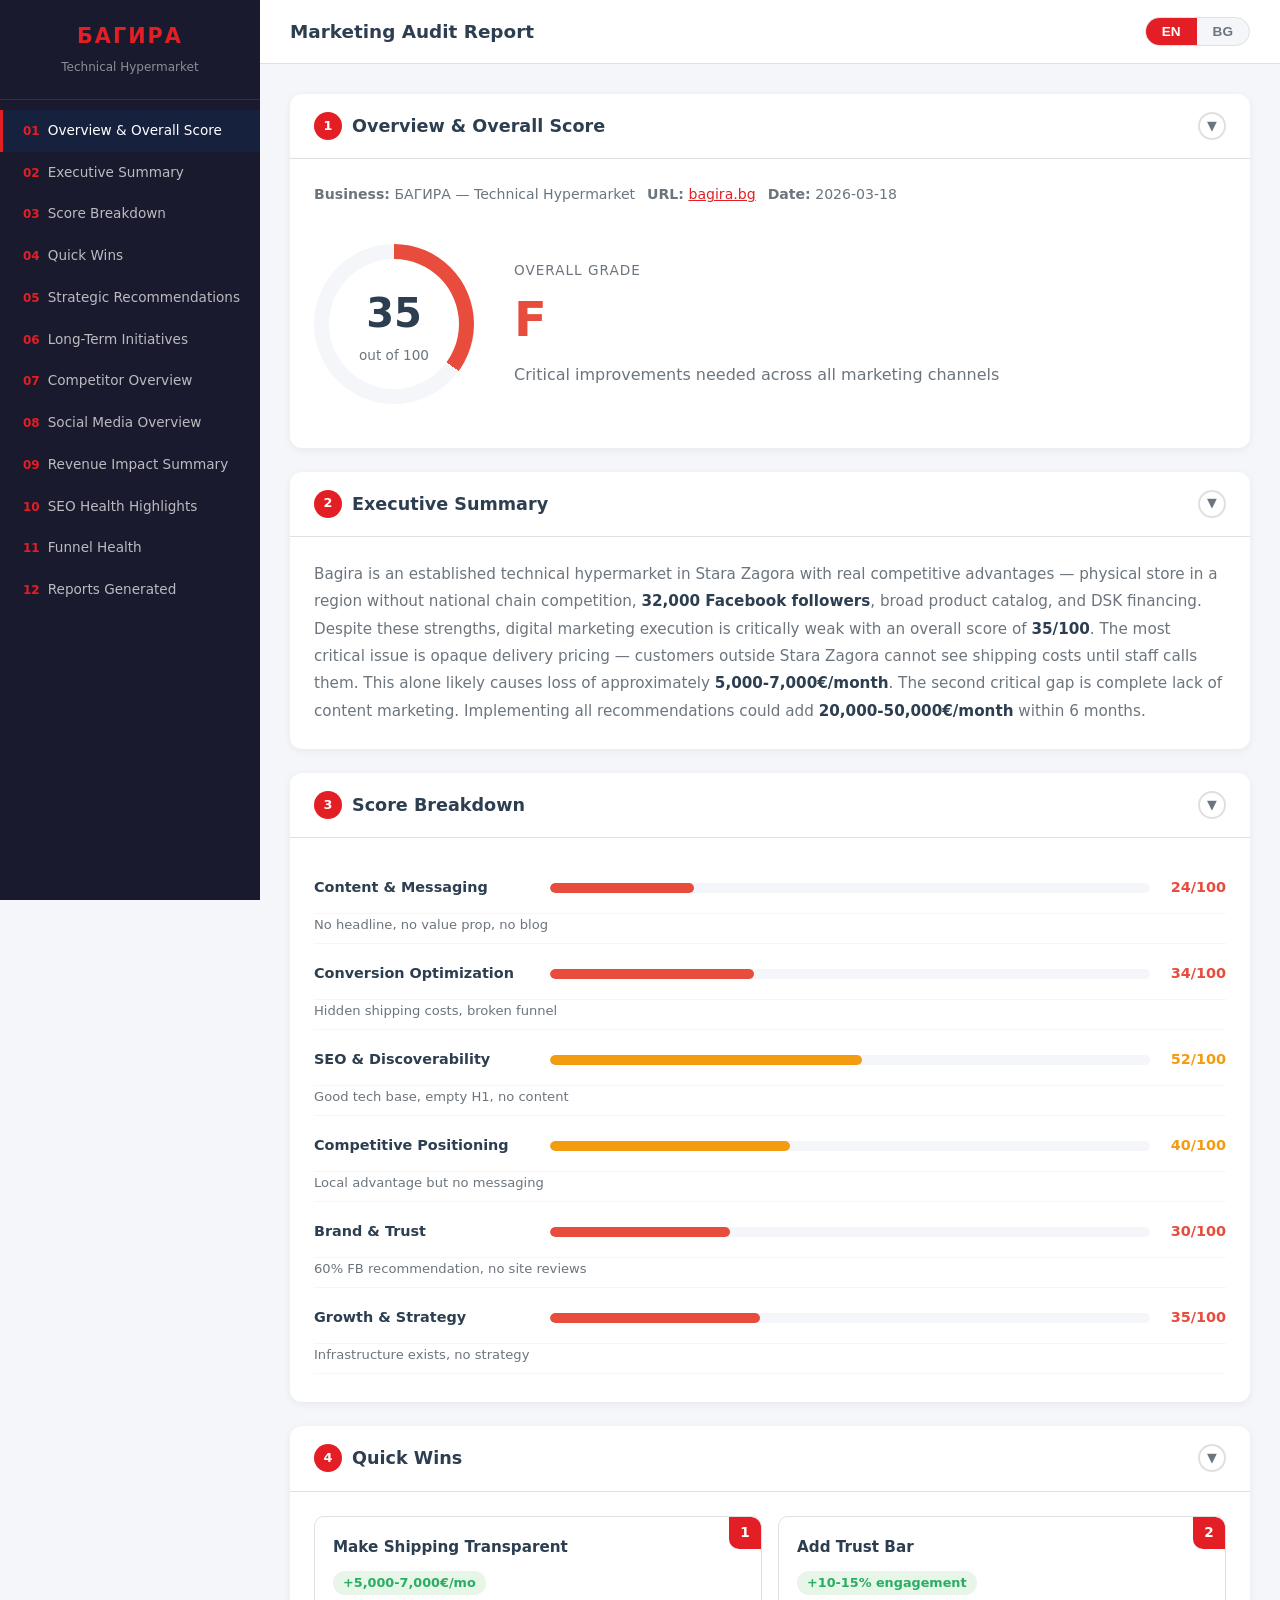
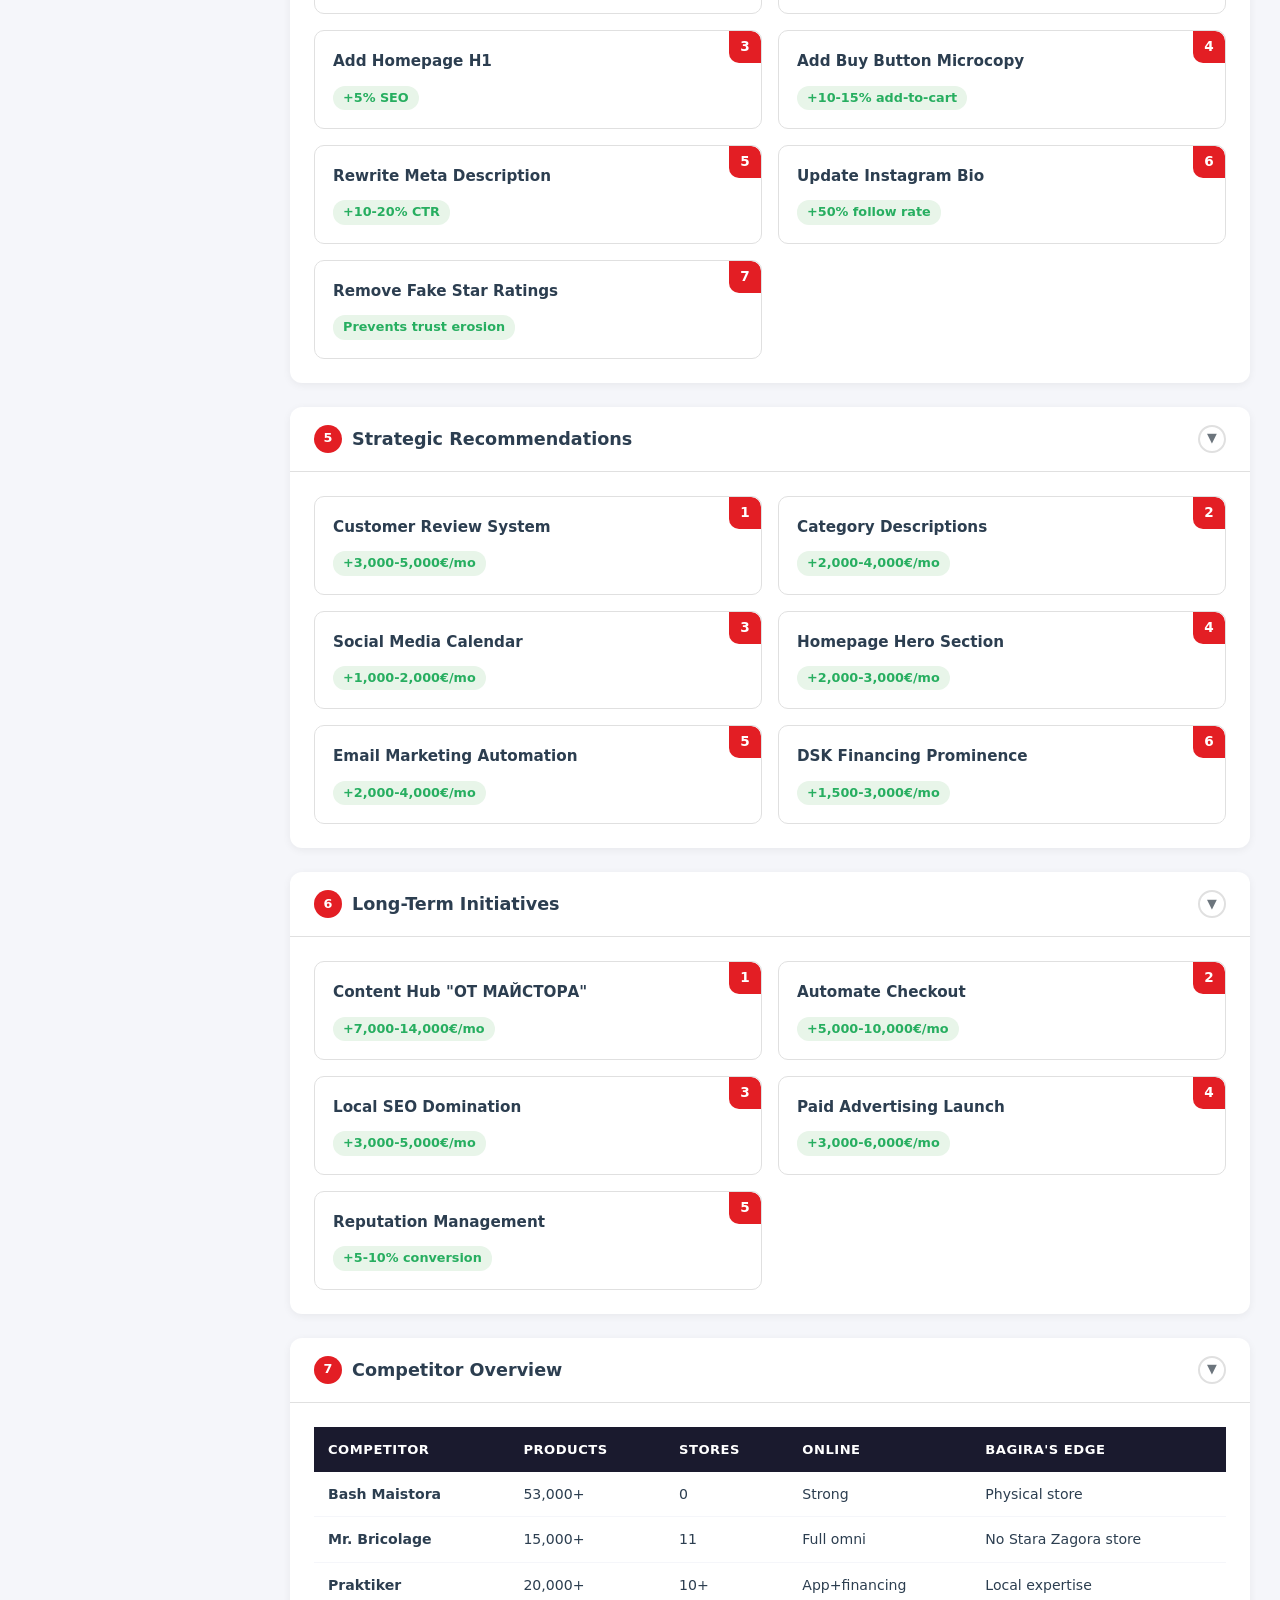
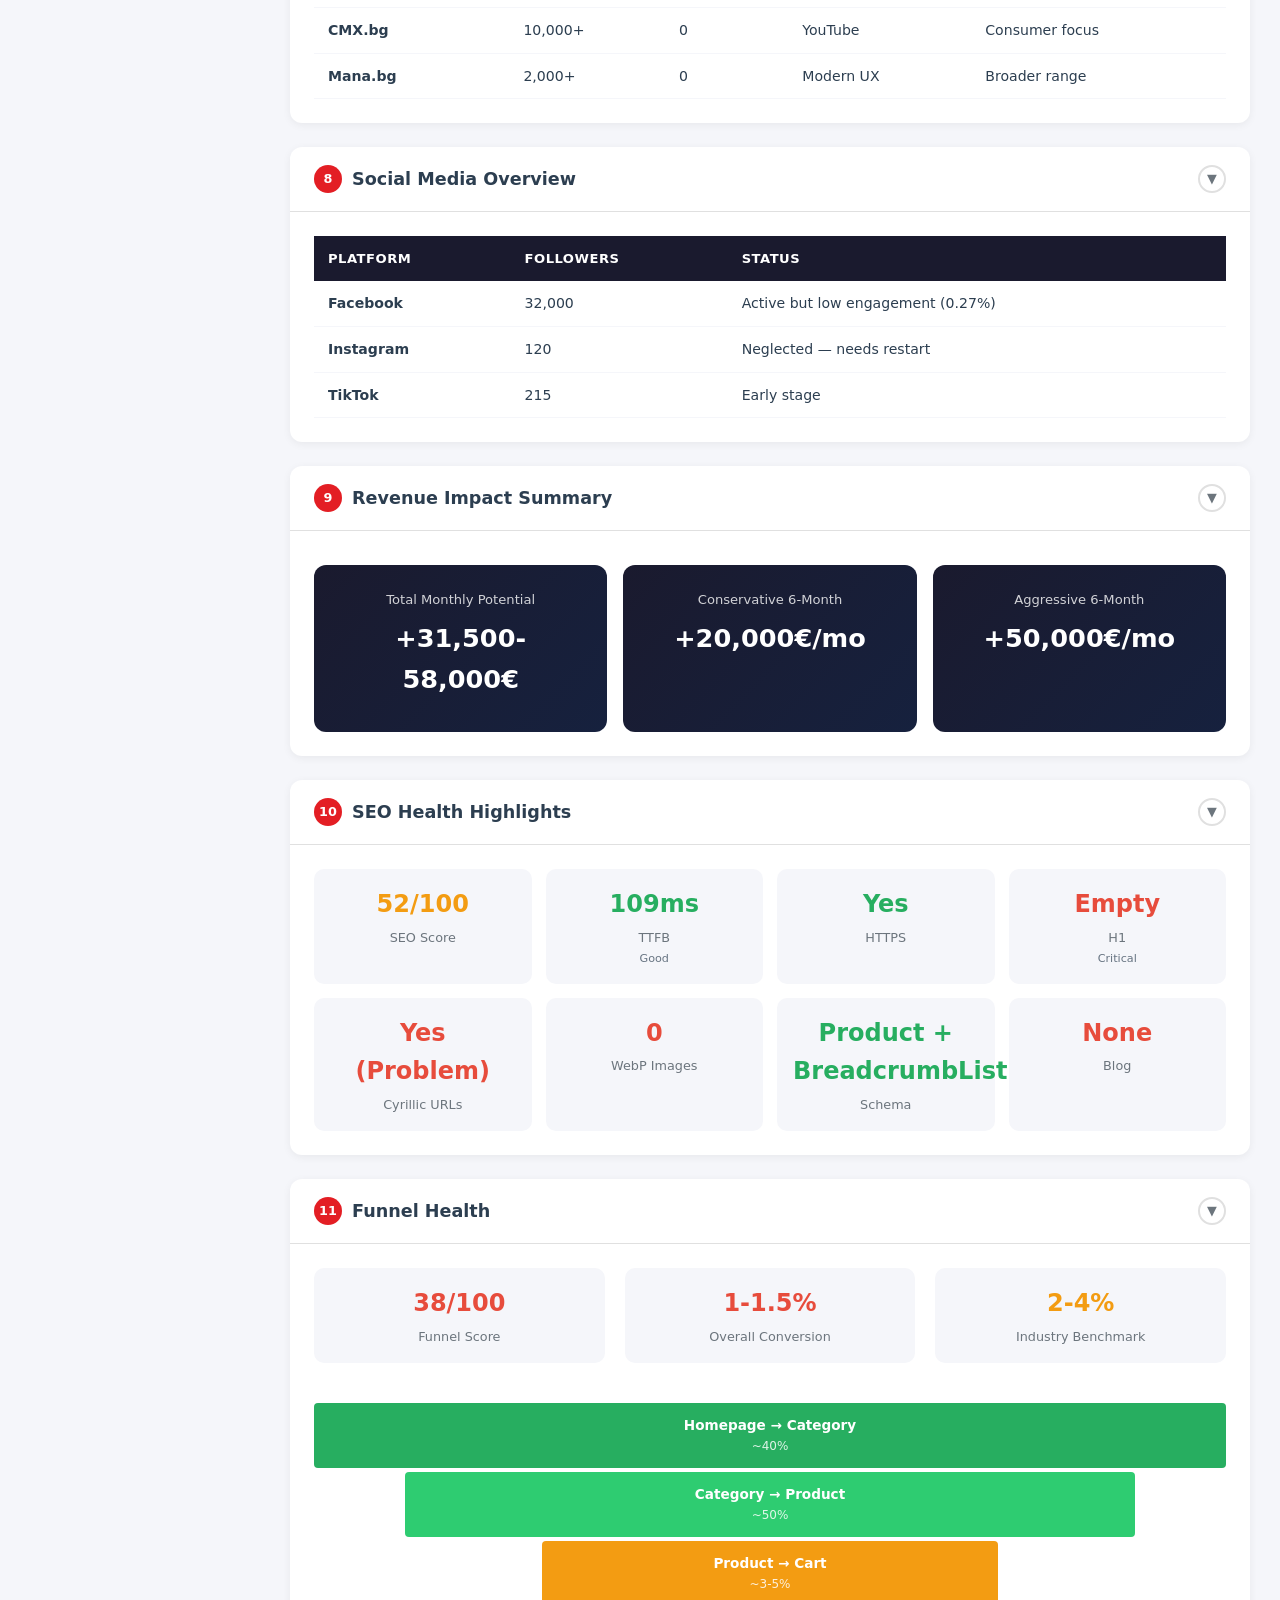
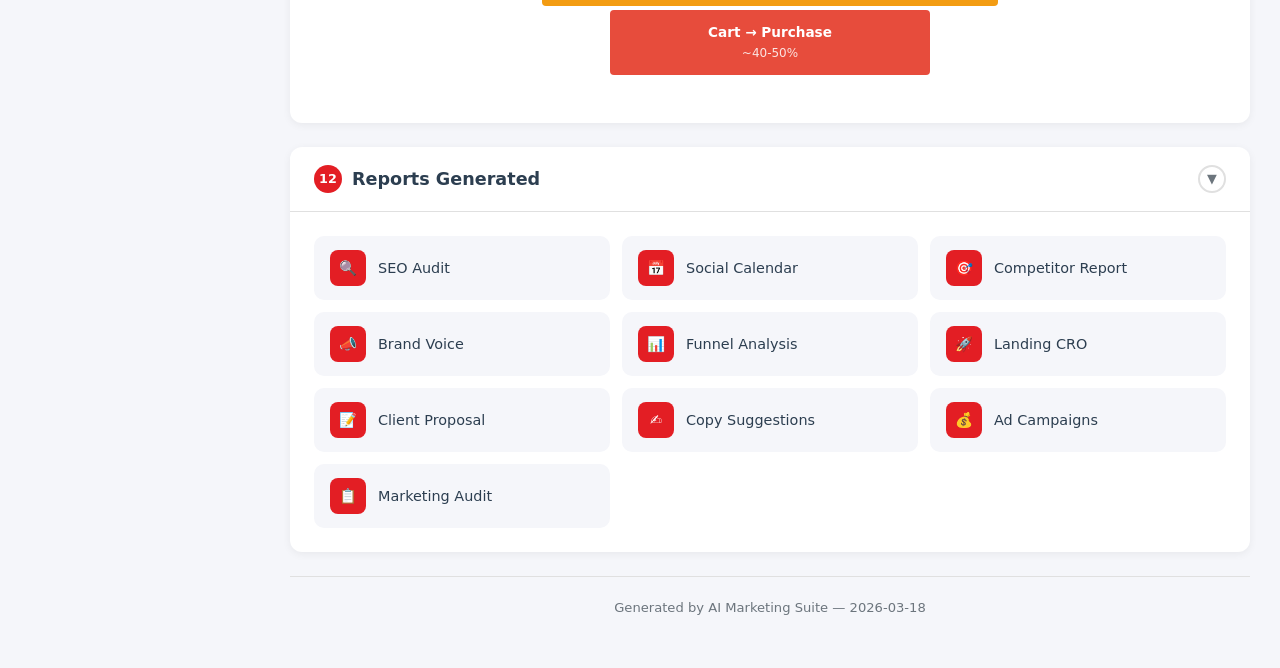
<file: report.html>
<!DOCTYPE html>
<html lang="en">
<head>
<meta charset="UTF-8">
<meta name="viewport" content="width=device-width, initial-scale=1.0">
<title>BAGIRA Marketing Audit Report</title>
<style>
:root {
  --accent: #e31e24;
  --accent-dark: #b8181d;
  --sidebar-bg: #1a1a2e;
  --sidebar-hover: #16213e;
  --content-bg: #f5f6fa;
  --card-bg: #ffffff;
  --text-primary: #2c3e50;
  --text-secondary: #6c757d;
  --border: #e0e0e0;
  --success: #27ae60;
  --warning: #f39c12;
  --danger: #e74c3c;
  --sidebar-w: 260px;
  --header-h: 64px;
}
*, *::before, *::after { box-sizing: border-box; margin: 0; padding: 0; }
html { scroll-behavior: smooth; }
body { font-family: 'Segoe UI', system-ui, -apple-system, sans-serif; background: var(--content-bg); color: var(--text-primary); line-height: 1.6; }

/* Sidebar */
.sidebar {
  position: fixed; top: 0; left: 0; width: var(--sidebar-w); height: 100vh;
  background: var(--sidebar-bg); color: #fff; z-index: 1000;
  display: flex; flex-direction: column; transition: transform .3s ease;
  overflow-y: auto;
}
.sidebar-brand { padding: 20px; text-align: center; border-bottom: 1px solid rgba(255,255,255,.1); }
.sidebar-brand h2 { font-size: 1.3rem; font-weight: 700; letter-spacing: 2px; color: var(--accent); }
.sidebar-brand small { color: rgba(255,255,255,.5); font-size: .75rem; }
.sidebar-nav { flex: 1; padding: 10px 0; }
.sidebar-nav a {
  display: block; padding: 10px 20px; color: rgba(255,255,255,.7);
  text-decoration: none; font-size: .85rem; transition: all .2s;
  border-left: 3px solid transparent;
}
.sidebar-nav a:hover, .sidebar-nav a.active {
  background: var(--sidebar-hover); color: #fff; border-left-color: var(--accent);
}
.sidebar-nav a .nav-num { color: var(--accent); font-weight: 700; margin-right: 8px; font-size: .75rem; }

/* Hamburger */
.hamburger {
  display: none; position: fixed; top: 14px; left: 14px; z-index: 1100;
  background: var(--sidebar-bg); border: none; color: #fff; width: 38px; height: 38px;
  border-radius: 6px; cursor: pointer; font-size: 1.3rem; align-items: center; justify-content: center;
}
.overlay {
  display: none; position: fixed; inset: 0; background: rgba(0,0,0,.5); z-index: 999;
}

/* Header */
.main-header {
  position: fixed; top: 0; left: var(--sidebar-w); right: 0; height: var(--header-h);
  background: #fff; border-bottom: 1px solid var(--border); z-index: 900;
  display: flex; align-items: center; justify-content: space-between; padding: 0 30px;
}
.main-header h1 { font-size: 1.15rem; color: var(--text-primary); }
.lang-toggle {
  display: flex; align-items: center; gap: 0;
  background: var(--content-bg); border-radius: 20px; overflow: hidden; border: 1px solid var(--border);
}
.lang-btn {
  padding: 6px 16px; border: none; background: transparent; cursor: pointer;
  font-weight: 600; font-size: .85rem; color: var(--text-secondary); transition: all .2s;
}
.lang-btn.active { background: var(--accent); color: #fff; }

/* Content */
.content { margin-left: var(--sidebar-w); margin-top: var(--header-h); padding: 30px; max-width: 1200px; }

/* Sections */
.section { background: var(--card-bg); border-radius: 12px; margin-bottom: 24px; box-shadow: 0 2px 8px rgba(0,0,0,.06); overflow: hidden; }
.section-header {
  display: flex; align-items: center; justify-content: space-between;
  padding: 18px 24px; cursor: pointer; user-select: none; border-bottom: 1px solid var(--border);
  transition: background .2s;
}
.section-header:hover { background: var(--content-bg); }
.section-header h2 { font-size: 1.1rem; display: flex; align-items: center; gap: 10px; }
.section-header h2 .sec-num {
  background: var(--accent); color: #fff; width: 28px; height: 28px; border-radius: 50%;
  display: inline-flex; align-items: center; justify-content: center; font-size: .8rem; flex-shrink: 0;
}
.section-toggle {
  width: 28px; height: 28px; border-radius: 50%; border: 2px solid var(--border);
  display: flex; align-items: center; justify-content: center; transition: transform .3s;
  font-size: .8rem; color: var(--text-secondary); flex-shrink: 0;
}
.section.collapsed .section-toggle { transform: rotate(-90deg); }
.section-body { padding: 24px; transition: max-height .4s ease, opacity .3s ease; overflow: hidden; }
.section.collapsed .section-body { max-height: 0 !important; padding: 0 24px; opacity: 0; }

/* Overall Score */
.overall-score-wrap { display: flex; align-items: center; gap: 40px; flex-wrap: wrap; padding: 20px 0; }
.score-circle {
  width: 160px; height: 160px; border-radius: 50%; position: relative;
  display: flex; align-items: center; justify-content: center; flex-shrink: 0;
}
.score-circle .score-val { font-size: 2.5rem; font-weight: 800; color: var(--text-primary); }
.score-circle .score-label { font-size: .85rem; color: var(--text-secondary); }
.score-circle-inner { text-align: center; }
.score-meta { flex: 1; min-width: 200px; }
.score-meta .grade { font-size: 3rem; font-weight: 800; color: var(--danger); }
.score-meta p { color: var(--text-secondary); margin-top: 4px; }

/* Score gauge rows */
.score-row { display: flex; align-items: center; gap: 16px; padding: 14px 0; border-bottom: 1px solid var(--content-bg); }
.score-row:last-child { border-bottom: none; }
.score-row .sr-label { width: 220px; font-weight: 600; font-size: .9rem; flex-shrink: 0; }
.score-row .sr-bar-wrap { flex: 1; height: 10px; background: var(--content-bg); border-radius: 5px; overflow: hidden; min-width: 100px; }
.score-row .sr-bar { height: 100%; border-radius: 5px; transition: width .6s ease; }
.score-row .sr-val { width: 60px; text-align: right; font-weight: 700; font-size: .9rem; flex-shrink: 0; }
.score-row .sr-finding { color: var(--text-secondary); font-size: .83rem; margin-top: 2px; }

/* Color helpers */
.bar-red { background: var(--danger); }
.bar-orange { background: var(--warning); }
.bar-green { background: var(--success); }
.text-red { color: var(--danger); }
.text-orange { color: var(--warning); }
.text-green { color: var(--success); }

/* Recommendation cards */
.rec-grid { display: grid; grid-template-columns: repeat(auto-fill, minmax(340px, 1fr)); gap: 16px; }
.rec-card {
  border: 1px solid var(--border); border-radius: 10px; padding: 18px;
  transition: box-shadow .2s; position: relative; overflow: hidden;
}
.rec-card:hover { box-shadow: 0 4px 16px rgba(0,0,0,.08); }
.rec-card .rec-num {
  position: absolute; top: 0; right: 0; background: var(--accent); color: #fff;
  width: 32px; height: 32px; display: flex; align-items: center; justify-content: center;
  border-radius: 0 10px 0 10px; font-weight: 700; font-size: .85rem;
}
.rec-card h4 { font-size: .95rem; margin-bottom: 6px; padding-right: 36px; }
.rec-card .rec-impact {
  display: inline-block; background: #e8f5e9; color: var(--success); padding: 2px 10px;
  border-radius: 12px; font-size: .8rem; font-weight: 600; margin-top: 6px;
}

/* Tables */
.resp-table { width: 100%; overflow-x: auto; }
.resp-table table { width: 100%; border-collapse: collapse; font-size: .88rem; min-width: 500px; }
.resp-table th {
  background: var(--sidebar-bg); color: #fff; padding: 12px 14px; text-align: left;
  font-weight: 600; font-size: .82rem; text-transform: uppercase; letter-spacing: .5px;
}
.resp-table td { padding: 11px 14px; border-bottom: 1px solid var(--content-bg); }
.resp-table tr:hover td { background: #fafbfc; }

/* Mini gauge (inline) */
.mini-gauge {
  display: inline-flex; align-items: center; gap: 8px;
}
.mini-gauge .mg-bar { width: 60px; height: 6px; background: var(--content-bg); border-radius: 3px; overflow: hidden; }
.mini-gauge .mg-fill { height: 100%; border-radius: 3px; }

/* SEO / Funnel grid */
.stat-grid { display: grid; grid-template-columns: repeat(auto-fill, minmax(180px, 1fr)); gap: 14px; }
.stat-card {
  background: var(--content-bg); border-radius: 10px; padding: 16px; text-align: center;
}
.stat-card .stat-val { font-size: 1.5rem; font-weight: 800; }
.stat-card .stat-label { font-size: .8rem; color: var(--text-secondary); margin-top: 4px; }
.stat-card.good .stat-val { color: var(--success); }
.stat-card.warn .stat-val { color: var(--warning); }
.stat-card.bad .stat-val { color: var(--danger); }

/* Funnel visual */
.funnel-visual { display: flex; flex-direction: column; align-items: center; gap: 0; padding: 20px 0; }
.funnel-step {
  padding: 12px 20px; text-align: center; color: #fff; font-weight: 600; font-size: .85rem;
  position: relative; border-radius: 4px; margin-bottom: 4px;
}
.funnel-step small { display: block; font-weight: 400; opacity: .85; font-size: .75rem; }

/* Reports list */
.reports-list { display: grid; grid-template-columns: repeat(auto-fill, minmax(260px, 1fr)); gap: 12px; }
.report-item {
  display: flex; align-items: center; gap: 12px; padding: 14px 16px;
  background: var(--content-bg); border-radius: 10px; font-weight: 500; font-size: .9rem;
}
.report-item .ri-icon {
  width: 36px; height: 36px; border-radius: 8px; background: var(--accent);
  color: #fff; display: flex; align-items: center; justify-content: center; font-size: .9rem; flex-shrink: 0;
}

/* Revenue summary */
.rev-cards { display: grid; grid-template-columns: repeat(auto-fill, minmax(220px, 1fr)); gap: 16px; margin-top: 10px; }
.rev-card {
  background: linear-gradient(135deg, var(--sidebar-bg), #16213e); color: #fff;
  border-radius: 12px; padding: 24px; text-align: center;
}
.rev-card .rev-val { font-size: 1.6rem; font-weight: 800; margin: 8px 0; }
.rev-card .rev-label { font-size: .82rem; opacity: .8; }

/* Footer */
.footer {
  text-align: center; padding: 20px; color: var(--text-secondary); font-size: .82rem;
  border-top: 1px solid var(--border); margin-top: 10px;
}

/* Executive summary */
.exec-text { font-size: .95rem; line-height: 1.8; color: var(--text-secondary); }
.exec-text strong { color: var(--text-primary); }

/* Print */
@media print {
  .sidebar, .hamburger, .overlay, .main-header, .lang-toggle, .section-toggle { display: none !important; }
  .content { margin: 0 !important; padding: 10px !important; }
  .section { break-inside: avoid; box-shadow: none; border: 1px solid #ddd; }
  .section.collapsed .section-body { max-height: none !important; padding: 24px !important; opacity: 1 !important; }
}

/* Responsive */
@media (max-width: 1024px) {
  :root { --sidebar-w: 220px; }
}
@media (max-width: 768px) {
  .sidebar { transform: translateX(-100%); width: 280px; }
  .sidebar.open { transform: translateX(0); }
  .overlay.open { display: block; }
  .hamburger { display: flex; }
  .main-header { left: 0; padding: 0 14px 0 60px; }
  .main-header h1 { font-size: .95rem; }
  .content { margin-left: 0; padding: 20px 14px; }
  .overall-score-wrap { flex-direction: column; align-items: flex-start; gap: 20px; }
  .score-row { flex-wrap: wrap; }
  .score-row .sr-label { width: 100%; }
  .rec-grid { grid-template-columns: 1fr; }
  .stat-grid { grid-template-columns: repeat(2, 1fr); }
  .rev-cards { grid-template-columns: 1fr; }
}

/* Scrollbar */
.sidebar::-webkit-scrollbar { width: 4px; }
.sidebar::-webkit-scrollbar-thumb { background: rgba(255,255,255,.2); border-radius: 2px; }
</style>
</head>
<body>

<!-- Hamburger -->
<button class="hamburger" onclick="toggleSidebar()" aria-label="Menu">&#9776;</button>
<div class="overlay" id="overlay" onclick="toggleSidebar()"></div>

<!-- Sidebar -->
<nav class="sidebar" id="sidebar">
  <div class="sidebar-brand">
    <h2>&#1041;&#1040;&#1043;&#1048;&#1056;&#1040;</h2>
    <small>Technical Hypermarket</small>
  </div>
  <div class="sidebar-nav" id="sidebarNav"></div>
</nav>

<!-- Header -->
<header class="main-header">
  <h1 id="headerTitle">Marketing Audit Report</h1>
  <div class="lang-toggle">
    <button class="lang-btn active" id="btnEN" onclick="setLang('en')">EN</button>
    <button class="lang-btn" id="btnBG" onclick="setLang('bg')">BG</button>
  </div>
</header>

<!-- Content -->
<main class="content" id="mainContent"></main>

<script>
const T = {
  headerTitle: { en: 'Marketing Audit Report', bg: 'Маркетинг Одит Доклад' },
  sections: [
    {
      id: 'overview',
      title: { en: 'Overview & Overall Score', bg: 'Преглед и Обща Оценка' },
    },
    {
      id: 'executive',
      title: { en: 'Executive Summary', bg: 'Резюме' },
    },
    {
      id: 'scores',
      title: { en: 'Score Breakdown', bg: 'Разбивка на Оценките' },
    },
    {
      id: 'quickwins',
      title: { en: 'Quick Wins', bg: 'Бързи Победи' },
    },
    {
      id: 'strategic',
      title: { en: 'Strategic Recommendations', bg: 'Стратегически Препоръки' },
    },
    {
      id: 'longterm',
      title: { en: 'Long-Term Initiatives', bg: 'Дългосрочни Инициативи' },
    },
    {
      id: 'competitors',
      title: { en: 'Competitor Overview', bg: 'Преглед на Конкуренцията' },
    },
    {
      id: 'social',
      title: { en: 'Social Media Overview', bg: 'Преглед на Социалните Медии' },
    },
    {
      id: 'revenue',
      title: { en: 'Revenue Impact Summary', bg: 'Обобщение на Приходите' },
    },
    {
      id: 'seo',
      title: { en: 'SEO Health Highlights', bg: 'SEO Здраве' },
    },
    {
      id: 'funnel',
      title: { en: 'Funnel Health', bg: 'Здраве на Фунъла' },
    },
    {
      id: 'reports',
      title: { en: 'Reports Generated', bg: 'Генерирани Доклади' },
    },
  ],
  executive: {
    en: `Bagira is an established technical hypermarket in Stara Zagora with real competitive advantages — physical store in a region without national chain competition, <strong>32,000 Facebook followers</strong>, broad product catalog, and DSK financing. Despite these strengths, digital marketing execution is critically weak with an overall score of <strong>35/100</strong>. The most critical issue is opaque delivery pricing — customers outside Stara Zagora cannot see shipping costs until staff calls them. This alone likely causes loss of approximately <strong>5,000-7,000\u20ac/month</strong>. The second critical gap is complete lack of content marketing. Implementing all recommendations could add <strong>20,000-50,000\u20ac/month</strong> within 6 months.`,
    bg: `\u0411\u0410\u0413\u0418\u0420\u0410 \u0435 \u0443\u0442\u0432\u044a\u0440\u0434\u0435\u043d \u0442\u0435\u0445\u043d\u0438\u0447\u0435\u0441\u043a\u0438 \u0445\u0438\u043f\u0435\u0440\u043c\u0430\u0440\u043a\u0435\u0442 \u0432 \u0421\u0442\u0430\u0440\u0430 \u0417\u0430\u0433\u043e\u0440\u0430 \u0441 \u0440\u0435\u0430\u043b\u043d\u0438 \u043a\u043e\u043d\u043a\u0443\u0440\u0435\u043d\u0442\u043d\u0438 \u043f\u0440\u0435\u0434\u0438\u043c\u0441\u0442\u0432\u0430 \u2014 \u0444\u0438\u0437\u0438\u0447\u0435\u0441\u043a\u0438 \u043c\u0430\u0433\u0430\u0437\u0438\u043d \u0432 \u0440\u0435\u0433\u0438\u043e\u043d \u0431\u0435\u0437 \u043a\u043e\u043d\u043a\u0443\u0440\u0435\u043d\u0446\u0438\u044f \u043e\u0442 \u043d\u0430\u0446\u0438\u043e\u043d\u0430\u043b\u043d\u0438 \u0432\u0435\u0440\u0438\u0433\u0438, <strong>32,000 Facebook \u043f\u043e\u0441\u043b\u0435\u0434\u043e\u0432\u0430\u0442\u0435\u043b\u0438</strong>, \u0448\u0438\u0440\u043e\u043a \u043f\u0440\u043e\u0434\u0443\u043a\u0442\u043e\u0432 \u043a\u0430\u0442\u0430\u043b\u043e\u0433 \u0438 \u0444\u0438\u043d\u0430\u043d\u0441\u0438\u0440\u0430\u043d\u0435 \u043e\u0442 DSK. \u0412\u044a\u043f\u0440\u0435\u043a\u0438 \u0442\u0435\u0437\u0438 \u0441\u0438\u043b\u043d\u0438 \u0441\u0442\u0440\u0430\u043d\u0438, \u0434\u0438\u0433\u0438\u0442\u0430\u043b\u043d\u043e\u0442\u043e \u043c\u0430\u0440\u043a\u0435\u0442\u0438\u043d\u0433 \u0438\u0437\u043f\u044a\u043b\u043d\u0435\u043d\u0438\u0435 \u0435 \u043a\u0440\u0438\u0442\u0438\u0447\u043d\u043e \u0441\u043b\u0430\u0431\u043e \u0441 \u043e\u0431\u0449\u0430 \u043e\u0446\u0435\u043d\u043a\u0430 <strong>35/100</strong>. \u041d\u0430\u0439-\u043a\u0440\u0438\u0442\u0438\u0447\u043d\u0438\u044f\u0442 \u043f\u0440\u043e\u0431\u043b\u0435\u043c \u0435 \u043d\u0435\u043f\u0440\u043e\u0437\u0440\u0430\u0447\u043d\u043e\u0442\u043e \u0446\u0435\u043d\u043e\u043e\u0431\u0440\u0430\u0437\u0443\u0432\u0430\u043d\u0435 \u0437\u0430 \u0434\u043e\u0441\u0442\u0430\u0432\u043a\u0430 \u2014 \u043a\u043b\u0438\u0435\u043d\u0442\u0438\u0442\u0435 \u0438\u0437\u0432\u044a\u043d \u0421\u0442\u0430\u0440\u0430 \u0417\u0430\u0433\u043e\u0440\u0430 \u043d\u0435 \u043c\u043e\u0433\u0430\u0442 \u0434\u0430 \u0432\u0438\u0434\u044f\u0442 \u0446\u0435\u043d\u0430\u0442\u0430 \u0437\u0430 \u0434\u043e\u0441\u0442\u0430\u0432\u043a\u0430, \u0434\u043e\u043a\u0430\u0442\u043e \u0441\u043b\u0443\u0436\u0438\u0442\u0435\u043b \u043d\u0435 \u0441\u0435 \u043e\u0431\u0430\u0434\u0438. \u0422\u043e\u0432\u0430 \u0435\u0434\u0438\u043d\u0441\u0442\u0432\u0435\u043d\u043e \u0432\u043e\u0434\u0438 \u0434\u043e \u0437\u0430\u0433\u0443\u0431\u0430 \u043d\u0430 \u043f\u0440\u0438\u0431\u043b\u0438\u0437\u0438\u0442\u0435\u043b\u043d\u043e <strong>5,000-7,000\u20ac/\u043c\u0435\u0441\u0435\u0447\u043d\u043e</strong>. \u0412\u0442\u043e\u0440\u0438\u044f\u0442 \u043a\u0440\u0438\u0442\u0438\u0447\u0435\u043d \u043f\u0440\u043e\u043f\u0443\u0441\u043a \u0435 \u043f\u044a\u043b\u043d\u0430\u0442\u0430 \u043b\u0438\u043f\u0441\u0430 \u043d\u0430 \u0441\u044a\u0434\u044a\u0440\u0436\u0430\u0442\u0435\u043b\u0435\u043d \u043c\u0430\u0440\u043a\u0435\u0442\u0438\u043d\u0433. \u041f\u0440\u0438 \u043f\u044a\u043b\u043d\u043e \u0438\u0437\u043f\u044a\u043b\u043d\u0435\u043d\u0438\u0435 \u043d\u0430 \u043f\u0440\u0435\u043f\u043e\u0440\u044a\u043a\u0438\u0442\u0435, \u043e\u0447\u0430\u043a\u0432\u0430\u043d\u0438\u044f\u0442 \u0434\u043e\u043f\u044a\u043b\u043d\u0438\u0442\u0435\u043b\u0435\u043d \u043f\u0440\u0438\u0445\u043e\u0434 \u0435 <strong>20,000-50,000\u20ac/\u043c\u0435\u0441\u0435\u0447\u043d\u043e</strong> \u0432 \u0440\u0430\u043c\u043a\u0438\u0442\u0435 \u043d\u0430 6 \u043c\u0435\u0441\u0435\u0446\u0430.`
  },
  scoreBreakdown: [
    { label: { en: 'Content & Messaging', bg: '\u0421\u044a\u0434\u044a\u0440\u0436\u0430\u043d\u0438\u0435 \u0438 \u041a\u043e\u043c\u0443\u043d\u0438\u043a\u0430\u0446\u0438\u044f' }, score: 24, finding: { en: 'No headline, no value prop, no blog', bg: '\u0411\u0435\u0437 \u0437\u0430\u0433\u043b\u0430\u0432\u0438\u0435, \u0431\u0435\u0437 \u0441\u0442\u043e\u0439\u043d\u043e\u0441\u0442\u043d\u043e \u043f\u0440\u0435\u0434\u043b\u043e\u0436\u0435\u043d\u0438\u0435, \u0431\u0435\u0437 \u0431\u043b\u043e\u0433' } },
    { label: { en: 'Conversion Optimization', bg: '\u041e\u043f\u0442\u0438\u043c\u0438\u0437\u0430\u0446\u0438\u044f \u043d\u0430 \u041a\u043e\u043d\u0432\u0435\u0440\u0441\u0438\u044f\u0442\u0430' }, score: 34, finding: { en: 'Hidden shipping costs, broken funnel', bg: '\u0421\u043a\u0440\u0438\u0442\u0438 \u0440\u0430\u0437\u0445\u043e\u0434\u0438 \u0437\u0430 \u0434\u043e\u0441\u0442\u0430\u0432\u043a\u0430, \u0441\u0447\u0443\u043f\u0435\u043d \u0444\u0443\u043d\u044a\u043b' } },
    { label: { en: 'SEO & Discoverability', bg: 'SEO \u0438 \u041e\u0442\u043a\u0440\u0438\u0432\u0430\u0435\u043c\u043e\u0441\u0442' }, score: 52, finding: { en: 'Good tech base, empty H1, no content', bg: '\u0414\u043e\u0431\u0440\u0430 \u0442\u0435\u0445\u043d\u0438\u0447\u0435\u0441\u043a\u0430 \u0431\u0430\u0437\u0430, \u043f\u0440\u0430\u0437\u0435\u043d H1, \u0431\u0435\u0437 \u0441\u044a\u0434\u044a\u0440\u0436\u0430\u043d\u0438\u0435' } },
    { label: { en: 'Competitive Positioning', bg: '\u041a\u043e\u043d\u043a\u0443\u0440\u0435\u043d\u0442\u043d\u043e \u041f\u043e\u0437\u0438\u0446\u0438\u043e\u043d\u0438\u0440\u0430\u043d\u0435' }, score: 40, finding: { en: 'Local advantage but no messaging', bg: '\u041c\u0435\u0441\u0442\u043d\u043e \u043f\u0440\u0435\u0434\u0438\u043c\u0441\u0442\u0432\u043e, \u043d\u043e \u0431\u0435\u0437 \u043a\u043e\u043c\u0443\u043d\u0438\u043a\u0430\u0446\u0438\u044f' } },
    { label: { en: 'Brand & Trust', bg: '\u041c\u0430\u0440\u043a\u0430 \u0438 \u0414\u043e\u0432\u0435\u0440\u0438\u0435' }, score: 30, finding: { en: '60% FB recommendation, no site reviews', bg: '60% FB \u043f\u0440\u0435\u043f\u043e\u0440\u044a\u043a\u0430, \u0431\u0435\u0437 \u043e\u0442\u0437\u0438\u0432\u0438 \u043d\u0430 \u0441\u0430\u0439\u0442\u0430' } },
    { label: { en: 'Growth & Strategy', bg: '\u0420\u0430\u0441\u0442\u0435\u0436 \u0438 \u0421\u0442\u0440\u0430\u0442\u0435\u0433\u0438\u044f' }, score: 35, finding: { en: 'Infrastructure exists, no strategy', bg: '\u0418\u043d\u0444\u0440\u0430\u0441\u0442\u0440\u0443\u043a\u0442\u0443\u0440\u0430\u0442\u0430 \u0441\u044a\u0449\u0435\u0441\u0442\u0432\u0443\u0432\u0430, \u0431\u0435\u0437 \u0441\u0442\u0440\u0430\u0442\u0435\u0433\u0438\u044f' } },
  ],
  quickWins: [
    { title: { en: 'Make Shipping Transparent', bg: '\u041f\u0440\u043e\u0437\u0440\u0430\u0447\u043d\u0438 \u0440\u0430\u0437\u0445\u043e\u0434\u0438 \u0437\u0430 \u0434\u043e\u0441\u0442\u0430\u0432\u043a\u0430' }, impact: '+5,000-7,000\u20ac/mo' },
    { title: { en: 'Add Trust Bar', bg: '\u0414\u043e\u0431\u0430\u0432\u0435\u0442\u0435 \u043b\u0435\u043d\u0442\u0430 \u0437\u0430 \u0434\u043e\u0432\u0435\u0440\u0438\u0435' }, impact: '+10-15% engagement' },
    { title: { en: 'Add Homepage H1', bg: '\u0414\u043e\u0431\u0430\u0432\u0435\u0442\u0435 H1 \u0437\u0430\u0433\u043b\u0430\u0432\u0438\u0435' }, impact: '+5% SEO' },
    { title: { en: 'Add Buy Button Microcopy', bg: '\u041c\u0438\u043a\u0440\u043e\u0442\u0435\u043a\u0441\u0442 \u043f\u043e\u0434 \u0431\u0443\u0442\u043e\u043d\u0430 \u201e\u041a\u0443\u043f\u0438\u201c' }, impact: '+10-15% add-to-cart' },
    { title: { en: 'Rewrite Meta Description', bg: '\u041f\u0440\u0435\u043d\u0430\u043f\u0438\u0448\u0435\u0442\u0435 \u043c\u0435\u0442\u0430 \u043e\u043f\u0438\u0441\u0430\u043d\u0438\u0435' }, impact: '+10-20% CTR' },
    { title: { en: 'Update Instagram Bio', bg: '\u041e\u0431\u043d\u043e\u0432\u0435\u0442\u0435 Instagram \u0431\u0438\u043e' }, impact: '+50% follow rate' },
    { title: { en: 'Remove Fake Star Ratings', bg: '\u041f\u0440\u0435\u043c\u0430\u0445\u043d\u0435\u0442\u0435 \u0444\u0430\u043b\u0448\u0438\u0432\u0438\u0442\u0435 \u0437\u0432\u0435\u0437\u0434\u0438' }, impact: { en: 'Prevents trust erosion', bg: '\u041f\u0440\u0435\u0434\u043e\u0442\u0432\u0440\u0430\u0442\u044f\u0432\u0430 \u0435\u0440\u043e\u0437\u0438\u044f \u043d\u0430 \u0434\u043e\u0432\u0435\u0440\u0438\u0435\u0442\u043e' } },
  ],
  strategic: [
    { title: { en: 'Customer Review System', bg: '\u0421\u0438\u0441\u0442\u0435\u043c\u0430 \u0437\u0430 \u043a\u043b\u0438\u0435\u043d\u0442\u0441\u043a\u0438 \u043e\u0442\u0437\u0438\u0432\u0438' }, impact: '+3,000-5,000\u20ac/mo' },
    { title: { en: 'Category Descriptions', bg: '\u041e\u043f\u0438\u0441\u0430\u043d\u0438\u044f \u043d\u0430 \u043a\u0430\u0442\u0435\u0433\u043e\u0440\u0438\u0438\u0442\u0435' }, impact: '+2,000-4,000\u20ac/mo' },
    { title: { en: 'Social Media Calendar', bg: '\u041a\u0430\u043b\u0435\u043d\u0434\u0430\u0440 \u0437\u0430 \u0441\u043e\u0446\u0438\u0430\u043b\u043d\u0438 \u043c\u0435\u0434\u0438\u0438' }, impact: '+1,000-2,000\u20ac/mo' },
    { title: { en: 'Homepage Hero Section', bg: '\u0413\u0435\u0440\u043e\u0439 \u0441\u0435\u043a\u0446\u0438\u044f \u043d\u0430 \u043d\u0430\u0447\u0430\u043b\u043d\u0430\u0442\u0430 \u0441\u0442\u0440\u0430\u043d\u0438\u0446\u0430' }, impact: '+2,000-3,000\u20ac/mo' },
    { title: { en: 'Email Marketing Automation', bg: '\u0410\u0432\u0442\u043e\u043c\u0430\u0442\u0438\u0437\u0430\u0446\u0438\u044f \u043d\u0430 \u0438\u043c\u0435\u0439\u043b \u043c\u0430\u0440\u043a\u0435\u0442\u0438\u043d\u0433' }, impact: '+2,000-4,000\u20ac/mo' },
    { title: { en: 'DSK Financing Prominence', bg: '\u0412\u0438\u0434\u0438\u043c\u043e\u0441\u0442 \u043d\u0430 DSK \u0444\u0438\u043d\u0430\u043d\u0441\u0438\u0440\u0430\u043d\u0435' }, impact: '+1,500-3,000\u20ac/mo' },
  ],
  longterm: [
    { title: { en: 'Content Hub "\u041e\u0422 \u041c\u0410\u0419\u0421\u0422\u041e\u0420\u0410"', bg: '\u0421\u044a\u0434\u044a\u0440\u0436\u0430\u0442\u0435\u043b\u0435\u043d \u0445\u044a\u0431 "\u041e\u0422 \u041c\u0410\u0419\u0421\u0422\u041e\u0420\u0410"' }, impact: '+7,000-14,000\u20ac/mo' },
    { title: { en: 'Automate Checkout', bg: '\u0410\u0432\u0442\u043e\u043c\u0430\u0442\u0438\u0437\u0438\u0440\u0430\u0439 \u0447\u0435\u043a\u0430\u0443\u0442' }, impact: '+5,000-10,000\u20ac/mo' },
    { title: { en: 'Local SEO Domination', bg: '\u0414\u043e\u043c\u0438\u043d\u0430\u0446\u0438\u044f \u0432 \u043b\u043e\u043a\u0430\u043b\u043d\u043e SEO' }, impact: '+3,000-5,000\u20ac/mo' },
    { title: { en: 'Paid Advertising Launch', bg: '\u0421\u0442\u0430\u0440\u0442\u0438\u0440\u0430\u043d\u0435 \u043d\u0430 \u043f\u043b\u0430\u0442\u0435\u043d\u0430 \u0440\u0435\u043a\u043b\u0430\u043c\u0430' }, impact: '+3,000-6,000\u20ac/mo' },
    { title: { en: 'Reputation Management', bg: '\u0423\u043f\u0440\u0430\u0432\u043b\u0435\u043d\u0438\u0435 \u043d\u0430 \u0440\u0435\u043f\u0443\u0442\u0430\u0446\u0438\u044f\u0442\u0430' }, impact: '+5-10% conversion' },
  ],
  competitors: [
    { name: 'Bash Maistora', products: '53,000+', stores: '0', online: { en: 'Strong', bg: '\u0421\u0438\u043b\u0435\u043d' }, edge: { en: 'Physical store', bg: '\u0424\u0438\u0437\u0438\u0447\u0435\u0441\u043a\u0438 \u043c\u0430\u0433\u0430\u0437\u0438\u043d' } },
    { name: 'Mr. Bricolage', products: '15,000+', stores: '11', online: { en: 'Full omni', bg: '\u041f\u044a\u043b\u043d\u043e \u043e\u043c\u043d\u0438' }, edge: { en: 'No Stara Zagora store', bg: '\u041d\u044f\u043c\u0430 \u043c\u0430\u0433\u0430\u0437\u0438\u043d \u0432 \u0421\u0442. \u0417\u0430\u0433\u043e\u0440\u0430' } },
    { name: 'Praktiker', products: '20,000+', stores: '10+', online: { en: 'App+financing', bg: '\u0410\u043f\u043b\u0438\u043a\u0430\u0446\u0438\u044f+\u0444\u0438\u043d\u0430\u043d\u0441\u0438\u0440\u0430\u043d\u0435' }, edge: { en: 'Local expertise', bg: '\u041c\u0435\u0441\u0442\u043d\u0430 \u0435\u043a\u0441\u043f\u0435\u0440\u0442\u0438\u0437\u0430' } },
    { name: 'CMX.bg', products: '10,000+', stores: '0', online: 'YouTube', edge: { en: 'Consumer focus', bg: '\u0424\u043e\u043a\u0443\u0441 \u0432\u044a\u0440\u0445\u0443 \u043f\u043e\u0442\u0440\u0435\u0431\u0438\u0442\u0435\u043b\u044f' } },
    { name: 'Mana.bg', products: '2,000+', stores: '0', online: { en: 'Modern UX', bg: '\u041c\u043e\u0434\u0435\u0440\u0435\u043d UX' }, edge: { en: 'Broader range', bg: '\u041f\u043e-\u0448\u0438\u0440\u043e\u043a\u0430 \u0433\u0430\u043c\u0430' } },
  ],
  social: [
    { platform: 'Facebook', followers: '32,000', status: { en: 'Active but low engagement (0.27%)', bg: '\u0410\u043a\u0442\u0438\u0432\u0435\u043d, \u043d\u043e \u043d\u0438\u0441\u043a\u0430 \u0430\u043d\u0433\u0430\u0436\u0438\u0440\u0430\u043d\u043e\u0441\u0442 (0.27%)' } },
    { platform: 'Instagram', followers: '120', status: { en: 'Neglected \u2014 needs restart', bg: '\u0417\u0430\u043d\u0435\u043c\u0430\u0440\u0435\u043d \u2014 \u043d\u0443\u0436\u0435\u043d \u0440\u0435\u0441\u0442\u0430\u0440\u0442' } },
    { platform: 'TikTok', followers: '215', status: { en: 'Early stage', bg: '\u041d\u0430\u0447\u0430\u043b\u0435\u043d \u0435\u0442\u0430\u043f' } },
  ],
  seo: [
    { label: 'SEO Score', value: '52/100', cls: 'warn' },
    { label: 'TTFB', value: '109ms', cls: 'good', note: { en: 'Good', bg: '\u0414\u043e\u0431\u0440\u043e' } },
    { label: 'HTTPS', value: { en: 'Yes', bg: '\u0414\u0430' }, cls: 'good' },
    { label: 'H1', value: { en: 'Empty', bg: '\u041f\u0440\u0430\u0437\u0435\u043d' }, cls: 'bad', note: { en: 'Critical', bg: '\u041a\u0440\u0438\u0442\u0438\u0447\u043d\u043e' } },
    { label: { en: 'Cyrillic URLs', bg: '\u041a\u0438\u0440\u0438\u043b\u0438\u0446\u0430 URL' }, value: { en: 'Yes (Problem)', bg: '\u0414\u0430 (\u041f\u0440\u043e\u0431\u043b\u0435\u043c)' }, cls: 'bad' },
    { label: 'WebP Images', value: '0', cls: 'bad' },
    { label: 'Schema', value: 'Product + BreadcrumbList', cls: 'good' },
    { label: { en: 'Blog', bg: '\u0411\u043b\u043e\u0433' }, value: { en: 'None', bg: '\u041d\u044f\u043c\u0430' }, cls: 'bad' },
  ],
  funnelSteps: [
    { label: { en: 'Homepage \u2192 Category', bg: '\u041d\u0430\u0447\u0430\u043b\u043d\u0430 \u2192 \u041a\u0430\u0442\u0435\u0433\u043e\u0440\u0438\u044f' }, pct: 40, w: 100 },
    { label: { en: 'Category \u2192 Product', bg: '\u041a\u0430\u0442\u0435\u0433\u043e\u0440\u0438\u044f \u2192 \u041f\u0440\u043e\u0434\u0443\u043a\u0442' }, pct: 50, w: 80 },
    { label: { en: 'Product \u2192 Cart', bg: '\u041f\u0440\u043e\u0434\u0443\u043a\u0442 \u2192 \u041a\u043e\u0448\u043d\u0438\u0446\u0430' }, pct: '3-5', w: 50 },
    { label: { en: 'Cart \u2192 Purchase', bg: '\u041a\u043e\u0448\u043d\u0438\u0446\u0430 \u2192 \u041f\u043e\u043a\u0443\u043f\u043a\u0430' }, pct: '40-50', w: 35 },
  ],
  reports: [
    { name: 'SEO Audit', icon: '\u{1F50D}' },
    { name: { en: 'Social Calendar', bg: '\u0421\u043e\u0446\u0438\u0430\u043b\u0435\u043d \u041a\u0430\u043b\u0435\u043d\u0434\u0430\u0440' }, icon: '\u{1F4C5}' },
    { name: { en: 'Competitor Report', bg: '\u0414\u043e\u043a\u043b\u0430\u0434 \u0437\u0430 \u041a\u043e\u043d\u043a\u0443\u0440\u0435\u043d\u0446\u0438\u044f\u0442\u0430' }, icon: '\u{1F3AF}' },
    { name: { en: 'Brand Voice', bg: '\u0413\u043b\u0430\u0441 \u043d\u0430 \u041c\u0430\u0440\u043a\u0430\u0442\u0430' }, icon: '\u{1F4E3}' },
    { name: { en: 'Funnel Analysis', bg: '\u0410\u043d\u0430\u043b\u0438\u0437 \u043d\u0430 \u0424\u0443\u043d\u044a\u043b\u0430' }, icon: '\u{1F4CA}' },
    { name: 'Landing CRO', icon: '\u{1F680}' },
    { name: { en: 'Client Proposal', bg: '\u041a\u043b\u0438\u0435\u043d\u0442\u0441\u043a\u043e \u041f\u0440\u0435\u0434\u043b\u043e\u0436\u0435\u043d\u0438\u0435' }, icon: '\u{1F4DD}' },
    { name: { en: 'Copy Suggestions', bg: '\u041f\u0440\u0435\u0434\u043b\u043e\u0436\u0435\u043d\u0438\u044f \u0437\u0430 \u041a\u043e\u043f\u0438' }, icon: '\u270D\uFE0F' },
    { name: { en: 'Ad Campaigns', bg: '\u0420\u0435\u043a\u043b\u0430\u043c\u043d\u0438 \u041a\u0430\u043c\u043f\u0430\u043d\u0438\u0438' }, icon: '\u{1F4B0}' },
    { name: { en: 'Marketing Audit', bg: '\u041c\u0430\u0440\u043a\u0435\u0442\u0438\u043d\u0433 \u041e\u0434\u0438\u0442' }, icon: '\u{1F4CB}' },
  ],
};

let lang = 'en';

function t(obj) {
  if (typeof obj === 'string') return obj;
  return obj[lang] || obj.en || '';
}

function barColor(score) {
  if (score >= 60) return 'bar-green';
  if (score >= 40) return 'bar-orange';
  return 'bar-red';
}
function textColor(score) {
  if (score >= 60) return 'text-green';
  if (score >= 40) return 'text-orange';
  return 'text-red';
}

function renderAll() {
  document.getElementById('headerTitle').textContent = t(T.headerTitle);
  const mc = document.getElementById('mainContent');
  mc.innerHTML = '';

  // Build nav
  const nav = document.getElementById('sidebarNav');
  nav.innerHTML = '';
  T.sections.forEach((s, i) => {
    const a = document.createElement('a');
    a.href = '#' + s.id;
    a.innerHTML = `<span class="nav-num">${String(i+1).padStart(2,'0')}</span>${t(s.title)}`;
    a.onclick = () => { closeSidebar(); };
    nav.appendChild(a);
  });

  // 1. Overview
  mc.innerHTML += `
  <div class="section" id="overview">
    <div class="section-header" onclick="toggleSection(this)">
      <h2><span class="sec-num">1</span>${t(T.sections[0].title)}</h2>
      <div class="section-toggle">\u25BC</div>
    </div>
    <div class="section-body">
      <div style="display:flex;flex-wrap:wrap;gap:12px;margin-bottom:18px;font-size:.88rem;color:var(--text-secondary)">
        <span><strong>${lang==='en'?'Business':'Бизнес'}:</strong> \u0411\u0410\u0413\u0418\u0420\u0410 \u2014 Technical Hypermarket</span>
        <span><strong>URL:</strong> <a href="https://www.bagira.bg/" target="_blank" style="color:var(--accent)">bagira.bg</a></span>
        <span><strong>${lang==='en'?'Date':'Дата'}:</strong> 2026-03-18</span>
      </div>
      <div class="overall-score-wrap">
        <div class="score-circle" style="background:conic-gradient(var(--danger) 0% 35%, var(--content-bg) 35% 100%)">
          <div style="width:130px;height:130px;border-radius:50%;background:#fff;display:flex;align-items:center;justify-content:center;">
            <div class="score-circle-inner">
              <div class="score-val">35</div>
              <div class="score-label">${lang==='en'?'out of':'от'} 100</div>
            </div>
          </div>
        </div>
        <div class="score-meta">
          <div style="font-size:.85rem;color:var(--text-secondary);text-transform:uppercase;letter-spacing:1px">${lang==='en'?'Overall Grade':'Обща Оценка'}</div>
          <div class="grade">F</div>
          <p>${lang==='en'?'Critical improvements needed across all marketing channels':'Критични подобрения са необходими по всички маркетинг канали'}</p>
        </div>
      </div>
    </div>
  </div>`;

  // 2. Executive Summary
  mc.innerHTML += `
  <div class="section" id="executive">
    <div class="section-header" onclick="toggleSection(this)">
      <h2><span class="sec-num">2</span>${t(T.sections[1].title)}</h2>
      <div class="section-toggle">\u25BC</div>
    </div>
    <div class="section-body">
      <div class="exec-text">${t(T.executive)}</div>
    </div>
  </div>`;

  // 3. Score Breakdown
  let scoreRows = T.scoreBreakdown.map(s => `
    <div class="score-row">
      <div class="sr-label">${t(s.label)}</div>
      <div class="sr-bar-wrap"><div class="sr-bar ${barColor(s.score)}" style="width:${s.score}%"></div></div>
      <div class="sr-val ${textColor(s.score)}">${s.score}/100</div>
    </div>
    <div style="padding:0 0 8px 0;font-size:.82rem;color:var(--text-secondary);border-bottom:1px solid var(--content-bg);margin-bottom:4px">${t(s.finding)}</div>
  `).join('');
  mc.innerHTML += `
  <div class="section" id="scores">
    <div class="section-header" onclick="toggleSection(this)">
      <h2><span class="sec-num">3</span>${t(T.sections[2].title)}</h2>
      <div class="section-toggle">\u25BC</div>
    </div>
    <div class="section-body">${scoreRows}</div>
  </div>`;

  // 4. Quick Wins
  let qwCards = T.quickWins.map((q,i) => `
    <div class="rec-card">
      <div class="rec-num">${i+1}</div>
      <h4>${t(q.title)}</h4>
      <div class="rec-impact">${typeof q.impact === 'object' ? t(q.impact) : q.impact}</div>
    </div>
  `).join('');
  mc.innerHTML += `
  <div class="section" id="quickwins">
    <div class="section-header" onclick="toggleSection(this)">
      <h2><span class="sec-num">4</span>${t(T.sections[3].title)}</h2>
      <div class="section-toggle">\u25BC</div>
    </div>
    <div class="section-body"><div class="rec-grid">${qwCards}</div></div>
  </div>`;

  // 5. Strategic
  let stCards = T.strategic.map((s,i) => `
    <div class="rec-card">
      <div class="rec-num">${i+1}</div>
      <h4>${t(s.title)}</h4>
      <div class="rec-impact">${t(s.impact)}</div>
    </div>
  `).join('');
  mc.innerHTML += `
  <div class="section" id="strategic">
    <div class="section-header" onclick="toggleSection(this)">
      <h2><span class="sec-num">5</span>${t(T.sections[4].title)}</h2>
      <div class="section-toggle">\u25BC</div>
    </div>
    <div class="section-body"><div class="rec-grid">${stCards}</div></div>
  </div>`;

  // 6. Long-Term
  let ltCards = T.longterm.map((l,i) => `
    <div class="rec-card">
      <div class="rec-num">${i+1}</div>
      <h4>${t(l.title)}</h4>
      <div class="rec-impact">${t(l.impact)}</div>
    </div>
  `).join('');
  mc.innerHTML += `
  <div class="section" id="longterm">
    <div class="section-header" onclick="toggleSection(this)">
      <h2><span class="sec-num">6</span>${t(T.sections[5].title)}</h2>
      <div class="section-toggle">\u25BC</div>
    </div>
    <div class="section-body"><div class="rec-grid">${ltCards}</div></div>
  </div>`;

  // 7. Competitors
  let compRows = T.competitors.map(c => `
    <tr>
      <td><strong>${c.name}</strong></td>
      <td>${c.products}</td>
      <td>${c.stores}</td>
      <td>${t(c.online)}</td>
      <td>${t(c.edge)}</td>
    </tr>
  `).join('');
  mc.innerHTML += `
  <div class="section" id="competitors">
    <div class="section-header" onclick="toggleSection(this)">
      <h2><span class="sec-num">7</span>${t(T.sections[6].title)}</h2>
      <div class="section-toggle">\u25BC</div>
    </div>
    <div class="section-body">
      <div class="resp-table"><table>
        <thead><tr>
          <th>${lang==='en'?'Competitor':'Конкурент'}</th>
          <th>${lang==='en'?'Products':'Продукти'}</th>
          <th>${lang==='en'?'Stores':'Магазини'}</th>
          <th>Online</th>
          <th>${lang==='en'?'Bagira\'s Edge':'Предимство на Багира'}</th>
        </tr></thead>
        <tbody>${compRows}</tbody>
      </table></div>
    </div>
  </div>`;

  // 8. Social
  let socialRows = T.social.map(s => `
    <tr>
      <td><strong>${s.platform}</strong></td>
      <td>${s.followers}</td>
      <td>${t(s.status)}</td>
    </tr>
  `).join('');
  mc.innerHTML += `
  <div class="section" id="social">
    <div class="section-header" onclick="toggleSection(this)">
      <h2><span class="sec-num">8</span>${t(T.sections[7].title)}</h2>
      <div class="section-toggle">\u25BC</div>
    </div>
    <div class="section-body">
      <div class="resp-table"><table>
        <thead><tr>
          <th>${lang==='en'?'Platform':'Платформа'}</th>
          <th>${lang==='en'?'Followers':'Последователи'}</th>
          <th>${lang==='en'?'Status':'Статус'}</th>
        </tr></thead>
        <tbody>${socialRows}</tbody>
      </table></div>
    </div>
  </div>`;

  // 9. Revenue
  mc.innerHTML += `
  <div class="section" id="revenue">
    <div class="section-header" onclick="toggleSection(this)">
      <h2><span class="sec-num">9</span>${t(T.sections[8].title)}</h2>
      <div class="section-toggle">\u25BC</div>
    </div>
    <div class="section-body">
      <div class="rev-cards">
        <div class="rev-card">
          <div class="rev-label">${lang==='en'?'Total Monthly Potential':'Общ Месечен Потенциал'}</div>
          <div class="rev-val">+31,500-58,000\u20ac</div>
        </div>
        <div class="rev-card">
          <div class="rev-label">${lang==='en'?'Conservative 6-Month':'Консервативен 6-Месечен'}</div>
          <div class="rev-val">+20,000\u20ac/${lang==='en'?'mo':'\u043c\u0435\u0441'}</div>
        </div>
        <div class="rev-card">
          <div class="rev-label">${lang==='en'?'Aggressive 6-Month':'Агресивен 6-Месечен'}</div>
          <div class="rev-val">+50,000\u20ac/${lang==='en'?'mo':'\u043c\u0435\u0441'}</div>
        </div>
      </div>
    </div>
  </div>`;

  // 10. SEO
  let seoCards = T.seo.map(s => {
    let val = t(s.value);
    let lbl = t(s.label);
    let note = s.note ? `<div style="font-size:.7rem;margin-top:2px;opacity:.7">${t(s.note)}</div>` : '';
    return `<div class="stat-card ${s.cls}"><div class="stat-val">${val}</div><div class="stat-label">${lbl}</div>${note}</div>`;
  }).join('');
  mc.innerHTML += `
  <div class="section" id="seo">
    <div class="section-header" onclick="toggleSection(this)">
      <h2><span class="sec-num">10</span>${t(T.sections[9].title)}</h2>
      <div class="section-toggle">\u25BC</div>
    </div>
    <div class="section-body"><div class="stat-grid">${seoCards}</div></div>
  </div>`;

  // 11. Funnel
  const funnelColors = ['#27ae60','#2ecc71','#f39c12','#e74c3c'];
  let funnelSteps = T.funnelSteps.map((f,i) => `
    <div class="funnel-step" style="background:${funnelColors[i]};width:${f.w}%;min-width:200px">
      ${t(f.label)}<small>~${f.pct}%</small>
    </div>
  `).join('');
  mc.innerHTML += `
  <div class="section" id="funnel">
    <div class="section-header" onclick="toggleSection(this)">
      <h2><span class="sec-num">11</span>${t(T.sections[10].title)}</h2>
      <div class="section-toggle">\u25BC</div>
    </div>
    <div class="section-body">
      <div style="display:flex;gap:20px;flex-wrap:wrap;margin-bottom:20px">
        <div class="stat-card bad" style="flex:1;min-width:140px"><div class="stat-val">38/100</div><div class="stat-label">${lang==='en'?'Funnel Score':'Оценка на Фунъла'}</div></div>
        <div class="stat-card bad" style="flex:1;min-width:140px"><div class="stat-val">1-1.5%</div><div class="stat-label">${lang==='en'?'Overall Conversion':'Обща Конверсия'}</div></div>
        <div class="stat-card warn" style="flex:1;min-width:140px"><div class="stat-val">2-4%</div><div class="stat-label">${lang==='en'?'Industry Benchmark':'Индустриален Бенчмарк'}</div></div>
      </div>
      <div class="funnel-visual">${funnelSteps}</div>
    </div>
  </div>`;

  // 12. Reports
  let reportItems = T.reports.map(r => `
    <div class="report-item">
      <div class="ri-icon">${r.icon}</div>
      <span>${t(r.name)}</span>
    </div>
  `).join('');
  mc.innerHTML += `
  <div class="section" id="reports">
    <div class="section-header" onclick="toggleSection(this)">
      <h2><span class="sec-num">12</span>${t(T.sections[11].title)}</h2>
      <div class="section-toggle">\u25BC</div>
    </div>
    <div class="section-body"><div class="reports-list">${reportItems}</div></div>
  </div>`;

  // Footer
  mc.innerHTML += `<div class="footer">Generated by AI Marketing Suite \u2014 2026-03-18</div>`;

  // Restore collapsed states
  Object.keys(collapsedState).forEach(id => {
    if (collapsedState[id]) {
      const el = document.getElementById(id);
      if (el) el.classList.add('collapsed');
    }
  });
}

const collapsedState = {};

function toggleSection(header) {
  const section = header.parentElement;
  section.classList.toggle('collapsed');
  collapsedState[section.id] = section.classList.contains('collapsed');
}

function setLang(l) {
  lang = l;
  document.getElementById('btnEN').classList.toggle('active', l === 'en');
  document.getElementById('btnBG').classList.toggle('active', l === 'bg');
  document.documentElement.lang = l === 'bg' ? 'bg' : 'en';
  renderAll();
}

function toggleSidebar() {
  document.getElementById('sidebar').classList.toggle('open');
  document.getElementById('overlay').classList.toggle('open');
}
function closeSidebar() {
  document.getElementById('sidebar').classList.remove('open');
  document.getElementById('overlay').classList.remove('open');
}

// Active nav on scroll
window.addEventListener('scroll', () => {
  const links = document.querySelectorAll('.sidebar-nav a');
  const sections = T.sections.map(s => document.getElementById(s.id)).filter(Boolean);
  let current = '';
  sections.forEach(s => {
    if (s.getBoundingClientRect().top < 150) current = s.id;
  });
  links.forEach(a => {
    a.classList.toggle('active', a.getAttribute('href') === '#' + current);
  });
});

renderAll();
</script>
</body>
</html>
</file>
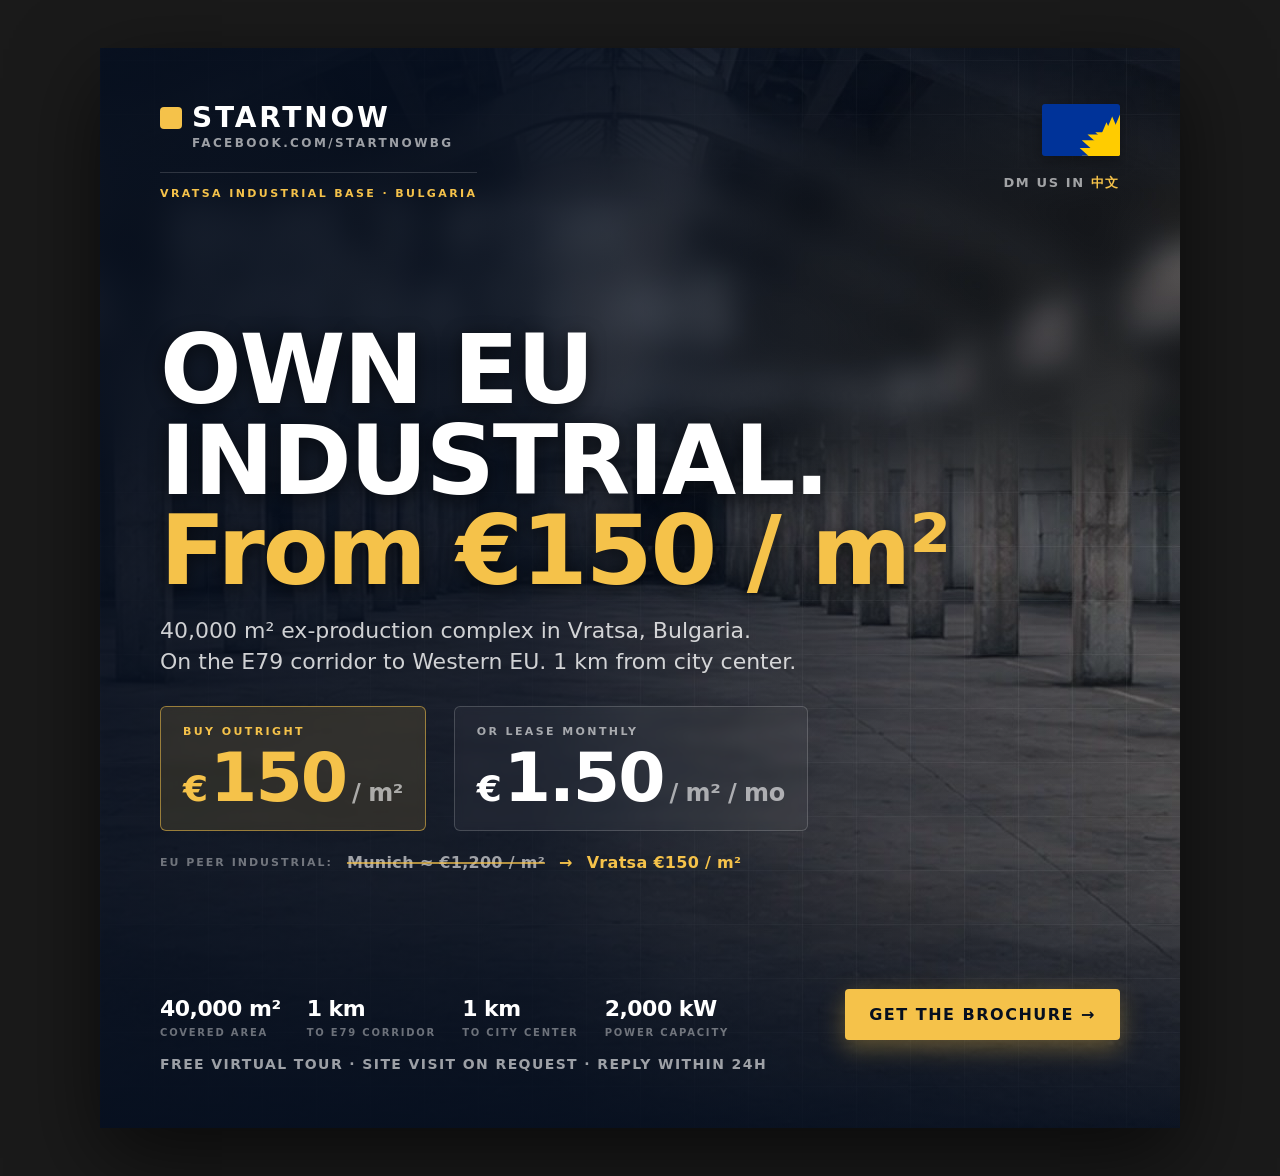
<file: banners/a1-china.html>
<!doctype html>
<html lang="en">
<head>
<meta charset="utf-8">
<title>A1 · China / HK — Vratsa Industrial Base</title>
<link rel="stylesheet" href="banner.css">
</head>
<body>
  <article class="banner square" id="banner">
    <img class="bg" src="../assets/backgrounds/interior-center-cleaned.jpg" alt="">
    <div class="mask"></div>

    <div class="content">

      <header class="brand-row">
        <div class="startnow-mark">
          <div class="wordmark">STARTNOW</div>
          <div class="handle">facebook.com/Startnowbg</div>
          <div class="property">Vratsa Industrial Base · Bulgaria</div>
        </div>
        <div style="display:flex;flex-direction:column;align-items:flex-end;gap:6px">
          <img class="eu-flag" src="_eu-flag.svg" alt="EU">
          <div class="lang-signal">DM us in <strong>中文</strong></div>
        </div>
      </header>

      <section class="hero">
        <h1 class="headline">Own EU<br>industrial.<br><em>From €150 / m²</em></h1>

        <p class="subhead">
          40,000 m² ex-production complex in Vratsa, Bulgaria.<br>
          On the E79 corridor to Western EU. 1 km from city center.
        </p>

        <div class="prices">
          <div class="price-card primary">
            <div class="label">Buy outright</div>
            <div class="figure"><span class="cur">€</span><span class="num">150</span><span class="unit">/ m²</span></div>
          </div>
          <div class="price-card">
            <div class="label">Or lease monthly</div>
            <div class="figure"><span class="cur">€</span><span class="num">1.50</span><span class="unit">/ m² / mo</span></div>
          </div>
        </div>

        <div class="comparison">
          <span class="label-tiny">EU peer industrial:</span>
          <span class="strike">Munich ≈ €1,200 / m²</span>
          <span class="arrow">→</span>
          <span class="ours">Vratsa €150 / m²</span>
        </div>
      </section>

      <footer class="footer">
        <div class="stat-row">
          <div class="stat"><span class="v">40,000 m²</span><span class="k">Covered area</span></div>
          <div class="stat"><span class="v">1 km</span><span class="k">To E79 corridor</span></div>
          <div class="stat"><span class="v">1 km</span><span class="k">To city center</span></div>
          <div class="stat"><span class="v">2,000 kW</span><span class="k">Power capacity</span></div>
        </div>
        <div class="cta">Get the brochure →</div>
      </footer>

      <div class="trust-strip">Free virtual tour · Site visit on request · Reply within 24h</div>

    </div>
  </article>
</body>
</html>
</file>
<file: banners/banner.css>
/* ===========================================================
   STARTNOW · VRATSA INDUSTRIAL BASE
   Facebook Ad Banner System — v2
   Sizes: square 1080×1080  ·  landscape 1200×628
   =========================================================== */

*, *::before, *::after { box-sizing: border-box; margin: 0; padding: 0; }

@import url('https://fonts.googleapis.com/css2?family=Inter:wght@400;500;600;700;800;900&family=Noto+Sans+SC:wght@500;700;900&family=Noto+Sans+Arabic:wght@500;700;900&family=Noto+Sans:wght@500;700;900&display=swap');

:root {
  --navy-900: #060F1F;
  --navy-800: #0A1A2F;
  --navy-700: #122339;
  --navy-600: #1B3057;
  --yellow: #F5C24A;
  --yellow-bright: #FFD43A;
  --gold:   #C9A24B;
  --white:  #FFFFFF;
  --white-80: rgba(255,255,255,0.80);
  --white-60: rgba(255,255,255,0.60);
  --white-40: rgba(255,255,255,0.40);

  --font-en: 'Inter', system-ui, sans-serif;
  --font-cn: 'Noto Sans SC', 'Inter', sans-serif;
  --font-ar: 'Noto Sans Arabic', 'Inter', sans-serif;
}

html, body {
  background: #1a1a1a;
  font-family: var(--font-en);
  color: var(--white);
  min-height: 100vh;
  display: flex;
  align-items: center;
  justify-content: center;
  padding: 24px;
}

/* ============ Banner shell ============ */
.banner {
  position: relative;
  background: var(--navy-900);
  color: var(--white);
  font-family: var(--font-en);
  overflow: hidden;
  box-shadow: 0 30px 80px rgba(0,0,0,0.6);
}
.banner.square    { width: 1080px; height: 1080px; }
.banner.landscape { width: 1200px; height: 628px; }

.banner img.bg {
  position: absolute;
  inset: 0;
  width: 100%;
  height: 100%;
  object-fit: cover;
  z-index: 0;
}

/* Lighter mask — let the property come through, but keep copy legible. */
.banner .mask {
  position: absolute;
  inset: 0;
  z-index: 1;
  background:
    /* Left panel: ~80% navy, fading to 0 at right */
    linear-gradient(90deg,
      rgba(6,15,31,0.86) 0%,
      rgba(6,15,31,0.78) 40%,
      rgba(6,15,31,0.30) 75%,
      rgba(6,15,31,0.08) 100%),
    /* Top + bottom darken for brand + footer */
    linear-gradient(180deg,
      rgba(6,15,31,0.55) 0%,
      rgba(6,15,31,0.10) 15%,
      rgba(6,15,31,0.10) 78%,
      rgba(6,15,31,0.85) 100%);
}

.banner .content {
  position: absolute;
  inset: 0;
  z-index: 5;
  display: flex;
  flex-direction: column;
}
.banner.square    .content { padding: 56px 60px; }
.banner.landscape .content { padding: 40px 48px; }

/* ============ Brand row ============ */
.brand-row {
  display: flex;
  justify-content: space-between;
  align-items: flex-start;
  gap: 24px;
}
.startnow-mark {
  display: flex;
  flex-direction: column;
  gap: 4px;
}
.startnow-mark .wordmark {
  font-family: var(--font-en);
  font-weight: 900;
  font-size: 28px;
  letter-spacing: 2.8px;
  text-transform: uppercase;
  color: var(--white);
  line-height: 1;
  display: flex;
  align-items: center;
  gap: 10px;
}
.startnow-mark .wordmark::before {
  content: '';
  display: inline-block;
  width: 22px; height: 22px;
  background: var(--yellow);
  border-radius: 4px;
  position: relative;
}
.startnow-mark .handle {
  font-size: 12px;
  letter-spacing: 2.4px;
  color: var(--white-60);
  font-weight: 600;
  text-transform: uppercase;
  margin-left: 32px;
}
.startnow-mark .property {
  font-size: 11px;
  letter-spacing: 2.4px;
  color: var(--yellow);
  font-weight: 700;
  text-transform: uppercase;
  margin-top: 18px;
  padding-top: 14px;
  border-top: 1px solid rgba(255,255,255,0.15);
  max-width: 380px;
}

/* Real EU flag — 12 stars in a circle */
.eu-flag {
  width: 78px;
  height: 52px;
  border-radius: 3px;
  overflow: hidden;
  box-shadow: 0 4px 16px rgba(0,0,0,0.35);
}

/* ============ Small language signal ============ */
.lang-signal {
  margin-top: 12px;
  font-size: 13px;
  letter-spacing: 1.6px;
  color: var(--white-60);
  font-weight: 600;
  text-transform: uppercase;
  text-align: right;
}
.lang-signal strong {
  color: var(--yellow);
  font-weight: 800;
}

/* ============ Hero ============ */
.hero {
  margin-top: 36px;
  flex: 1;
  display: flex;
  flex-direction: column;
  justify-content: center;
}

.headline {
  font-weight: 900;
  text-transform: uppercase;
  line-height: 0.94;
  letter-spacing: -2px;
  text-shadow: 0 4px 18px rgba(0,0,0,0.55);
  color: var(--white);
}
.banner.square    .headline { font-size: 96px; max-width: 880px; }
.banner.landscape .headline { font-size: 64px; max-width: 760px; }

.headline em {
  font-style: normal;
  color: var(--yellow);
  text-transform: none;   /* keep m² lowercase even inside an UPPERCASE headline */
}

.subhead {
  font-size: 22px;
  font-weight: 500;
  line-height: 1.4;
  color: var(--white-80);
  margin-top: 20px;
  max-width: 720px;
}
.banner.landscape .subhead { font-size: 18px; margin-top: 14px; max-width: 640px; }

/* ============ Price duo (buy + rent side by side) ============ */
.prices {
  display: flex;
  gap: 28px;
  align-items: stretch;
  margin-top: 28px;
}
.banner.landscape .prices { margin-top: 18px; gap: 18px; }

.price-card {
  border: 1px solid rgba(255,255,255,0.18);
  background: rgba(255,255,255,0.04);
  padding: 18px 22px;
  border-radius: 6px;
  backdrop-filter: blur(4px);
  min-width: 240px;
}
.price-card.primary {
  background: rgba(245,194,74,0.12);
  border-color: rgba(245,194,74,0.55);
}
.price-card .label {
  font-size: 11px;
  letter-spacing: 2.4px;
  color: var(--white-60);
  font-weight: 700;
  text-transform: uppercase;
}
.price-card.primary .label { color: var(--yellow); }

.price-card .figure {
  display: flex;
  align-items: baseline;
  gap: 2px;
  margin-top: 6px;
  line-height: 1;
}
.price-card .figure .cur { font-size: 36px; font-weight: 800; color: var(--white); }
.price-card.primary .figure .cur { color: var(--yellow); }
.price-card .figure .num { font-size: 68px; font-weight: 900; color: var(--white); letter-spacing: -2px; font-feature-settings: 'tnum' 1; }
.price-card.primary .figure .num { color: var(--yellow); }
.price-card .figure .unit { font-size: 24px; font-weight: 700; color: var(--white-60); margin-left: 4px; letter-spacing: -0.5px; }
.banner.landscape .price-card { padding: 12px 16px; min-width: 200px; }
.banner.landscape .price-card .figure .num { font-size: 52px; }
.banner.landscape .price-card .figure .cur { font-size: 28px; }
.banner.landscape .price-card .figure .unit { font-size: 18px; }

/* ============ Comparison anchor ============ */
.comparison {
  margin-top: 22px;
  font-size: 16px;
  font-weight: 600;
  color: var(--white-80);
  display: inline-flex;
  align-items: center;
  gap: 14px;
  flex-wrap: wrap;
  letter-spacing: 0.3px;
}
.comparison .label-tiny {
  font-size: 11px;
  letter-spacing: 2px;
  color: var(--white-40);
  font-weight: 700;
  text-transform: uppercase;
}
.comparison .strike {
  color: var(--white-60);
  text-decoration: line-through;
  text-decoration-color: rgba(245,194,74,0.7);
  text-decoration-thickness: 2px;
}
.comparison .arrow { color: var(--yellow); font-weight: 800; }
.comparison .ours  { color: var(--yellow); font-weight: 800; }

/* ============ Footer ============ */
.footer {
  margin-top: 28px;
  display: flex;
  justify-content: space-between;
  align-items: flex-end;
  gap: 24px;
}

.stat-row { display: flex; gap: 26px; flex-wrap: wrap; }
.stat .v { font-size: 22px; font-weight: 800; color: var(--white); letter-spacing: -0.5px; display: block; }
.stat .k { font-size: 10px; font-weight: 700; color: var(--white-40); letter-spacing: 1.8px; text-transform: uppercase; margin-top: 2px; }

.banner.landscape .stat-row { gap: 18px; }
.banner.landscape .stat .v { font-size: 18px; }
.banner.landscape .stat .k { font-size: 9px; }

.cta {
  background: var(--yellow);
  color: var(--navy-900);
  padding: 16px 24px;
  font-weight: 900;
  font-size: 16px;
  letter-spacing: 1.5px;
  text-transform: uppercase;
  border-radius: 4px;
  box-shadow: 0 8px 24px rgba(245,194,74,0.35);
  display: inline-flex;
  align-items: center;
  gap: 8px;
  white-space: nowrap;
}
.banner.landscape .cta { padding: 12px 20px; font-size: 14px; }

/* ============ Trust strip ============ */
.trust-strip {
  margin-top: 16px;
  font-size: 14px;
  letter-spacing: 1.4px;
  color: var(--white-60);
  font-weight: 600;
  text-transform: uppercase;
}
</file>
